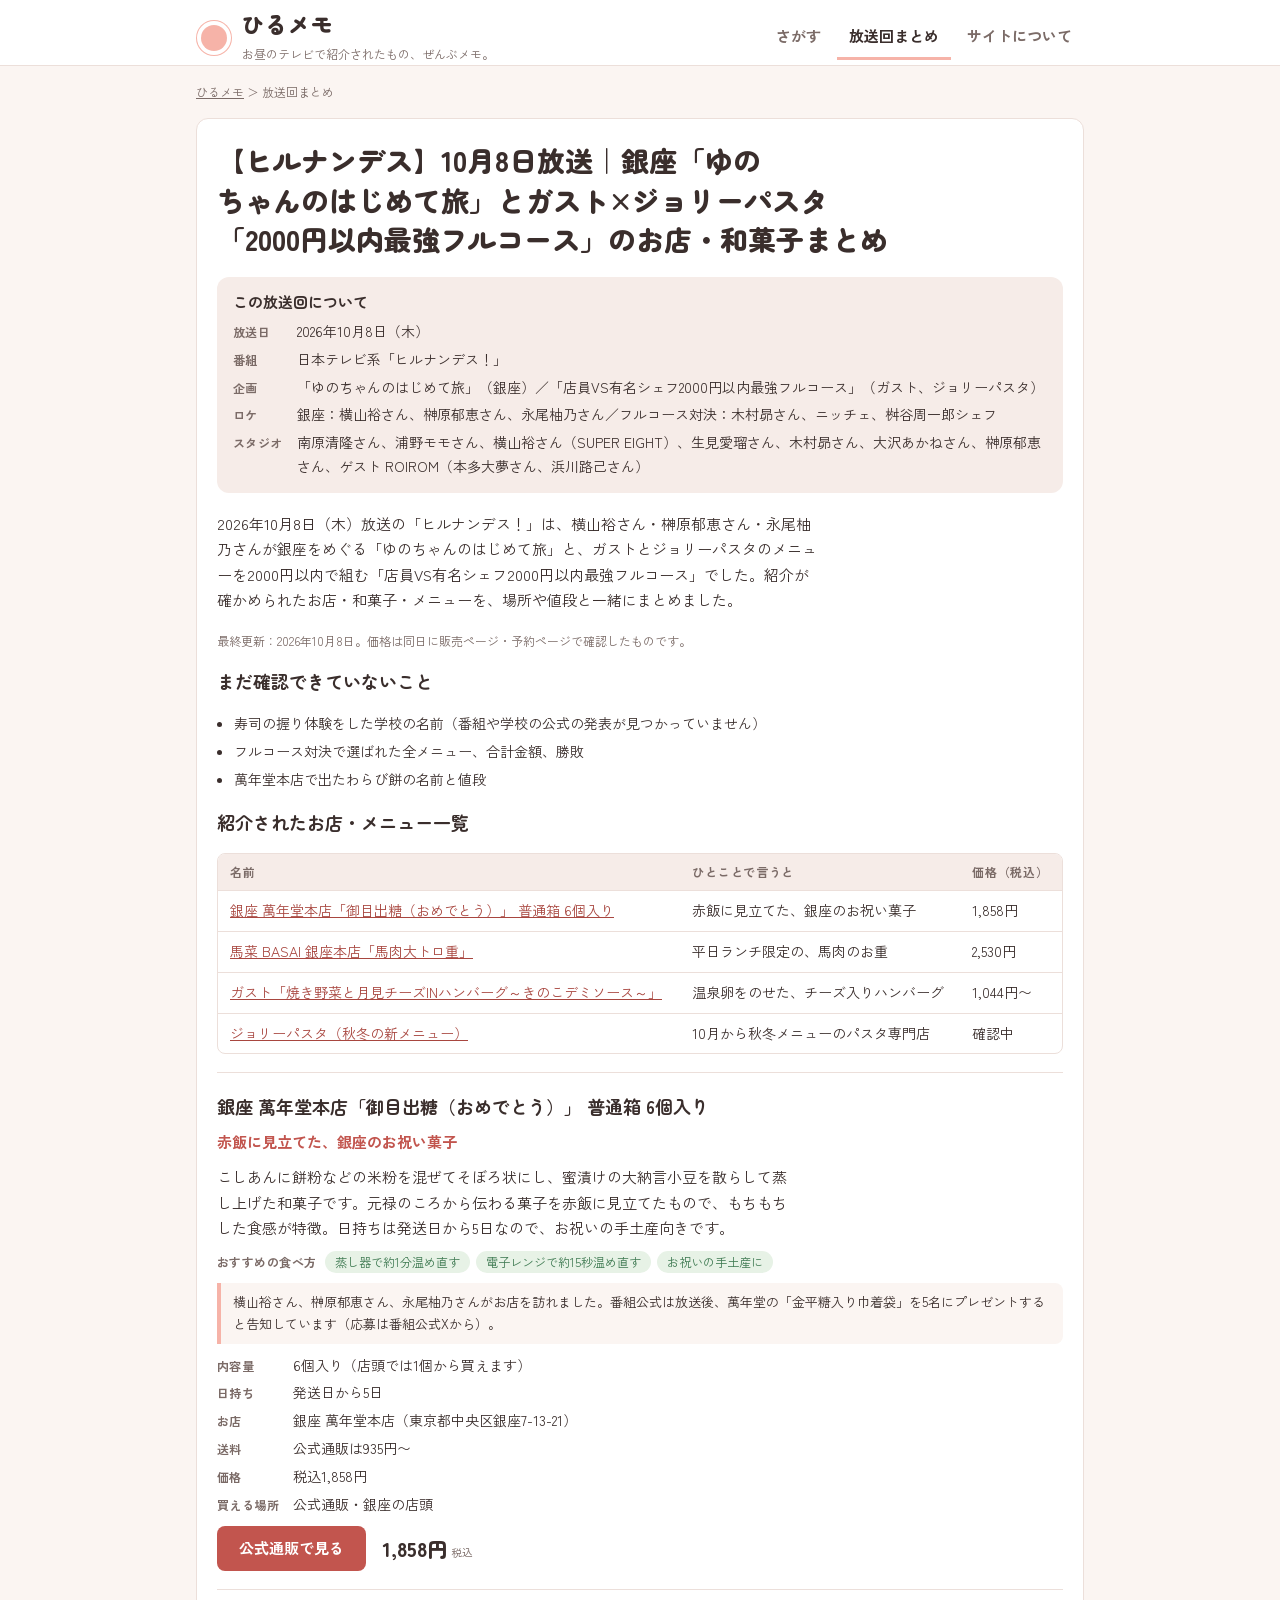
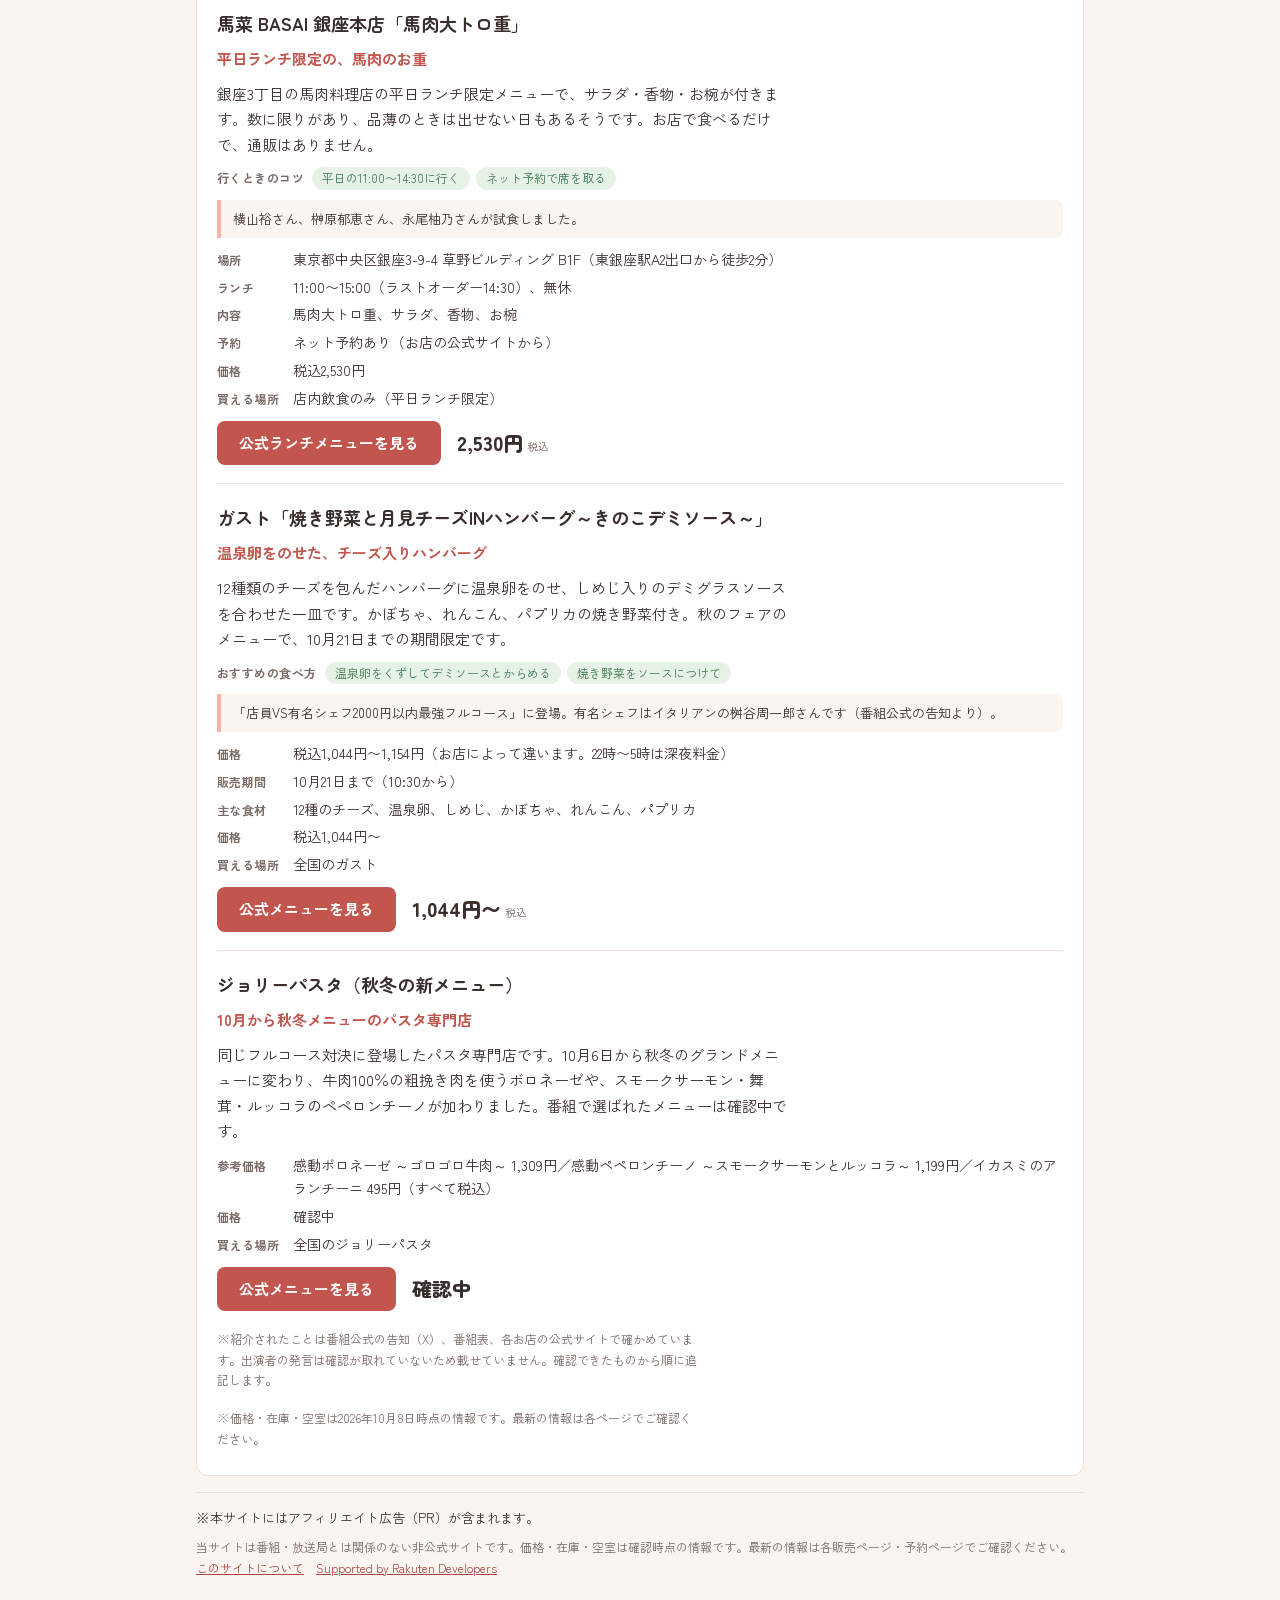
<file: site/20261008-ginza-gusto-jollypasta.html>
<!doctype html>
<html lang="ja">
<head>
<meta charset="utf-8">
<meta name="viewport" content="width=device-width,initial-scale=1">
<title>【ヒルナンデス】10月8日放送｜銀座「ゆのちゃんのはじめて旅」とガスト×ジョリーパスタ「2000円以内最強フルコース」のお店・和菓子まとめ｜ひるメモ</title>
<meta name="description" content="2026年10月8日（木）放送の「ヒルナンデス！」は、横山裕さん・榊原郁恵さん・永尾柚乃さんが銀座をめぐる「ゆのちゃんのはじめて旅」と、ガストとジョリーパスタのメニューを2000円以内で組む「店員VS有名シェフ2000円以内最強フルコース」…">
<link rel="canonical" href="https://hirumemo.com/20261008-ginza-gusto-jollypasta.html">
<meta property="og:type" content="article">
<meta property="og:site_name" content="ひるメモ">
<meta property="og:locale" content="ja_JP">
<meta property="og:title" content="【ヒルナンデス】10月8日放送｜銀座「ゆのちゃんのはじめて旅」とガスト×ジョリーパスタ「2000円以内最強フルコース」のお店・和菓子まとめ｜ひるメモ">
<meta property="og:description" content="2026年10月8日（木）放送の「ヒルナンデス！」は、横山裕さん・榊原郁恵さん・永尾柚乃さんが銀座をめぐる「ゆのちゃんのはじめて旅」と、ガストとジョリーパスタのメニューを2000円以内で組む「店員VS有名シェフ2000円以内最強フルコース」…">
<meta property="og:url" content="https://hirumemo.com/20261008-ginza-gusto-jollypasta.html">
<meta name="twitter:card" content="summary">
<meta name="twitter:title" content="【ヒルナンデス】10月8日放送｜銀座「ゆのちゃんのはじめて旅」とガスト×ジョリーパスタ「2000円以内最強フルコース」のお店・和菓子まとめ｜ひるメモ">
<meta name="twitter:description" content="2026年10月8日（木）放送の「ヒルナンデス！」は、横山裕さん・榊原郁恵さん・永尾柚乃さんが銀座をめぐる「ゆのちゃんのはじめて旅」と、ガストとジョリーパスタのメニューを2000円以内で組む「店員VS有名シェフ2000円以内最強フルコース」…">
<meta property="article:published_time" content="2026-10-08">
<meta property="article:modified_time" content="2026-10-16">
<meta name="msvalidate.01" content="BED3DDA80BBB9FC04817B4096368D5E1">
<meta name="theme-color" content="#f6a700">
<link rel="icon" href="data:image/svg+xml,%3Csvg xmlns='http://www.w3.org/2000/svg' viewBox='0 0 64 64'%3E%3Ccircle cx='32' cy='32' r='28' fill='%23f6a700'/%3E%3Ctext x='32' y='43' font-size='30' text-anchor='middle' fill='%23fff' font-family='sans-serif' font-weight='900'%3E%E3%81%B2%3C/text%3E%3C/svg%3E">
<link rel="alternate" type="application/rss+xml" title="ひるメモ 新着" href="https://hirumemo.com/feed.xml">
<script async src="https://www.googletagmanager.com/gtag/js?id=G-KXTP512PVZ"></script><script>window.dataLayer=window.dataLayer||[];function gtag(){dataLayer.push(arguments);}gtag("js",new Date());gtag("config","G-KXTP512PVZ");document.addEventListener("click",function(ev){var a=ev.target.closest&&ev.target.closest("a[href*=\"rakuten.co.jp\"]");if(a)gtag("event","affiliate_click",{link_url:a.href,link_text:(a.textContent||"").trim().slice(0,80)});});</script>
<link rel="preconnect" href="https://fonts.googleapis.com">
<link rel="preconnect" href="https://fonts.gstatic.com" crossorigin>
<link rel="stylesheet" href="https://fonts.googleapis.com/css2?family=Zen+Maru+Gothic:wght@700;900&family=Zen+Kaku+Gothic+New:wght@400;500;700&display=swap">
<style>html{color-scheme:light}body{margin:0}img{max-width:100%}
/* Single light look by choice: the page keeps its cream-and-coral palette in dark mode too. */
/* Layout: sticky masthead with two views (さがす = filterable catalogue rows, 放送回まとめ = one article per broadcast); single centered column, rows stack on phones. */
:root{
  --bg:#FBF5F2; --surface:#FFFFFF; --ink:#3A2E2C; --muted:#7B6B67; --line:#ECDFDA;
  --accent:#F6B3A8; --accent-ink:#5A1E18; --link:#A8463F; --strong:#C2554E; --strong-ink:#FFFFFF;
  --ok:#3F7A52; --ok-bg:#E7F2E6; --warn:#84590A; --warn-bg:#FFF1D6; --chip:#F6ECE8;
  --display:"Zen Maru Gothic","Hiragino Maru Gothic ProN","Hiragino Sans","Yu Gothic",sans-serif;
  --body:"Zen Kaku Gothic New","Hiragino Sans","Yu Gothic","Meiryo",sans-serif;
}
*{box-sizing:border-box}
body{background:var(--bg);color:var(--ink);font-family:var(--body);font-size:15px;line-height:1.7}
a{color:var(--link)}
button,select,input{font:inherit;color:inherit}
:focus-visible{outline:3px solid var(--link);outline-offset:2px}

.mast{position:sticky;top:env(safe-area-inset-top,0px);z-index:5;background:var(--surface);border-bottom:1px solid var(--line)}
.mast-in{max-width:920px;margin:0 auto;padding-inline:16px;padding-block:10px 0;display:flex;flex-wrap:wrap;align-items:center;gap:6px 20px}
.brand{display:flex;align-items:center;gap:10px;min-width:0}
.sun{width:26px;height:26px;margin:5px;border-radius:50%;background:var(--accent);flex:none;box-shadow:0 0 0 4px var(--surface),0 0 0 5px var(--accent)}
h1,h2,.name{word-break:auto-phrase}
.brand b{font-family:var(--display);font-weight:900;font-size:22px;letter-spacing:.04em;line-height:1.2}
.brand span{color:var(--muted);font-size:12px}
.tabs{display:flex;gap:4px;margin-left:auto}
.tab{background:none;border:0;border-bottom:3px solid transparent;padding:8px 12px 9px;cursor:pointer;font-weight:700;color:var(--muted)}
.tab[aria-selected="true"]{color:var(--ink);border-bottom-color:var(--accent)}

.wrap{max-width:920px;margin:0 auto;padding-inline:16px;padding-block:16px 48px;display:flex;flex-direction:column;gap:16px}
.demo{background:var(--warn-bg);color:var(--warn);border-radius:8px;padding:10px 14px;font-size:13px;line-height:1.6}
.demo b{font-weight:700}
.pr{color:var(--muted);font-size:12px}

h1{font-family:var(--display);font-weight:900;font-size:clamp(20px,4.6vw,28px);line-height:1.4;margin:0;text-wrap:balance}
h2{font-family:var(--display);font-weight:700;font-size:18px;line-height:1.4;margin:0;text-wrap:balance}
.lead{margin:0;color:var(--muted);max-width:40em}

.tools{display:flex;flex-direction:column;gap:12px}
.search{width:100%;padding:11px 14px;border:1px solid var(--line);border-radius:10px;background:var(--surface)}
.frow{display:flex;flex-wrap:wrap;align-items:center;gap:8px}
.flabel{font-size:12px;color:var(--muted);font-weight:700;letter-spacing:.06em;flex:none;width:5.5em}
.chip{border:1px solid var(--line);background:var(--surface);border-radius:999px;padding:5px 13px;cursor:pointer;font-size:13px;line-height:1.5}
.chip[aria-pressed="true"]{background:var(--strong);color:var(--strong-ink);border-color:var(--strong);font-weight:700}
.bar{display:flex;flex-wrap:wrap;align-items:center;justify-content:space-between;gap:8px 16px;border-top:1px solid var(--line);padding-top:12px}
.count{font-weight:700}
.count small{font-weight:400;color:var(--muted);font-size:12px;margin-left:6px}
.sort{padding:6px 10px;border:1px solid var(--line);border-radius:8px;background:var(--surface)}

.list{list-style:none;margin:0;padding:0;background:var(--surface);border:1px solid var(--line);border-radius:12px;overflow:hidden}
.item{display:grid;grid-template-columns:72px minmax(0,1fr) auto;gap:10px 16px;padding:14px 16px;border-top:1px solid var(--line);align-items:center}
.item:first-child{border-top:0}
.thumb{width:72px;aspect-ratio:1;border-radius:10px;background:var(--chip);color:var(--link);display:grid;place-items:center;flex:none;align-self:start}
.thumb svg{width:56%;height:56%}
.block-head{display:flex;gap:12px;align-items:center}
.block-head h3{min-width:0}
.item-main{min-width:0;display:flex;flex-direction:column;gap:4px}
.name{font-weight:700;font-size:16px;line-height:1.5;overflow-wrap:anywhere}
.meta{display:flex;flex-wrap:wrap;gap:2px 12px;color:var(--muted);font-size:13px}
.badges{display:flex;flex-wrap:wrap;gap:6px;margin-top:2px}
.badge{font-size:12px;line-height:1.5;padding:1px 9px;border-radius:999px;background:var(--chip);color:var(--ink)}
.badge.ok{background:var(--ok-bg);color:var(--ok)}
.badge.wait{background:var(--warn-bg);color:var(--warn)}
.item-side{display:flex;flex-direction:column;align-items:flex-end;gap:8px}
.price{font-family:var(--display);font-weight:900;font-size:20px;font-variant-numeric:tabular-nums;line-height:1.2;white-space:nowrap}
.price small{font-family:var(--body);font-weight:400;font-size:11px;color:var(--muted);margin-left:4px}
.price.none{font-family:var(--body);font-weight:500;font-size:13px;color:var(--muted)}
.acts{display:flex;flex-wrap:wrap;gap:8px;justify-content:flex-end}
.btn{display:inline-block;background:var(--accent);color:var(--accent-ink);font-weight:700;font-size:13px;text-decoration:none;border:0;border-radius:8px;padding:7px 14px;cursor:pointer;line-height:1.5}
.btn.ghost{background:none;color:var(--link);border:1px solid var(--line)}
.btn.off{background:var(--chip);color:var(--muted);cursor:default}
.empty{background:var(--surface);border:1px dashed var(--line);border-radius:12px;padding:28px 16px;text-align:center;color:var(--muted);display:flex;flex-direction:column;gap:12px;align-items:center}

.pick{display:flex;flex-wrap:wrap;align-items:center;gap:8px}
.pick label{font-size:12px;color:var(--muted);font-weight:700;letter-spacing:.06em}
.pick select{padding:8px 10px;border:1px solid var(--line);border-radius:8px;background:var(--surface);max-width:100%}
.article{background:var(--surface);border:1px solid var(--line);border-radius:12px;padding:22px 20px 26px;display:flex;flex-direction:column;gap:18px}
.article p{margin:0;max-width:40em}
.tbl{overflow-x:auto;border:1px solid var(--line);border-radius:8px}
table{border-collapse:collapse;width:100%;min-width:460px;font-size:14px}
th,td{text-align:left;padding:8px 12px;border-top:1px solid var(--line);vertical-align:top}
thead th{border-top:0;background:var(--chip);font-size:12px;letter-spacing:.06em;color:var(--muted)}
td.num{font-variant-numeric:tabular-nums;white-space:nowrap}
.block{border-top:1px solid var(--line);padding-top:16px;display:flex;flex-direction:column;gap:8px}
.block h3{font-size:16px;font-weight:700;margin:0;line-height:1.5;overflow-wrap:anywhere}
.block ul{margin:0;padding-left:1.2em}
.todo{color:var(--muted);font-style:normal;background:var(--chip);border-radius:4px;padding:0 6px}
.sample{border:1px dashed var(--line);border-radius:8px;padding:12px 14px;font-size:13px;color:var(--muted);display:flex;flex-direction:column;gap:4px}
.sample b{color:var(--ink)}
.note{font-size:12px;color:var(--muted)}
footer{color:var(--muted);font-size:12px;border-top:1px solid var(--line);padding-top:14px}

@media (max-width:600px){
  .tabs{margin-left:0;width:100%}
  .tab{flex:1}
  .item{grid-template-columns:64px minmax(0,1fr)}
  .thumb{width:64px}
  .item-side{grid-column:1/-1;flex-direction:row;align-items:center;justify-content:space-between;flex-wrap:wrap}
  .flabel{width:100%}
  .article{padding:18px 14px 22px}
}
@media (prefers-reduced-motion:no-preference){ .chip,.btn,.tab{transition:background-color .12s,color .12s,border-color .12s} }

[hidden]{display:none!important}
.crumbs{font-size:12px;color:var(--muted)}
.crumbs a{color:var(--muted)}
.mast a.brand{color:inherit;text-decoration:none}
.navlinks{display:flex;gap:4px;margin-left:auto;flex-wrap:wrap}
.navlinks a{padding:8px 12px 9px;font-weight:700;color:var(--muted);text-decoration:none;border-bottom:3px solid transparent}
.navlinks a[aria-current="page"]{color:var(--ink);border-bottom-color:var(--accent)}
.blist{list-style:none;margin:0;padding:0;display:flex;flex-direction:column;gap:8px}
.blist a{display:block;background:var(--surface);border:1px solid var(--line);border-radius:10px;padding:12px 16px;text-decoration:none;color:var(--ink);font-weight:700}
.blist small{display:block;font-weight:400;color:var(--muted);font-size:12px}
.prose{background:var(--surface);border:1px solid var(--line);border-radius:12px;padding:22px 20px;display:flex;flex-direction:column;gap:14px}
.prose p,.prose ul{margin:0;max-width:40em}

/* catalogue: photo-first cards */
.cards{list-style:none;margin:0;padding:0;display:grid;grid-template-columns:repeat(auto-fill,minmax(200px,1fr));gap:14px}
.card{background:var(--surface);border:1px solid var(--line);border-radius:14px;overflow:hidden;display:flex;flex-direction:column;min-width:0}
.ph{display:block;aspect-ratio:1;background:#fff;border-bottom:1px solid var(--line);position:relative}
.ph img{width:100%;height:100%;object-fit:contain;display:block}
.ph.none{background:var(--chip);color:var(--link);display:grid;place-items:center;text-decoration:none;text-align:center;font-size:12px;line-height:1.6}
.ph.none svg{width:38%;height:auto;display:block;margin:0 auto 6px}
.kind{position:absolute;left:8px;top:8px;background:var(--strong);color:var(--strong-ink);font-size:11px;font-weight:700;border-radius:999px;padding:1px 10px;line-height:1.7}
.card-b{padding:12px 12px 14px;display:flex;flex-direction:column;gap:6px;flex:1;min-width:0}
.ep{font-size:11px;color:var(--muted);line-height:1.5}
.card .name{font-size:14px;line-height:1.5}
.card .name a{color:inherit;text-decoration:none}
.catch{font-size:13px;line-height:1.6;color:var(--ink);margin:0}
.card .price{font-size:19px;margin-top:auto;padding-top:4px;white-space:normal}
.cond{font-size:11px;color:var(--muted);line-height:1.5}
.card .btn{text-align:center;padding:9px 10px}
.more{font-size:12px;text-align:center}

/* article */
.epbox{background:var(--chip);border-radius:12px;padding:14px 16px;display:flex;flex-direction:column;gap:8px}
.epbox h2{font-size:15px}
dl.kv{margin:0;display:grid;grid-template-columns:auto minmax(0,1fr);gap:4px 14px;font-size:14px}
dl.kv dt{color:var(--muted);font-weight:700;font-size:12px;letter-spacing:.04em;padding-top:2px;white-space:nowrap}
dl.kv dd{margin:0;min-width:0;overflow-wrap:anywhere}
.block{display:grid;grid-template-columns:300px minmax(0,1fr);gap:18px;align-items:start;padding-top:20px}
.block .ph{border:1px solid var(--line);border-radius:14px;overflow:hidden}
.block-b{display:flex;flex-direction:column;gap:10px;min-width:0}
.block h3{font-family:var(--display);font-size:18px;line-height:1.5}
.block .catch{font-weight:700;font-size:15px;color:var(--strong)}
.block p{max-width:38em}
.eat{display:flex;flex-wrap:wrap;gap:6px;align-items:center}
.eat b{font-size:12px;color:var(--muted);letter-spacing:.04em;margin-right:2px}
.eat span{background:var(--ok-bg);color:var(--ok);border-radius:999px;padding:1px 10px;font-size:12px;line-height:1.7}
.said{border-left:4px solid var(--accent);background:var(--bg);border-radius:0 8px 8px 0;padding:8px 12px;font-size:13px}
.buyrow{display:flex;flex-wrap:wrap;align-items:center;gap:10px 16px}
.btn.big{font-size:15px;padding:11px 22px;background:var(--strong);color:var(--strong-ink)}
.sub{font-weight:700;font-size:13px;color:var(--muted);letter-spacing:.04em;margin-top:4px}
.article table{min-width:0}
.block td:first-child{min-width:4.6em}
.block.nophoto{grid-template-columns:1fr}
.block{scroll-margin-top:84px}
.ph.cover img{object-fit:cover}
.kakaku{border:1px solid var(--line);border-radius:12px;padding:12px 14px;display:flex;flex-direction:column;gap:8px;background:var(--bg)}
.kakaku h4{margin:0;font-size:13px;font-weight:700;letter-spacing:.04em;color:var(--muted)}
.kakaku ul{list-style:none;margin:0;padding:0;display:flex;flex-direction:column;gap:6px}
.kakaku li{display:grid;grid-template-columns:minmax(0,1fr) auto;gap:2px 10px;align-items:center;background:var(--surface);border:1px solid var(--line);border-radius:10px;padding:8px 10px}
.kakaku li .p{grid-column:1;grid-row:1}
.kakaku li .shopnm{grid-column:1;grid-row:2}
.kakaku li a{grid-column:2;grid-row:1/3}
.kakaku .p{font-family:var(--display);font-weight:900;font-size:17px;white-space:nowrap}
.kakaku .p small{font-family:var(--body);font-weight:400;font-size:11px;color:var(--muted);margin-left:4px}
.kakaku .shopnm{font-size:12px;line-height:1.5;min-width:0;overflow-wrap:anywhere}
.kakaku .tag{display:inline-block;white-space:nowrap;font-size:11px;font-weight:700;border-radius:999px;padding:0 8px;line-height:1.7;background:var(--ok-bg);color:var(--ok);margin-right:4px}
.kakaku .tag.off{background:var(--warn-bg);color:var(--warn)}
.kakaku .tag.tv{background:var(--chip);color:var(--ink)}
.kakaku li.gone{opacity:.6}
.kakaku p{font-size:13px}
.mark{font-size:11px;font-weight:700;border-radius:6px;padding:2px 8px;line-height:1.6;align-self:flex-start}
.mark.gone{background:var(--warn-bg);color:var(--warn)}
.mark.alt{background:var(--ok-bg);color:var(--ok);text-decoration:none}
.kotsu{margin:0;padding-left:1.2em;font-size:14px;display:flex;flex-direction:column;gap:4px}
.credit{position:absolute;left:0;bottom:0;background:rgba(0,0,0,.6);color:#fff;font-size:10px;line-height:1.6;padding:1px 7px;border-radius:0 6px 0 0}
.phs{display:flex;flex-direction:column;gap:10px;min-width:0}
.block .ph.land{aspect-ratio:16/9}
.prnote{margin:0 0 8px;font-size:13px;color:var(--ink)}
/* まとめ買いリスト */
.add{border:1px solid var(--strong);background:var(--surface);color:var(--strong);font-weight:700;font-size:12px;border-radius:8px;padding:7px 8px;cursor:pointer;line-height:1.5}
.add[aria-pressed="true"]{background:var(--ok-bg);border-color:var(--ok);color:var(--ok)}
.bulk{background:var(--warn-bg);border-radius:12px;padding:14px 16px;display:flex;flex-direction:column;gap:8px}
.bulk h2{font-size:15px}
.bulk p{margin:0;font-size:14px}
.cartbar{position:fixed;left:0;right:0;bottom:0;z-index:8;background:var(--ink);color:#fff;padding:10px 16px calc(10px + env(safe-area-inset-bottom,0px));display:flex;align-items:center;justify-content:center;gap:10px 16px;flex-wrap:wrap}
.cartbar b{font-family:var(--display);font-size:16px}
.cartbar .btn{background:var(--accent);color:var(--accent-ink)}
body.hascart{padding-bottom:76px}
.cartpanel{position:fixed;inset:0;z-index:9;background:rgba(58,46,44,.45);display:flex;align-items:flex-end;justify-content:center}
.cartsheet{background:var(--surface);width:100%;max-width:560px;max-height:86vh;overflow:auto;border-radius:16px 16px 0 0;padding:18px 16px calc(18px + env(safe-area-inset-bottom,0px));display:flex;flex-direction:column;gap:12px}
.carthead{display:flex;align-items:center;justify-content:space-between;gap:12px}
.cartsheet p{margin:0;font-size:13px}
.cartlist{list-style:none;margin:0;padding:0;display:flex;flex-direction:column}
.cartlist li{display:grid;grid-template-columns:64px minmax(0,1fr) auto;gap:10px;align-items:center;padding:10px 0;border-top:1px solid var(--line)}
.cartlist img{width:64px;height:64px;object-fit:contain;border:1px solid var(--line);border-radius:8px;background:#fff}
.cartlist .nm{font-size:13px;font-weight:700;line-height:1.5}
.cartlist .pr2{font-size:13px;color:var(--muted)}
.cartlist .ops{display:flex;flex-direction:column;gap:6px;align-items:stretch;text-align:center}
.cartlist .seen{font-size:11px;color:var(--ok)}
.x{background:none;border:0;color:var(--muted);font-size:12px;text-decoration:underline;cursor:pointer;padding:2px}
.carttotal{display:flex;justify-content:space-between;align-items:baseline;border-top:2px solid var(--ink);padding-top:10px;font-weight:700}
@media (max-width:720px){.block{grid-template-columns:1fr}.block .ph{max-width:340px;width:100%;margin:0 auto}}
@media (max-width:600px){
  .navlinks{margin-left:0;width:100%}.navlinks a{flex:1;text-align:center;white-space:nowrap;font-size:14px;padding-inline:4px}
  .cards{grid-template-columns:repeat(2,minmax(0,1fr));gap:10px}
  .card-b{padding:10px 10px 12px}
  .card .price{font-size:17px}
}
</style>
</head>
<body>
<header class="mast"><div class="mast-in">
<a class="brand" href="./"><div class="sun" aria-hidden="true"></div><div><b>ひるメモ</b><br><span>お昼のテレビで紹介されたもの、ぜんぶメモ。</span></div></a>
<nav class="navlinks" aria-label="メニュー"><a href="./">さがす</a><a href="./#kai" aria-current="page">放送回まとめ</a><a href="about.html">サイトについて</a></nav>
</div></header>
<div class="wrap">
<main style="display:flex;flex-direction:column;gap:16px">
<div class="crumbs"><a href="./">ひるメモ</a> ＞ 放送回まとめ</div>
<article class="article">
<h1>【ヒルナンデス】10月8日放送｜銀座「ゆのちゃんのはじめて旅」とガスト×ジョリーパスタ「2000円以内最強フルコース」のお店・和菓子まとめ</h1>
<div class="epbox"><h2>この放送回について</h2><dl class="kv"><dt>放送日</dt><dd>2026年10月8日（木）</dd><dt>番組</dt><dd>日本テレビ系「ヒルナンデス！」</dd><dt>企画</dt><dd>「ゆのちゃんのはじめて旅」（銀座）／「店員VS有名シェフ2000円以内最強フルコース」（ガスト、ジョリーパスタ）</dd><dt>ロケ</dt><dd>銀座：横山裕さん、榊原郁恵さん、永尾柚乃さん／フルコース対決：木村昴さん、ニッチェ、桝谷周一郎シェフ</dd><dt>スタジオ</dt><dd>南原清隆さん、浦野モモさん、横山裕さん（SUPER EIGHT）、生見愛瑠さん、木村昴さん、大沢あかねさん、榊原郁恵さん、ゲスト ROIROM（本多大夢さん、浜川路己さん）</dd></dl></div>
<p>2026年10月8日（木）放送の「ヒルナンデス！」は、横山裕さん・榊原郁恵さん・永尾柚乃さんが銀座をめぐる「ゆのちゃんのはじめて旅」と、ガストとジョリーパスタのメニューを2000円以内で組む「店員VS有名シェフ2000円以内最強フルコース」でした。紹介が確かめられたお店・和菓子・メニューを、場所や値段と一緒にまとめました。</p>
<p class="note">最終更新：2026年10月8日。価格は同日に販売ページ・予約ページで確認したものです。</p>
<h2>まだ確認できていないこと</h2><ul class="kotsu"><li>寿司の握り体験をした学校の名前（番組や学校の公式の発表が見つかっていません）</li><li>フルコース対決で選ばれた全メニュー、合計金額、勝敗</li><li>萬年堂本店で出たわらび餅の名前と値段</li></ul>

<h2>紹介されたお店・メニュー一覧</h2><div class="tbl"><table><thead><tr><th>名前</th><th>ひとことで言うと</th><th>価格（税込）</th></tr></thead><tbody><tr><td><a href="#i1">銀座 萬年堂本店「御目出糖（おめでとう）」 普通箱 6個入り</a></td><td>赤飯に見立てた、銀座のお祝い菓子</td><td class="num">1,858円</td></tr><tr><td><a href="#i2">馬菜 BASAI 銀座本店「馬肉大トロ重」</a></td><td>平日ランチ限定の、馬肉のお重</td><td class="num">2,530円</td></tr><tr><td><a href="#i3">ガスト「焼き野菜と月見チーズINハンバーグ～きのこデミソース～」</a></td><td>温泉卵をのせた、チーズ入りハンバーグ</td><td class="num">1,044円〜</td></tr><tr><td><a href="#i4">ジョリーパスタ（秋冬の新メニュー）</a></td><td>10月から秋冬メニューのパスタ専門店</td><td class="num">確認中</td></tr></tbody></table></div>
<section class="block nophoto" id="i1">
<div class="block-b"><h3>銀座 萬年堂本店「御目出糖（おめでとう）」 普通箱 6個入り</h3>
<p class="catch">赤飯に見立てた、銀座のお祝い菓子</p>
<p>こしあんに餅粉などの米粉を混ぜてそぼろ状にし、蜜漬けの大納言小豆を散らして蒸し上げた和菓子です。元禄のころから伝わる菓子を赤飯に見立てたもので、もちもちした食感が特徴。日持ちは発送日から5日なので、お祝いの手土産向きです。</p>
<div class="eat"><b>おすすめの食べ方</b><span>蒸し器で約1分温め直す</span><span>電子レンジで約15秒温め直す</span><span>お祝いの手土産に</span></div><div class="said">横山裕さん、榊原郁恵さん、永尾柚乃さんがお店を訪れました。番組公式は放送後、萬年堂の「金平糖入り巾着袋」を5名にプレゼントすると告知しています（応募は番組公式Xから）。</div>
<dl class="kv"><dt>内容量</dt><dd>6個入り（店頭では1個から買えます）</dd><dt>日持ち</dt><dd>発送日から5日</dd><dt>お店</dt><dd>銀座 萬年堂本店（東京都中央区銀座7-13-21）</dd><dt>送料</dt><dd>公式通販は935円〜</dd><dt>価格</dt><dd>税込1,858円</dd><dt>買える場所</dt><dd>公式通販・銀座の店頭</dd></dl>


<div class="buyrow"><a class="btn big" href="https://ginmannendou.shop24.makeshop.jp/shopdetail/000000000001/ct7/page1/price/" target="_blank" rel="noopener">公式通販で見る</a><span class="price">1,858円<small>税込</small></span></div></div></section><section class="block nophoto" id="i2">
<div class="block-b"><h3>馬菜 BASAI 銀座本店「馬肉大トロ重」</h3>
<p class="catch">平日ランチ限定の、馬肉のお重</p>
<p>銀座3丁目の馬肉料理店の平日ランチ限定メニューで、サラダ・香物・お椀が付きます。数に限りがあり、品薄のときは出せない日もあるそうです。お店で食べるだけで、通販はありません。</p>
<div class="eat"><b>行くときのコツ</b><span>平日の11:00〜14:30に行く</span><span>ネット予約で席を取る</span></div><div class="said">横山裕さん、榊原郁恵さん、永尾柚乃さんが試食しました。</div>
<dl class="kv"><dt>場所</dt><dd>東京都中央区銀座3-9-4 草野ビルディング B1F（東銀座駅A2出口から徒歩2分）</dd><dt>ランチ</dt><dd>11:00〜15:00（ラストオーダー14:30）、無休</dd><dt>内容</dt><dd>馬肉大トロ重、サラダ、香物、お椀</dd><dt>予約</dt><dd>ネット予約あり（お店の公式サイトから）</dd><dt>価格</dt><dd>税込2,530円</dd><dt>買える場所</dt><dd>店内飲食のみ（平日ランチ限定）</dd></dl>


<div class="buyrow"><a class="btn big" href="https://basai-ginza.com/lunch/" target="_blank" rel="noopener">公式ランチメニューを見る</a><span class="price">2,530円<small>税込</small></span></div></div></section><section class="block nophoto" id="i3">
<div class="block-b"><h3>ガスト「焼き野菜と月見チーズINハンバーグ～きのこデミソース～」</h3>
<p class="catch">温泉卵をのせた、チーズ入りハンバーグ</p>
<p>12種類のチーズを包んだハンバーグに温泉卵をのせ、しめじ入りのデミグラスソースを合わせた一皿です。かぼちゃ、れんこん、パプリカの焼き野菜付き。秋のフェアのメニューで、10月21日までの期間限定です。</p>
<div class="eat"><b>おすすめの食べ方</b><span>温泉卵をくずしてデミソースとからめる</span><span>焼き野菜をソースにつけて</span></div><div class="said">「店員VS有名シェフ2000円以内最強フルコース」に登場。有名シェフはイタリアンの桝谷周一郎さんです（番組公式の告知より）。</div>
<dl class="kv"><dt>価格</dt><dd>税込1,044円〜1,154円（お店によって違います。22時〜5時は深夜料金）</dd><dt>販売期間</dt><dd>10月21日まで（10:30から）</dd><dt>主な食材</dt><dd>12種のチーズ、温泉卵、しめじ、かぼちゃ、れんこん、パプリカ</dd><dt>価格</dt><dd>税込1,044円〜</dd><dt>買える場所</dt><dd>全国のガスト</dd></dl>


<div class="buyrow"><a class="btn big" href="https://www.skylark.co.jp/gusto/menu/fair3/index.html" target="_blank" rel="noopener">公式メニューを見る</a><span class="price">1,044円〜<small>税込</small></span></div></div></section><section class="block nophoto" id="i4">
<div class="block-b"><h3>ジョリーパスタ（秋冬の新メニュー）</h3>
<p class="catch">10月から秋冬メニューのパスタ専門店</p>
<p>同じフルコース対決に登場したパスタ専門店です。10月6日から秋冬のグランドメニューに変わり、牛肉100％の粗挽き肉を使うボロネーゼや、スモークサーモン・舞茸・ルッコラのペペロンチーノが加わりました。番組で選ばれたメニューは確認中です。</p>

<dl class="kv"><dt>参考価格</dt><dd>感動ボロネーゼ ～ゴロゴロ牛肉～ 1,309円／感動ペペロンチーノ ～スモークサーモンとルッコラ～ 1,199円／イカスミのアランチーニ 495円（すべて税込）</dd><dt>価格</dt><dd>確認中</dd><dt>買える場所</dt><dd>全国のジョリーパスタ</dd></dl>


<div class="buyrow"><a class="btn big" href="https://www.jolly-pasta.co.jp/menu/" target="_blank" rel="noopener">公式メニューを見る</a><span class="price">確認中<small></small></span></div></div></section>
<p class="note">※紹介されたことは番組公式の告知（X）、番組表、各お店の公式サイトで確かめています。出演者の発言は確認が取れていないため載せていません。確認できたものから順に追記します。</p>
<p class="note">※価格・在庫・空室は2026年10月8日時点の情報です。最新の情報は各ページでご確認ください。</p>
</article></main><script type="application/ld+json">{"@context": "https://schema.org", "@graph": [{"@type": "Article", "headline": "【ヒルナンデス】10月8日放送｜銀座「ゆのちゃんのはじめて旅」とガスト×ジョリーパスタ「2000円以内最強フルコース」のお店・和菓子まとめ", "datePublished": "2026-10-08", "dateModified": "2026-10-16", "inLanguage": "ja", "mainEntityOfPage": "https://hirumemo.com/20261008-ginza-gusto-jollypasta.html", "author": {"@type": "Organization", "name": "ひるメモ", "url": "https://hirumemo.com/"}, "publisher": {"@type": "Organization", "name": "ひるメモ", "url": "https://hirumemo.com/"}}, {"@type": "BreadcrumbList", "itemListElement": [{"@type": "ListItem", "position": 1, "name": "ひるメモ", "item": "https://hirumemo.com/"}, {"@type": "ListItem", "position": 2, "name": "【ヒルナンデス】10月8日放送｜銀座「ゆのちゃんのはじめて旅」とガスト×ジョリーパスタ「2000円以内最強フルコース」の", "item": "https://hirumemo.com/20261008-ginza-gusto-jollypasta.html"}]}, {"@type": "ItemList", "name": "紹介されたお店・メニュー一覧", "itemListElement": [{"@type": "ListItem", "position": 1, "name": "銀座 萬年堂本店「御目出糖（おめでとう）」 普通箱 6個入り", "url": "https://hirumemo.com/20261008-ginza-gusto-jollypasta.html#i1"}, {"@type": "ListItem", "position": 2, "name": "馬菜 BASAI 銀座本店「馬肉大トロ重」", "url": "https://hirumemo.com/20261008-ginza-gusto-jollypasta.html#i2"}, {"@type": "ListItem", "position": 3, "name": "ガスト「焼き野菜と月見チーズINハンバーグ～きのこデミソース～」", "url": "https://hirumemo.com/20261008-ginza-gusto-jollypasta.html#i3"}, {"@type": "ListItem", "position": 4, "name": "ジョリーパスタ（秋冬の新メニュー）", "url": "https://hirumemo.com/20261008-ginza-gusto-jollypasta.html#i4"}]}]}</script>
<footer><p class="prnote">※本サイトにはアフィリエイト広告（PR）が含まれます。</p>当サイトは番組・放送局とは関係のない非公式サイトです。価格・在庫・空室は確認時点の情報です。最新の情報は各販売ページ・予約ページでご確認ください。<br><a href="about.html">このサイトについて</a>　<a href="https://developers.rakuten.com/" target="_blank" rel="noopener">Supported by Rakuten Developers</a></footer>
</div>
<script>
(function(){
  var SHOPS={"AKOMEYA TOKYO": {"label": "AKOMEYA TOKYO 楽天市場店", "url": "https://hb.afl.rakuten.co.jp/hgc/584a3b37.2a4108aa.584a3b38.a1b9d8be/?pc=https%3A%2F%2Fwww.rakuten.co.jp%2Fakomeyatokyo%2Fcontents%2Fmedia%2F20250919%2F&link_type=text&ut=eyJwYWdlIjoidXJsIiwidHlwZSI6InRleHQiLCJjb2wiOjF9", "ship": "送料の目安：宅配便 710円（北海道 1,420円・沖縄 2,130円）、メール便対応の商品は 250円。2026年10月8日確認。"}}, KEY='hirumemo-list', L=[], seen={};
  try{ L=JSON.parse(localStorage.getItem(KEY)||'[]')||[]; }catch(e){ L=[]; }
  function save(){ try{ localStorage.setItem(KEY,JSON.stringify(L)); }catch(e){} }
  function yen(n){ return Number(n).toLocaleString('ja-JP')+'円'; }
  function has(id){ return L.some(function(x){return x.id===id}); }
  function esc(s){ var d=document.createElement('div'); d.textContent=s; return d.innerHTML; }
  var bar=document.createElement('div'); bar.className='cartbar'; bar.hidden=true;
  var panel=document.createElement('div'); panel.className='cartpanel'; panel.hidden=true;
  document.body.appendChild(bar); document.body.appendChild(panel);
  function draw(){
    Array.prototype.forEach.call(document.querySelectorAll('.add'),function(b){
      var on=has(b.dataset.id); b.setAttribute('aria-pressed',String(on)); b.textContent=on?'✓ リストに入れました':'＋ まとめ買いリストへ';
    });
    var total=L.reduce(function(a,x){return a+Number(x.price)},0);
    bar.hidden=L.length===0; document.body.classList.toggle('hascart',L.length>0);
    bar.innerHTML='<span>まとめ買いリスト <b>'+L.length+'品</b>　合計 <b>'+yen(total)+'</b><small>（税込・送料別）</small></span><button class="btn" type="button" data-act="open">リストを見て買う</button>';
    if(L.length===0){ panel.hidden=true; return; }
    var shops={}; L.forEach(function(x){ (shops[x.shop]=shops[x.shop]||[]).push(x); });
    var h='<div class="cartsheet" role="dialog" aria-label="まとめ買いリスト"><div class="carthead"><h2>まとめ買いリスト</h2><button class="btn ghost" type="button" data-act="close">とじる</button></div>';
    Object.keys(shops).forEach(function(k){
      var s=SHOPS[k]||{label:k};
      h+='<p><b>'+esc(s.label)+'</b>の商品です。上から順に「楽天市場で見る」を押して買い物かごに入れていくと、1回の注文にまとめられます。</p>'+(s.ship?'<p class="note">'+esc(s.ship)+'</p>':'')+'<ul class="cartlist">';
      shops[k].forEach(function(x){
        h+='<li><img src="'+esc(x.img)+'" alt="" width="64" height="64" loading="lazy"><div><div class="nm">'+esc(x.name)+'</div><div class="pr2">'+yen(x.price)+'（税込）</div></div><div class="ops"><a class="btn" href="'+esc(x.url)+'" target="_blank" rel="nofollow sponsored noopener" data-seen="'+esc(x.id)+'">楽天市場で見る</a>'+(seen[x.id]?'<span class="seen">✓ 開きました</span>':'')+'<button class="x" type="button" data-rm="'+esc(x.id)+'">リストから外す</button></div></li>';
      });
      h+='</ul>'+(s.url?'<div><a class="btn ghost" href="'+esc(s.url)+'" target="_blank" rel="nofollow sponsored noopener">お店の紹介商品ページでまとめて選ぶ</a></div>':'');
    });
    h+='<div class="carttotal"><span>合計（'+L.length+'品）</span><span>'+yen(total)+'<small>（税込・送料別）</small></span></div><p class="note">価格は確認時点のものです。最新の価格と送料は楽天市場の注文画面でご確認ください。</p></div>';
    panel.innerHTML=h;
  }
  document.addEventListener('click',function(ev){
    var t=ev.target, b=t.closest('.add');
    if(b){ var id=b.dataset.id; if(has(id)) L=L.filter(function(x){return x.id!==id}); else L.push({id:id,shop:b.dataset.shop,name:b.dataset.name,price:Number(b.dataset.price),url:b.dataset.url,img:b.dataset.img}); save(); draw(); return; }
    if(t.closest('[data-act="open"]')){ panel.hidden=false; return; }
    if(t.closest('[data-act="close"]')||t===panel){ panel.hidden=true; return; }
    var r=t.closest('[data-rm]'); if(r){ L=L.filter(function(x){return x.id!==r.dataset.rm}); save(); draw(); return; }
    var s=t.closest('[data-seen]'); if(s){ seen[s.dataset.seen]=1; setTimeout(draw,300); }
  });
  document.addEventListener('keydown',function(ev){ if(ev.key==='Escape') panel.hidden=true; });
  draw();
})();
</script>
</body>
</html>
</file>
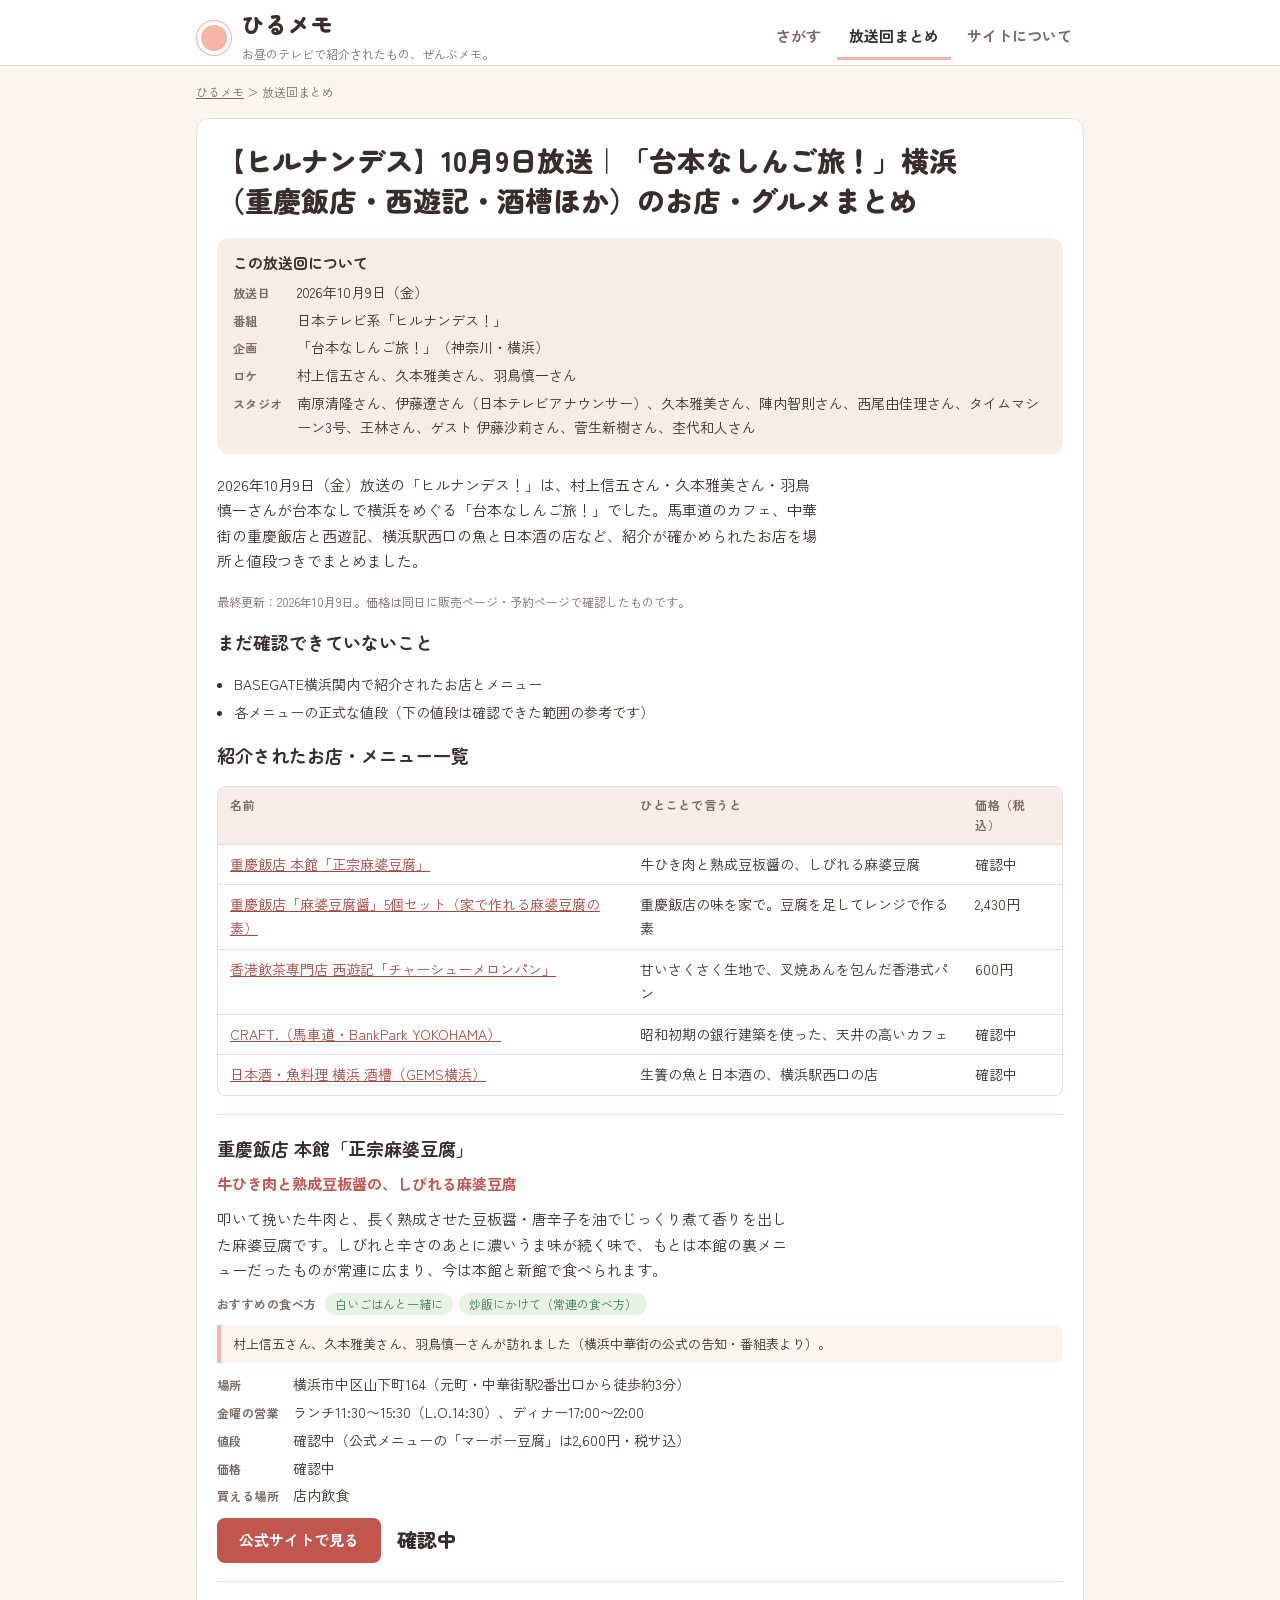
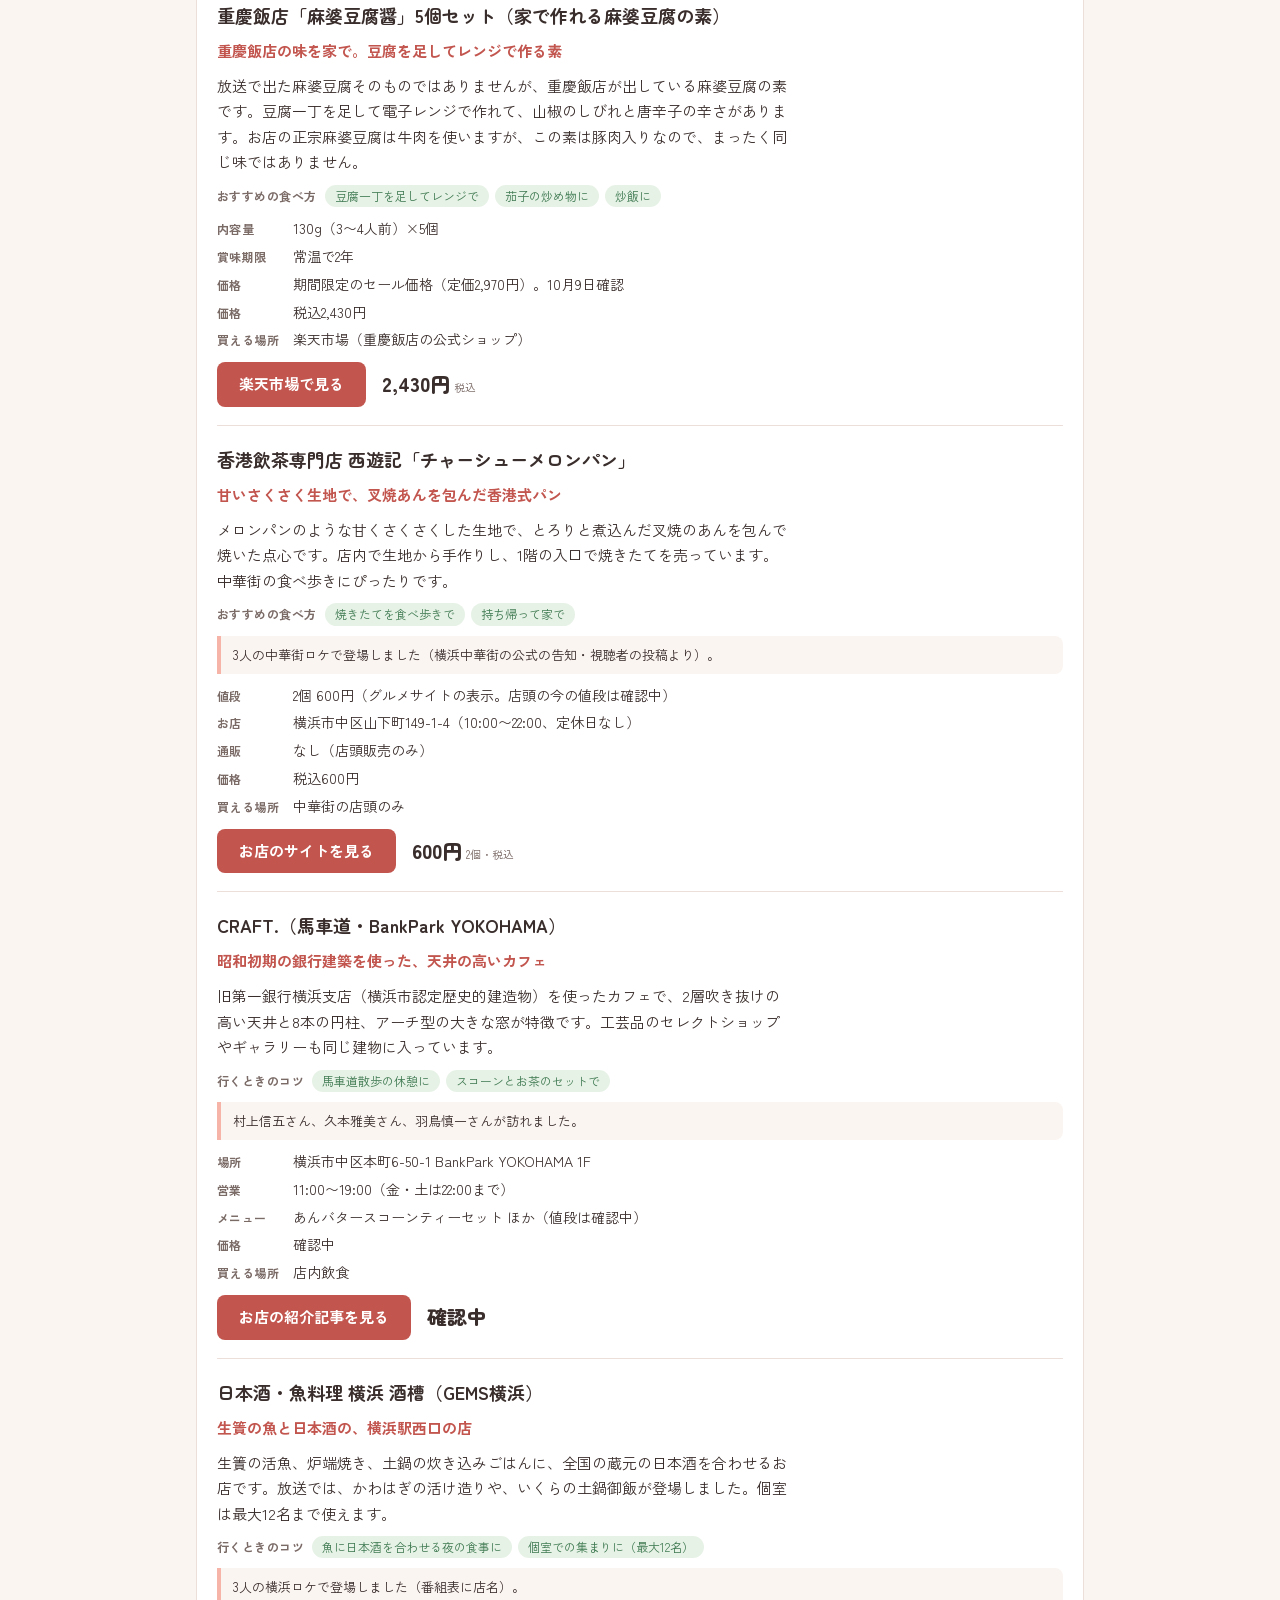
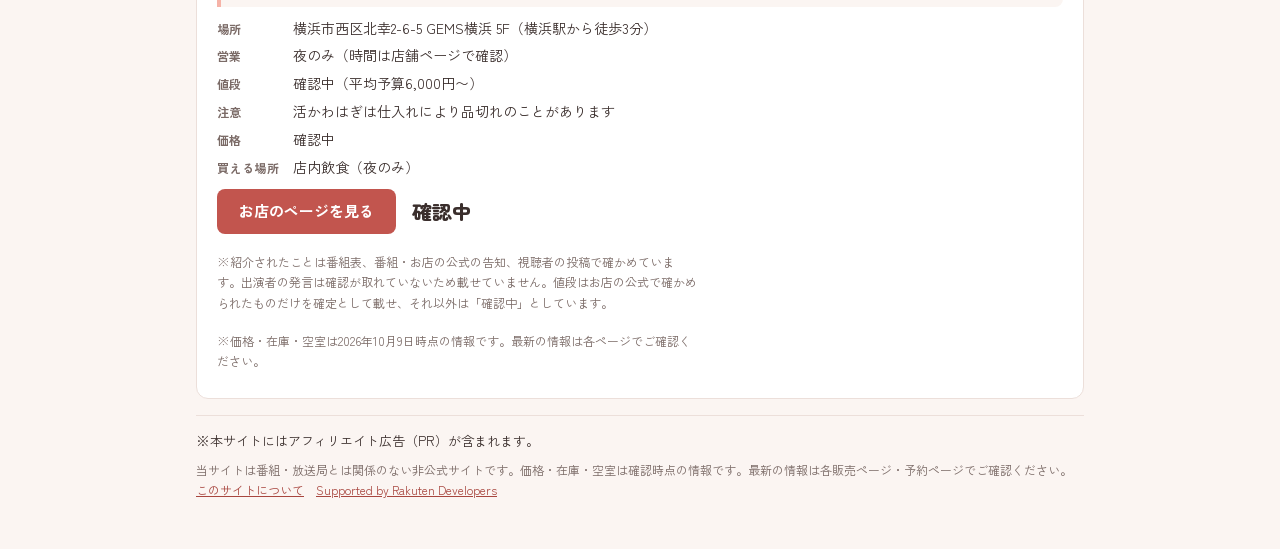
<file: site/20261009-yokohama-shingo.html>
<!doctype html>
<html lang="ja">
<head>
<meta charset="utf-8">
<meta name="viewport" content="width=device-width,initial-scale=1">
<title>【ヒルナンデス】10月9日放送｜「台本なしんご旅！」横浜（重慶飯店・西遊記・酒槽ほか）のお店・グルメまとめ｜ひるメモ</title>
<meta name="description" content="2026年10月9日（金）放送の「ヒルナンデス！」は、村上信五さん・久本雅美さん・羽鳥慎一さんが台本なしで横浜をめぐる「台本なしんご旅！」でした。">
<link rel="canonical" href="https://hirumemo.com/20261009-yokohama-shingo.html">
<meta property="og:type" content="article">
<meta property="og:site_name" content="ひるメモ">
<meta property="og:locale" content="ja_JP">
<meta property="og:title" content="【ヒルナンデス】10月9日放送｜「台本なしんご旅！」横浜（重慶飯店・西遊記・酒槽ほか）のお店・グルメまとめ｜ひるメモ">
<meta property="og:description" content="2026年10月9日（金）放送の「ヒルナンデス！」は、村上信五さん・久本雅美さん・羽鳥慎一さんが台本なしで横浜をめぐる「台本なしんご旅！」でした。">
<meta property="og:url" content="https://hirumemo.com/20261009-yokohama-shingo.html">
<meta name="twitter:card" content="summary">
<meta name="twitter:title" content="【ヒルナンデス】10月9日放送｜「台本なしんご旅！」横浜（重慶飯店・西遊記・酒槽ほか）のお店・グルメまとめ｜ひるメモ">
<meta name="twitter:description" content="2026年10月9日（金）放送の「ヒルナンデス！」は、村上信五さん・久本雅美さん・羽鳥慎一さんが台本なしで横浜をめぐる「台本なしんご旅！」でした。">
<meta property="article:published_time" content="2026-10-09">
<meta property="article:modified_time" content="2026-10-16">
<meta name="msvalidate.01" content="BED3DDA80BBB9FC04817B4096368D5E1">
<meta name="theme-color" content="#f6a700">
<link rel="icon" href="data:image/svg+xml,%3Csvg xmlns='http://www.w3.org/2000/svg' viewBox='0 0 64 64'%3E%3Ccircle cx='32' cy='32' r='28' fill='%23f6a700'/%3E%3Ctext x='32' y='43' font-size='30' text-anchor='middle' fill='%23fff' font-family='sans-serif' font-weight='900'%3E%E3%81%B2%3C/text%3E%3C/svg%3E">
<link rel="alternate" type="application/rss+xml" title="ひるメモ 新着" href="https://hirumemo.com/feed.xml">
<script async src="https://www.googletagmanager.com/gtag/js?id=G-KXTP512PVZ"></script><script>window.dataLayer=window.dataLayer||[];function gtag(){dataLayer.push(arguments);}gtag("js",new Date());gtag("config","G-KXTP512PVZ");document.addEventListener("click",function(ev){var a=ev.target.closest&&ev.target.closest("a[href*=\"rakuten.co.jp\"]");if(a)gtag("event","affiliate_click",{link_url:a.href,link_text:(a.textContent||"").trim().slice(0,80)});});</script>
<link rel="preconnect" href="https://fonts.googleapis.com">
<link rel="preconnect" href="https://fonts.gstatic.com" crossorigin>
<link rel="stylesheet" href="https://fonts.googleapis.com/css2?family=Zen+Maru+Gothic:wght@700;900&family=Zen+Kaku+Gothic+New:wght@400;500;700&display=swap">
<style>html{color-scheme:light}body{margin:0}img{max-width:100%}
/* Single light look by choice: the page keeps its cream-and-coral palette in dark mode too. */
/* Layout: sticky masthead with two views (さがす = filterable catalogue rows, 放送回まとめ = one article per broadcast); single centered column, rows stack on phones. */
:root{
  --bg:#FBF5F2; --surface:#FFFFFF; --ink:#3A2E2C; --muted:#7B6B67; --line:#ECDFDA;
  --accent:#F6B3A8; --accent-ink:#5A1E18; --link:#A8463F; --strong:#C2554E; --strong-ink:#FFFFFF;
  --ok:#3F7A52; --ok-bg:#E7F2E6; --warn:#84590A; --warn-bg:#FFF1D6; --chip:#F6ECE8;
  --display:"Zen Maru Gothic","Hiragino Maru Gothic ProN","Hiragino Sans","Yu Gothic",sans-serif;
  --body:"Zen Kaku Gothic New","Hiragino Sans","Yu Gothic","Meiryo",sans-serif;
}
*{box-sizing:border-box}
body{background:var(--bg);color:var(--ink);font-family:var(--body);font-size:15px;line-height:1.7}
a{color:var(--link)}
button,select,input{font:inherit;color:inherit}
:focus-visible{outline:3px solid var(--link);outline-offset:2px}

.mast{position:sticky;top:env(safe-area-inset-top,0px);z-index:5;background:var(--surface);border-bottom:1px solid var(--line)}
.mast-in{max-width:920px;margin:0 auto;padding-inline:16px;padding-block:10px 0;display:flex;flex-wrap:wrap;align-items:center;gap:6px 20px}
.brand{display:flex;align-items:center;gap:10px;min-width:0}
.sun{width:26px;height:26px;margin:5px;border-radius:50%;background:var(--accent);flex:none;box-shadow:0 0 0 4px var(--surface),0 0 0 5px var(--accent)}
h1,h2,.name{word-break:auto-phrase}
.brand b{font-family:var(--display);font-weight:900;font-size:22px;letter-spacing:.04em;line-height:1.2}
.brand span{color:var(--muted);font-size:12px}
.tabs{display:flex;gap:4px;margin-left:auto}
.tab{background:none;border:0;border-bottom:3px solid transparent;padding:8px 12px 9px;cursor:pointer;font-weight:700;color:var(--muted)}
.tab[aria-selected="true"]{color:var(--ink);border-bottom-color:var(--accent)}

.wrap{max-width:920px;margin:0 auto;padding-inline:16px;padding-block:16px 48px;display:flex;flex-direction:column;gap:16px}
.demo{background:var(--warn-bg);color:var(--warn);border-radius:8px;padding:10px 14px;font-size:13px;line-height:1.6}
.demo b{font-weight:700}
.pr{color:var(--muted);font-size:12px}

h1{font-family:var(--display);font-weight:900;font-size:clamp(20px,4.6vw,28px);line-height:1.4;margin:0;text-wrap:balance}
h2{font-family:var(--display);font-weight:700;font-size:18px;line-height:1.4;margin:0;text-wrap:balance}
.lead{margin:0;color:var(--muted);max-width:40em}

.tools{display:flex;flex-direction:column;gap:12px}
.search{width:100%;padding:11px 14px;border:1px solid var(--line);border-radius:10px;background:var(--surface)}
.frow{display:flex;flex-wrap:wrap;align-items:center;gap:8px}
.flabel{font-size:12px;color:var(--muted);font-weight:700;letter-spacing:.06em;flex:none;width:5.5em}
.chip{border:1px solid var(--line);background:var(--surface);border-radius:999px;padding:5px 13px;cursor:pointer;font-size:13px;line-height:1.5}
.chip[aria-pressed="true"]{background:var(--strong);color:var(--strong-ink);border-color:var(--strong);font-weight:700}
.bar{display:flex;flex-wrap:wrap;align-items:center;justify-content:space-between;gap:8px 16px;border-top:1px solid var(--line);padding-top:12px}
.count{font-weight:700}
.count small{font-weight:400;color:var(--muted);font-size:12px;margin-left:6px}
.sort{padding:6px 10px;border:1px solid var(--line);border-radius:8px;background:var(--surface)}

.list{list-style:none;margin:0;padding:0;background:var(--surface);border:1px solid var(--line);border-radius:12px;overflow:hidden}
.item{display:grid;grid-template-columns:72px minmax(0,1fr) auto;gap:10px 16px;padding:14px 16px;border-top:1px solid var(--line);align-items:center}
.item:first-child{border-top:0}
.thumb{width:72px;aspect-ratio:1;border-radius:10px;background:var(--chip);color:var(--link);display:grid;place-items:center;flex:none;align-self:start}
.thumb svg{width:56%;height:56%}
.block-head{display:flex;gap:12px;align-items:center}
.block-head h3{min-width:0}
.item-main{min-width:0;display:flex;flex-direction:column;gap:4px}
.name{font-weight:700;font-size:16px;line-height:1.5;overflow-wrap:anywhere}
.meta{display:flex;flex-wrap:wrap;gap:2px 12px;color:var(--muted);font-size:13px}
.badges{display:flex;flex-wrap:wrap;gap:6px;margin-top:2px}
.badge{font-size:12px;line-height:1.5;padding:1px 9px;border-radius:999px;background:var(--chip);color:var(--ink)}
.badge.ok{background:var(--ok-bg);color:var(--ok)}
.badge.wait{background:var(--warn-bg);color:var(--warn)}
.item-side{display:flex;flex-direction:column;align-items:flex-end;gap:8px}
.price{font-family:var(--display);font-weight:900;font-size:20px;font-variant-numeric:tabular-nums;line-height:1.2;white-space:nowrap}
.price small{font-family:var(--body);font-weight:400;font-size:11px;color:var(--muted);margin-left:4px}
.price.none{font-family:var(--body);font-weight:500;font-size:13px;color:var(--muted)}
.acts{display:flex;flex-wrap:wrap;gap:8px;justify-content:flex-end}
.btn{display:inline-block;background:var(--accent);color:var(--accent-ink);font-weight:700;font-size:13px;text-decoration:none;border:0;border-radius:8px;padding:7px 14px;cursor:pointer;line-height:1.5}
.btn.ghost{background:none;color:var(--link);border:1px solid var(--line)}
.btn.off{background:var(--chip);color:var(--muted);cursor:default}
.empty{background:var(--surface);border:1px dashed var(--line);border-radius:12px;padding:28px 16px;text-align:center;color:var(--muted);display:flex;flex-direction:column;gap:12px;align-items:center}

.pick{display:flex;flex-wrap:wrap;align-items:center;gap:8px}
.pick label{font-size:12px;color:var(--muted);font-weight:700;letter-spacing:.06em}
.pick select{padding:8px 10px;border:1px solid var(--line);border-radius:8px;background:var(--surface);max-width:100%}
.article{background:var(--surface);border:1px solid var(--line);border-radius:12px;padding:22px 20px 26px;display:flex;flex-direction:column;gap:18px}
.article p{margin:0;max-width:40em}
.tbl{overflow-x:auto;border:1px solid var(--line);border-radius:8px}
table{border-collapse:collapse;width:100%;min-width:460px;font-size:14px}
th,td{text-align:left;padding:8px 12px;border-top:1px solid var(--line);vertical-align:top}
thead th{border-top:0;background:var(--chip);font-size:12px;letter-spacing:.06em;color:var(--muted)}
td.num{font-variant-numeric:tabular-nums;white-space:nowrap}
.block{border-top:1px solid var(--line);padding-top:16px;display:flex;flex-direction:column;gap:8px}
.block h3{font-size:16px;font-weight:700;margin:0;line-height:1.5;overflow-wrap:anywhere}
.block ul{margin:0;padding-left:1.2em}
.todo{color:var(--muted);font-style:normal;background:var(--chip);border-radius:4px;padding:0 6px}
.sample{border:1px dashed var(--line);border-radius:8px;padding:12px 14px;font-size:13px;color:var(--muted);display:flex;flex-direction:column;gap:4px}
.sample b{color:var(--ink)}
.note{font-size:12px;color:var(--muted)}
footer{color:var(--muted);font-size:12px;border-top:1px solid var(--line);padding-top:14px}

@media (max-width:600px){
  .tabs{margin-left:0;width:100%}
  .tab{flex:1}
  .item{grid-template-columns:64px minmax(0,1fr)}
  .thumb{width:64px}
  .item-side{grid-column:1/-1;flex-direction:row;align-items:center;justify-content:space-between;flex-wrap:wrap}
  .flabel{width:100%}
  .article{padding:18px 14px 22px}
}
@media (prefers-reduced-motion:no-preference){ .chip,.btn,.tab{transition:background-color .12s,color .12s,border-color .12s} }

[hidden]{display:none!important}
.crumbs{font-size:12px;color:var(--muted)}
.crumbs a{color:var(--muted)}
.mast a.brand{color:inherit;text-decoration:none}
.navlinks{display:flex;gap:4px;margin-left:auto;flex-wrap:wrap}
.navlinks a{padding:8px 12px 9px;font-weight:700;color:var(--muted);text-decoration:none;border-bottom:3px solid transparent}
.navlinks a[aria-current="page"]{color:var(--ink);border-bottom-color:var(--accent)}
.blist{list-style:none;margin:0;padding:0;display:flex;flex-direction:column;gap:8px}
.blist a{display:block;background:var(--surface);border:1px solid var(--line);border-radius:10px;padding:12px 16px;text-decoration:none;color:var(--ink);font-weight:700}
.blist small{display:block;font-weight:400;color:var(--muted);font-size:12px}
.prose{background:var(--surface);border:1px solid var(--line);border-radius:12px;padding:22px 20px;display:flex;flex-direction:column;gap:14px}
.prose p,.prose ul{margin:0;max-width:40em}

/* catalogue: photo-first cards */
.cards{list-style:none;margin:0;padding:0;display:grid;grid-template-columns:repeat(auto-fill,minmax(200px,1fr));gap:14px}
.card{background:var(--surface);border:1px solid var(--line);border-radius:14px;overflow:hidden;display:flex;flex-direction:column;min-width:0}
.ph{display:block;aspect-ratio:1;background:#fff;border-bottom:1px solid var(--line);position:relative}
.ph img{width:100%;height:100%;object-fit:contain;display:block}
.ph.none{background:var(--chip);color:var(--link);display:grid;place-items:center;text-decoration:none;text-align:center;font-size:12px;line-height:1.6}
.ph.none svg{width:38%;height:auto;display:block;margin:0 auto 6px}
.kind{position:absolute;left:8px;top:8px;background:var(--strong);color:var(--strong-ink);font-size:11px;font-weight:700;border-radius:999px;padding:1px 10px;line-height:1.7}
.card-b{padding:12px 12px 14px;display:flex;flex-direction:column;gap:6px;flex:1;min-width:0}
.ep{font-size:11px;color:var(--muted);line-height:1.5}
.card .name{font-size:14px;line-height:1.5}
.card .name a{color:inherit;text-decoration:none}
.catch{font-size:13px;line-height:1.6;color:var(--ink);margin:0}
.card .price{font-size:19px;margin-top:auto;padding-top:4px;white-space:normal}
.cond{font-size:11px;color:var(--muted);line-height:1.5}
.card .btn{text-align:center;padding:9px 10px}
.more{font-size:12px;text-align:center}

/* article */
.epbox{background:var(--chip);border-radius:12px;padding:14px 16px;display:flex;flex-direction:column;gap:8px}
.epbox h2{font-size:15px}
dl.kv{margin:0;display:grid;grid-template-columns:auto minmax(0,1fr);gap:4px 14px;font-size:14px}
dl.kv dt{color:var(--muted);font-weight:700;font-size:12px;letter-spacing:.04em;padding-top:2px;white-space:nowrap}
dl.kv dd{margin:0;min-width:0;overflow-wrap:anywhere}
.block{display:grid;grid-template-columns:300px minmax(0,1fr);gap:18px;align-items:start;padding-top:20px}
.block .ph{border:1px solid var(--line);border-radius:14px;overflow:hidden}
.block-b{display:flex;flex-direction:column;gap:10px;min-width:0}
.block h3{font-family:var(--display);font-size:18px;line-height:1.5}
.block .catch{font-weight:700;font-size:15px;color:var(--strong)}
.block p{max-width:38em}
.eat{display:flex;flex-wrap:wrap;gap:6px;align-items:center}
.eat b{font-size:12px;color:var(--muted);letter-spacing:.04em;margin-right:2px}
.eat span{background:var(--ok-bg);color:var(--ok);border-radius:999px;padding:1px 10px;font-size:12px;line-height:1.7}
.said{border-left:4px solid var(--accent);background:var(--bg);border-radius:0 8px 8px 0;padding:8px 12px;font-size:13px}
.buyrow{display:flex;flex-wrap:wrap;align-items:center;gap:10px 16px}
.btn.big{font-size:15px;padding:11px 22px;background:var(--strong);color:var(--strong-ink)}
.sub{font-weight:700;font-size:13px;color:var(--muted);letter-spacing:.04em;margin-top:4px}
.article table{min-width:0}
.block td:first-child{min-width:4.6em}
.block.nophoto{grid-template-columns:1fr}
.block{scroll-margin-top:84px}
.ph.cover img{object-fit:cover}
.kakaku{border:1px solid var(--line);border-radius:12px;padding:12px 14px;display:flex;flex-direction:column;gap:8px;background:var(--bg)}
.kakaku h4{margin:0;font-size:13px;font-weight:700;letter-spacing:.04em;color:var(--muted)}
.kakaku ul{list-style:none;margin:0;padding:0;display:flex;flex-direction:column;gap:6px}
.kakaku li{display:grid;grid-template-columns:minmax(0,1fr) auto;gap:2px 10px;align-items:center;background:var(--surface);border:1px solid var(--line);border-radius:10px;padding:8px 10px}
.kakaku li .p{grid-column:1;grid-row:1}
.kakaku li .shopnm{grid-column:1;grid-row:2}
.kakaku li a{grid-column:2;grid-row:1/3}
.kakaku .p{font-family:var(--display);font-weight:900;font-size:17px;white-space:nowrap}
.kakaku .p small{font-family:var(--body);font-weight:400;font-size:11px;color:var(--muted);margin-left:4px}
.kakaku .shopnm{font-size:12px;line-height:1.5;min-width:0;overflow-wrap:anywhere}
.kakaku .tag{display:inline-block;white-space:nowrap;font-size:11px;font-weight:700;border-radius:999px;padding:0 8px;line-height:1.7;background:var(--ok-bg);color:var(--ok);margin-right:4px}
.kakaku .tag.off{background:var(--warn-bg);color:var(--warn)}
.kakaku .tag.tv{background:var(--chip);color:var(--ink)}
.kakaku li.gone{opacity:.6}
.kakaku p{font-size:13px}
.mark{font-size:11px;font-weight:700;border-radius:6px;padding:2px 8px;line-height:1.6;align-self:flex-start}
.mark.gone{background:var(--warn-bg);color:var(--warn)}
.mark.alt{background:var(--ok-bg);color:var(--ok);text-decoration:none}
.kotsu{margin:0;padding-left:1.2em;font-size:14px;display:flex;flex-direction:column;gap:4px}
.credit{position:absolute;left:0;bottom:0;background:rgba(0,0,0,.6);color:#fff;font-size:10px;line-height:1.6;padding:1px 7px;border-radius:0 6px 0 0}
.phs{display:flex;flex-direction:column;gap:10px;min-width:0}
.block .ph.land{aspect-ratio:16/9}
.prnote{margin:0 0 8px;font-size:13px;color:var(--ink)}
/* まとめ買いリスト */
.add{border:1px solid var(--strong);background:var(--surface);color:var(--strong);font-weight:700;font-size:12px;border-radius:8px;padding:7px 8px;cursor:pointer;line-height:1.5}
.add[aria-pressed="true"]{background:var(--ok-bg);border-color:var(--ok);color:var(--ok)}
.bulk{background:var(--warn-bg);border-radius:12px;padding:14px 16px;display:flex;flex-direction:column;gap:8px}
.bulk h2{font-size:15px}
.bulk p{margin:0;font-size:14px}
.cartbar{position:fixed;left:0;right:0;bottom:0;z-index:8;background:var(--ink);color:#fff;padding:10px 16px calc(10px + env(safe-area-inset-bottom,0px));display:flex;align-items:center;justify-content:center;gap:10px 16px;flex-wrap:wrap}
.cartbar b{font-family:var(--display);font-size:16px}
.cartbar .btn{background:var(--accent);color:var(--accent-ink)}
body.hascart{padding-bottom:76px}
.cartpanel{position:fixed;inset:0;z-index:9;background:rgba(58,46,44,.45);display:flex;align-items:flex-end;justify-content:center}
.cartsheet{background:var(--surface);width:100%;max-width:560px;max-height:86vh;overflow:auto;border-radius:16px 16px 0 0;padding:18px 16px calc(18px + env(safe-area-inset-bottom,0px));display:flex;flex-direction:column;gap:12px}
.carthead{display:flex;align-items:center;justify-content:space-between;gap:12px}
.cartsheet p{margin:0;font-size:13px}
.cartlist{list-style:none;margin:0;padding:0;display:flex;flex-direction:column}
.cartlist li{display:grid;grid-template-columns:64px minmax(0,1fr) auto;gap:10px;align-items:center;padding:10px 0;border-top:1px solid var(--line)}
.cartlist img{width:64px;height:64px;object-fit:contain;border:1px solid var(--line);border-radius:8px;background:#fff}
.cartlist .nm{font-size:13px;font-weight:700;line-height:1.5}
.cartlist .pr2{font-size:13px;color:var(--muted)}
.cartlist .ops{display:flex;flex-direction:column;gap:6px;align-items:stretch;text-align:center}
.cartlist .seen{font-size:11px;color:var(--ok)}
.x{background:none;border:0;color:var(--muted);font-size:12px;text-decoration:underline;cursor:pointer;padding:2px}
.carttotal{display:flex;justify-content:space-between;align-items:baseline;border-top:2px solid var(--ink);padding-top:10px;font-weight:700}
@media (max-width:720px){.block{grid-template-columns:1fr}.block .ph{max-width:340px;width:100%;margin:0 auto}}
@media (max-width:600px){
  .navlinks{margin-left:0;width:100%}.navlinks a{flex:1;text-align:center;white-space:nowrap;font-size:14px;padding-inline:4px}
  .cards{grid-template-columns:repeat(2,minmax(0,1fr));gap:10px}
  .card-b{padding:10px 10px 12px}
  .card .price{font-size:17px}
}
</style>
</head>
<body>
<header class="mast"><div class="mast-in">
<a class="brand" href="./"><div class="sun" aria-hidden="true"></div><div><b>ひるメモ</b><br><span>お昼のテレビで紹介されたもの、ぜんぶメモ。</span></div></a>
<nav class="navlinks" aria-label="メニュー"><a href="./">さがす</a><a href="./#kai" aria-current="page">放送回まとめ</a><a href="about.html">サイトについて</a></nav>
</div></header>
<div class="wrap">
<main style="display:flex;flex-direction:column;gap:16px">
<div class="crumbs"><a href="./">ひるメモ</a> ＞ 放送回まとめ</div>
<article class="article">
<h1>【ヒルナンデス】10月9日放送｜「台本なしんご旅！」横浜（重慶飯店・西遊記・酒槽ほか）のお店・グルメまとめ</h1>
<div class="epbox"><h2>この放送回について</h2><dl class="kv"><dt>放送日</dt><dd>2026年10月9日（金）</dd><dt>番組</dt><dd>日本テレビ系「ヒルナンデス！」</dd><dt>企画</dt><dd>「台本なしんご旅！」（神奈川・横浜）</dd><dt>ロケ</dt><dd>村上信五さん、久本雅美さん、羽鳥慎一さん</dd><dt>スタジオ</dt><dd>南原清隆さん、伊藤遼さん（日本テレビアナウンサー）、久本雅美さん、陣内智則さん、西尾由佳理さん、タイムマシーン3号、王林さん、ゲスト 伊藤沙莉さん、菅生新樹さん、杢代和人さん</dd></dl></div>
<p>2026年10月9日（金）放送の「ヒルナンデス！」は、村上信五さん・久本雅美さん・羽鳥慎一さんが台本なしで横浜をめぐる「台本なしんご旅！」でした。馬車道のカフェ、中華街の重慶飯店と西遊記、横浜駅西口の魚と日本酒の店など、紹介が確かめられたお店を場所と値段つきでまとめました。</p>
<p class="note">最終更新：2026年10月9日。価格は同日に販売ページ・予約ページで確認したものです。</p>
<h2>まだ確認できていないこと</h2><ul class="kotsu"><li>BASEGATE横浜関内で紹介されたお店とメニュー</li><li>各メニューの正式な値段（下の値段は確認できた範囲の参考です）</li></ul>

<h2>紹介されたお店・メニュー一覧</h2><div class="tbl"><table><thead><tr><th>名前</th><th>ひとことで言うと</th><th>価格（税込）</th></tr></thead><tbody><tr><td><a href="#i1">重慶飯店 本館「正宗麻婆豆腐」</a></td><td>牛ひき肉と熟成豆板醤の、しびれる麻婆豆腐</td><td class="num">確認中</td></tr><tr><td><a href="#i2">重慶飯店「麻婆豆腐醤」5個セット（家で作れる麻婆豆腐の素）</a></td><td>重慶飯店の味を家で。豆腐を足してレンジで作る素</td><td class="num">2,430円</td></tr><tr><td><a href="#i3">香港飲茶専門店 西遊記「チャーシューメロンパン」</a></td><td>甘いさくさく生地で、叉焼あんを包んだ香港式パン</td><td class="num">600円</td></tr><tr><td><a href="#i4">CRAFT.（馬車道・BankPark YOKOHAMA）</a></td><td>昭和初期の銀行建築を使った、天井の高いカフェ</td><td class="num">確認中</td></tr><tr><td><a href="#i5">日本酒・魚料理 横浜 酒槽（GEMS横浜）</a></td><td>生簀の魚と日本酒の、横浜駅西口の店</td><td class="num">確認中</td></tr></tbody></table></div>
<section class="block nophoto" id="i1">
<div class="block-b"><h3>重慶飯店 本館「正宗麻婆豆腐」</h3>
<p class="catch">牛ひき肉と熟成豆板醤の、しびれる麻婆豆腐</p>
<p>叩いて挽いた牛肉と、長く熟成させた豆板醤・唐辛子を油でじっくり煮て香りを出した麻婆豆腐です。しびれと辛さのあとに濃いうま味が続く味で、もとは本館の裏メニューだったものが常連に広まり、今は本館と新館で食べられます。</p>
<div class="eat"><b>おすすめの食べ方</b><span>白いごはんと一緒に</span><span>炒飯にかけて（常連の食べ方）</span></div><div class="said">村上信五さん、久本雅美さん、羽鳥慎一さんが訪れました（横浜中華街の公式の告知・番組表より）。</div>
<dl class="kv"><dt>場所</dt><dd>横浜市中区山下町164（元町・中華街駅2番出口から徒歩約3分）</dd><dt>金曜の営業</dt><dd>ランチ11:30〜15:30（L.O.14:30）、ディナー17:00〜22:00</dd><dt>値段</dt><dd>確認中（公式メニューの「マーボー豆腐」は2,600円・税サ込）</dd><dt>価格</dt><dd>確認中</dd><dt>買える場所</dt><dd>店内飲食</dd></dl>


<div class="buyrow"><a class="btn big" href="https://www.jukeihanten.com/menu/5103/" target="_blank" rel="noopener">公式サイトで見る</a><span class="price">確認中<small></small></span></div></div></section><section class="block nophoto" id="i2">
<div class="block-b"><h3>重慶飯店「麻婆豆腐醤」5個セット（家で作れる麻婆豆腐の素）</h3>
<p class="catch">重慶飯店の味を家で。豆腐を足してレンジで作る素</p>
<p>放送で出た麻婆豆腐そのものではありませんが、重慶飯店が出している麻婆豆腐の素です。豆腐一丁を足して電子レンジで作れて、山椒のしびれと唐辛子の辛さがあります。お店の正宗麻婆豆腐は牛肉を使いますが、この素は豚肉入りなので、まったく同じ味ではありません。</p>
<div class="eat"><b>おすすめの食べ方</b><span>豆腐一丁を足してレンジで</span><span>茄子の炒め物に</span><span>炒飯に</span></div>
<dl class="kv"><dt>内容量</dt><dd>130g（3〜4人前）×5個</dd><dt>賞味期限</dt><dd>常温で2年</dd><dt>価格</dt><dd>期間限定のセール価格（定価2,970円）。10月9日確認</dd><dt>価格</dt><dd>税込2,430円</dd><dt>買える場所</dt><dd>楽天市場（重慶飯店の公式ショップ）</dd></dl>


<div class="buyrow"><a class="btn big" href="https://hb.afl.rakuten.co.jp/ichiba/584a3b37.2a4108aa.584a3b38.a1b9d8be/?pc=https%3A%2F%2Fitem.rakuten.co.jp%2Fjukeihanten%2F3211019%2F" target="_blank" rel="nofollow sponsored noopener">楽天市場で見る</a><span class="price">2,430円<small>税込</small></span></div></div></section><section class="block nophoto" id="i3">
<div class="block-b"><h3>香港飲茶専門店 西遊記「チャーシューメロンパン」</h3>
<p class="catch">甘いさくさく生地で、叉焼あんを包んだ香港式パン</p>
<p>メロンパンのような甘くさくさくした生地で、とろりと煮込んだ叉焼のあんを包んで焼いた点心です。店内で生地から手作りし、1階の入口で焼きたてを売っています。中華街の食べ歩きにぴったりです。</p>
<div class="eat"><b>おすすめの食べ方</b><span>焼きたてを食べ歩きで</span><span>持ち帰って家で</span></div><div class="said">3人の中華街ロケで登場しました（横浜中華街の公式の告知・視聴者の投稿より）。</div>
<dl class="kv"><dt>値段</dt><dd>2個 600円（グルメサイトの表示。店頭の今の値段は確認中）</dd><dt>お店</dt><dd>横浜市中区山下町149-1-4（10:00〜22:00、定休日なし）</dd><dt>通販</dt><dd>なし（店頭販売のみ）</dd><dt>価格</dt><dd>税込600円</dd><dt>買える場所</dt><dd>中華街の店頭のみ</dd></dl>


<div class="buyrow"><a class="btn big" href="https://saiyuki.co.jp/" target="_blank" rel="noopener">お店のサイトを見る</a><span class="price">600円<small>2個・税込</small></span></div></div></section><section class="block nophoto" id="i4">
<div class="block-b"><h3>CRAFT.（馬車道・BankPark YOKOHAMA）</h3>
<p class="catch">昭和初期の銀行建築を使った、天井の高いカフェ</p>
<p>旧第一銀行横浜支店（横浜市認定歴史的建造物）を使ったカフェで、2層吹き抜けの高い天井と8本の円柱、アーチ型の大きな窓が特徴です。工芸品のセレクトショップやギャラリーも同じ建物に入っています。</p>
<div class="eat"><b>行くときのコツ</b><span>馬車道散歩の休憩に</span><span>スコーンとお茶のセットで</span></div><div class="said">村上信五さん、久本雅美さん、羽鳥慎一さんが訪れました。</div>
<dl class="kv"><dt>場所</dt><dd>横浜市中区本町6-50-1 BankPark YOKOHAMA 1F</dd><dt>営業</dt><dd>11:00〜19:00（金・土は22:00まで）</dd><dt>メニュー</dt><dd>あんバタースコーンティーセット ほか（値段は確認中）</dd><dt>価格</dt><dd>確認中</dd><dt>買える場所</dt><dd>店内飲食</dd></dl>


<div class="buyrow"><a class="btn big" href="https://co-trip.jp/article/713553" target="_blank" rel="noopener">お店の紹介記事を見る</a><span class="price">確認中<small></small></span></div></div></section><section class="block nophoto" id="i5">
<div class="block-b"><h3>日本酒・魚料理 横浜 酒槽（GEMS横浜）</h3>
<p class="catch">生簀の魚と日本酒の、横浜駅西口の店</p>
<p>生簀の活魚、炉端焼き、土鍋の炊き込みごはんに、全国の蔵元の日本酒を合わせるお店です。放送では、かわはぎの活け造りや、いくらの土鍋御飯が登場しました。個室は最大12名まで使えます。</p>
<div class="eat"><b>行くときのコツ</b><span>魚に日本酒を合わせる夜の食事に</span><span>個室での集まりに（最大12名）</span></div><div class="said">3人の横浜ロケで登場しました（番組表に店名）。</div>
<dl class="kv"><dt>場所</dt><dd>横浜市西区北幸2-6-5 GEMS横浜 5F（横浜駅から徒歩3分）</dd><dt>営業</dt><dd>夜のみ（時間は店舗ページで確認）</dd><dt>値段</dt><dd>確認中（平均予算6,000円〜）</dd><dt>注意</dt><dd>活かわはぎは仕入れにより品切れのことがあります</dd><dt>価格</dt><dd>確認中</dd><dt>買える場所</dt><dd>店内飲食（夜のみ）</dd></dl>


<div class="buyrow"><a class="btn big" href="https://www.gems-portal.com/yokohama/shop/sakafune.html" target="_blank" rel="noopener">お店のページを見る</a><span class="price">確認中<small></small></span></div></div></section>
<p class="note">※紹介されたことは番組表、番組・お店の公式の告知、視聴者の投稿で確かめています。出演者の発言は確認が取れていないため載せていません。値段はお店の公式で確かめられたものだけを確定として載せ、それ以外は「確認中」としています。</p>
<p class="note">※価格・在庫・空室は2026年10月9日時点の情報です。最新の情報は各ページでご確認ください。</p>
</article></main><script type="application/ld+json">{"@context": "https://schema.org", "@graph": [{"@type": "Article", "headline": "【ヒルナンデス】10月9日放送｜「台本なしんご旅！」横浜（重慶飯店・西遊記・酒槽ほか）のお店・グルメまとめ", "datePublished": "2026-10-09", "dateModified": "2026-10-16", "inLanguage": "ja", "mainEntityOfPage": "https://hirumemo.com/20261009-yokohama-shingo.html", "author": {"@type": "Organization", "name": "ひるメモ", "url": "https://hirumemo.com/"}, "publisher": {"@type": "Organization", "name": "ひるメモ", "url": "https://hirumemo.com/"}}, {"@type": "BreadcrumbList", "itemListElement": [{"@type": "ListItem", "position": 1, "name": "ひるメモ", "item": "https://hirumemo.com/"}, {"@type": "ListItem", "position": 2, "name": "【ヒルナンデス】10月9日放送｜「台本なしんご旅！」横浜（重慶飯店・西遊記・酒槽ほか）のお店・グルメまとめ", "item": "https://hirumemo.com/20261009-yokohama-shingo.html"}]}, {"@type": "ItemList", "name": "紹介されたお店・メニュー一覧", "itemListElement": [{"@type": "ListItem", "position": 1, "name": "重慶飯店 本館「正宗麻婆豆腐」", "url": "https://hirumemo.com/20261009-yokohama-shingo.html#i1"}, {"@type": "ListItem", "position": 2, "name": "重慶飯店「麻婆豆腐醤」5個セット（家で作れる麻婆豆腐の素）", "url": "https://hirumemo.com/20261009-yokohama-shingo.html#i2"}, {"@type": "ListItem", "position": 3, "name": "香港飲茶専門店 西遊記「チャーシューメロンパン」", "url": "https://hirumemo.com/20261009-yokohama-shingo.html#i3"}, {"@type": "ListItem", "position": 4, "name": "CRAFT.（馬車道・BankPark YOKOHAMA）", "url": "https://hirumemo.com/20261009-yokohama-shingo.html#i4"}, {"@type": "ListItem", "position": 5, "name": "日本酒・魚料理 横浜 酒槽（GEMS横浜）", "url": "https://hirumemo.com/20261009-yokohama-shingo.html#i5"}]}]}</script>
<footer><p class="prnote">※本サイトにはアフィリエイト広告（PR）が含まれます。</p>当サイトは番組・放送局とは関係のない非公式サイトです。価格・在庫・空室は確認時点の情報です。最新の情報は各販売ページ・予約ページでご確認ください。<br><a href="about.html">このサイトについて</a>　<a href="https://developers.rakuten.com/" target="_blank" rel="noopener">Supported by Rakuten Developers</a></footer>
</div>
<script>
(function(){
  var SHOPS={"AKOMEYA TOKYO": {"label": "AKOMEYA TOKYO 楽天市場店", "url": "https://hb.afl.rakuten.co.jp/hgc/584a3b37.2a4108aa.584a3b38.a1b9d8be/?pc=https%3A%2F%2Fwww.rakuten.co.jp%2Fakomeyatokyo%2Fcontents%2Fmedia%2F20250919%2F&link_type=text&ut=eyJwYWdlIjoidXJsIiwidHlwZSI6InRleHQiLCJjb2wiOjF9", "ship": "送料の目安：宅配便 710円（北海道 1,420円・沖縄 2,130円）、メール便対応の商品は 250円。2026年10月8日確認。"}}, KEY='hirumemo-list', L=[], seen={};
  try{ L=JSON.parse(localStorage.getItem(KEY)||'[]')||[]; }catch(e){ L=[]; }
  function save(){ try{ localStorage.setItem(KEY,JSON.stringify(L)); }catch(e){} }
  function yen(n){ return Number(n).toLocaleString('ja-JP')+'円'; }
  function has(id){ return L.some(function(x){return x.id===id}); }
  function esc(s){ var d=document.createElement('div'); d.textContent=s; return d.innerHTML; }
  var bar=document.createElement('div'); bar.className='cartbar'; bar.hidden=true;
  var panel=document.createElement('div'); panel.className='cartpanel'; panel.hidden=true;
  document.body.appendChild(bar); document.body.appendChild(panel);
  function draw(){
    Array.prototype.forEach.call(document.querySelectorAll('.add'),function(b){
      var on=has(b.dataset.id); b.setAttribute('aria-pressed',String(on)); b.textContent=on?'✓ リストに入れました':'＋ まとめ買いリストへ';
    });
    var total=L.reduce(function(a,x){return a+Number(x.price)},0);
    bar.hidden=L.length===0; document.body.classList.toggle('hascart',L.length>0);
    bar.innerHTML='<span>まとめ買いリスト <b>'+L.length+'品</b>　合計 <b>'+yen(total)+'</b><small>（税込・送料別）</small></span><button class="btn" type="button" data-act="open">リストを見て買う</button>';
    if(L.length===0){ panel.hidden=true; return; }
    var shops={}; L.forEach(function(x){ (shops[x.shop]=shops[x.shop]||[]).push(x); });
    var h='<div class="cartsheet" role="dialog" aria-label="まとめ買いリスト"><div class="carthead"><h2>まとめ買いリスト</h2><button class="btn ghost" type="button" data-act="close">とじる</button></div>';
    Object.keys(shops).forEach(function(k){
      var s=SHOPS[k]||{label:k};
      h+='<p><b>'+esc(s.label)+'</b>の商品です。上から順に「楽天市場で見る」を押して買い物かごに入れていくと、1回の注文にまとめられます。</p>'+(s.ship?'<p class="note">'+esc(s.ship)+'</p>':'')+'<ul class="cartlist">';
      shops[k].forEach(function(x){
        h+='<li><img src="'+esc(x.img)+'" alt="" width="64" height="64" loading="lazy"><div><div class="nm">'+esc(x.name)+'</div><div class="pr2">'+yen(x.price)+'（税込）</div></div><div class="ops"><a class="btn" href="'+esc(x.url)+'" target="_blank" rel="nofollow sponsored noopener" data-seen="'+esc(x.id)+'">楽天市場で見る</a>'+(seen[x.id]?'<span class="seen">✓ 開きました</span>':'')+'<button class="x" type="button" data-rm="'+esc(x.id)+'">リストから外す</button></div></li>';
      });
      h+='</ul>'+(s.url?'<div><a class="btn ghost" href="'+esc(s.url)+'" target="_blank" rel="nofollow sponsored noopener">お店の紹介商品ページでまとめて選ぶ</a></div>':'');
    });
    h+='<div class="carttotal"><span>合計（'+L.length+'品）</span><span>'+yen(total)+'<small>（税込・送料別）</small></span></div><p class="note">価格は確認時点のものです。最新の価格と送料は楽天市場の注文画面でご確認ください。</p></div>';
    panel.innerHTML=h;
  }
  document.addEventListener('click',function(ev){
    var t=ev.target, b=t.closest('.add');
    if(b){ var id=b.dataset.id; if(has(id)) L=L.filter(function(x){return x.id!==id}); else L.push({id:id,shop:b.dataset.shop,name:b.dataset.name,price:Number(b.dataset.price),url:b.dataset.url,img:b.dataset.img}); save(); draw(); return; }
    if(t.closest('[data-act="open"]')){ panel.hidden=false; return; }
    if(t.closest('[data-act="close"]')||t===panel){ panel.hidden=true; return; }
    var r=t.closest('[data-rm]'); if(r){ L=L.filter(function(x){return x.id!==r.dataset.rm}); save(); draw(); return; }
    var s=t.closest('[data-seen]'); if(s){ seen[s.dataset.seen]=1; setTimeout(draw,300); }
  });
  document.addEventListener('keydown',function(ev){ if(ev.key==='Escape') panel.hidden=true; });
  draw();
})();
</script>
</body>
</html>
</file>
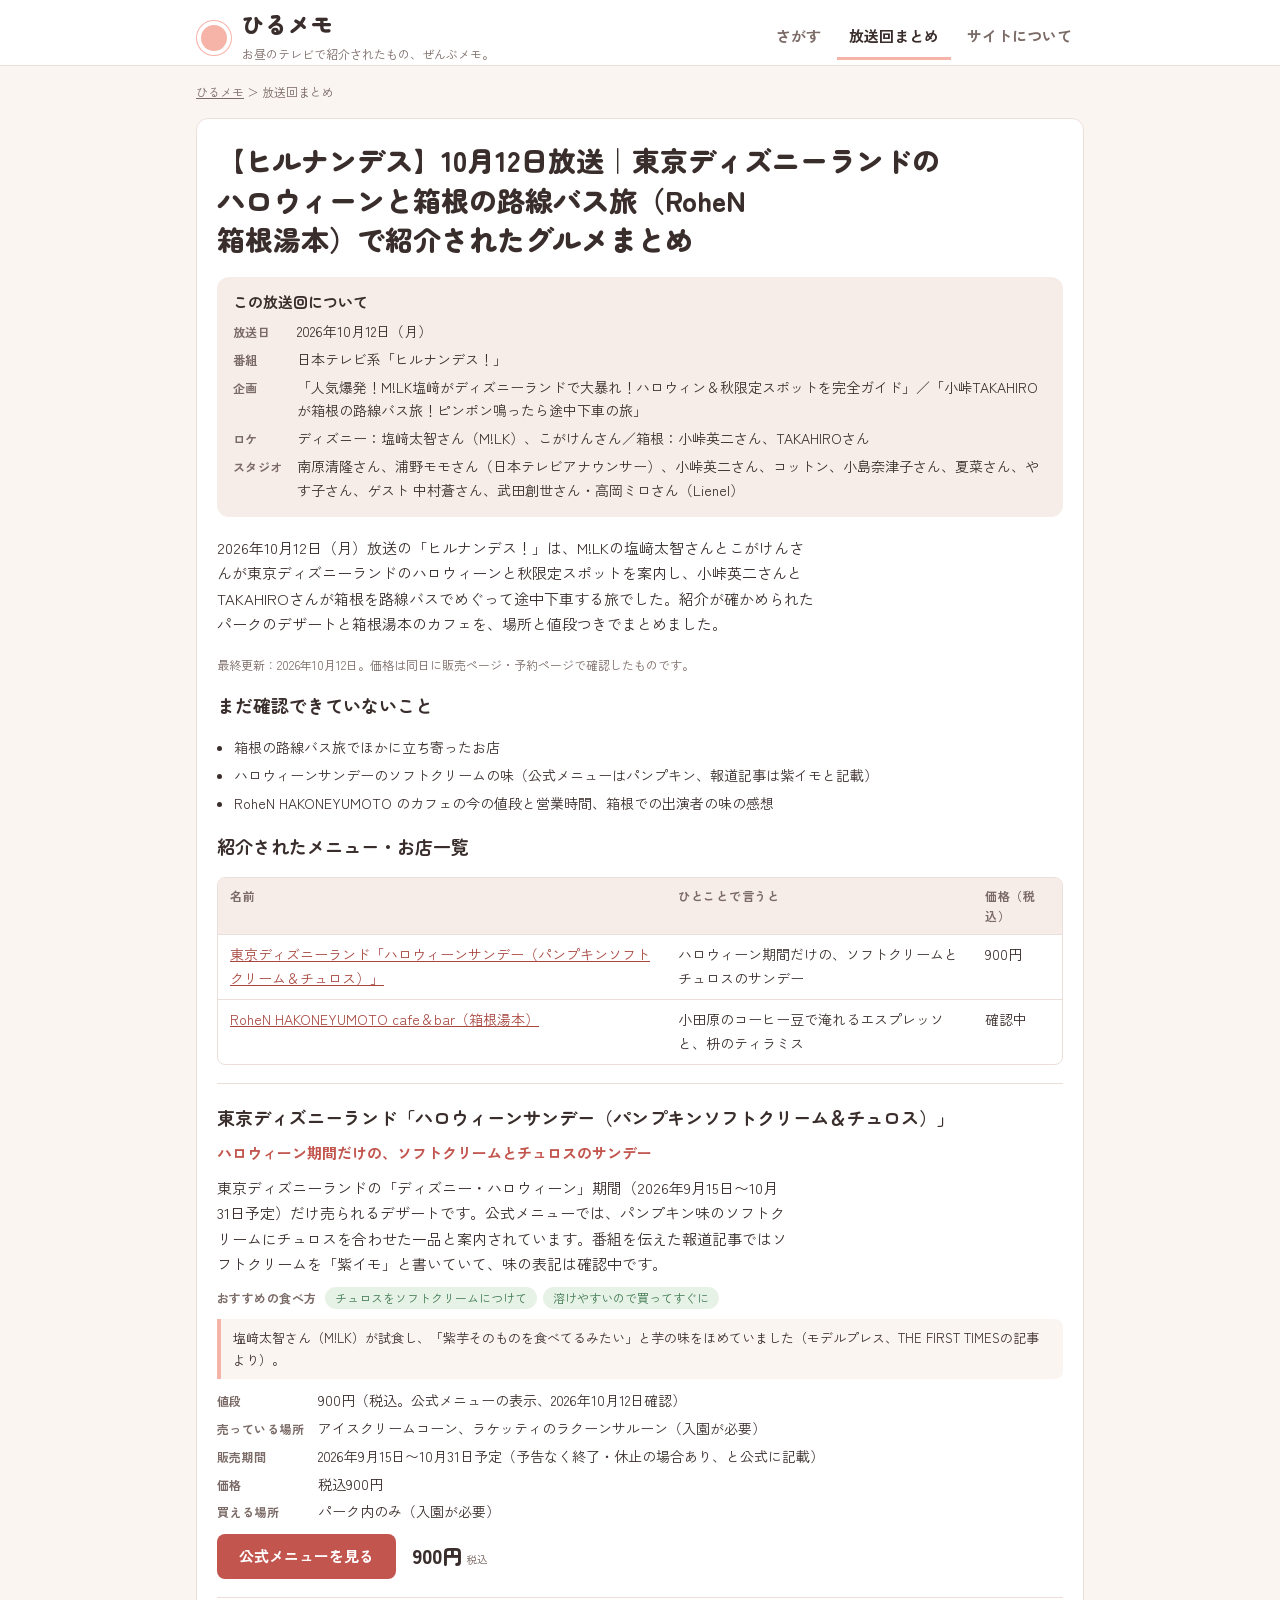
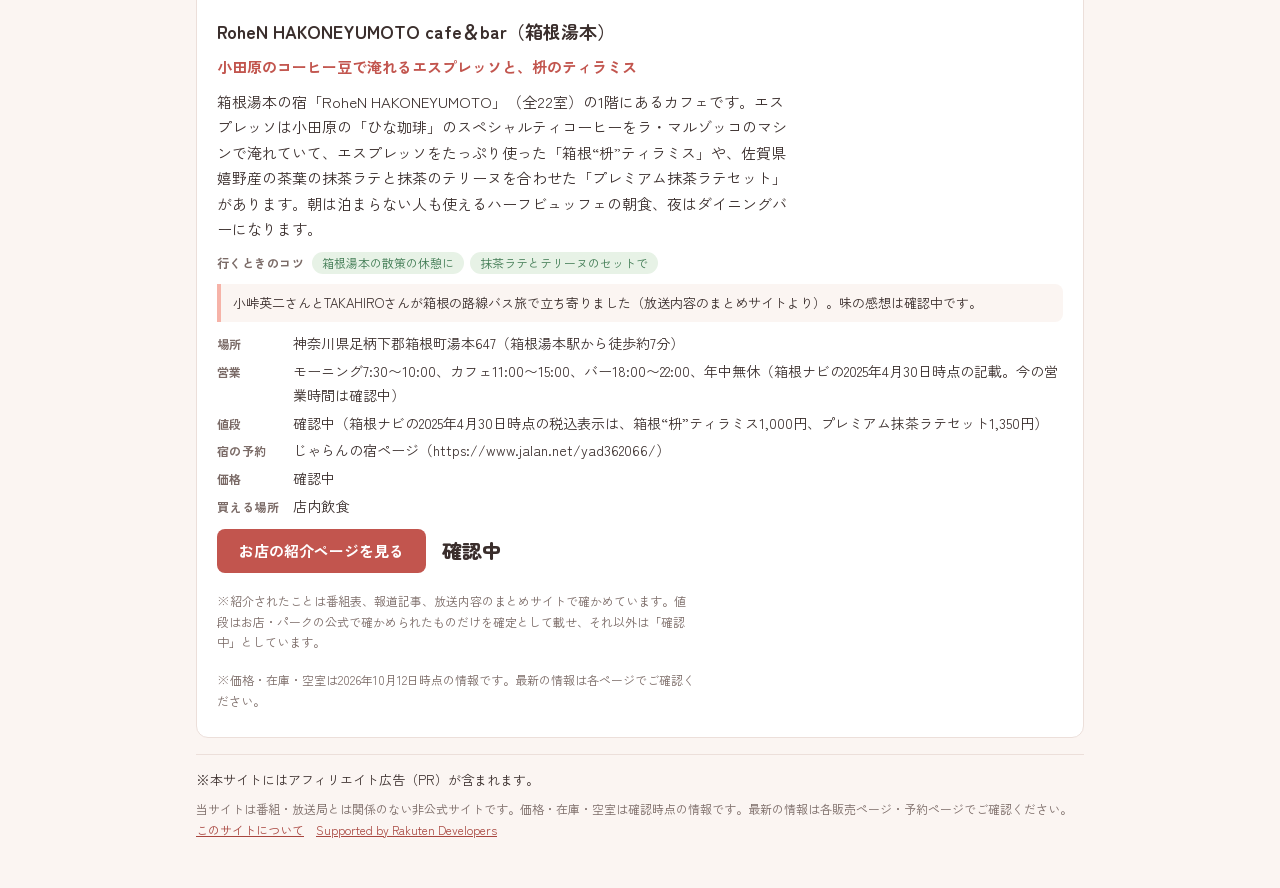
<file: site/20261012-disney-hakone.html>
<!doctype html>
<html lang="ja">
<head>
<meta charset="utf-8">
<meta name="viewport" content="width=device-width,initial-scale=1">
<title>【ヒルナンデス】10月12日放送｜東京ディズニーランドのハロウィーンと箱根の路線バス旅（RoheN 箱根湯本）で紹介されたグルメまとめ｜ひるメモ</title>
<meta name="description" content="2026年10月12日（月）放送の「ヒルナンデス！」は、M!LKの塩﨑太智さんとこがけんさんが東京ディズニーランドのハロウィーンと秋限定スポットを案内し、小峠英二さんとTAKAHIROさんが箱根を路線バスでめぐって途中下車する旅でした。">
<link rel="canonical" href="https://hirumemo.com/20261012-disney-hakone.html">
<meta property="og:type" content="article">
<meta property="og:site_name" content="ひるメモ">
<meta property="og:locale" content="ja_JP">
<meta property="og:title" content="【ヒルナンデス】10月12日放送｜東京ディズニーランドのハロウィーンと箱根の路線バス旅（RoheN 箱根湯本）で紹介されたグルメまとめ｜ひるメモ">
<meta property="og:description" content="2026年10月12日（月）放送の「ヒルナンデス！」は、M!LKの塩﨑太智さんとこがけんさんが東京ディズニーランドのハロウィーンと秋限定スポットを案内し、小峠英二さんとTAKAHIROさんが箱根を路線バスでめぐって途中下車する旅でした。">
<meta property="og:url" content="https://hirumemo.com/20261012-disney-hakone.html">
<meta name="twitter:card" content="summary">
<meta name="twitter:title" content="【ヒルナンデス】10月12日放送｜東京ディズニーランドのハロウィーンと箱根の路線バス旅（RoheN 箱根湯本）で紹介されたグルメまとめ｜ひるメモ">
<meta name="twitter:description" content="2026年10月12日（月）放送の「ヒルナンデス！」は、M!LKの塩﨑太智さんとこがけんさんが東京ディズニーランドのハロウィーンと秋限定スポットを案内し、小峠英二さんとTAKAHIROさんが箱根を路線バスでめぐって途中下車する旅でした。">
<meta property="article:published_time" content="2026-10-12">
<meta property="article:modified_time" content="2026-10-16">
<meta name="msvalidate.01" content="BED3DDA80BBB9FC04817B4096368D5E1">
<meta name="theme-color" content="#f6a700">
<link rel="icon" href="data:image/svg+xml,%3Csvg xmlns='http://www.w3.org/2000/svg' viewBox='0 0 64 64'%3E%3Ccircle cx='32' cy='32' r='28' fill='%23f6a700'/%3E%3Ctext x='32' y='43' font-size='30' text-anchor='middle' fill='%23fff' font-family='sans-serif' font-weight='900'%3E%E3%81%B2%3C/text%3E%3C/svg%3E">
<link rel="alternate" type="application/rss+xml" title="ひるメモ 新着" href="https://hirumemo.com/feed.xml">
<script async src="https://www.googletagmanager.com/gtag/js?id=G-KXTP512PVZ"></script><script>window.dataLayer=window.dataLayer||[];function gtag(){dataLayer.push(arguments);}gtag("js",new Date());gtag("config","G-KXTP512PVZ");document.addEventListener("click",function(ev){var a=ev.target.closest&&ev.target.closest("a[href*=\"rakuten.co.jp\"]");if(a)gtag("event","affiliate_click",{link_url:a.href,link_text:(a.textContent||"").trim().slice(0,80)});});</script>
<link rel="preconnect" href="https://fonts.googleapis.com">
<link rel="preconnect" href="https://fonts.gstatic.com" crossorigin>
<link rel="stylesheet" href="https://fonts.googleapis.com/css2?family=Zen+Maru+Gothic:wght@700;900&family=Zen+Kaku+Gothic+New:wght@400;500;700&display=swap">
<style>html{color-scheme:light}body{margin:0}img{max-width:100%}
/* Single light look by choice: the page keeps its cream-and-coral palette in dark mode too. */
/* Layout: sticky masthead with two views (さがす = filterable catalogue rows, 放送回まとめ = one article per broadcast); single centered column, rows stack on phones. */
:root{
  --bg:#FBF5F2; --surface:#FFFFFF; --ink:#3A2E2C; --muted:#7B6B67; --line:#ECDFDA;
  --accent:#F6B3A8; --accent-ink:#5A1E18; --link:#A8463F; --strong:#C2554E; --strong-ink:#FFFFFF;
  --ok:#3F7A52; --ok-bg:#E7F2E6; --warn:#84590A; --warn-bg:#FFF1D6; --chip:#F6ECE8;
  --display:"Zen Maru Gothic","Hiragino Maru Gothic ProN","Hiragino Sans","Yu Gothic",sans-serif;
  --body:"Zen Kaku Gothic New","Hiragino Sans","Yu Gothic","Meiryo",sans-serif;
}
*{box-sizing:border-box}
body{background:var(--bg);color:var(--ink);font-family:var(--body);font-size:15px;line-height:1.7}
a{color:var(--link)}
button,select,input{font:inherit;color:inherit}
:focus-visible{outline:3px solid var(--link);outline-offset:2px}

.mast{position:sticky;top:env(safe-area-inset-top,0px);z-index:5;background:var(--surface);border-bottom:1px solid var(--line)}
.mast-in{max-width:920px;margin:0 auto;padding-inline:16px;padding-block:10px 0;display:flex;flex-wrap:wrap;align-items:center;gap:6px 20px}
.brand{display:flex;align-items:center;gap:10px;min-width:0}
.sun{width:26px;height:26px;margin:5px;border-radius:50%;background:var(--accent);flex:none;box-shadow:0 0 0 4px var(--surface),0 0 0 5px var(--accent)}
h1,h2,.name{word-break:auto-phrase}
.brand b{font-family:var(--display);font-weight:900;font-size:22px;letter-spacing:.04em;line-height:1.2}
.brand span{color:var(--muted);font-size:12px}
.tabs{display:flex;gap:4px;margin-left:auto}
.tab{background:none;border:0;border-bottom:3px solid transparent;padding:8px 12px 9px;cursor:pointer;font-weight:700;color:var(--muted)}
.tab[aria-selected="true"]{color:var(--ink);border-bottom-color:var(--accent)}

.wrap{max-width:920px;margin:0 auto;padding-inline:16px;padding-block:16px 48px;display:flex;flex-direction:column;gap:16px}
.demo{background:var(--warn-bg);color:var(--warn);border-radius:8px;padding:10px 14px;font-size:13px;line-height:1.6}
.demo b{font-weight:700}
.pr{color:var(--muted);font-size:12px}

h1{font-family:var(--display);font-weight:900;font-size:clamp(20px,4.6vw,28px);line-height:1.4;margin:0;text-wrap:balance}
h2{font-family:var(--display);font-weight:700;font-size:18px;line-height:1.4;margin:0;text-wrap:balance}
.lead{margin:0;color:var(--muted);max-width:40em}

.tools{display:flex;flex-direction:column;gap:12px}
.search{width:100%;padding:11px 14px;border:1px solid var(--line);border-radius:10px;background:var(--surface)}
.frow{display:flex;flex-wrap:wrap;align-items:center;gap:8px}
.flabel{font-size:12px;color:var(--muted);font-weight:700;letter-spacing:.06em;flex:none;width:5.5em}
.chip{border:1px solid var(--line);background:var(--surface);border-radius:999px;padding:5px 13px;cursor:pointer;font-size:13px;line-height:1.5}
.chip[aria-pressed="true"]{background:var(--strong);color:var(--strong-ink);border-color:var(--strong);font-weight:700}
.bar{display:flex;flex-wrap:wrap;align-items:center;justify-content:space-between;gap:8px 16px;border-top:1px solid var(--line);padding-top:12px}
.count{font-weight:700}
.count small{font-weight:400;color:var(--muted);font-size:12px;margin-left:6px}
.sort{padding:6px 10px;border:1px solid var(--line);border-radius:8px;background:var(--surface)}

.list{list-style:none;margin:0;padding:0;background:var(--surface);border:1px solid var(--line);border-radius:12px;overflow:hidden}
.item{display:grid;grid-template-columns:72px minmax(0,1fr) auto;gap:10px 16px;padding:14px 16px;border-top:1px solid var(--line);align-items:center}
.item:first-child{border-top:0}
.thumb{width:72px;aspect-ratio:1;border-radius:10px;background:var(--chip);color:var(--link);display:grid;place-items:center;flex:none;align-self:start}
.thumb svg{width:56%;height:56%}
.block-head{display:flex;gap:12px;align-items:center}
.block-head h3{min-width:0}
.item-main{min-width:0;display:flex;flex-direction:column;gap:4px}
.name{font-weight:700;font-size:16px;line-height:1.5;overflow-wrap:anywhere}
.meta{display:flex;flex-wrap:wrap;gap:2px 12px;color:var(--muted);font-size:13px}
.badges{display:flex;flex-wrap:wrap;gap:6px;margin-top:2px}
.badge{font-size:12px;line-height:1.5;padding:1px 9px;border-radius:999px;background:var(--chip);color:var(--ink)}
.badge.ok{background:var(--ok-bg);color:var(--ok)}
.badge.wait{background:var(--warn-bg);color:var(--warn)}
.item-side{display:flex;flex-direction:column;align-items:flex-end;gap:8px}
.price{font-family:var(--display);font-weight:900;font-size:20px;font-variant-numeric:tabular-nums;line-height:1.2;white-space:nowrap}
.price small{font-family:var(--body);font-weight:400;font-size:11px;color:var(--muted);margin-left:4px}
.price.none{font-family:var(--body);font-weight:500;font-size:13px;color:var(--muted)}
.acts{display:flex;flex-wrap:wrap;gap:8px;justify-content:flex-end}
.btn{display:inline-block;background:var(--accent);color:var(--accent-ink);font-weight:700;font-size:13px;text-decoration:none;border:0;border-radius:8px;padding:7px 14px;cursor:pointer;line-height:1.5}
.btn.ghost{background:none;color:var(--link);border:1px solid var(--line)}
.btn.off{background:var(--chip);color:var(--muted);cursor:default}
.empty{background:var(--surface);border:1px dashed var(--line);border-radius:12px;padding:28px 16px;text-align:center;color:var(--muted);display:flex;flex-direction:column;gap:12px;align-items:center}

.pick{display:flex;flex-wrap:wrap;align-items:center;gap:8px}
.pick label{font-size:12px;color:var(--muted);font-weight:700;letter-spacing:.06em}
.pick select{padding:8px 10px;border:1px solid var(--line);border-radius:8px;background:var(--surface);max-width:100%}
.article{background:var(--surface);border:1px solid var(--line);border-radius:12px;padding:22px 20px 26px;display:flex;flex-direction:column;gap:18px}
.article p{margin:0;max-width:40em}
.tbl{overflow-x:auto;border:1px solid var(--line);border-radius:8px}
table{border-collapse:collapse;width:100%;min-width:460px;font-size:14px}
th,td{text-align:left;padding:8px 12px;border-top:1px solid var(--line);vertical-align:top}
thead th{border-top:0;background:var(--chip);font-size:12px;letter-spacing:.06em;color:var(--muted)}
td.num{font-variant-numeric:tabular-nums;white-space:nowrap}
.block{border-top:1px solid var(--line);padding-top:16px;display:flex;flex-direction:column;gap:8px}
.block h3{font-size:16px;font-weight:700;margin:0;line-height:1.5;overflow-wrap:anywhere}
.block ul{margin:0;padding-left:1.2em}
.todo{color:var(--muted);font-style:normal;background:var(--chip);border-radius:4px;padding:0 6px}
.sample{border:1px dashed var(--line);border-radius:8px;padding:12px 14px;font-size:13px;color:var(--muted);display:flex;flex-direction:column;gap:4px}
.sample b{color:var(--ink)}
.note{font-size:12px;color:var(--muted)}
footer{color:var(--muted);font-size:12px;border-top:1px solid var(--line);padding-top:14px}

@media (max-width:600px){
  .tabs{margin-left:0;width:100%}
  .tab{flex:1}
  .item{grid-template-columns:64px minmax(0,1fr)}
  .thumb{width:64px}
  .item-side{grid-column:1/-1;flex-direction:row;align-items:center;justify-content:space-between;flex-wrap:wrap}
  .flabel{width:100%}
  .article{padding:18px 14px 22px}
}
@media (prefers-reduced-motion:no-preference){ .chip,.btn,.tab{transition:background-color .12s,color .12s,border-color .12s} }

[hidden]{display:none!important}
.crumbs{font-size:12px;color:var(--muted)}
.crumbs a{color:var(--muted)}
.mast a.brand{color:inherit;text-decoration:none}
.navlinks{display:flex;gap:4px;margin-left:auto;flex-wrap:wrap}
.navlinks a{padding:8px 12px 9px;font-weight:700;color:var(--muted);text-decoration:none;border-bottom:3px solid transparent}
.navlinks a[aria-current="page"]{color:var(--ink);border-bottom-color:var(--accent)}
.blist{list-style:none;margin:0;padding:0;display:flex;flex-direction:column;gap:8px}
.blist a{display:block;background:var(--surface);border:1px solid var(--line);border-radius:10px;padding:12px 16px;text-decoration:none;color:var(--ink);font-weight:700}
.blist small{display:block;font-weight:400;color:var(--muted);font-size:12px}
.prose{background:var(--surface);border:1px solid var(--line);border-radius:12px;padding:22px 20px;display:flex;flex-direction:column;gap:14px}
.prose p,.prose ul{margin:0;max-width:40em}

/* catalogue: photo-first cards */
.cards{list-style:none;margin:0;padding:0;display:grid;grid-template-columns:repeat(auto-fill,minmax(200px,1fr));gap:14px}
.card{background:var(--surface);border:1px solid var(--line);border-radius:14px;overflow:hidden;display:flex;flex-direction:column;min-width:0}
.ph{display:block;aspect-ratio:1;background:#fff;border-bottom:1px solid var(--line);position:relative}
.ph img{width:100%;height:100%;object-fit:contain;display:block}
.ph.none{background:var(--chip);color:var(--link);display:grid;place-items:center;text-decoration:none;text-align:center;font-size:12px;line-height:1.6}
.ph.none svg{width:38%;height:auto;display:block;margin:0 auto 6px}
.kind{position:absolute;left:8px;top:8px;background:var(--strong);color:var(--strong-ink);font-size:11px;font-weight:700;border-radius:999px;padding:1px 10px;line-height:1.7}
.card-b{padding:12px 12px 14px;display:flex;flex-direction:column;gap:6px;flex:1;min-width:0}
.ep{font-size:11px;color:var(--muted);line-height:1.5}
.card .name{font-size:14px;line-height:1.5}
.card .name a{color:inherit;text-decoration:none}
.catch{font-size:13px;line-height:1.6;color:var(--ink);margin:0}
.card .price{font-size:19px;margin-top:auto;padding-top:4px;white-space:normal}
.cond{font-size:11px;color:var(--muted);line-height:1.5}
.card .btn{text-align:center;padding:9px 10px}
.more{font-size:12px;text-align:center}

/* article */
.epbox{background:var(--chip);border-radius:12px;padding:14px 16px;display:flex;flex-direction:column;gap:8px}
.epbox h2{font-size:15px}
dl.kv{margin:0;display:grid;grid-template-columns:auto minmax(0,1fr);gap:4px 14px;font-size:14px}
dl.kv dt{color:var(--muted);font-weight:700;font-size:12px;letter-spacing:.04em;padding-top:2px;white-space:nowrap}
dl.kv dd{margin:0;min-width:0;overflow-wrap:anywhere}
.block{display:grid;grid-template-columns:300px minmax(0,1fr);gap:18px;align-items:start;padding-top:20px}
.block .ph{border:1px solid var(--line);border-radius:14px;overflow:hidden}
.block-b{display:flex;flex-direction:column;gap:10px;min-width:0}
.block h3{font-family:var(--display);font-size:18px;line-height:1.5}
.block .catch{font-weight:700;font-size:15px;color:var(--strong)}
.block p{max-width:38em}
.eat{display:flex;flex-wrap:wrap;gap:6px;align-items:center}
.eat b{font-size:12px;color:var(--muted);letter-spacing:.04em;margin-right:2px}
.eat span{background:var(--ok-bg);color:var(--ok);border-radius:999px;padding:1px 10px;font-size:12px;line-height:1.7}
.said{border-left:4px solid var(--accent);background:var(--bg);border-radius:0 8px 8px 0;padding:8px 12px;font-size:13px}
.buyrow{display:flex;flex-wrap:wrap;align-items:center;gap:10px 16px}
.btn.big{font-size:15px;padding:11px 22px;background:var(--strong);color:var(--strong-ink)}
.sub{font-weight:700;font-size:13px;color:var(--muted);letter-spacing:.04em;margin-top:4px}
.article table{min-width:0}
.block td:first-child{min-width:4.6em}
.block.nophoto{grid-template-columns:1fr}
.block{scroll-margin-top:84px}
.ph.cover img{object-fit:cover}
.kakaku{border:1px solid var(--line);border-radius:12px;padding:12px 14px;display:flex;flex-direction:column;gap:8px;background:var(--bg)}
.kakaku h4{margin:0;font-size:13px;font-weight:700;letter-spacing:.04em;color:var(--muted)}
.kakaku ul{list-style:none;margin:0;padding:0;display:flex;flex-direction:column;gap:6px}
.kakaku li{display:grid;grid-template-columns:minmax(0,1fr) auto;gap:2px 10px;align-items:center;background:var(--surface);border:1px solid var(--line);border-radius:10px;padding:8px 10px}
.kakaku li .p{grid-column:1;grid-row:1}
.kakaku li .shopnm{grid-column:1;grid-row:2}
.kakaku li a{grid-column:2;grid-row:1/3}
.kakaku .p{font-family:var(--display);font-weight:900;font-size:17px;white-space:nowrap}
.kakaku .p small{font-family:var(--body);font-weight:400;font-size:11px;color:var(--muted);margin-left:4px}
.kakaku .shopnm{font-size:12px;line-height:1.5;min-width:0;overflow-wrap:anywhere}
.kakaku .tag{display:inline-block;white-space:nowrap;font-size:11px;font-weight:700;border-radius:999px;padding:0 8px;line-height:1.7;background:var(--ok-bg);color:var(--ok);margin-right:4px}
.kakaku .tag.off{background:var(--warn-bg);color:var(--warn)}
.kakaku .tag.tv{background:var(--chip);color:var(--ink)}
.kakaku li.gone{opacity:.6}
.kakaku p{font-size:13px}
.mark{font-size:11px;font-weight:700;border-radius:6px;padding:2px 8px;line-height:1.6;align-self:flex-start}
.mark.gone{background:var(--warn-bg);color:var(--warn)}
.mark.alt{background:var(--ok-bg);color:var(--ok);text-decoration:none}
.kotsu{margin:0;padding-left:1.2em;font-size:14px;display:flex;flex-direction:column;gap:4px}
.credit{position:absolute;left:0;bottom:0;background:rgba(0,0,0,.6);color:#fff;font-size:10px;line-height:1.6;padding:1px 7px;border-radius:0 6px 0 0}
.phs{display:flex;flex-direction:column;gap:10px;min-width:0}
.block .ph.land{aspect-ratio:16/9}
.prnote{margin:0 0 8px;font-size:13px;color:var(--ink)}
/* まとめ買いリスト */
.add{border:1px solid var(--strong);background:var(--surface);color:var(--strong);font-weight:700;font-size:12px;border-radius:8px;padding:7px 8px;cursor:pointer;line-height:1.5}
.add[aria-pressed="true"]{background:var(--ok-bg);border-color:var(--ok);color:var(--ok)}
.bulk{background:var(--warn-bg);border-radius:12px;padding:14px 16px;display:flex;flex-direction:column;gap:8px}
.bulk h2{font-size:15px}
.bulk p{margin:0;font-size:14px}
.cartbar{position:fixed;left:0;right:0;bottom:0;z-index:8;background:var(--ink);color:#fff;padding:10px 16px calc(10px + env(safe-area-inset-bottom,0px));display:flex;align-items:center;justify-content:center;gap:10px 16px;flex-wrap:wrap}
.cartbar b{font-family:var(--display);font-size:16px}
.cartbar .btn{background:var(--accent);color:var(--accent-ink)}
body.hascart{padding-bottom:76px}
.cartpanel{position:fixed;inset:0;z-index:9;background:rgba(58,46,44,.45);display:flex;align-items:flex-end;justify-content:center}
.cartsheet{background:var(--surface);width:100%;max-width:560px;max-height:86vh;overflow:auto;border-radius:16px 16px 0 0;padding:18px 16px calc(18px + env(safe-area-inset-bottom,0px));display:flex;flex-direction:column;gap:12px}
.carthead{display:flex;align-items:center;justify-content:space-between;gap:12px}
.cartsheet p{margin:0;font-size:13px}
.cartlist{list-style:none;margin:0;padding:0;display:flex;flex-direction:column}
.cartlist li{display:grid;grid-template-columns:64px minmax(0,1fr) auto;gap:10px;align-items:center;padding:10px 0;border-top:1px solid var(--line)}
.cartlist img{width:64px;height:64px;object-fit:contain;border:1px solid var(--line);border-radius:8px;background:#fff}
.cartlist .nm{font-size:13px;font-weight:700;line-height:1.5}
.cartlist .pr2{font-size:13px;color:var(--muted)}
.cartlist .ops{display:flex;flex-direction:column;gap:6px;align-items:stretch;text-align:center}
.cartlist .seen{font-size:11px;color:var(--ok)}
.x{background:none;border:0;color:var(--muted);font-size:12px;text-decoration:underline;cursor:pointer;padding:2px}
.carttotal{display:flex;justify-content:space-between;align-items:baseline;border-top:2px solid var(--ink);padding-top:10px;font-weight:700}
@media (max-width:720px){.block{grid-template-columns:1fr}.block .ph{max-width:340px;width:100%;margin:0 auto}}
@media (max-width:600px){
  .navlinks{margin-left:0;width:100%}.navlinks a{flex:1;text-align:center;white-space:nowrap;font-size:14px;padding-inline:4px}
  .cards{grid-template-columns:repeat(2,minmax(0,1fr));gap:10px}
  .card-b{padding:10px 10px 12px}
  .card .price{font-size:17px}
}
</style>
</head>
<body>
<header class="mast"><div class="mast-in">
<a class="brand" href="./"><div class="sun" aria-hidden="true"></div><div><b>ひるメモ</b><br><span>お昼のテレビで紹介されたもの、ぜんぶメモ。</span></div></a>
<nav class="navlinks" aria-label="メニュー"><a href="./">さがす</a><a href="./#kai" aria-current="page">放送回まとめ</a><a href="about.html">サイトについて</a></nav>
</div></header>
<div class="wrap">
<main style="display:flex;flex-direction:column;gap:16px">
<div class="crumbs"><a href="./">ひるメモ</a> ＞ 放送回まとめ</div>
<article class="article">
<h1>【ヒルナンデス】10月12日放送｜東京ディズニーランドのハロウィーンと箱根の路線バス旅（RoheN 箱根湯本）で紹介されたグルメまとめ</h1>
<div class="epbox"><h2>この放送回について</h2><dl class="kv"><dt>放送日</dt><dd>2026年10月12日（月）</dd><dt>番組</dt><dd>日本テレビ系「ヒルナンデス！」</dd><dt>企画</dt><dd>「人気爆発！M!LK塩﨑がディズニーランドで大暴れ！ハロウィン＆秋限定スポットを完全ガイド」／「小峠TAKAHIROが箱根の路線バス旅！ピンポン鳴ったら途中下車の旅」</dd><dt>ロケ</dt><dd>ディズニー：塩﨑太智さん（M!LK）、こがけんさん／箱根：小峠英二さん、TAKAHIROさん</dd><dt>スタジオ</dt><dd>南原清隆さん、浦野モモさん（日本テレビアナウンサー）、小峠英二さん、コットン、小島奈津子さん、夏菜さん、やす子さん、ゲスト 中村蒼さん、武田創世さん・高岡ミロさん（Lienel）</dd></dl></div>
<p>2026年10月12日（月）放送の「ヒルナンデス！」は、M!LKの塩﨑太智さんとこがけんさんが東京ディズニーランドのハロウィーンと秋限定スポットを案内し、小峠英二さんとTAKAHIROさんが箱根を路線バスでめぐって途中下車する旅でした。紹介が確かめられたパークのデザートと箱根湯本のカフェを、場所と値段つきでまとめました。</p>
<p class="note">最終更新：2026年10月12日。価格は同日に販売ページ・予約ページで確認したものです。</p>
<h2>まだ確認できていないこと</h2><ul class="kotsu"><li>箱根の路線バス旅でほかに立ち寄ったお店</li><li>ハロウィーンサンデーのソフトクリームの味（公式メニューはパンプキン、報道記事は紫イモと記載）</li><li>RoheN HAKONEYUMOTO のカフェの今の値段と営業時間、箱根での出演者の味の感想</li></ul>

<h2>紹介されたメニュー・お店一覧</h2><div class="tbl"><table><thead><tr><th>名前</th><th>ひとことで言うと</th><th>価格（税込）</th></tr></thead><tbody><tr><td><a href="#i1">東京ディズニーランド「ハロウィーンサンデー（パンプキンソフトクリーム＆チュロス）」</a></td><td>ハロウィーン期間だけの、ソフトクリームとチュロスのサンデー</td><td class="num">900円</td></tr><tr><td><a href="#i2">RoheN HAKONEYUMOTO cafe＆bar（箱根湯本）</a></td><td>小田原のコーヒー豆で淹れるエスプレッソと、枡のティラミス</td><td class="num">確認中</td></tr></tbody></table></div>
<section class="block nophoto" id="i1">
<div class="block-b"><h3>東京ディズニーランド「ハロウィーンサンデー（パンプキンソフトクリーム＆チュロス）」</h3>
<p class="catch">ハロウィーン期間だけの、ソフトクリームとチュロスのサンデー</p>
<p>東京ディズニーランドの「ディズニー・ハロウィーン」期間（2026年9月15日〜10月31日予定）だけ売られるデザートです。公式メニューでは、パンプキン味のソフトクリームにチュロスを合わせた一品と案内されています。番組を伝えた報道記事ではソフトクリームを「紫イモ」と書いていて、味の表記は確認中です。</p>
<div class="eat"><b>おすすめの食べ方</b><span>チュロスをソフトクリームにつけて</span><span>溶けやすいので買ってすぐに</span></div><div class="said">塩﨑太智さん（M!LK）が試食し、「紫芋そのものを食べてるみたい」と芋の味をほめていました（モデルプレス、THE FIRST TIMESの記事より）。</div>
<dl class="kv"><dt>値段</dt><dd>900円（税込。公式メニューの表示、2026年10月12日確認）</dd><dt>売っている場所</dt><dd>アイスクリームコーン、ラケッティのラクーンサルーン（入園が必要）</dd><dt>販売期間</dt><dd>2026年9月15日〜10月31日予定（予告なく終了・休止の場合あり、と公式に記載）</dd><dt>価格</dt><dd>税込900円</dd><dt>買える場所</dt><dd>パーク内のみ（入園が必要）</dd></dl>


<div class="buyrow"><a class="btn big" href="https://www.tokyodisneyresort.jp/tdl/food/detail/17811619281/" target="_blank" rel="noopener">公式メニューを見る</a><span class="price">900円<small>税込</small></span></div></div></section><section class="block nophoto" id="i2">
<div class="block-b"><h3>RoheN HAKONEYUMOTO cafe＆bar（箱根湯本）</h3>
<p class="catch">小田原のコーヒー豆で淹れるエスプレッソと、枡のティラミス</p>
<p>箱根湯本の宿「RoheN HAKONEYUMOTO」（全22室）の1階にあるカフェです。エスプレッソは小田原の「ひな珈琲」のスペシャルティコーヒーをラ・マルゾッコのマシンで淹れていて、エスプレッソをたっぷり使った「箱根“枡”ティラミス」や、佐賀県嬉野産の茶葉の抹茶ラテと抹茶のテリーヌを合わせた「プレミアム抹茶ラテセット」があります。朝は泊まらない人も使えるハーフビュッフェの朝食、夜はダイニングバーになります。</p>
<div class="eat"><b>行くときのコツ</b><span>箱根湯本の散策の休憩に</span><span>抹茶ラテとテリーヌのセットで</span></div><div class="said">小峠英二さんとTAKAHIROさんが箱根の路線バス旅で立ち寄りました（放送内容のまとめサイトより）。味の感想は確認中です。</div>
<dl class="kv"><dt>場所</dt><dd>神奈川県足柄下郡箱根町湯本647（箱根湯本駅から徒歩約7分）</dd><dt>営業</dt><dd>モーニング7:30〜10:00、カフェ11:00〜15:00、バー18:00〜22:00、年中無休（箱根ナビの2025年4月30日時点の記載。今の営業時間は確認中）</dd><dt>値段</dt><dd>確認中（箱根ナビの2025年4月30日時点の税込表示は、箱根“枡”ティラミス1,000円、プレミアム抹茶ラテセット1,350円）</dd><dt>宿の予約</dt><dd>じゃらんの宿ページ（https://www.jalan.net/yad362066/）</dd><dt>価格</dt><dd>確認中</dd><dt>買える場所</dt><dd>店内飲食</dd></dl>


<div class="buyrow"><a class="btn big" href="https://www.hakonenavi.jp/feature/6877" target="_blank" rel="noopener">お店の紹介ページを見る</a><span class="price">確認中<small></small></span></div></div></section>
<p class="note">※紹介されたことは番組表、報道記事、放送内容のまとめサイトで確かめています。値段はお店・パークの公式で確かめられたものだけを確定として載せ、それ以外は「確認中」としています。</p>
<p class="note">※価格・在庫・空室は2026年10月12日時点の情報です。最新の情報は各ページでご確認ください。</p>
</article></main><script type="application/ld+json">{"@context": "https://schema.org", "@graph": [{"@type": "Article", "headline": "【ヒルナンデス】10月12日放送｜東京ディズニーランドのハロウィーンと箱根の路線バス旅（RoheN 箱根湯本）で紹介されたグルメまとめ", "datePublished": "2026-10-12", "dateModified": "2026-10-16", "inLanguage": "ja", "mainEntityOfPage": "https://hirumemo.com/20261012-disney-hakone.html", "author": {"@type": "Organization", "name": "ひるメモ", "url": "https://hirumemo.com/"}, "publisher": {"@type": "Organization", "name": "ひるメモ", "url": "https://hirumemo.com/"}}, {"@type": "BreadcrumbList", "itemListElement": [{"@type": "ListItem", "position": 1, "name": "ひるメモ", "item": "https://hirumemo.com/"}, {"@type": "ListItem", "position": 2, "name": "【ヒルナンデス】10月12日放送｜東京ディズニーランドのハロウィーンと箱根の路線バス旅（RoheN 箱根湯本）で紹介され", "item": "https://hirumemo.com/20261012-disney-hakone.html"}]}, {"@type": "ItemList", "name": "紹介されたメニュー・お店一覧", "itemListElement": [{"@type": "ListItem", "position": 1, "name": "東京ディズニーランド「ハロウィーンサンデー（パンプキンソフトクリーム＆チュロス）」", "url": "https://hirumemo.com/20261012-disney-hakone.html#i1"}, {"@type": "ListItem", "position": 2, "name": "RoheN HAKONEYUMOTO cafe＆bar（箱根湯本）", "url": "https://hirumemo.com/20261012-disney-hakone.html#i2"}]}]}</script>
<footer><p class="prnote">※本サイトにはアフィリエイト広告（PR）が含まれます。</p>当サイトは番組・放送局とは関係のない非公式サイトです。価格・在庫・空室は確認時点の情報です。最新の情報は各販売ページ・予約ページでご確認ください。<br><a href="about.html">このサイトについて</a>　<a href="https://developers.rakuten.com/" target="_blank" rel="noopener">Supported by Rakuten Developers</a></footer>
</div>
<script>
(function(){
  var SHOPS={"AKOMEYA TOKYO": {"label": "AKOMEYA TOKYO 楽天市場店", "url": "https://hb.afl.rakuten.co.jp/hgc/584a3b37.2a4108aa.584a3b38.a1b9d8be/?pc=https%3A%2F%2Fwww.rakuten.co.jp%2Fakomeyatokyo%2Fcontents%2Fmedia%2F20250919%2F&link_type=text&ut=eyJwYWdlIjoidXJsIiwidHlwZSI6InRleHQiLCJjb2wiOjF9", "ship": "送料の目安：宅配便 710円（北海道 1,420円・沖縄 2,130円）、メール便対応の商品は 250円。2026年10月8日確認。"}}, KEY='hirumemo-list', L=[], seen={};
  try{ L=JSON.parse(localStorage.getItem(KEY)||'[]')||[]; }catch(e){ L=[]; }
  function save(){ try{ localStorage.setItem(KEY,JSON.stringify(L)); }catch(e){} }
  function yen(n){ return Number(n).toLocaleString('ja-JP')+'円'; }
  function has(id){ return L.some(function(x){return x.id===id}); }
  function esc(s){ var d=document.createElement('div'); d.textContent=s; return d.innerHTML; }
  var bar=document.createElement('div'); bar.className='cartbar'; bar.hidden=true;
  var panel=document.createElement('div'); panel.className='cartpanel'; panel.hidden=true;
  document.body.appendChild(bar); document.body.appendChild(panel);
  function draw(){
    Array.prototype.forEach.call(document.querySelectorAll('.add'),function(b){
      var on=has(b.dataset.id); b.setAttribute('aria-pressed',String(on)); b.textContent=on?'✓ リストに入れました':'＋ まとめ買いリストへ';
    });
    var total=L.reduce(function(a,x){return a+Number(x.price)},0);
    bar.hidden=L.length===0; document.body.classList.toggle('hascart',L.length>0);
    bar.innerHTML='<span>まとめ買いリスト <b>'+L.length+'品</b>　合計 <b>'+yen(total)+'</b><small>（税込・送料別）</small></span><button class="btn" type="button" data-act="open">リストを見て買う</button>';
    if(L.length===0){ panel.hidden=true; return; }
    var shops={}; L.forEach(function(x){ (shops[x.shop]=shops[x.shop]||[]).push(x); });
    var h='<div class="cartsheet" role="dialog" aria-label="まとめ買いリスト"><div class="carthead"><h2>まとめ買いリスト</h2><button class="btn ghost" type="button" data-act="close">とじる</button></div>';
    Object.keys(shops).forEach(function(k){
      var s=SHOPS[k]||{label:k};
      h+='<p><b>'+esc(s.label)+'</b>の商品です。上から順に「楽天市場で見る」を押して買い物かごに入れていくと、1回の注文にまとめられます。</p>'+(s.ship?'<p class="note">'+esc(s.ship)+'</p>':'')+'<ul class="cartlist">';
      shops[k].forEach(function(x){
        h+='<li><img src="'+esc(x.img)+'" alt="" width="64" height="64" loading="lazy"><div><div class="nm">'+esc(x.name)+'</div><div class="pr2">'+yen(x.price)+'（税込）</div></div><div class="ops"><a class="btn" href="'+esc(x.url)+'" target="_blank" rel="nofollow sponsored noopener" data-seen="'+esc(x.id)+'">楽天市場で見る</a>'+(seen[x.id]?'<span class="seen">✓ 開きました</span>':'')+'<button class="x" type="button" data-rm="'+esc(x.id)+'">リストから外す</button></div></li>';
      });
      h+='</ul>'+(s.url?'<div><a class="btn ghost" href="'+esc(s.url)+'" target="_blank" rel="nofollow sponsored noopener">お店の紹介商品ページでまとめて選ぶ</a></div>':'');
    });
    h+='<div class="carttotal"><span>合計（'+L.length+'品）</span><span>'+yen(total)+'<small>（税込・送料別）</small></span></div><p class="note">価格は確認時点のものです。最新の価格と送料は楽天市場の注文画面でご確認ください。</p></div>';
    panel.innerHTML=h;
  }
  document.addEventListener('click',function(ev){
    var t=ev.target, b=t.closest('.add');
    if(b){ var id=b.dataset.id; if(has(id)) L=L.filter(function(x){return x.id!==id}); else L.push({id:id,shop:b.dataset.shop,name:b.dataset.name,price:Number(b.dataset.price),url:b.dataset.url,img:b.dataset.img}); save(); draw(); return; }
    if(t.closest('[data-act="open"]')){ panel.hidden=false; return; }
    if(t.closest('[data-act="close"]')||t===panel){ panel.hidden=true; return; }
    var r=t.closest('[data-rm]'); if(r){ L=L.filter(function(x){return x.id!==r.dataset.rm}); save(); draw(); return; }
    var s=t.closest('[data-seen]'); if(s){ seen[s.dataset.seen]=1; setTimeout(draw,300); }
  });
  document.addEventListener('keydown',function(ev){ if(ev.key==='Escape') panel.hidden=true; });
  draw();
})();
</script>
</body>
</html>
</file>
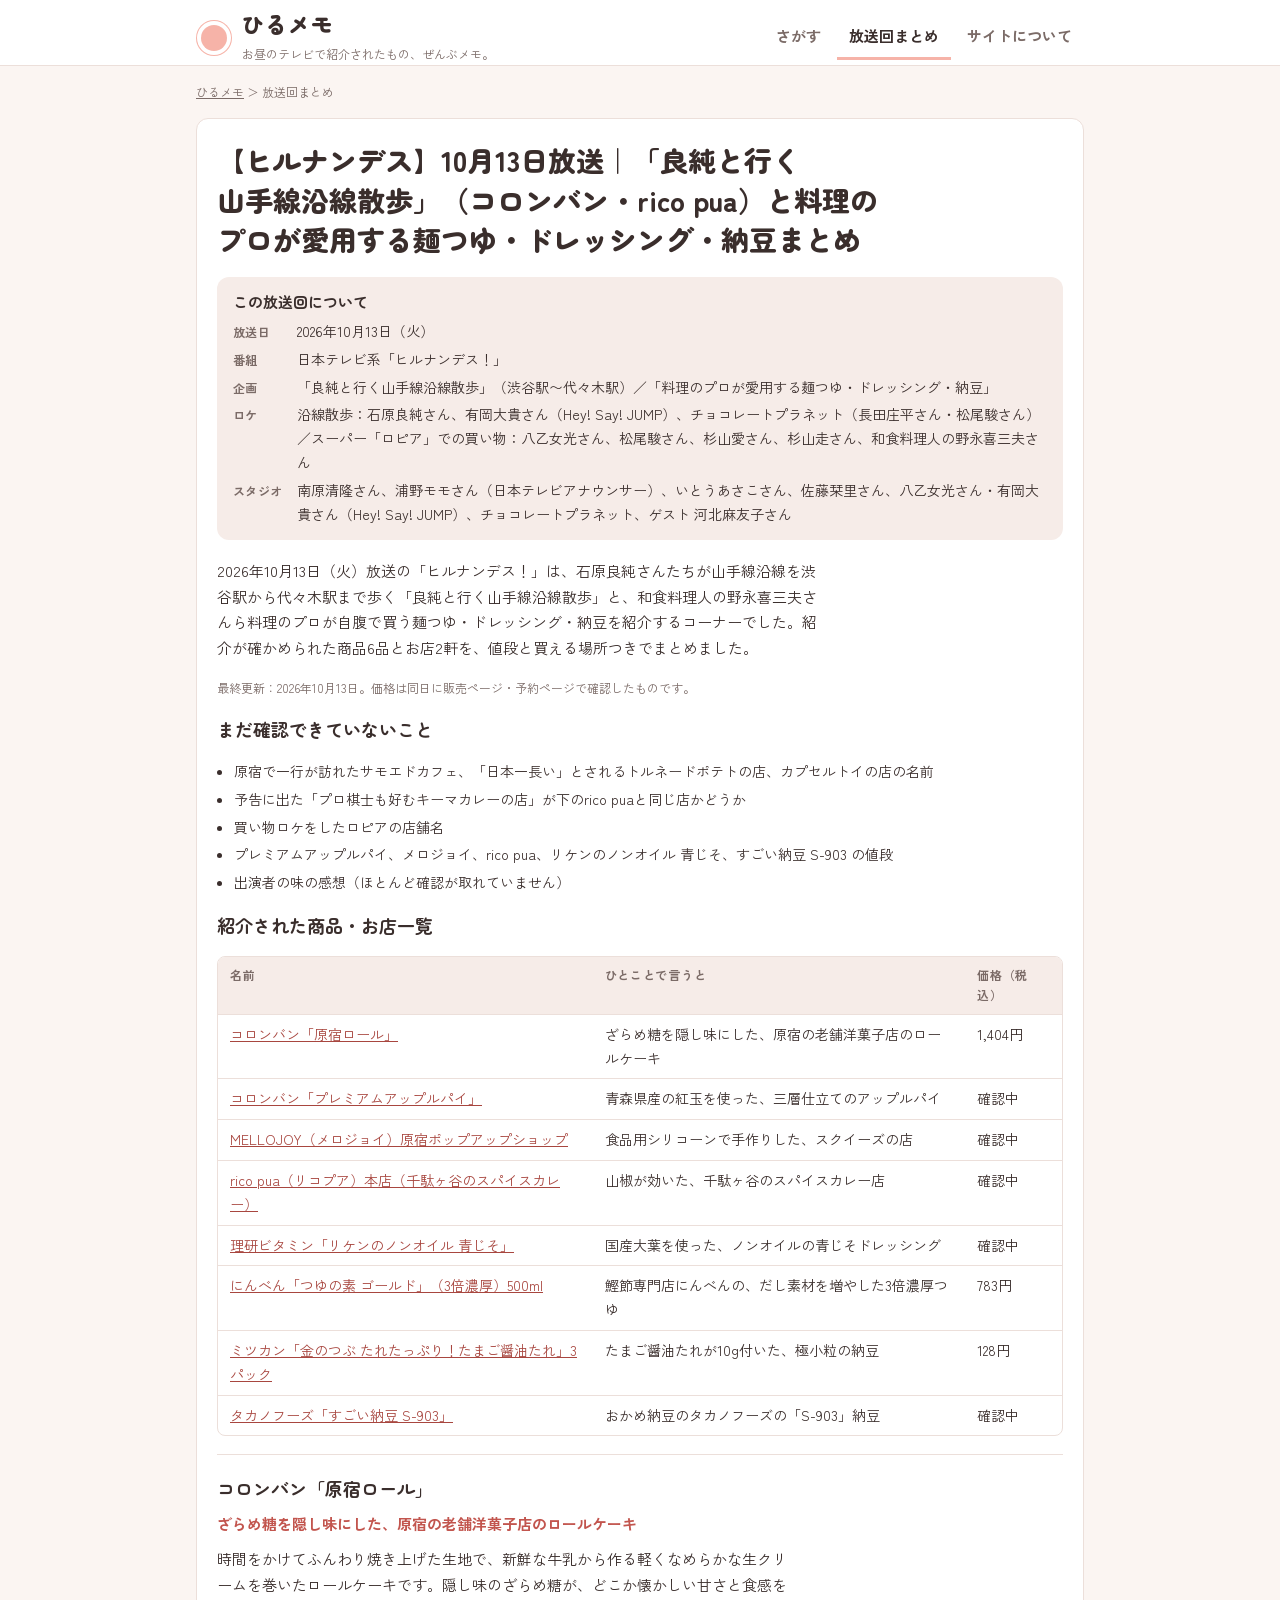
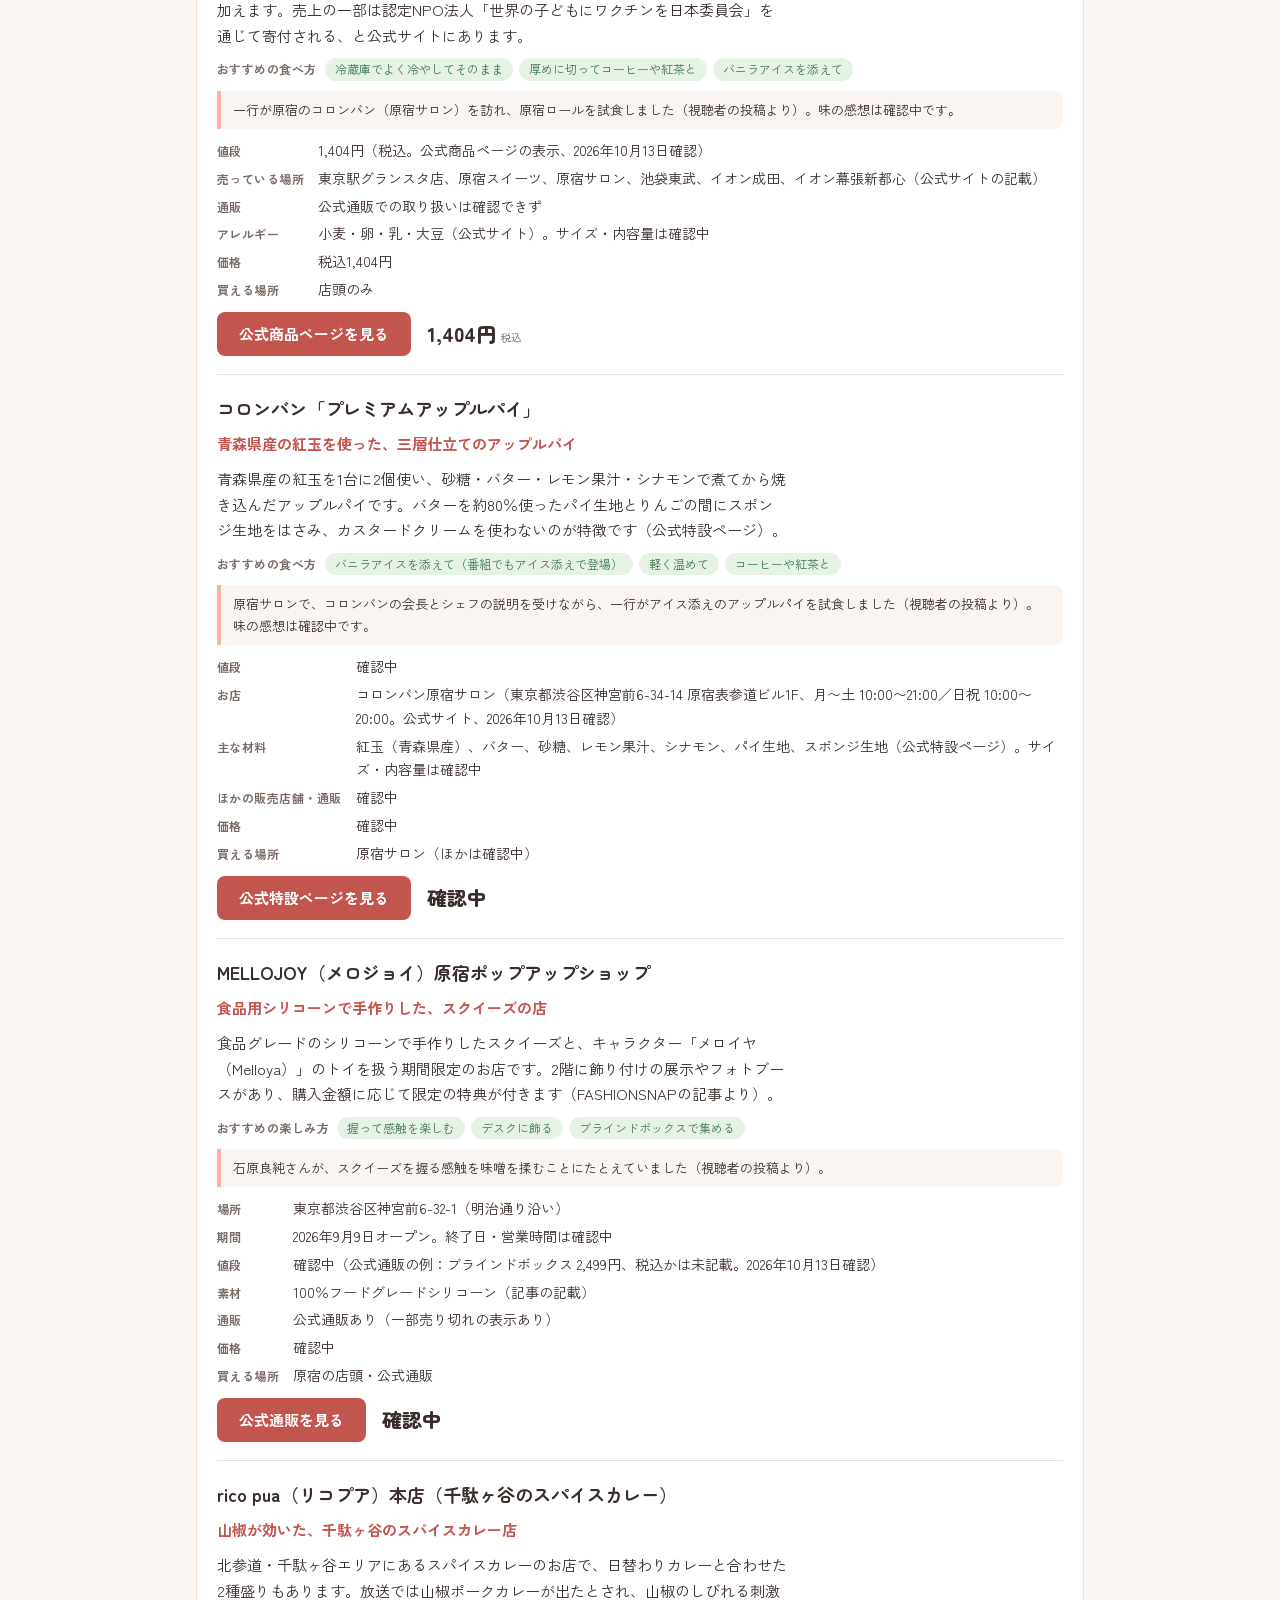
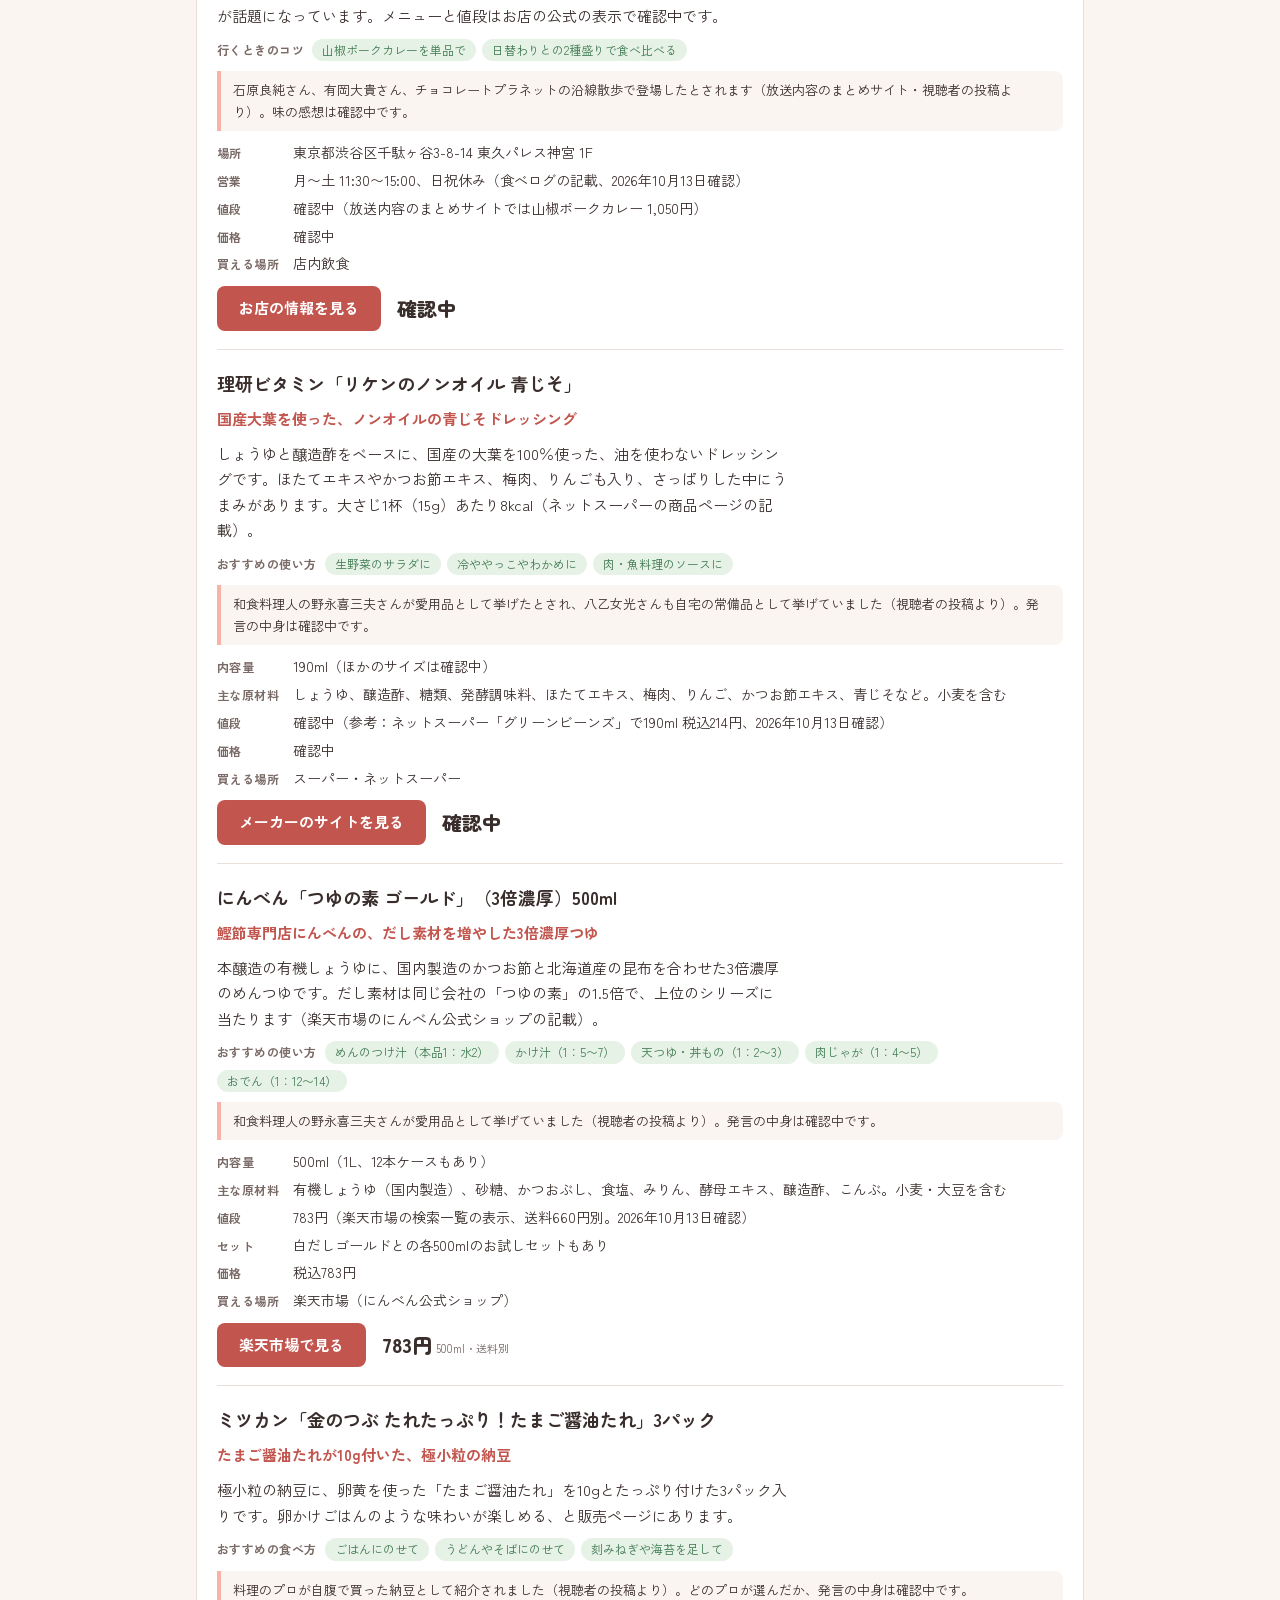
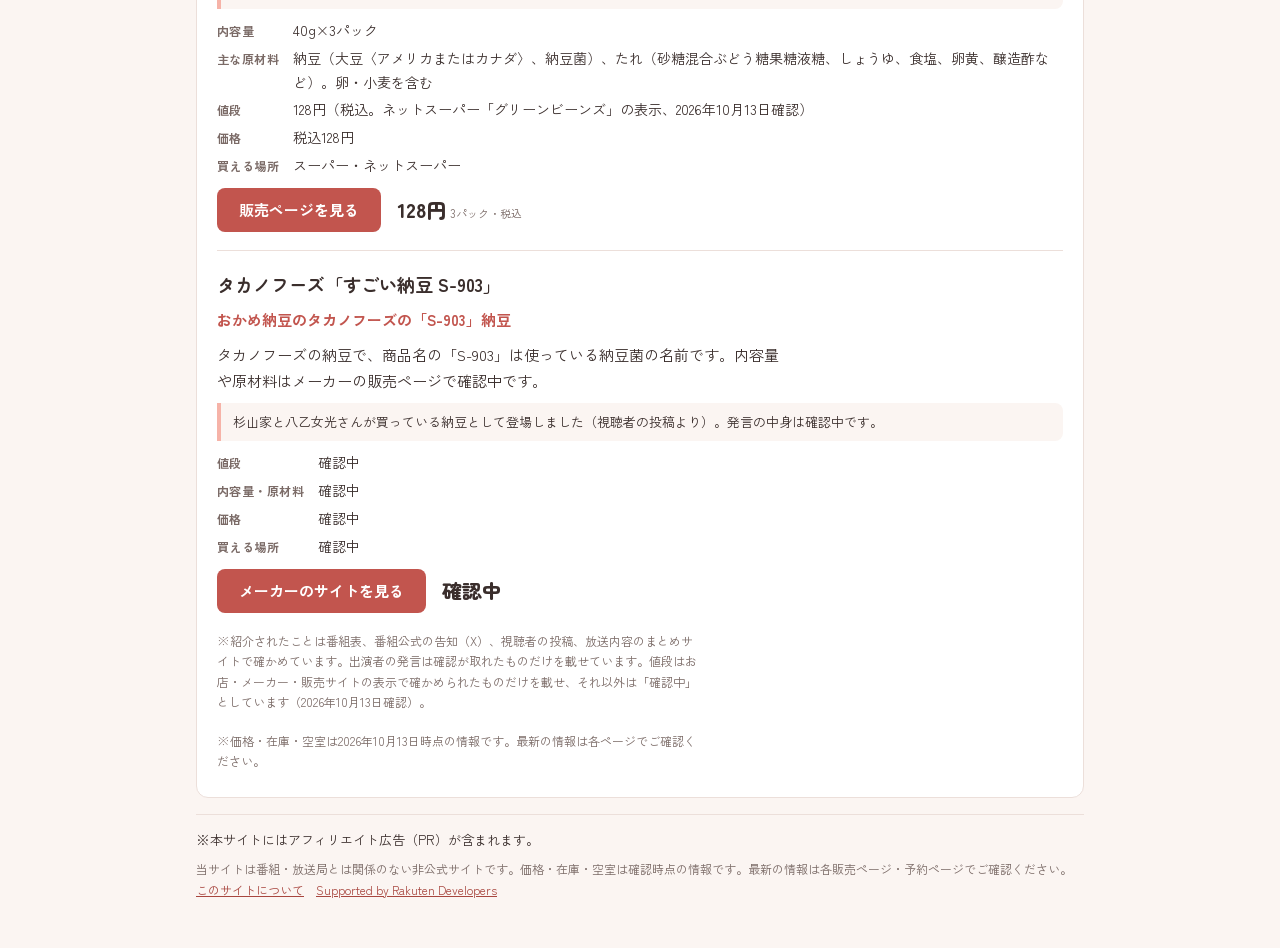
<file: site/20261013-yamanote-harajuku.html>
<!doctype html>
<html lang="ja">
<head>
<meta charset="utf-8">
<meta name="viewport" content="width=device-width,initial-scale=1">
<title>【ヒルナンデス】10月13日放送｜「良純と行く山手線沿線散歩」（コロンバン・rico pua）と料理のプロが愛用する麺つゆ・ドレッシング・納豆まとめ｜ひるメモ</title>
<meta name="description" content="2026年10月13日（火）放送の「ヒルナンデス！」は、石原良純さんたちが山手線沿線を渋谷駅から代々木駅まで歩く「良純と行く山手線沿線散歩」と、和食料理人の野永喜三夫さんら料理のプロが自腹で買う麺つゆ・ドレッシング・納豆を紹介するコーナーで…">
<link rel="canonical" href="https://hirumemo.com/20261013-yamanote-harajuku.html">
<meta property="og:type" content="article">
<meta property="og:site_name" content="ひるメモ">
<meta property="og:locale" content="ja_JP">
<meta property="og:title" content="【ヒルナンデス】10月13日放送｜「良純と行く山手線沿線散歩」（コロンバン・rico pua）と料理のプロが愛用する麺つゆ・ドレッシング・納豆まとめ｜ひるメモ">
<meta property="og:description" content="2026年10月13日（火）放送の「ヒルナンデス！」は、石原良純さんたちが山手線沿線を渋谷駅から代々木駅まで歩く「良純と行く山手線沿線散歩」と、和食料理人の野永喜三夫さんら料理のプロが自腹で買う麺つゆ・ドレッシング・納豆を紹介するコーナーで…">
<meta property="og:url" content="https://hirumemo.com/20261013-yamanote-harajuku.html">
<meta name="twitter:card" content="summary">
<meta name="twitter:title" content="【ヒルナンデス】10月13日放送｜「良純と行く山手線沿線散歩」（コロンバン・rico pua）と料理のプロが愛用する麺つゆ・ドレッシング・納豆まとめ｜ひるメモ">
<meta name="twitter:description" content="2026年10月13日（火）放送の「ヒルナンデス！」は、石原良純さんたちが山手線沿線を渋谷駅から代々木駅まで歩く「良純と行く山手線沿線散歩」と、和食料理人の野永喜三夫さんら料理のプロが自腹で買う麺つゆ・ドレッシング・納豆を紹介するコーナーで…">
<meta property="article:published_time" content="2026-10-13">
<meta property="article:modified_time" content="2026-10-16">
<meta name="msvalidate.01" content="BED3DDA80BBB9FC04817B4096368D5E1">
<meta name="theme-color" content="#f6a700">
<link rel="icon" href="data:image/svg+xml,%3Csvg xmlns='http://www.w3.org/2000/svg' viewBox='0 0 64 64'%3E%3Ccircle cx='32' cy='32' r='28' fill='%23f6a700'/%3E%3Ctext x='32' y='43' font-size='30' text-anchor='middle' fill='%23fff' font-family='sans-serif' font-weight='900'%3E%E3%81%B2%3C/text%3E%3C/svg%3E">
<link rel="alternate" type="application/rss+xml" title="ひるメモ 新着" href="https://hirumemo.com/feed.xml">
<script async src="https://www.googletagmanager.com/gtag/js?id=G-KXTP512PVZ"></script><script>window.dataLayer=window.dataLayer||[];function gtag(){dataLayer.push(arguments);}gtag("js",new Date());gtag("config","G-KXTP512PVZ");document.addEventListener("click",function(ev){var a=ev.target.closest&&ev.target.closest("a[href*=\"rakuten.co.jp\"]");if(a)gtag("event","affiliate_click",{link_url:a.href,link_text:(a.textContent||"").trim().slice(0,80)});});</script>
<link rel="preconnect" href="https://fonts.googleapis.com">
<link rel="preconnect" href="https://fonts.gstatic.com" crossorigin>
<link rel="stylesheet" href="https://fonts.googleapis.com/css2?family=Zen+Maru+Gothic:wght@700;900&family=Zen+Kaku+Gothic+New:wght@400;500;700&display=swap">
<style>html{color-scheme:light}body{margin:0}img{max-width:100%}
/* Single light look by choice: the page keeps its cream-and-coral palette in dark mode too. */
/* Layout: sticky masthead with two views (さがす = filterable catalogue rows, 放送回まとめ = one article per broadcast); single centered column, rows stack on phones. */
:root{
  --bg:#FBF5F2; --surface:#FFFFFF; --ink:#3A2E2C; --muted:#7B6B67; --line:#ECDFDA;
  --accent:#F6B3A8; --accent-ink:#5A1E18; --link:#A8463F; --strong:#C2554E; --strong-ink:#FFFFFF;
  --ok:#3F7A52; --ok-bg:#E7F2E6; --warn:#84590A; --warn-bg:#FFF1D6; --chip:#F6ECE8;
  --display:"Zen Maru Gothic","Hiragino Maru Gothic ProN","Hiragino Sans","Yu Gothic",sans-serif;
  --body:"Zen Kaku Gothic New","Hiragino Sans","Yu Gothic","Meiryo",sans-serif;
}
*{box-sizing:border-box}
body{background:var(--bg);color:var(--ink);font-family:var(--body);font-size:15px;line-height:1.7}
a{color:var(--link)}
button,select,input{font:inherit;color:inherit}
:focus-visible{outline:3px solid var(--link);outline-offset:2px}

.mast{position:sticky;top:env(safe-area-inset-top,0px);z-index:5;background:var(--surface);border-bottom:1px solid var(--line)}
.mast-in{max-width:920px;margin:0 auto;padding-inline:16px;padding-block:10px 0;display:flex;flex-wrap:wrap;align-items:center;gap:6px 20px}
.brand{display:flex;align-items:center;gap:10px;min-width:0}
.sun{width:26px;height:26px;margin:5px;border-radius:50%;background:var(--accent);flex:none;box-shadow:0 0 0 4px var(--surface),0 0 0 5px var(--accent)}
h1,h2,.name{word-break:auto-phrase}
.brand b{font-family:var(--display);font-weight:900;font-size:22px;letter-spacing:.04em;line-height:1.2}
.brand span{color:var(--muted);font-size:12px}
.tabs{display:flex;gap:4px;margin-left:auto}
.tab{background:none;border:0;border-bottom:3px solid transparent;padding:8px 12px 9px;cursor:pointer;font-weight:700;color:var(--muted)}
.tab[aria-selected="true"]{color:var(--ink);border-bottom-color:var(--accent)}

.wrap{max-width:920px;margin:0 auto;padding-inline:16px;padding-block:16px 48px;display:flex;flex-direction:column;gap:16px}
.demo{background:var(--warn-bg);color:var(--warn);border-radius:8px;padding:10px 14px;font-size:13px;line-height:1.6}
.demo b{font-weight:700}
.pr{color:var(--muted);font-size:12px}

h1{font-family:var(--display);font-weight:900;font-size:clamp(20px,4.6vw,28px);line-height:1.4;margin:0;text-wrap:balance}
h2{font-family:var(--display);font-weight:700;font-size:18px;line-height:1.4;margin:0;text-wrap:balance}
.lead{margin:0;color:var(--muted);max-width:40em}

.tools{display:flex;flex-direction:column;gap:12px}
.search{width:100%;padding:11px 14px;border:1px solid var(--line);border-radius:10px;background:var(--surface)}
.frow{display:flex;flex-wrap:wrap;align-items:center;gap:8px}
.flabel{font-size:12px;color:var(--muted);font-weight:700;letter-spacing:.06em;flex:none;width:5.5em}
.chip{border:1px solid var(--line);background:var(--surface);border-radius:999px;padding:5px 13px;cursor:pointer;font-size:13px;line-height:1.5}
.chip[aria-pressed="true"]{background:var(--strong);color:var(--strong-ink);border-color:var(--strong);font-weight:700}
.bar{display:flex;flex-wrap:wrap;align-items:center;justify-content:space-between;gap:8px 16px;border-top:1px solid var(--line);padding-top:12px}
.count{font-weight:700}
.count small{font-weight:400;color:var(--muted);font-size:12px;margin-left:6px}
.sort{padding:6px 10px;border:1px solid var(--line);border-radius:8px;background:var(--surface)}

.list{list-style:none;margin:0;padding:0;background:var(--surface);border:1px solid var(--line);border-radius:12px;overflow:hidden}
.item{display:grid;grid-template-columns:72px minmax(0,1fr) auto;gap:10px 16px;padding:14px 16px;border-top:1px solid var(--line);align-items:center}
.item:first-child{border-top:0}
.thumb{width:72px;aspect-ratio:1;border-radius:10px;background:var(--chip);color:var(--link);display:grid;place-items:center;flex:none;align-self:start}
.thumb svg{width:56%;height:56%}
.block-head{display:flex;gap:12px;align-items:center}
.block-head h3{min-width:0}
.item-main{min-width:0;display:flex;flex-direction:column;gap:4px}
.name{font-weight:700;font-size:16px;line-height:1.5;overflow-wrap:anywhere}
.meta{display:flex;flex-wrap:wrap;gap:2px 12px;color:var(--muted);font-size:13px}
.badges{display:flex;flex-wrap:wrap;gap:6px;margin-top:2px}
.badge{font-size:12px;line-height:1.5;padding:1px 9px;border-radius:999px;background:var(--chip);color:var(--ink)}
.badge.ok{background:var(--ok-bg);color:var(--ok)}
.badge.wait{background:var(--warn-bg);color:var(--warn)}
.item-side{display:flex;flex-direction:column;align-items:flex-end;gap:8px}
.price{font-family:var(--display);font-weight:900;font-size:20px;font-variant-numeric:tabular-nums;line-height:1.2;white-space:nowrap}
.price small{font-family:var(--body);font-weight:400;font-size:11px;color:var(--muted);margin-left:4px}
.price.none{font-family:var(--body);font-weight:500;font-size:13px;color:var(--muted)}
.acts{display:flex;flex-wrap:wrap;gap:8px;justify-content:flex-end}
.btn{display:inline-block;background:var(--accent);color:var(--accent-ink);font-weight:700;font-size:13px;text-decoration:none;border:0;border-radius:8px;padding:7px 14px;cursor:pointer;line-height:1.5}
.btn.ghost{background:none;color:var(--link);border:1px solid var(--line)}
.btn.off{background:var(--chip);color:var(--muted);cursor:default}
.empty{background:var(--surface);border:1px dashed var(--line);border-radius:12px;padding:28px 16px;text-align:center;color:var(--muted);display:flex;flex-direction:column;gap:12px;align-items:center}

.pick{display:flex;flex-wrap:wrap;align-items:center;gap:8px}
.pick label{font-size:12px;color:var(--muted);font-weight:700;letter-spacing:.06em}
.pick select{padding:8px 10px;border:1px solid var(--line);border-radius:8px;background:var(--surface);max-width:100%}
.article{background:var(--surface);border:1px solid var(--line);border-radius:12px;padding:22px 20px 26px;display:flex;flex-direction:column;gap:18px}
.article p{margin:0;max-width:40em}
.tbl{overflow-x:auto;border:1px solid var(--line);border-radius:8px}
table{border-collapse:collapse;width:100%;min-width:460px;font-size:14px}
th,td{text-align:left;padding:8px 12px;border-top:1px solid var(--line);vertical-align:top}
thead th{border-top:0;background:var(--chip);font-size:12px;letter-spacing:.06em;color:var(--muted)}
td.num{font-variant-numeric:tabular-nums;white-space:nowrap}
.block{border-top:1px solid var(--line);padding-top:16px;display:flex;flex-direction:column;gap:8px}
.block h3{font-size:16px;font-weight:700;margin:0;line-height:1.5;overflow-wrap:anywhere}
.block ul{margin:0;padding-left:1.2em}
.todo{color:var(--muted);font-style:normal;background:var(--chip);border-radius:4px;padding:0 6px}
.sample{border:1px dashed var(--line);border-radius:8px;padding:12px 14px;font-size:13px;color:var(--muted);display:flex;flex-direction:column;gap:4px}
.sample b{color:var(--ink)}
.note{font-size:12px;color:var(--muted)}
footer{color:var(--muted);font-size:12px;border-top:1px solid var(--line);padding-top:14px}

@media (max-width:600px){
  .tabs{margin-left:0;width:100%}
  .tab{flex:1}
  .item{grid-template-columns:64px minmax(0,1fr)}
  .thumb{width:64px}
  .item-side{grid-column:1/-1;flex-direction:row;align-items:center;justify-content:space-between;flex-wrap:wrap}
  .flabel{width:100%}
  .article{padding:18px 14px 22px}
}
@media (prefers-reduced-motion:no-preference){ .chip,.btn,.tab{transition:background-color .12s,color .12s,border-color .12s} }

[hidden]{display:none!important}
.crumbs{font-size:12px;color:var(--muted)}
.crumbs a{color:var(--muted)}
.mast a.brand{color:inherit;text-decoration:none}
.navlinks{display:flex;gap:4px;margin-left:auto;flex-wrap:wrap}
.navlinks a{padding:8px 12px 9px;font-weight:700;color:var(--muted);text-decoration:none;border-bottom:3px solid transparent}
.navlinks a[aria-current="page"]{color:var(--ink);border-bottom-color:var(--accent)}
.blist{list-style:none;margin:0;padding:0;display:flex;flex-direction:column;gap:8px}
.blist a{display:block;background:var(--surface);border:1px solid var(--line);border-radius:10px;padding:12px 16px;text-decoration:none;color:var(--ink);font-weight:700}
.blist small{display:block;font-weight:400;color:var(--muted);font-size:12px}
.prose{background:var(--surface);border:1px solid var(--line);border-radius:12px;padding:22px 20px;display:flex;flex-direction:column;gap:14px}
.prose p,.prose ul{margin:0;max-width:40em}

/* catalogue: photo-first cards */
.cards{list-style:none;margin:0;padding:0;display:grid;grid-template-columns:repeat(auto-fill,minmax(200px,1fr));gap:14px}
.card{background:var(--surface);border:1px solid var(--line);border-radius:14px;overflow:hidden;display:flex;flex-direction:column;min-width:0}
.ph{display:block;aspect-ratio:1;background:#fff;border-bottom:1px solid var(--line);position:relative}
.ph img{width:100%;height:100%;object-fit:contain;display:block}
.ph.none{background:var(--chip);color:var(--link);display:grid;place-items:center;text-decoration:none;text-align:center;font-size:12px;line-height:1.6}
.ph.none svg{width:38%;height:auto;display:block;margin:0 auto 6px}
.kind{position:absolute;left:8px;top:8px;background:var(--strong);color:var(--strong-ink);font-size:11px;font-weight:700;border-radius:999px;padding:1px 10px;line-height:1.7}
.card-b{padding:12px 12px 14px;display:flex;flex-direction:column;gap:6px;flex:1;min-width:0}
.ep{font-size:11px;color:var(--muted);line-height:1.5}
.card .name{font-size:14px;line-height:1.5}
.card .name a{color:inherit;text-decoration:none}
.catch{font-size:13px;line-height:1.6;color:var(--ink);margin:0}
.card .price{font-size:19px;margin-top:auto;padding-top:4px;white-space:normal}
.cond{font-size:11px;color:var(--muted);line-height:1.5}
.card .btn{text-align:center;padding:9px 10px}
.more{font-size:12px;text-align:center}

/* article */
.epbox{background:var(--chip);border-radius:12px;padding:14px 16px;display:flex;flex-direction:column;gap:8px}
.epbox h2{font-size:15px}
dl.kv{margin:0;display:grid;grid-template-columns:auto minmax(0,1fr);gap:4px 14px;font-size:14px}
dl.kv dt{color:var(--muted);font-weight:700;font-size:12px;letter-spacing:.04em;padding-top:2px;white-space:nowrap}
dl.kv dd{margin:0;min-width:0;overflow-wrap:anywhere}
.block{display:grid;grid-template-columns:300px minmax(0,1fr);gap:18px;align-items:start;padding-top:20px}
.block .ph{border:1px solid var(--line);border-radius:14px;overflow:hidden}
.block-b{display:flex;flex-direction:column;gap:10px;min-width:0}
.block h3{font-family:var(--display);font-size:18px;line-height:1.5}
.block .catch{font-weight:700;font-size:15px;color:var(--strong)}
.block p{max-width:38em}
.eat{display:flex;flex-wrap:wrap;gap:6px;align-items:center}
.eat b{font-size:12px;color:var(--muted);letter-spacing:.04em;margin-right:2px}
.eat span{background:var(--ok-bg);color:var(--ok);border-radius:999px;padding:1px 10px;font-size:12px;line-height:1.7}
.said{border-left:4px solid var(--accent);background:var(--bg);border-radius:0 8px 8px 0;padding:8px 12px;font-size:13px}
.buyrow{display:flex;flex-wrap:wrap;align-items:center;gap:10px 16px}
.btn.big{font-size:15px;padding:11px 22px;background:var(--strong);color:var(--strong-ink)}
.sub{font-weight:700;font-size:13px;color:var(--muted);letter-spacing:.04em;margin-top:4px}
.article table{min-width:0}
.block td:first-child{min-width:4.6em}
.block.nophoto{grid-template-columns:1fr}
.block{scroll-margin-top:84px}
.ph.cover img{object-fit:cover}
.kakaku{border:1px solid var(--line);border-radius:12px;padding:12px 14px;display:flex;flex-direction:column;gap:8px;background:var(--bg)}
.kakaku h4{margin:0;font-size:13px;font-weight:700;letter-spacing:.04em;color:var(--muted)}
.kakaku ul{list-style:none;margin:0;padding:0;display:flex;flex-direction:column;gap:6px}
.kakaku li{display:grid;grid-template-columns:minmax(0,1fr) auto;gap:2px 10px;align-items:center;background:var(--surface);border:1px solid var(--line);border-radius:10px;padding:8px 10px}
.kakaku li .p{grid-column:1;grid-row:1}
.kakaku li .shopnm{grid-column:1;grid-row:2}
.kakaku li a{grid-column:2;grid-row:1/3}
.kakaku .p{font-family:var(--display);font-weight:900;font-size:17px;white-space:nowrap}
.kakaku .p small{font-family:var(--body);font-weight:400;font-size:11px;color:var(--muted);margin-left:4px}
.kakaku .shopnm{font-size:12px;line-height:1.5;min-width:0;overflow-wrap:anywhere}
.kakaku .tag{display:inline-block;white-space:nowrap;font-size:11px;font-weight:700;border-radius:999px;padding:0 8px;line-height:1.7;background:var(--ok-bg);color:var(--ok);margin-right:4px}
.kakaku .tag.off{background:var(--warn-bg);color:var(--warn)}
.kakaku .tag.tv{background:var(--chip);color:var(--ink)}
.kakaku li.gone{opacity:.6}
.kakaku p{font-size:13px}
.mark{font-size:11px;font-weight:700;border-radius:6px;padding:2px 8px;line-height:1.6;align-self:flex-start}
.mark.gone{background:var(--warn-bg);color:var(--warn)}
.mark.alt{background:var(--ok-bg);color:var(--ok);text-decoration:none}
.kotsu{margin:0;padding-left:1.2em;font-size:14px;display:flex;flex-direction:column;gap:4px}
.credit{position:absolute;left:0;bottom:0;background:rgba(0,0,0,.6);color:#fff;font-size:10px;line-height:1.6;padding:1px 7px;border-radius:0 6px 0 0}
.phs{display:flex;flex-direction:column;gap:10px;min-width:0}
.block .ph.land{aspect-ratio:16/9}
.prnote{margin:0 0 8px;font-size:13px;color:var(--ink)}
/* まとめ買いリスト */
.add{border:1px solid var(--strong);background:var(--surface);color:var(--strong);font-weight:700;font-size:12px;border-radius:8px;padding:7px 8px;cursor:pointer;line-height:1.5}
.add[aria-pressed="true"]{background:var(--ok-bg);border-color:var(--ok);color:var(--ok)}
.bulk{background:var(--warn-bg);border-radius:12px;padding:14px 16px;display:flex;flex-direction:column;gap:8px}
.bulk h2{font-size:15px}
.bulk p{margin:0;font-size:14px}
.cartbar{position:fixed;left:0;right:0;bottom:0;z-index:8;background:var(--ink);color:#fff;padding:10px 16px calc(10px + env(safe-area-inset-bottom,0px));display:flex;align-items:center;justify-content:center;gap:10px 16px;flex-wrap:wrap}
.cartbar b{font-family:var(--display);font-size:16px}
.cartbar .btn{background:var(--accent);color:var(--accent-ink)}
body.hascart{padding-bottom:76px}
.cartpanel{position:fixed;inset:0;z-index:9;background:rgba(58,46,44,.45);display:flex;align-items:flex-end;justify-content:center}
.cartsheet{background:var(--surface);width:100%;max-width:560px;max-height:86vh;overflow:auto;border-radius:16px 16px 0 0;padding:18px 16px calc(18px + env(safe-area-inset-bottom,0px));display:flex;flex-direction:column;gap:12px}
.carthead{display:flex;align-items:center;justify-content:space-between;gap:12px}
.cartsheet p{margin:0;font-size:13px}
.cartlist{list-style:none;margin:0;padding:0;display:flex;flex-direction:column}
.cartlist li{display:grid;grid-template-columns:64px minmax(0,1fr) auto;gap:10px;align-items:center;padding:10px 0;border-top:1px solid var(--line)}
.cartlist img{width:64px;height:64px;object-fit:contain;border:1px solid var(--line);border-radius:8px;background:#fff}
.cartlist .nm{font-size:13px;font-weight:700;line-height:1.5}
.cartlist .pr2{font-size:13px;color:var(--muted)}
.cartlist .ops{display:flex;flex-direction:column;gap:6px;align-items:stretch;text-align:center}
.cartlist .seen{font-size:11px;color:var(--ok)}
.x{background:none;border:0;color:var(--muted);font-size:12px;text-decoration:underline;cursor:pointer;padding:2px}
.carttotal{display:flex;justify-content:space-between;align-items:baseline;border-top:2px solid var(--ink);padding-top:10px;font-weight:700}
@media (max-width:720px){.block{grid-template-columns:1fr}.block .ph{max-width:340px;width:100%;margin:0 auto}}
@media (max-width:600px){
  .navlinks{margin-left:0;width:100%}.navlinks a{flex:1;text-align:center;white-space:nowrap;font-size:14px;padding-inline:4px}
  .cards{grid-template-columns:repeat(2,minmax(0,1fr));gap:10px}
  .card-b{padding:10px 10px 12px}
  .card .price{font-size:17px}
}
</style>
</head>
<body>
<header class="mast"><div class="mast-in">
<a class="brand" href="./"><div class="sun" aria-hidden="true"></div><div><b>ひるメモ</b><br><span>お昼のテレビで紹介されたもの、ぜんぶメモ。</span></div></a>
<nav class="navlinks" aria-label="メニュー"><a href="./">さがす</a><a href="./#kai" aria-current="page">放送回まとめ</a><a href="about.html">サイトについて</a></nav>
</div></header>
<div class="wrap">
<main style="display:flex;flex-direction:column;gap:16px">
<div class="crumbs"><a href="./">ひるメモ</a> ＞ 放送回まとめ</div>
<article class="article">
<h1>【ヒルナンデス】10月13日放送｜「良純と行く山手線沿線散歩」（コロンバン・rico pua）と料理のプロが愛用する麺つゆ・ドレッシング・納豆まとめ</h1>
<div class="epbox"><h2>この放送回について</h2><dl class="kv"><dt>放送日</dt><dd>2026年10月13日（火）</dd><dt>番組</dt><dd>日本テレビ系「ヒルナンデス！」</dd><dt>企画</dt><dd>「良純と行く山手線沿線散歩」（渋谷駅〜代々木駅）／「料理のプロが愛用する麺つゆ・ドレッシング・納豆」</dd><dt>ロケ</dt><dd>沿線散歩：石原良純さん、有岡大貴さん（Hey! Say! JUMP）、チョコレートプラネット（長田庄平さん・松尾駿さん）／スーパー「ロピア」での買い物：八乙女光さん、松尾駿さん、杉山愛さん、杉山走さん、和食料理人の野永喜三夫さん</dd><dt>スタジオ</dt><dd>南原清隆さん、浦野モモさん（日本テレビアナウンサー）、いとうあさこさん、佐藤栞里さん、八乙女光さん・有岡大貴さん（Hey! Say! JUMP）、チョコレートプラネット、ゲスト 河北麻友子さん</dd></dl></div>
<p>2026年10月13日（火）放送の「ヒルナンデス！」は、石原良純さんたちが山手線沿線を渋谷駅から代々木駅まで歩く「良純と行く山手線沿線散歩」と、和食料理人の野永喜三夫さんら料理のプロが自腹で買う麺つゆ・ドレッシング・納豆を紹介するコーナーでした。紹介が確かめられた商品6品とお店2軒を、値段と買える場所つきでまとめました。</p>
<p class="note">最終更新：2026年10月13日。価格は同日に販売ページ・予約ページで確認したものです。</p>
<h2>まだ確認できていないこと</h2><ul class="kotsu"><li>原宿で一行が訪れたサモエドカフェ、「日本一長い」とされるトルネードポテトの店、カプセルトイの店の名前</li><li>予告に出た「プロ棋士も好むキーマカレーの店」が下のrico puaと同じ店かどうか</li><li>買い物ロケをしたロピアの店舗名</li><li>プレミアムアップルパイ、メロジョイ、rico pua、リケンのノンオイル 青じそ、すごい納豆 S-903 の値段</li><li>出演者の味の感想（ほとんど確認が取れていません）</li></ul>

<h2>紹介された商品・お店一覧</h2><div class="tbl"><table><thead><tr><th>名前</th><th>ひとことで言うと</th><th>価格（税込）</th></tr></thead><tbody><tr><td><a href="#i1">コロンバン「原宿ロール」</a></td><td>ざらめ糖を隠し味にした、原宿の老舗洋菓子店のロールケーキ</td><td class="num">1,404円</td></tr><tr><td><a href="#i2">コロンバン「プレミアムアップルパイ」</a></td><td>青森県産の紅玉を使った、三層仕立てのアップルパイ</td><td class="num">確認中</td></tr><tr><td><a href="#i3">MELLOJOY（メロジョイ）原宿ポップアップショップ</a></td><td>食品用シリコーンで手作りした、スクイーズの店</td><td class="num">確認中</td></tr><tr><td><a href="#i4">rico pua（リコプア）本店（千駄ヶ谷のスパイスカレー）</a></td><td>山椒が効いた、千駄ヶ谷のスパイスカレー店</td><td class="num">確認中</td></tr><tr><td><a href="#i5">理研ビタミン「リケンのノンオイル 青じそ」</a></td><td>国産大葉を使った、ノンオイルの青じそドレッシング</td><td class="num">確認中</td></tr><tr><td><a href="#i6">にんべん「つゆの素 ゴールド」（3倍濃厚）500ml</a></td><td>鰹節専門店にんべんの、だし素材を増やした3倍濃厚つゆ</td><td class="num">783円</td></tr><tr><td><a href="#i7">ミツカン「金のつぶ たれたっぷり！たまご醤油たれ」3パック</a></td><td>たまご醤油たれが10g付いた、極小粒の納豆</td><td class="num">128円</td></tr><tr><td><a href="#i8">タカノフーズ「すごい納豆 S-903」</a></td><td>おかめ納豆のタカノフーズの「S-903」納豆</td><td class="num">確認中</td></tr></tbody></table></div>
<section class="block nophoto" id="i1">
<div class="block-b"><h3>コロンバン「原宿ロール」</h3>
<p class="catch">ざらめ糖を隠し味にした、原宿の老舗洋菓子店のロールケーキ</p>
<p>時間をかけてふんわり焼き上げた生地で、新鮮な牛乳から作る軽くなめらかな生クリームを巻いたロールケーキです。隠し味のざらめ糖が、どこか懐かしい甘さと食感を加えます。売上の一部は認定NPO法人「世界の子どもにワクチンを日本委員会」を通じて寄付される、と公式サイトにあります。</p>
<div class="eat"><b>おすすめの食べ方</b><span>冷蔵庫でよく冷やしてそのまま</span><span>厚めに切ってコーヒーや紅茶と</span><span>バニラアイスを添えて</span></div><div class="said">一行が原宿のコロンバン（原宿サロン）を訪れ、原宿ロールを試食しました（視聴者の投稿より）。味の感想は確認中です。</div>
<dl class="kv"><dt>値段</dt><dd>1,404円（税込。公式商品ページの表示、2026年10月13日確認）</dd><dt>売っている場所</dt><dd>東京駅グランスタ店、原宿スイーツ、原宿サロン、池袋東武、イオン成田、イオン幕張新都心（公式サイトの記載）</dd><dt>通販</dt><dd>公式通販での取り扱いは確認できず</dd><dt>アレルギー</dt><dd>小麦・卵・乳・大豆（公式サイト）。サイズ・内容量は確認中</dd><dt>価格</dt><dd>税込1,404円</dd><dt>買える場所</dt><dd>店頭のみ</dd></dl>


<div class="buyrow"><a class="btn big" href="https://www.colombin.co.jp/product/cake/post-40.php" target="_blank" rel="noopener">公式商品ページを見る</a><span class="price">1,404円<small>税込</small></span></div></div></section><section class="block nophoto" id="i2">
<div class="block-b"><h3>コロンバン「プレミアムアップルパイ」</h3>
<p class="catch">青森県産の紅玉を使った、三層仕立てのアップルパイ</p>
<p>青森県産の紅玉を1台に2個使い、砂糖・バター・レモン果汁・シナモンで煮てから焼き込んだアップルパイです。バターを約80％使ったパイ生地とりんごの間にスポンジ生地をはさみ、カスタードクリームを使わないのが特徴です（公式特設ページ）。</p>
<div class="eat"><b>おすすめの食べ方</b><span>バニラアイスを添えて（番組でもアイス添えで登場）</span><span>軽く温めて</span><span>コーヒーや紅茶と</span></div><div class="said">原宿サロンで、コロンバンの会長とシェフの説明を受けながら、一行がアイス添えのアップルパイを試食しました（視聴者の投稿より）。味の感想は確認中です。</div>
<dl class="kv"><dt>値段</dt><dd>確認中</dd><dt>お店</dt><dd>コロンバン原宿サロン（東京都渋谷区神宮前6-34-14 原宿表参道ビル1F、月〜土 10:00〜21:00／日祝 10:00〜20:00。公式サイト、2026年10月13日確認）</dd><dt>主な材料</dt><dd>紅玉（青森県産）、バター、砂糖、レモン果汁、シナモン、パイ生地、スポンジ生地（公式特設ページ）。サイズ・内容量は確認中</dd><dt>ほかの販売店舗・通販</dt><dd>確認中</dd><dt>価格</dt><dd>確認中</dd><dt>買える場所</dt><dd>原宿サロン（ほかは確認中）</dd></dl>


<div class="buyrow"><a class="btn big" href="https://www.colombin.co.jp/premium-applepie/" target="_blank" rel="noopener">公式特設ページを見る</a><span class="price">確認中<small></small></span></div></div></section><section class="block nophoto" id="i3">
<div class="block-b"><h3>MELLOJOY（メロジョイ）原宿ポップアップショップ</h3>
<p class="catch">食品用シリコーンで手作りした、スクイーズの店</p>
<p>食品グレードのシリコーンで手作りしたスクイーズと、キャラクター「メロイヤ（Melloya）」のトイを扱う期間限定のお店です。2階に飾り付けの展示やフォトブースがあり、購入金額に応じて限定の特典が付きます（FASHIONSNAPの記事より）。</p>
<div class="eat"><b>おすすめの楽しみ方</b><span>握って感触を楽しむ</span><span>デスクに飾る</span><span>ブラインドボックスで集める</span></div><div class="said">石原良純さんが、スクイーズを握る感触を味噌を揉むことにたとえていました（視聴者の投稿より）。</div>
<dl class="kv"><dt>場所</dt><dd>東京都渋谷区神宮前6-32-1（明治通り沿い）</dd><dt>期間</dt><dd>2026年9月9日オープン。終了日・営業時間は確認中</dd><dt>値段</dt><dd>確認中（公式通販の例：ブラインドボックス 2,499円、税込かは未記載。2026年10月13日確認）</dd><dt>素材</dt><dd>100％フードグレードシリコーン（記事の記載）</dd><dt>通販</dt><dd>公式通販あり（一部売り切れの表示あり）</dd><dt>価格</dt><dd>確認中</dd><dt>買える場所</dt><dd>原宿の店頭・公式通販</dd></dl>


<div class="buyrow"><a class="btn big" href="https://mellojoyjapan.com/" target="_blank" rel="noopener">公式通販を見る</a><span class="price">確認中<small></small></span></div></div></section><section class="block nophoto" id="i4">
<div class="block-b"><h3>rico pua（リコプア）本店（千駄ヶ谷のスパイスカレー）</h3>
<p class="catch">山椒が効いた、千駄ヶ谷のスパイスカレー店</p>
<p>北参道・千駄ヶ谷エリアにあるスパイスカレーのお店で、日替わりカレーと合わせた2種盛りもあります。放送では山椒ポークカレーが出たとされ、山椒のしびれる刺激が話題になっています。メニューと値段はお店の公式の表示で確認中です。</p>
<div class="eat"><b>行くときのコツ</b><span>山椒ポークカレーを単品で</span><span>日替わりとの2種盛りで食べ比べる</span></div><div class="said">石原良純さん、有岡大貴さん、チョコレートプラネットの沿線散歩で登場したとされます（放送内容のまとめサイト・視聴者の投稿より）。味の感想は確認中です。</div>
<dl class="kv"><dt>場所</dt><dd>東京都渋谷区千駄ヶ谷3-8-14 東久パレス神宮 1F</dd><dt>営業</dt><dd>月〜土 11:30〜15:00、日祝休み（食べログの記載、2026年10月13日確認）</dd><dt>値段</dt><dd>確認中（放送内容のまとめサイトでは山椒ポークカレー 1,050円）</dd><dt>価格</dt><dd>確認中</dd><dt>買える場所</dt><dd>店内飲食</dd></dl>


<div class="buyrow"><a class="btn big" href="https://tabelog.com/tokyo/A1309/A130901/13154624/" target="_blank" rel="noopener">お店の情報を見る</a><span class="price">確認中<small></small></span></div></div></section><section class="block nophoto" id="i5">
<div class="block-b"><h3>理研ビタミン「リケンのノンオイル 青じそ」</h3>
<p class="catch">国産大葉を使った、ノンオイルの青じそドレッシング</p>
<p>しょうゆと醸造酢をベースに、国産の大葉を100％使った、油を使わないドレッシングです。ほたてエキスやかつお節エキス、梅肉、りんごも入り、さっぱりした中にうまみがあります。大さじ1杯（15g）あたり8kcal（ネットスーパーの商品ページの記載）。</p>
<div class="eat"><b>おすすめの使い方</b><span>生野菜のサラダに</span><span>冷ややっこやわかめに</span><span>肉・魚料理のソースに</span></div><div class="said">和食料理人の野永喜三夫さんが愛用品として挙げたとされ、八乙女光さんも自宅の常備品として挙げていました（視聴者の投稿より）。発言の中身は確認中です。</div>
<dl class="kv"><dt>内容量</dt><dd>190ml（ほかのサイズは確認中）</dd><dt>主な原材料</dt><dd>しょうゆ、醸造酢、糖類、発酵調味料、ほたてエキス、梅肉、りんご、かつお節エキス、青じそなど。小麦を含む</dd><dt>値段</dt><dd>確認中（参考：ネットスーパー「グリーンビーンズ」で190ml 税込214円、2026年10月13日確認）</dd><dt>価格</dt><dd>確認中</dd><dt>買える場所</dt><dd>スーパー・ネットスーパー</dd></dl>


<div class="buyrow"><a class="btn big" href="https://www.rikenvitamin.jp/products/" target="_blank" rel="noopener">メーカーのサイトを見る</a><span class="price">確認中<small></small></span></div></div></section><section class="block nophoto" id="i6">
<div class="block-b"><h3>にんべん「つゆの素 ゴールド」（3倍濃厚）500ml</h3>
<p class="catch">鰹節専門店にんべんの、だし素材を増やした3倍濃厚つゆ</p>
<p>本醸造の有機しょうゆに、国内製造のかつお節と北海道産の昆布を合わせた3倍濃厚のめんつゆです。だし素材は同じ会社の「つゆの素」の1.5倍で、上位のシリーズに当たります（楽天市場のにんべん公式ショップの記載）。</p>
<div class="eat"><b>おすすめの使い方</b><span>めんのつけ汁（本品1：水2）</span><span>かけ汁（1：5〜7）</span><span>天つゆ・丼もの（1：2〜3）</span><span>肉じゃが（1：4〜5）</span><span>おでん（1：12〜14）</span></div><div class="said">和食料理人の野永喜三夫さんが愛用品として挙げていました（視聴者の投稿より）。発言の中身は確認中です。</div>
<dl class="kv"><dt>内容量</dt><dd>500ml（1L、12本ケースもあり）</dd><dt>主な原材料</dt><dd>有機しょうゆ（国内製造）、砂糖、かつおぶし、食塩、みりん、酵母エキス、醸造酢、こんぶ。小麦・大豆を含む</dd><dt>値段</dt><dd>783円（楽天市場の検索一覧の表示、送料660円別。2026年10月13日確認）</dd><dt>セット</dt><dd>白だしゴールドとの各500mlのお試しセットもあり</dd><dt>価格</dt><dd>税込783円</dd><dt>買える場所</dt><dd>楽天市場（にんべん公式ショップ）</dd></dl>


<div class="buyrow"><a class="btn big" href="https://hb.afl.rakuten.co.jp/ichiba/584a3b37.2a4108aa.584a3b38.a1b9d8be/?pc=https%3A%2F%2Fitem.rakuten.co.jp%2Fninben%2Fot475n%2F" target="_blank" rel="nofollow sponsored noopener">楽天市場で見る</a><span class="price">783円<small>500ml・送料別</small></span></div></div></section><section class="block nophoto" id="i7">
<div class="block-b"><h3>ミツカン「金のつぶ たれたっぷり！たまご醤油たれ」3パック</h3>
<p class="catch">たまご醤油たれが10g付いた、極小粒の納豆</p>
<p>極小粒の納豆に、卵黄を使った「たまご醤油たれ」を10gとたっぷり付けた3パック入りです。卵かけごはんのような味わいが楽しめる、と販売ページにあります。</p>
<div class="eat"><b>おすすめの食べ方</b><span>ごはんにのせて</span><span>うどんやそばにのせて</span><span>刻みねぎや海苔を足して</span></div><div class="said">料理のプロが自腹で買った納豆として紹介されました（視聴者の投稿より）。どのプロが選んだか、発言の中身は確認中です。</div>
<dl class="kv"><dt>内容量</dt><dd>40g×3パック</dd><dt>主な原材料</dt><dd>納豆（大豆〈アメリカまたはカナダ〉、納豆菌）、たれ（砂糖混合ぶどう糖果糖液糖、しょうゆ、食塩、卵黄、醸造酢など）。卵・小麦を含む</dd><dt>値段</dt><dd>128円（税込。ネットスーパー「グリーンビーンズ」の表示、2026年10月13日確認）</dd><dt>価格</dt><dd>税込128円</dd><dt>買える場所</dt><dd>スーパー・ネットスーパー</dd></dl>


<div class="buyrow"><a class="btn big" href="https://greenbeans.com/products/14902106012068/details" target="_blank" rel="noopener">販売ページを見る</a><span class="price">128円<small>3パック・税込</small></span></div></div></section><section class="block nophoto" id="i8">
<div class="block-b"><h3>タカノフーズ「すごい納豆 S-903」</h3>
<p class="catch">おかめ納豆のタカノフーズの「S-903」納豆</p>
<p>タカノフーズの納豆で、商品名の「S-903」は使っている納豆菌の名前です。内容量や原材料はメーカーの販売ページで確認中です。</p>
<div class="said">杉山家と八乙女光さんが買っている納豆として登場しました（視聴者の投稿より）。発言の中身は確認中です。</div>
<dl class="kv"><dt>値段</dt><dd>確認中</dd><dt>内容量・原材料</dt><dd>確認中</dd><dt>価格</dt><dd>確認中</dd><dt>買える場所</dt><dd>確認中</dd></dl>


<div class="buyrow"><a class="btn big" href="https://www.takanofoods.co.jp/products/natto.html" target="_blank" rel="noopener">メーカーのサイトを見る</a><span class="price">確認中<small></small></span></div></div></section>
<p class="note">※紹介されたことは番組表、番組公式の告知（X）、視聴者の投稿、放送内容のまとめサイトで確かめています。出演者の発言は確認が取れたものだけを載せています。値段はお店・メーカー・販売サイトの表示で確かめられたものだけを載せ、それ以外は「確認中」としています（2026年10月13日確認）。</p>
<p class="note">※価格・在庫・空室は2026年10月13日時点の情報です。最新の情報は各ページでご確認ください。</p>
</article></main><script type="application/ld+json">{"@context": "https://schema.org", "@graph": [{"@type": "Article", "headline": "【ヒルナンデス】10月13日放送｜「良純と行く山手線沿線散歩」（コロンバン・rico pua）と料理のプロが愛用する麺つゆ・ドレッシング・納豆まとめ", "datePublished": "2026-10-13", "dateModified": "2026-10-16", "inLanguage": "ja", "mainEntityOfPage": "https://hirumemo.com/20261013-yamanote-harajuku.html", "author": {"@type": "Organization", "name": "ひるメモ", "url": "https://hirumemo.com/"}, "publisher": {"@type": "Organization", "name": "ひるメモ", "url": "https://hirumemo.com/"}}, {"@type": "BreadcrumbList", "itemListElement": [{"@type": "ListItem", "position": 1, "name": "ひるメモ", "item": "https://hirumemo.com/"}, {"@type": "ListItem", "position": 2, "name": "【ヒルナンデス】10月13日放送｜「良純と行く山手線沿線散歩」（コロンバン・rico pua）と料理のプロが愛用する麺つ", "item": "https://hirumemo.com/20261013-yamanote-harajuku.html"}]}, {"@type": "ItemList", "name": "紹介された商品・お店一覧", "itemListElement": [{"@type": "ListItem", "position": 1, "name": "コロンバン「原宿ロール」", "url": "https://hirumemo.com/20261013-yamanote-harajuku.html#i1"}, {"@type": "ListItem", "position": 2, "name": "コロンバン「プレミアムアップルパイ」", "url": "https://hirumemo.com/20261013-yamanote-harajuku.html#i2"}, {"@type": "ListItem", "position": 3, "name": "MELLOJOY（メロジョイ）原宿ポップアップショップ", "url": "https://hirumemo.com/20261013-yamanote-harajuku.html#i3"}, {"@type": "ListItem", "position": 4, "name": "rico pua（リコプア）本店（千駄ヶ谷のスパイスカレー）", "url": "https://hirumemo.com/20261013-yamanote-harajuku.html#i4"}, {"@type": "ListItem", "position": 5, "name": "理研ビタミン「リケンのノンオイル 青じそ」", "url": "https://hirumemo.com/20261013-yamanote-harajuku.html#i5"}, {"@type": "ListItem", "position": 6, "name": "にんべん「つゆの素 ゴールド」（3倍濃厚）500ml", "url": "https://hirumemo.com/20261013-yamanote-harajuku.html#i6"}, {"@type": "ListItem", "position": 7, "name": "ミツカン「金のつぶ たれたっぷり！たまご醤油たれ」3パック", "url": "https://hirumemo.com/20261013-yamanote-harajuku.html#i7"}, {"@type": "ListItem", "position": 8, "name": "タカノフーズ「すごい納豆 S-903」", "url": "https://hirumemo.com/20261013-yamanote-harajuku.html#i8"}]}]}</script>
<footer><p class="prnote">※本サイトにはアフィリエイト広告（PR）が含まれます。</p>当サイトは番組・放送局とは関係のない非公式サイトです。価格・在庫・空室は確認時点の情報です。最新の情報は各販売ページ・予約ページでご確認ください。<br><a href="about.html">このサイトについて</a>　<a href="https://developers.rakuten.com/" target="_blank" rel="noopener">Supported by Rakuten Developers</a></footer>
</div>
<script>
(function(){
  var SHOPS={"AKOMEYA TOKYO": {"label": "AKOMEYA TOKYO 楽天市場店", "url": "https://hb.afl.rakuten.co.jp/hgc/584a3b37.2a4108aa.584a3b38.a1b9d8be/?pc=https%3A%2F%2Fwww.rakuten.co.jp%2Fakomeyatokyo%2Fcontents%2Fmedia%2F20250919%2F&link_type=text&ut=eyJwYWdlIjoidXJsIiwidHlwZSI6InRleHQiLCJjb2wiOjF9", "ship": "送料の目安：宅配便 710円（北海道 1,420円・沖縄 2,130円）、メール便対応の商品は 250円。2026年10月8日確認。"}}, KEY='hirumemo-list', L=[], seen={};
  try{ L=JSON.parse(localStorage.getItem(KEY)||'[]')||[]; }catch(e){ L=[]; }
  function save(){ try{ localStorage.setItem(KEY,JSON.stringify(L)); }catch(e){} }
  function yen(n){ return Number(n).toLocaleString('ja-JP')+'円'; }
  function has(id){ return L.some(function(x){return x.id===id}); }
  function esc(s){ var d=document.createElement('div'); d.textContent=s; return d.innerHTML; }
  var bar=document.createElement('div'); bar.className='cartbar'; bar.hidden=true;
  var panel=document.createElement('div'); panel.className='cartpanel'; panel.hidden=true;
  document.body.appendChild(bar); document.body.appendChild(panel);
  function draw(){
    Array.prototype.forEach.call(document.querySelectorAll('.add'),function(b){
      var on=has(b.dataset.id); b.setAttribute('aria-pressed',String(on)); b.textContent=on?'✓ リストに入れました':'＋ まとめ買いリストへ';
    });
    var total=L.reduce(function(a,x){return a+Number(x.price)},0);
    bar.hidden=L.length===0; document.body.classList.toggle('hascart',L.length>0);
    bar.innerHTML='<span>まとめ買いリスト <b>'+L.length+'品</b>　合計 <b>'+yen(total)+'</b><small>（税込・送料別）</small></span><button class="btn" type="button" data-act="open">リストを見て買う</button>';
    if(L.length===0){ panel.hidden=true; return; }
    var shops={}; L.forEach(function(x){ (shops[x.shop]=shops[x.shop]||[]).push(x); });
    var h='<div class="cartsheet" role="dialog" aria-label="まとめ買いリスト"><div class="carthead"><h2>まとめ買いリスト</h2><button class="btn ghost" type="button" data-act="close">とじる</button></div>';
    Object.keys(shops).forEach(function(k){
      var s=SHOPS[k]||{label:k};
      h+='<p><b>'+esc(s.label)+'</b>の商品です。上から順に「楽天市場で見る」を押して買い物かごに入れていくと、1回の注文にまとめられます。</p>'+(s.ship?'<p class="note">'+esc(s.ship)+'</p>':'')+'<ul class="cartlist">';
      shops[k].forEach(function(x){
        h+='<li><img src="'+esc(x.img)+'" alt="" width="64" height="64" loading="lazy"><div><div class="nm">'+esc(x.name)+'</div><div class="pr2">'+yen(x.price)+'（税込）</div></div><div class="ops"><a class="btn" href="'+esc(x.url)+'" target="_blank" rel="nofollow sponsored noopener" data-seen="'+esc(x.id)+'">楽天市場で見る</a>'+(seen[x.id]?'<span class="seen">✓ 開きました</span>':'')+'<button class="x" type="button" data-rm="'+esc(x.id)+'">リストから外す</button></div></li>';
      });
      h+='</ul>'+(s.url?'<div><a class="btn ghost" href="'+esc(s.url)+'" target="_blank" rel="nofollow sponsored noopener">お店の紹介商品ページでまとめて選ぶ</a></div>':'');
    });
    h+='<div class="carttotal"><span>合計（'+L.length+'品）</span><span>'+yen(total)+'<small>（税込・送料別）</small></span></div><p class="note">価格は確認時点のものです。最新の価格と送料は楽天市場の注文画面でご確認ください。</p></div>';
    panel.innerHTML=h;
  }
  document.addEventListener('click',function(ev){
    var t=ev.target, b=t.closest('.add');
    if(b){ var id=b.dataset.id; if(has(id)) L=L.filter(function(x){return x.id!==id}); else L.push({id:id,shop:b.dataset.shop,name:b.dataset.name,price:Number(b.dataset.price),url:b.dataset.url,img:b.dataset.img}); save(); draw(); return; }
    if(t.closest('[data-act="open"]')){ panel.hidden=false; return; }
    if(t.closest('[data-act="close"]')||t===panel){ panel.hidden=true; return; }
    var r=t.closest('[data-rm]'); if(r){ L=L.filter(function(x){return x.id!==r.dataset.rm}); save(); draw(); return; }
    var s=t.closest('[data-seen]'); if(s){ seen[s.dataset.seen]=1; setTimeout(draw,300); }
  });
  document.addEventListener('keydown',function(ev){ if(ev.key==='Escape') panel.hidden=true; });
  draw();
})();
</script>
</body>
</html>
</file>
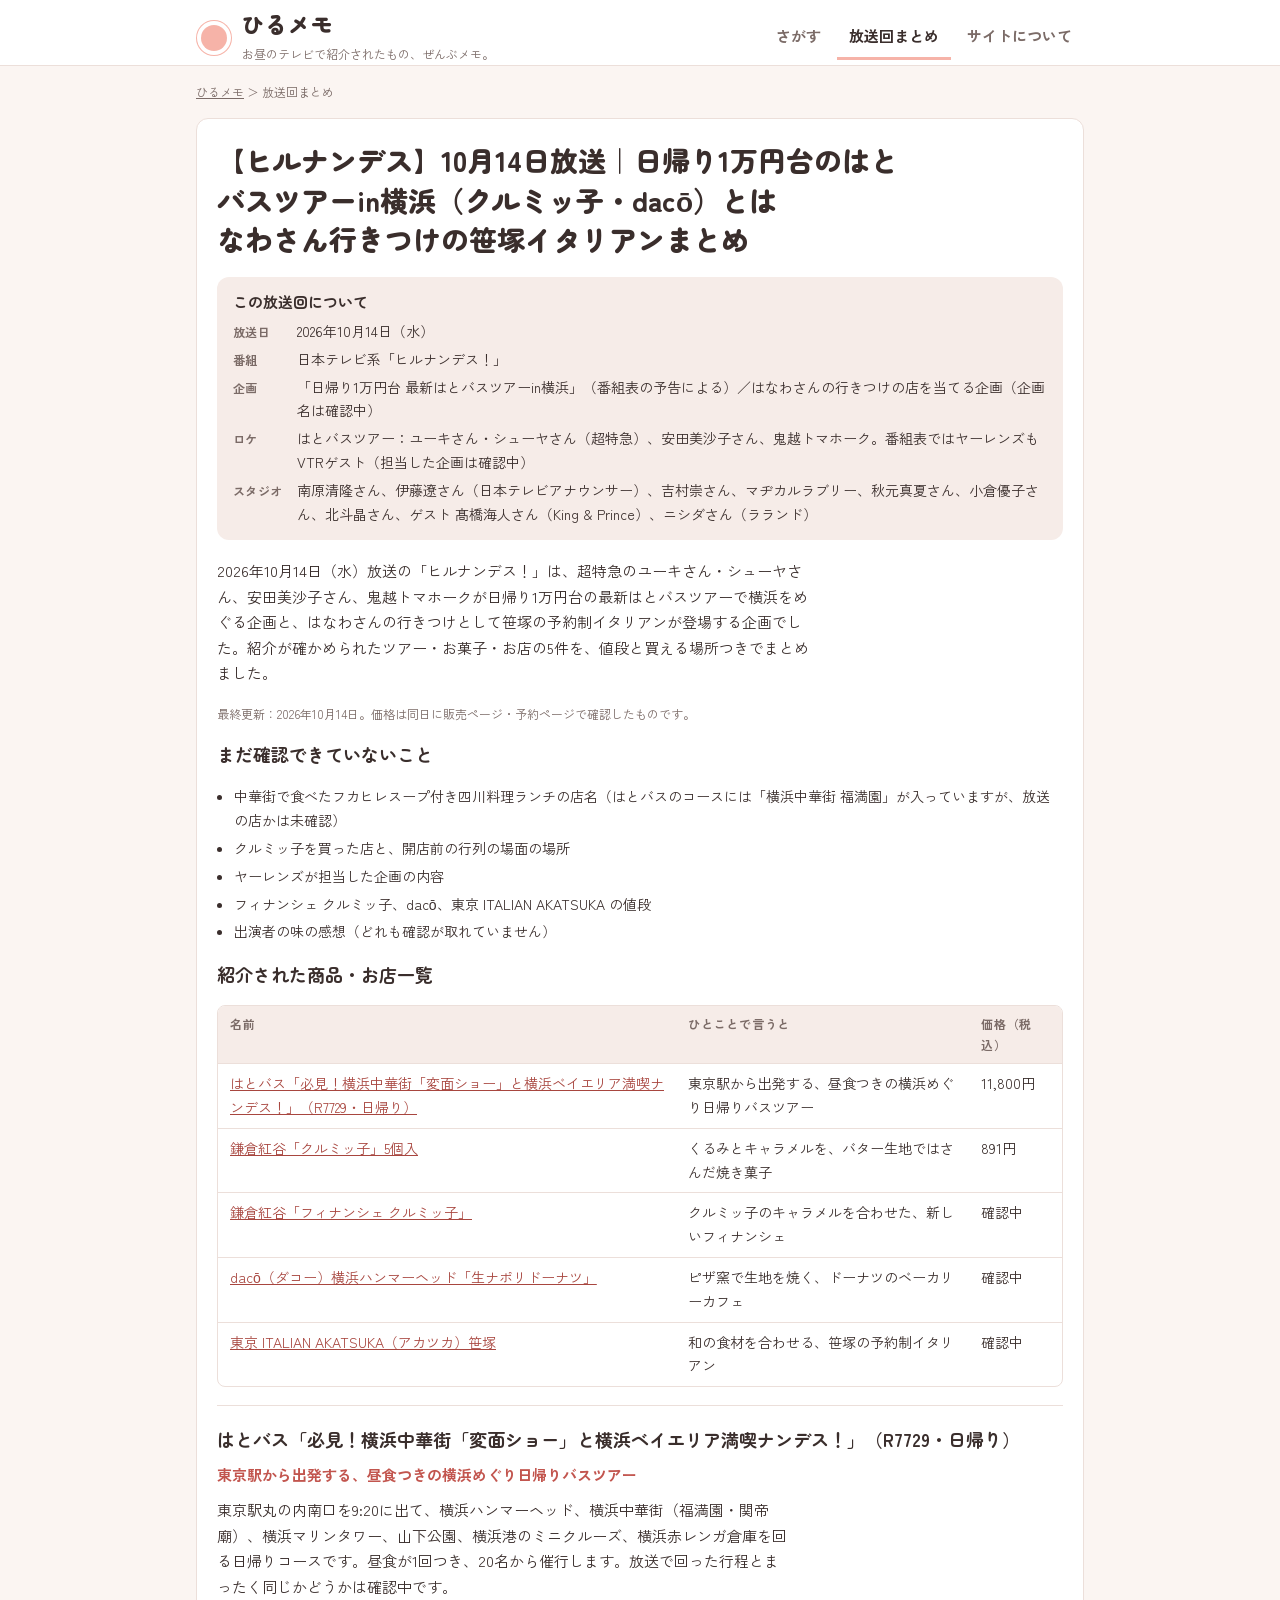
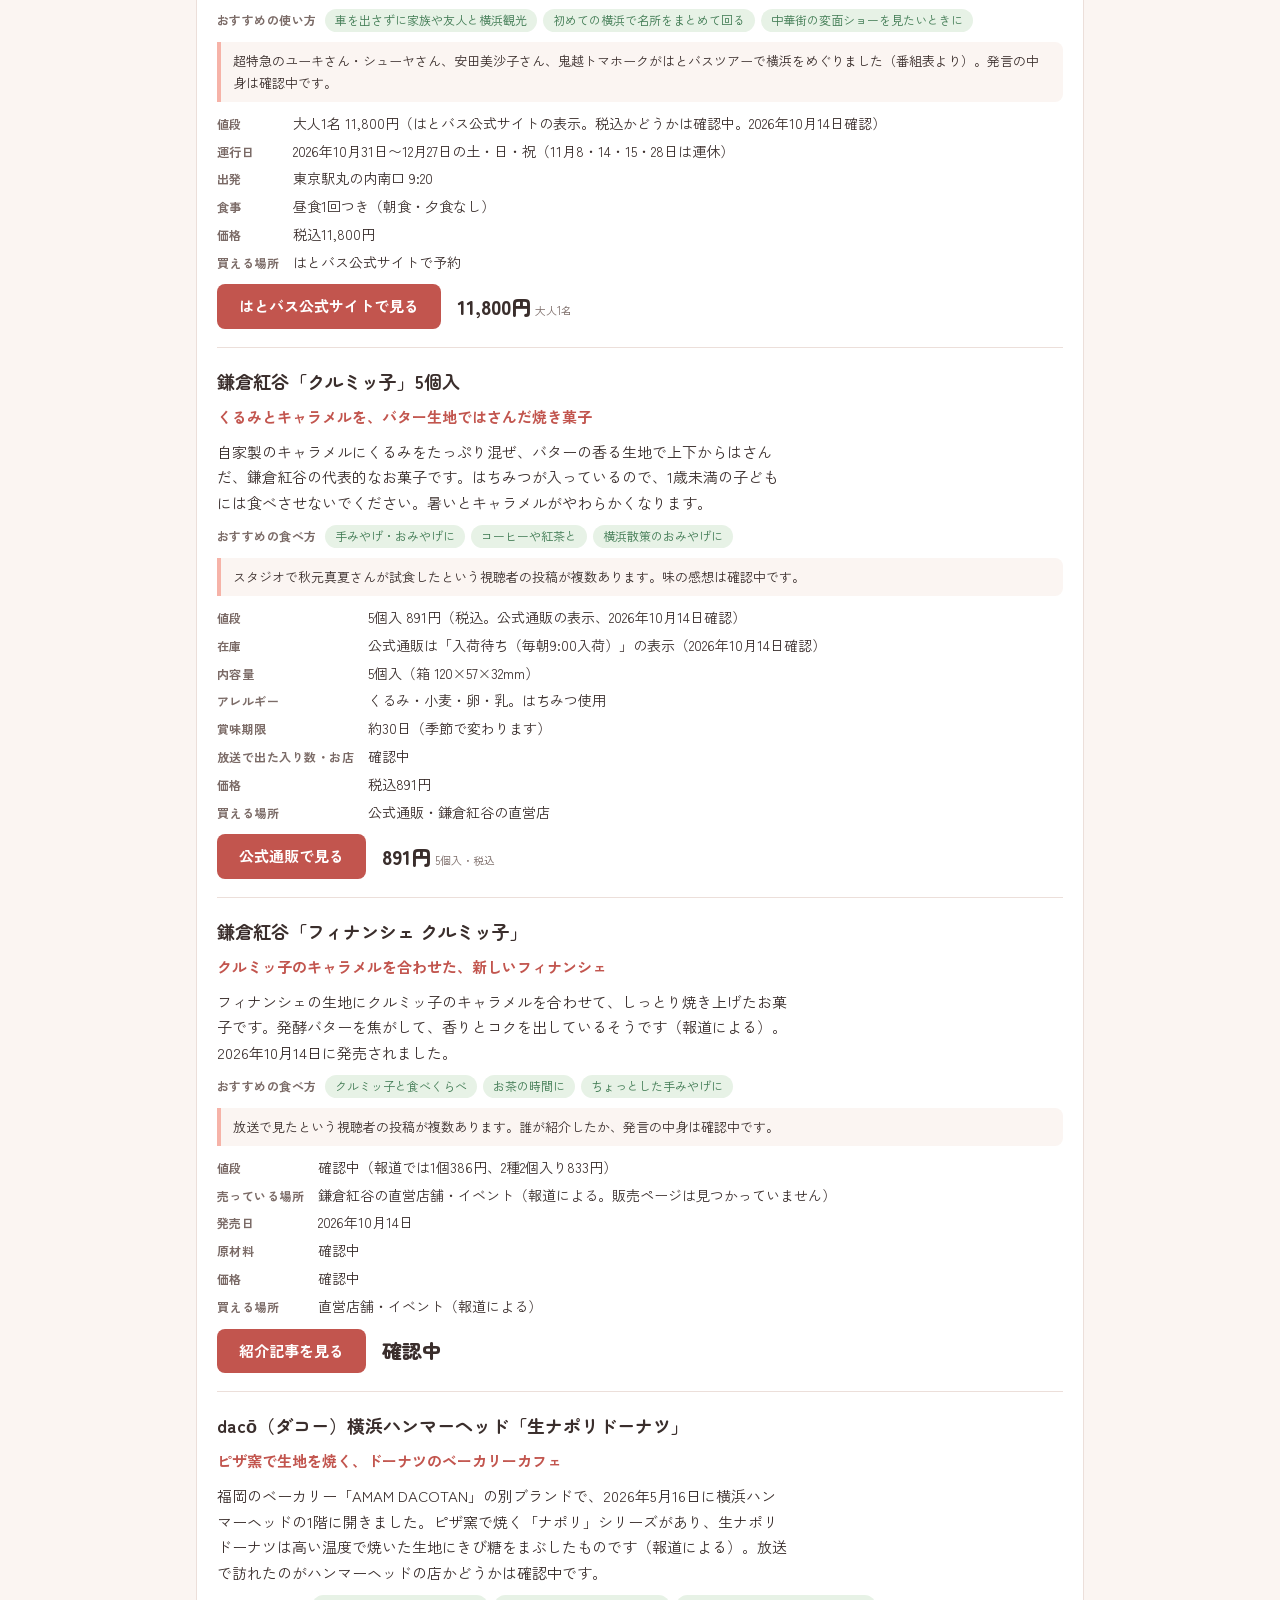
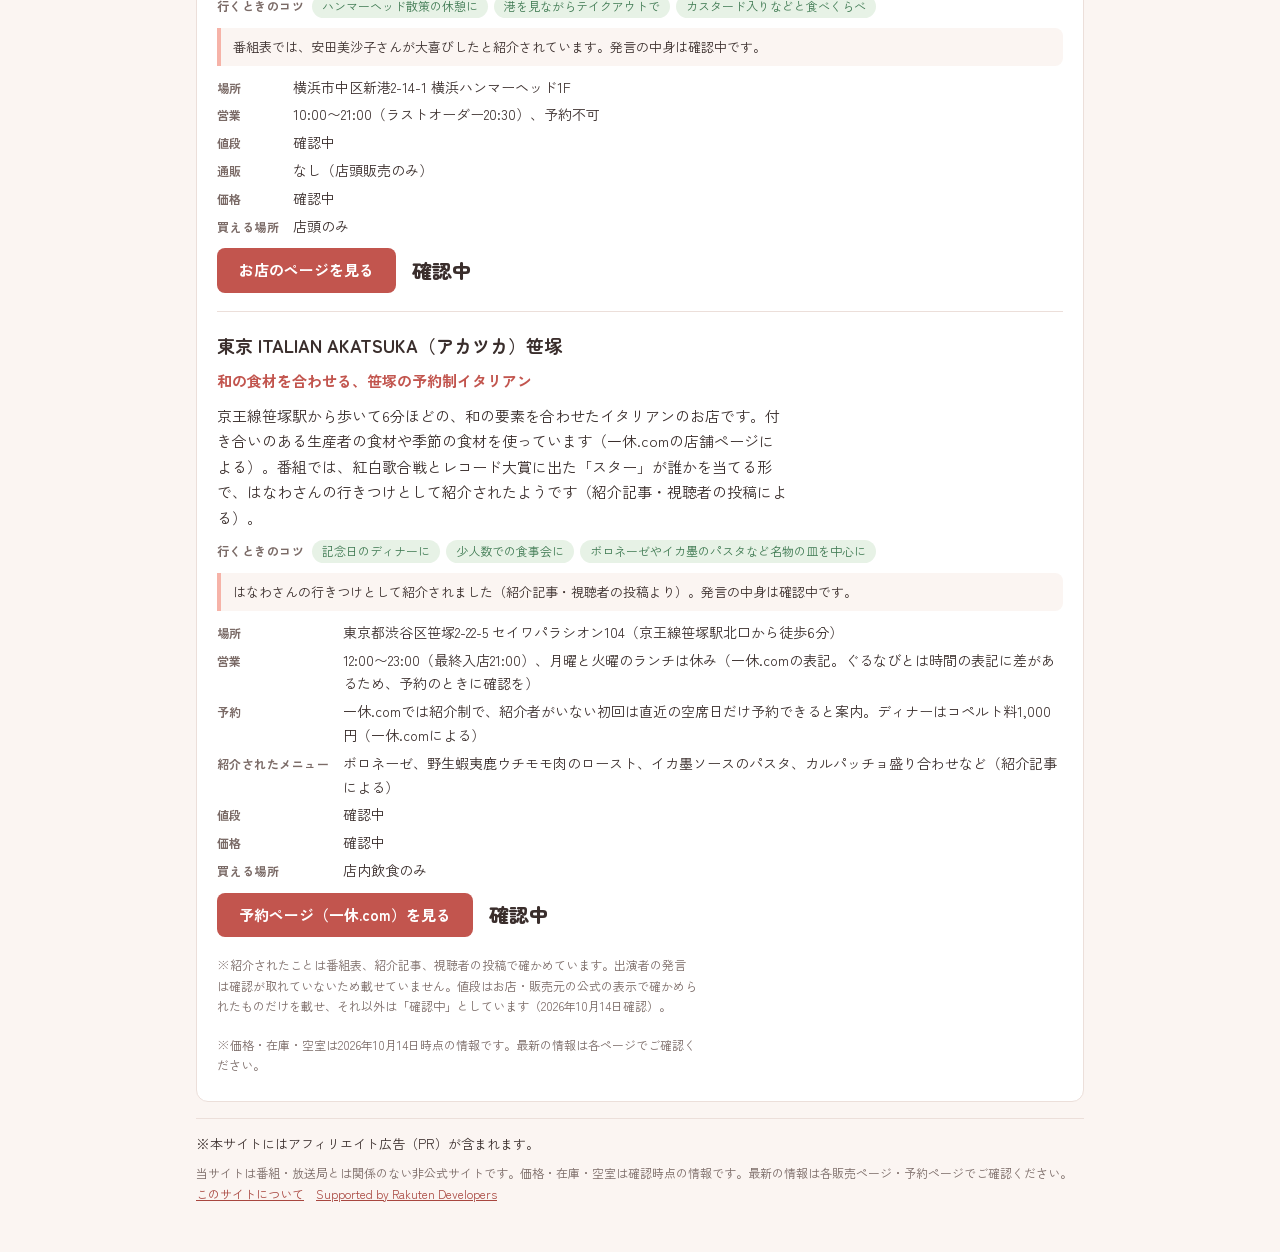
<file: site/20261014-yokohama-hatobus.html>
<!doctype html>
<html lang="ja">
<head>
<meta charset="utf-8">
<meta name="viewport" content="width=device-width,initial-scale=1">
<title>【ヒルナンデス】10月14日放送｜日帰り1万円台のはとバスツアーin横浜（クルミッ子・dacō）とはなわさん行きつけの笹塚イタリアンまとめ｜ひるメモ</title>
<meta name="description" content="2026年10月14日（水）放送の「ヒルナンデス！」は、超特急のユーキさん・シューヤさん、安田美沙子さん、鬼越トマホークが日帰り1万円台の最新はとバスツアーで横浜をめぐる企画と、はなわさんの行きつけとして笹塚の予約制イタリアンが登場する企画…">
<link rel="canonical" href="https://hirumemo.com/20261014-yokohama-hatobus.html">
<meta property="og:type" content="article">
<meta property="og:site_name" content="ひるメモ">
<meta property="og:locale" content="ja_JP">
<meta property="og:title" content="【ヒルナンデス】10月14日放送｜日帰り1万円台のはとバスツアーin横浜（クルミッ子・dacō）とはなわさん行きつけの笹塚イタリアンまとめ｜ひるメモ">
<meta property="og:description" content="2026年10月14日（水）放送の「ヒルナンデス！」は、超特急のユーキさん・シューヤさん、安田美沙子さん、鬼越トマホークが日帰り1万円台の最新はとバスツアーで横浜をめぐる企画と、はなわさんの行きつけとして笹塚の予約制イタリアンが登場する企画…">
<meta property="og:url" content="https://hirumemo.com/20261014-yokohama-hatobus.html">
<meta name="twitter:card" content="summary">
<meta name="twitter:title" content="【ヒルナンデス】10月14日放送｜日帰り1万円台のはとバスツアーin横浜（クルミッ子・dacō）とはなわさん行きつけの笹塚イタリアンまとめ｜ひるメモ">
<meta name="twitter:description" content="2026年10月14日（水）放送の「ヒルナンデス！」は、超特急のユーキさん・シューヤさん、安田美沙子さん、鬼越トマホークが日帰り1万円台の最新はとバスツアーで横浜をめぐる企画と、はなわさんの行きつけとして笹塚の予約制イタリアンが登場する企画…">
<meta property="article:published_time" content="2026-10-14">
<meta property="article:modified_time" content="2026-10-16">
<meta name="msvalidate.01" content="BED3DDA80BBB9FC04817B4096368D5E1">
<meta name="theme-color" content="#f6a700">
<link rel="icon" href="data:image/svg+xml,%3Csvg xmlns='http://www.w3.org/2000/svg' viewBox='0 0 64 64'%3E%3Ccircle cx='32' cy='32' r='28' fill='%23f6a700'/%3E%3Ctext x='32' y='43' font-size='30' text-anchor='middle' fill='%23fff' font-family='sans-serif' font-weight='900'%3E%E3%81%B2%3C/text%3E%3C/svg%3E">
<link rel="alternate" type="application/rss+xml" title="ひるメモ 新着" href="https://hirumemo.com/feed.xml">
<script async src="https://www.googletagmanager.com/gtag/js?id=G-KXTP512PVZ"></script><script>window.dataLayer=window.dataLayer||[];function gtag(){dataLayer.push(arguments);}gtag("js",new Date());gtag("config","G-KXTP512PVZ");document.addEventListener("click",function(ev){var a=ev.target.closest&&ev.target.closest("a[href*=\"rakuten.co.jp\"]");if(a)gtag("event","affiliate_click",{link_url:a.href,link_text:(a.textContent||"").trim().slice(0,80)});});</script>
<link rel="preconnect" href="https://fonts.googleapis.com">
<link rel="preconnect" href="https://fonts.gstatic.com" crossorigin>
<link rel="stylesheet" href="https://fonts.googleapis.com/css2?family=Zen+Maru+Gothic:wght@700;900&family=Zen+Kaku+Gothic+New:wght@400;500;700&display=swap">
<style>html{color-scheme:light}body{margin:0}img{max-width:100%}
/* Single light look by choice: the page keeps its cream-and-coral palette in dark mode too. */
/* Layout: sticky masthead with two views (さがす = filterable catalogue rows, 放送回まとめ = one article per broadcast); single centered column, rows stack on phones. */
:root{
  --bg:#FBF5F2; --surface:#FFFFFF; --ink:#3A2E2C; --muted:#7B6B67; --line:#ECDFDA;
  --accent:#F6B3A8; --accent-ink:#5A1E18; --link:#A8463F; --strong:#C2554E; --strong-ink:#FFFFFF;
  --ok:#3F7A52; --ok-bg:#E7F2E6; --warn:#84590A; --warn-bg:#FFF1D6; --chip:#F6ECE8;
  --display:"Zen Maru Gothic","Hiragino Maru Gothic ProN","Hiragino Sans","Yu Gothic",sans-serif;
  --body:"Zen Kaku Gothic New","Hiragino Sans","Yu Gothic","Meiryo",sans-serif;
}
*{box-sizing:border-box}
body{background:var(--bg);color:var(--ink);font-family:var(--body);font-size:15px;line-height:1.7}
a{color:var(--link)}
button,select,input{font:inherit;color:inherit}
:focus-visible{outline:3px solid var(--link);outline-offset:2px}

.mast{position:sticky;top:env(safe-area-inset-top,0px);z-index:5;background:var(--surface);border-bottom:1px solid var(--line)}
.mast-in{max-width:920px;margin:0 auto;padding-inline:16px;padding-block:10px 0;display:flex;flex-wrap:wrap;align-items:center;gap:6px 20px}
.brand{display:flex;align-items:center;gap:10px;min-width:0}
.sun{width:26px;height:26px;margin:5px;border-radius:50%;background:var(--accent);flex:none;box-shadow:0 0 0 4px var(--surface),0 0 0 5px var(--accent)}
h1,h2,.name{word-break:auto-phrase}
.brand b{font-family:var(--display);font-weight:900;font-size:22px;letter-spacing:.04em;line-height:1.2}
.brand span{color:var(--muted);font-size:12px}
.tabs{display:flex;gap:4px;margin-left:auto}
.tab{background:none;border:0;border-bottom:3px solid transparent;padding:8px 12px 9px;cursor:pointer;font-weight:700;color:var(--muted)}
.tab[aria-selected="true"]{color:var(--ink);border-bottom-color:var(--accent)}

.wrap{max-width:920px;margin:0 auto;padding-inline:16px;padding-block:16px 48px;display:flex;flex-direction:column;gap:16px}
.demo{background:var(--warn-bg);color:var(--warn);border-radius:8px;padding:10px 14px;font-size:13px;line-height:1.6}
.demo b{font-weight:700}
.pr{color:var(--muted);font-size:12px}

h1{font-family:var(--display);font-weight:900;font-size:clamp(20px,4.6vw,28px);line-height:1.4;margin:0;text-wrap:balance}
h2{font-family:var(--display);font-weight:700;font-size:18px;line-height:1.4;margin:0;text-wrap:balance}
.lead{margin:0;color:var(--muted);max-width:40em}

.tools{display:flex;flex-direction:column;gap:12px}
.search{width:100%;padding:11px 14px;border:1px solid var(--line);border-radius:10px;background:var(--surface)}
.frow{display:flex;flex-wrap:wrap;align-items:center;gap:8px}
.flabel{font-size:12px;color:var(--muted);font-weight:700;letter-spacing:.06em;flex:none;width:5.5em}
.chip{border:1px solid var(--line);background:var(--surface);border-radius:999px;padding:5px 13px;cursor:pointer;font-size:13px;line-height:1.5}
.chip[aria-pressed="true"]{background:var(--strong);color:var(--strong-ink);border-color:var(--strong);font-weight:700}
.bar{display:flex;flex-wrap:wrap;align-items:center;justify-content:space-between;gap:8px 16px;border-top:1px solid var(--line);padding-top:12px}
.count{font-weight:700}
.count small{font-weight:400;color:var(--muted);font-size:12px;margin-left:6px}
.sort{padding:6px 10px;border:1px solid var(--line);border-radius:8px;background:var(--surface)}

.list{list-style:none;margin:0;padding:0;background:var(--surface);border:1px solid var(--line);border-radius:12px;overflow:hidden}
.item{display:grid;grid-template-columns:72px minmax(0,1fr) auto;gap:10px 16px;padding:14px 16px;border-top:1px solid var(--line);align-items:center}
.item:first-child{border-top:0}
.thumb{width:72px;aspect-ratio:1;border-radius:10px;background:var(--chip);color:var(--link);display:grid;place-items:center;flex:none;align-self:start}
.thumb svg{width:56%;height:56%}
.block-head{display:flex;gap:12px;align-items:center}
.block-head h3{min-width:0}
.item-main{min-width:0;display:flex;flex-direction:column;gap:4px}
.name{font-weight:700;font-size:16px;line-height:1.5;overflow-wrap:anywhere}
.meta{display:flex;flex-wrap:wrap;gap:2px 12px;color:var(--muted);font-size:13px}
.badges{display:flex;flex-wrap:wrap;gap:6px;margin-top:2px}
.badge{font-size:12px;line-height:1.5;padding:1px 9px;border-radius:999px;background:var(--chip);color:var(--ink)}
.badge.ok{background:var(--ok-bg);color:var(--ok)}
.badge.wait{background:var(--warn-bg);color:var(--warn)}
.item-side{display:flex;flex-direction:column;align-items:flex-end;gap:8px}
.price{font-family:var(--display);font-weight:900;font-size:20px;font-variant-numeric:tabular-nums;line-height:1.2;white-space:nowrap}
.price small{font-family:var(--body);font-weight:400;font-size:11px;color:var(--muted);margin-left:4px}
.price.none{font-family:var(--body);font-weight:500;font-size:13px;color:var(--muted)}
.acts{display:flex;flex-wrap:wrap;gap:8px;justify-content:flex-end}
.btn{display:inline-block;background:var(--accent);color:var(--accent-ink);font-weight:700;font-size:13px;text-decoration:none;border:0;border-radius:8px;padding:7px 14px;cursor:pointer;line-height:1.5}
.btn.ghost{background:none;color:var(--link);border:1px solid var(--line)}
.btn.off{background:var(--chip);color:var(--muted);cursor:default}
.empty{background:var(--surface);border:1px dashed var(--line);border-radius:12px;padding:28px 16px;text-align:center;color:var(--muted);display:flex;flex-direction:column;gap:12px;align-items:center}

.pick{display:flex;flex-wrap:wrap;align-items:center;gap:8px}
.pick label{font-size:12px;color:var(--muted);font-weight:700;letter-spacing:.06em}
.pick select{padding:8px 10px;border:1px solid var(--line);border-radius:8px;background:var(--surface);max-width:100%}
.article{background:var(--surface);border:1px solid var(--line);border-radius:12px;padding:22px 20px 26px;display:flex;flex-direction:column;gap:18px}
.article p{margin:0;max-width:40em}
.tbl{overflow-x:auto;border:1px solid var(--line);border-radius:8px}
table{border-collapse:collapse;width:100%;min-width:460px;font-size:14px}
th,td{text-align:left;padding:8px 12px;border-top:1px solid var(--line);vertical-align:top}
thead th{border-top:0;background:var(--chip);font-size:12px;letter-spacing:.06em;color:var(--muted)}
td.num{font-variant-numeric:tabular-nums;white-space:nowrap}
.block{border-top:1px solid var(--line);padding-top:16px;display:flex;flex-direction:column;gap:8px}
.block h3{font-size:16px;font-weight:700;margin:0;line-height:1.5;overflow-wrap:anywhere}
.block ul{margin:0;padding-left:1.2em}
.todo{color:var(--muted);font-style:normal;background:var(--chip);border-radius:4px;padding:0 6px}
.sample{border:1px dashed var(--line);border-radius:8px;padding:12px 14px;font-size:13px;color:var(--muted);display:flex;flex-direction:column;gap:4px}
.sample b{color:var(--ink)}
.note{font-size:12px;color:var(--muted)}
footer{color:var(--muted);font-size:12px;border-top:1px solid var(--line);padding-top:14px}

@media (max-width:600px){
  .tabs{margin-left:0;width:100%}
  .tab{flex:1}
  .item{grid-template-columns:64px minmax(0,1fr)}
  .thumb{width:64px}
  .item-side{grid-column:1/-1;flex-direction:row;align-items:center;justify-content:space-between;flex-wrap:wrap}
  .flabel{width:100%}
  .article{padding:18px 14px 22px}
}
@media (prefers-reduced-motion:no-preference){ .chip,.btn,.tab{transition:background-color .12s,color .12s,border-color .12s} }

[hidden]{display:none!important}
.crumbs{font-size:12px;color:var(--muted)}
.crumbs a{color:var(--muted)}
.mast a.brand{color:inherit;text-decoration:none}
.navlinks{display:flex;gap:4px;margin-left:auto;flex-wrap:wrap}
.navlinks a{padding:8px 12px 9px;font-weight:700;color:var(--muted);text-decoration:none;border-bottom:3px solid transparent}
.navlinks a[aria-current="page"]{color:var(--ink);border-bottom-color:var(--accent)}
.blist{list-style:none;margin:0;padding:0;display:flex;flex-direction:column;gap:8px}
.blist a{display:block;background:var(--surface);border:1px solid var(--line);border-radius:10px;padding:12px 16px;text-decoration:none;color:var(--ink);font-weight:700}
.blist small{display:block;font-weight:400;color:var(--muted);font-size:12px}
.prose{background:var(--surface);border:1px solid var(--line);border-radius:12px;padding:22px 20px;display:flex;flex-direction:column;gap:14px}
.prose p,.prose ul{margin:0;max-width:40em}

/* catalogue: photo-first cards */
.cards{list-style:none;margin:0;padding:0;display:grid;grid-template-columns:repeat(auto-fill,minmax(200px,1fr));gap:14px}
.card{background:var(--surface);border:1px solid var(--line);border-radius:14px;overflow:hidden;display:flex;flex-direction:column;min-width:0}
.ph{display:block;aspect-ratio:1;background:#fff;border-bottom:1px solid var(--line);position:relative}
.ph img{width:100%;height:100%;object-fit:contain;display:block}
.ph.none{background:var(--chip);color:var(--link);display:grid;place-items:center;text-decoration:none;text-align:center;font-size:12px;line-height:1.6}
.ph.none svg{width:38%;height:auto;display:block;margin:0 auto 6px}
.kind{position:absolute;left:8px;top:8px;background:var(--strong);color:var(--strong-ink);font-size:11px;font-weight:700;border-radius:999px;padding:1px 10px;line-height:1.7}
.card-b{padding:12px 12px 14px;display:flex;flex-direction:column;gap:6px;flex:1;min-width:0}
.ep{font-size:11px;color:var(--muted);line-height:1.5}
.card .name{font-size:14px;line-height:1.5}
.card .name a{color:inherit;text-decoration:none}
.catch{font-size:13px;line-height:1.6;color:var(--ink);margin:0}
.card .price{font-size:19px;margin-top:auto;padding-top:4px;white-space:normal}
.cond{font-size:11px;color:var(--muted);line-height:1.5}
.card .btn{text-align:center;padding:9px 10px}
.more{font-size:12px;text-align:center}

/* article */
.epbox{background:var(--chip);border-radius:12px;padding:14px 16px;display:flex;flex-direction:column;gap:8px}
.epbox h2{font-size:15px}
dl.kv{margin:0;display:grid;grid-template-columns:auto minmax(0,1fr);gap:4px 14px;font-size:14px}
dl.kv dt{color:var(--muted);font-weight:700;font-size:12px;letter-spacing:.04em;padding-top:2px;white-space:nowrap}
dl.kv dd{margin:0;min-width:0;overflow-wrap:anywhere}
.block{display:grid;grid-template-columns:300px minmax(0,1fr);gap:18px;align-items:start;padding-top:20px}
.block .ph{border:1px solid var(--line);border-radius:14px;overflow:hidden}
.block-b{display:flex;flex-direction:column;gap:10px;min-width:0}
.block h3{font-family:var(--display);font-size:18px;line-height:1.5}
.block .catch{font-weight:700;font-size:15px;color:var(--strong)}
.block p{max-width:38em}
.eat{display:flex;flex-wrap:wrap;gap:6px;align-items:center}
.eat b{font-size:12px;color:var(--muted);letter-spacing:.04em;margin-right:2px}
.eat span{background:var(--ok-bg);color:var(--ok);border-radius:999px;padding:1px 10px;font-size:12px;line-height:1.7}
.said{border-left:4px solid var(--accent);background:var(--bg);border-radius:0 8px 8px 0;padding:8px 12px;font-size:13px}
.buyrow{display:flex;flex-wrap:wrap;align-items:center;gap:10px 16px}
.btn.big{font-size:15px;padding:11px 22px;background:var(--strong);color:var(--strong-ink)}
.sub{font-weight:700;font-size:13px;color:var(--muted);letter-spacing:.04em;margin-top:4px}
.article table{min-width:0}
.block td:first-child{min-width:4.6em}
.block.nophoto{grid-template-columns:1fr}
.block{scroll-margin-top:84px}
.ph.cover img{object-fit:cover}
.kakaku{border:1px solid var(--line);border-radius:12px;padding:12px 14px;display:flex;flex-direction:column;gap:8px;background:var(--bg)}
.kakaku h4{margin:0;font-size:13px;font-weight:700;letter-spacing:.04em;color:var(--muted)}
.kakaku ul{list-style:none;margin:0;padding:0;display:flex;flex-direction:column;gap:6px}
.kakaku li{display:grid;grid-template-columns:minmax(0,1fr) auto;gap:2px 10px;align-items:center;background:var(--surface);border:1px solid var(--line);border-radius:10px;padding:8px 10px}
.kakaku li .p{grid-column:1;grid-row:1}
.kakaku li .shopnm{grid-column:1;grid-row:2}
.kakaku li a{grid-column:2;grid-row:1/3}
.kakaku .p{font-family:var(--display);font-weight:900;font-size:17px;white-space:nowrap}
.kakaku .p small{font-family:var(--body);font-weight:400;font-size:11px;color:var(--muted);margin-left:4px}
.kakaku .shopnm{font-size:12px;line-height:1.5;min-width:0;overflow-wrap:anywhere}
.kakaku .tag{display:inline-block;white-space:nowrap;font-size:11px;font-weight:700;border-radius:999px;padding:0 8px;line-height:1.7;background:var(--ok-bg);color:var(--ok);margin-right:4px}
.kakaku .tag.off{background:var(--warn-bg);color:var(--warn)}
.kakaku .tag.tv{background:var(--chip);color:var(--ink)}
.kakaku li.gone{opacity:.6}
.kakaku p{font-size:13px}
.mark{font-size:11px;font-weight:700;border-radius:6px;padding:2px 8px;line-height:1.6;align-self:flex-start}
.mark.gone{background:var(--warn-bg);color:var(--warn)}
.mark.alt{background:var(--ok-bg);color:var(--ok);text-decoration:none}
.kotsu{margin:0;padding-left:1.2em;font-size:14px;display:flex;flex-direction:column;gap:4px}
.credit{position:absolute;left:0;bottom:0;background:rgba(0,0,0,.6);color:#fff;font-size:10px;line-height:1.6;padding:1px 7px;border-radius:0 6px 0 0}
.phs{display:flex;flex-direction:column;gap:10px;min-width:0}
.block .ph.land{aspect-ratio:16/9}
.prnote{margin:0 0 8px;font-size:13px;color:var(--ink)}
/* まとめ買いリスト */
.add{border:1px solid var(--strong);background:var(--surface);color:var(--strong);font-weight:700;font-size:12px;border-radius:8px;padding:7px 8px;cursor:pointer;line-height:1.5}
.add[aria-pressed="true"]{background:var(--ok-bg);border-color:var(--ok);color:var(--ok)}
.bulk{background:var(--warn-bg);border-radius:12px;padding:14px 16px;display:flex;flex-direction:column;gap:8px}
.bulk h2{font-size:15px}
.bulk p{margin:0;font-size:14px}
.cartbar{position:fixed;left:0;right:0;bottom:0;z-index:8;background:var(--ink);color:#fff;padding:10px 16px calc(10px + env(safe-area-inset-bottom,0px));display:flex;align-items:center;justify-content:center;gap:10px 16px;flex-wrap:wrap}
.cartbar b{font-family:var(--display);font-size:16px}
.cartbar .btn{background:var(--accent);color:var(--accent-ink)}
body.hascart{padding-bottom:76px}
.cartpanel{position:fixed;inset:0;z-index:9;background:rgba(58,46,44,.45);display:flex;align-items:flex-end;justify-content:center}
.cartsheet{background:var(--surface);width:100%;max-width:560px;max-height:86vh;overflow:auto;border-radius:16px 16px 0 0;padding:18px 16px calc(18px + env(safe-area-inset-bottom,0px));display:flex;flex-direction:column;gap:12px}
.carthead{display:flex;align-items:center;justify-content:space-between;gap:12px}
.cartsheet p{margin:0;font-size:13px}
.cartlist{list-style:none;margin:0;padding:0;display:flex;flex-direction:column}
.cartlist li{display:grid;grid-template-columns:64px minmax(0,1fr) auto;gap:10px;align-items:center;padding:10px 0;border-top:1px solid var(--line)}
.cartlist img{width:64px;height:64px;object-fit:contain;border:1px solid var(--line);border-radius:8px;background:#fff}
.cartlist .nm{font-size:13px;font-weight:700;line-height:1.5}
.cartlist .pr2{font-size:13px;color:var(--muted)}
.cartlist .ops{display:flex;flex-direction:column;gap:6px;align-items:stretch;text-align:center}
.cartlist .seen{font-size:11px;color:var(--ok)}
.x{background:none;border:0;color:var(--muted);font-size:12px;text-decoration:underline;cursor:pointer;padding:2px}
.carttotal{display:flex;justify-content:space-between;align-items:baseline;border-top:2px solid var(--ink);padding-top:10px;font-weight:700}
@media (max-width:720px){.block{grid-template-columns:1fr}.block .ph{max-width:340px;width:100%;margin:0 auto}}
@media (max-width:600px){
  .navlinks{margin-left:0;width:100%}.navlinks a{flex:1;text-align:center;white-space:nowrap;font-size:14px;padding-inline:4px}
  .cards{grid-template-columns:repeat(2,minmax(0,1fr));gap:10px}
  .card-b{padding:10px 10px 12px}
  .card .price{font-size:17px}
}
</style>
</head>
<body>
<header class="mast"><div class="mast-in">
<a class="brand" href="./"><div class="sun" aria-hidden="true"></div><div><b>ひるメモ</b><br><span>お昼のテレビで紹介されたもの、ぜんぶメモ。</span></div></a>
<nav class="navlinks" aria-label="メニュー"><a href="./">さがす</a><a href="./#kai" aria-current="page">放送回まとめ</a><a href="about.html">サイトについて</a></nav>
</div></header>
<div class="wrap">
<main style="display:flex;flex-direction:column;gap:16px">
<div class="crumbs"><a href="./">ひるメモ</a> ＞ 放送回まとめ</div>
<article class="article">
<h1>【ヒルナンデス】10月14日放送｜日帰り1万円台のはとバスツアーin横浜（クルミッ子・dacō）とはなわさん行きつけの笹塚イタリアンまとめ</h1>
<div class="epbox"><h2>この放送回について</h2><dl class="kv"><dt>放送日</dt><dd>2026年10月14日（水）</dd><dt>番組</dt><dd>日本テレビ系「ヒルナンデス！」</dd><dt>企画</dt><dd>「日帰り1万円台 最新はとバスツアーin横浜」（番組表の予告による）／はなわさんの行きつけの店を当てる企画（企画名は確認中）</dd><dt>ロケ</dt><dd>はとバスツアー：ユーキさん・シューヤさん（超特急）、安田美沙子さん、鬼越トマホーク。番組表ではヤーレンズもVTRゲスト（担当した企画は確認中）</dd><dt>スタジオ</dt><dd>南原清隆さん、伊藤遼さん（日本テレビアナウンサー）、吉村崇さん、マヂカルラブリー、秋元真夏さん、小倉優子さん、北斗晶さん、ゲスト 髙橋海人さん（King &amp; Prince）、ニシダさん（ラランド）</dd></dl></div>
<p>2026年10月14日（水）放送の「ヒルナンデス！」は、超特急のユーキさん・シューヤさん、安田美沙子さん、鬼越トマホークが日帰り1万円台の最新はとバスツアーで横浜をめぐる企画と、はなわさんの行きつけとして笹塚の予約制イタリアンが登場する企画でした。紹介が確かめられたツアー・お菓子・お店の5件を、値段と買える場所つきでまとめました。</p>
<p class="note">最終更新：2026年10月14日。価格は同日に販売ページ・予約ページで確認したものです。</p>
<h2>まだ確認できていないこと</h2><ul class="kotsu"><li>中華街で食べたフカヒレスープ付き四川料理ランチの店名（はとバスのコースには「横浜中華街 福満園」が入っていますが、放送の店かは未確認）</li><li>クルミッ子を買った店と、開店前の行列の場面の場所</li><li>ヤーレンズが担当した企画の内容</li><li>フィナンシェ クルミッ子、dacō、東京 ITALIAN AKATSUKA の値段</li><li>出演者の味の感想（どれも確認が取れていません）</li></ul>

<h2>紹介された商品・お店一覧</h2><div class="tbl"><table><thead><tr><th>名前</th><th>ひとことで言うと</th><th>価格（税込）</th></tr></thead><tbody><tr><td><a href="#i1">はとバス「必見！横浜中華街「変面ショー」と横浜ベイエリア満喫ナンデス！」（R7729・日帰り）</a></td><td>東京駅から出発する、昼食つきの横浜めぐり日帰りバスツアー</td><td class="num">11,800円</td></tr><tr><td><a href="#i2">鎌倉紅谷「クルミッ子」5個入</a></td><td>くるみとキャラメルを、バター生地ではさんだ焼き菓子</td><td class="num">891円</td></tr><tr><td><a href="#i3">鎌倉紅谷「フィナンシェ クルミッ子」</a></td><td>クルミッ子のキャラメルを合わせた、新しいフィナンシェ</td><td class="num">確認中</td></tr><tr><td><a href="#i4">dacō（ダコー）横浜ハンマーヘッド「生ナポリドーナツ」</a></td><td>ピザ窯で生地を焼く、ドーナツのベーカリーカフェ</td><td class="num">確認中</td></tr><tr><td><a href="#i5">東京 ITALIAN AKATSUKA（アカツカ）笹塚</a></td><td>和の食材を合わせる、笹塚の予約制イタリアン</td><td class="num">確認中</td></tr></tbody></table></div>
<section class="block nophoto" id="i1">
<div class="block-b"><h3>はとバス「必見！横浜中華街「変面ショー」と横浜ベイエリア満喫ナンデス！」（R7729・日帰り）</h3>
<p class="catch">東京駅から出発する、昼食つきの横浜めぐり日帰りバスツアー</p>
<p>東京駅丸の内南口を9:20に出て、横浜ハンマーヘッド、横浜中華街（福満園・関帝廟）、横浜マリンタワー、山下公園、横浜港のミニクルーズ、横浜赤レンガ倉庫を回る日帰りコースです。昼食が1回つき、20名から催行します。放送で回った行程とまったく同じかどうかは確認中です。</p>
<div class="eat"><b>おすすめの使い方</b><span>車を出さずに家族や友人と横浜観光</span><span>初めての横浜で名所をまとめて回る</span><span>中華街の変面ショーを見たいときに</span></div><div class="said">超特急のユーキさん・シューヤさん、安田美沙子さん、鬼越トマホークがはとバスツアーで横浜をめぐりました（番組表より）。発言の中身は確認中です。</div>
<dl class="kv"><dt>値段</dt><dd>大人1名 11,800円（はとバス公式サイトの表示。税込かどうかは確認中。2026年10月14日確認）</dd><dt>運行日</dt><dd>2026年10月31日〜12月27日の土・日・祝（11月8・14・15・28日は運休）</dd><dt>出発</dt><dd>東京駅丸の内南口 9:20</dd><dt>食事</dt><dd>昼食1回つき（朝食・夕食なし）</dd><dt>価格</dt><dd>税込11,800円</dd><dt>買える場所</dt><dd>はとバス公式サイトで予約</dd></dl>


<div class="buyrow"><a class="btn big" href="https://www.hatobus.co.jp/course?searchWords=R7729" target="_blank" rel="noopener">はとバス公式サイトで見る</a><span class="price">11,800円<small>大人1名</small></span></div></div></section><section class="block nophoto" id="i2">
<div class="block-b"><h3>鎌倉紅谷「クルミッ子」5個入</h3>
<p class="catch">くるみとキャラメルを、バター生地ではさんだ焼き菓子</p>
<p>自家製のキャラメルにくるみをたっぷり混ぜ、バターの香る生地で上下からはさんだ、鎌倉紅谷の代表的なお菓子です。はちみつが入っているので、1歳未満の子どもには食べさせないでください。暑いとキャラメルがやわらかくなります。</p>
<div class="eat"><b>おすすめの食べ方</b><span>手みやげ・おみやげに</span><span>コーヒーや紅茶と</span><span>横浜散策のおみやげに</span></div><div class="said">スタジオで秋元真夏さんが試食したという視聴者の投稿が複数あります。味の感想は確認中です。</div>
<dl class="kv"><dt>値段</dt><dd>5個入 891円（税込。公式通販の表示、2026年10月14日確認）</dd><dt>在庫</dt><dd>公式通販は「入荷待ち（毎朝9:00入荷）」の表示（2026年10月14日確認）</dd><dt>内容量</dt><dd>5個入（箱 120×57×32mm）</dd><dt>アレルギー</dt><dd>くるみ・小麦・卵・乳。はちみつ使用</dd><dt>賞味期限</dt><dd>約30日（季節で変わります）</dd><dt>放送で出た入り数・お店</dt><dd>確認中</dd><dt>価格</dt><dd>税込891円</dd><dt>買える場所</dt><dd>公式通販・鎌倉紅谷の直営店</dd></dl>


<div class="buyrow"><a class="btn big" href="https://www.kamakurabeniya.com/products/kurumicco5" target="_blank" rel="noopener">公式通販で見る</a><span class="price">891円<small>5個入・税込</small></span></div></div></section><section class="block nophoto" id="i3">
<div class="block-b"><h3>鎌倉紅谷「フィナンシェ クルミッ子」</h3>
<p class="catch">クルミッ子のキャラメルを合わせた、新しいフィナンシェ</p>
<p>フィナンシェの生地にクルミッ子のキャラメルを合わせて、しっとり焼き上げたお菓子です。発酵バターを焦がして、香りとコクを出しているそうです（報道による）。2026年10月14日に発売されました。</p>
<div class="eat"><b>おすすめの食べ方</b><span>クルミッ子と食べくらべ</span><span>お茶の時間に</span><span>ちょっとした手みやげに</span></div><div class="said">放送で見たという視聴者の投稿が複数あります。誰が紹介したか、発言の中身は確認中です。</div>
<dl class="kv"><dt>値段</dt><dd>確認中（報道では1個386円、2種2個入り833円）</dd><dt>売っている場所</dt><dd>鎌倉紅谷の直営店舗・イベント（報道による。販売ページは見つかっていません）</dd><dt>発売日</dt><dd>2026年10月14日</dd><dt>原材料</dt><dd>確認中</dd><dt>価格</dt><dd>確認中</dd><dt>買える場所</dt><dd>直営店舗・イベント（報道による）</dd></dl>


<div class="buyrow"><a class="btn big" href="https://news.allabout.co.jp/articles/o/130078/" target="_blank" rel="noopener">紹介記事を見る</a><span class="price">確認中<small></small></span></div></div></section><section class="block nophoto" id="i4">
<div class="block-b"><h3>dacō（ダコー）横浜ハンマーヘッド「生ナポリドーナツ」</h3>
<p class="catch">ピザ窯で生地を焼く、ドーナツのベーカリーカフェ</p>
<p>福岡のベーカリー「AMAM DACOTAN」の別ブランドで、2026年5月16日に横浜ハンマーヘッドの1階に開きました。ピザ窯で焼く「ナポリ」シリーズがあり、生ナポリドーナツは高い温度で焼いた生地にきび糖をまぶしたものです（報道による）。放送で訪れたのがハンマーヘッドの店かどうかは確認中です。</p>
<div class="eat"><b>行くときのコツ</b><span>ハンマーヘッド散策の休憩に</span><span>港を見ながらテイクアウトで</span><span>カスタード入りなどと食べくらべ</span></div><div class="said">番組表では、安田美沙子さんが大喜びしたと紹介されています。発言の中身は確認中です。</div>
<dl class="kv"><dt>場所</dt><dd>横浜市中区新港2-14-1 横浜ハンマーヘッド1F</dd><dt>営業</dt><dd>10:00〜21:00（ラストオーダー20:30）、予約不可</dd><dt>値段</dt><dd>確認中</dd><dt>通販</dt><dd>なし（店頭販売のみ）</dd><dt>価格</dt><dd>確認中</dd><dt>買える場所</dt><dd>店頭のみ</dd></dl>


<div class="buyrow"><a class="btn big" href="https://www.hammerhead.co.jp/shoprestaurant/detail/?cd=000061" target="_blank" rel="noopener">お店のページを見る</a><span class="price">確認中<small></small></span></div></div></section><section class="block nophoto" id="i5">
<div class="block-b"><h3>東京 ITALIAN AKATSUKA（アカツカ）笹塚</h3>
<p class="catch">和の食材を合わせる、笹塚の予約制イタリアン</p>
<p>京王線笹塚駅から歩いて6分ほどの、和の要素を合わせたイタリアンのお店です。付き合いのある生産者の食材や季節の食材を使っています（一休.comの店舗ページによる）。番組では、紅白歌合戦とレコード大賞に出た「スター」が誰かを当てる形で、はなわさんの行きつけとして紹介されたようです（紹介記事・視聴者の投稿による）。</p>
<div class="eat"><b>行くときのコツ</b><span>記念日のディナーに</span><span>少人数での食事会に</span><span>ボロネーゼやイカ墨のパスタなど名物の皿を中心に</span></div><div class="said">はなわさんの行きつけとして紹介されました（紹介記事・視聴者の投稿より）。発言の中身は確認中です。</div>
<dl class="kv"><dt>場所</dt><dd>東京都渋谷区笹塚2-22-5 セイワパラシオン104（京王線笹塚駅北口から徒歩6分）</dd><dt>営業</dt><dd>12:00〜23:00（最終入店21:00）、月曜と火曜のランチは休み（一休.comの表記。ぐるなびとは時間の表記に差があるため、予約のときに確認を）</dd><dt>予約</dt><dd>一休.comでは紹介制で、紹介者がいない初回は直近の空席日だけ予約できると案内。ディナーはコペルト料1,000円（一休.comによる）</dd><dt>紹介されたメニュー</dt><dd>ボロネーゼ、野生蝦夷鹿ウチモモ肉のロースト、イカ墨ソースのパスタ、カルパッチョ盛り合わせなど（紹介記事による）</dd><dt>値段</dt><dd>確認中</dd><dt>価格</dt><dd>確認中</dd><dt>買える場所</dt><dd>店内飲食のみ</dd></dl>


<div class="buyrow"><a class="btn big" href="https://restaurant.ikyu.com/121237" target="_blank" rel="noopener">予約ページ（一休.com）を見る</a><span class="price">確認中<small></small></span></div></div></section>
<p class="note">※紹介されたことは番組表、紹介記事、視聴者の投稿で確かめています。出演者の発言は確認が取れていないため載せていません。値段はお店・販売元の公式の表示で確かめられたものだけを載せ、それ以外は「確認中」としています（2026年10月14日確認）。</p>
<p class="note">※価格・在庫・空室は2026年10月14日時点の情報です。最新の情報は各ページでご確認ください。</p>
</article></main><script type="application/ld+json">{"@context": "https://schema.org", "@graph": [{"@type": "Article", "headline": "【ヒルナンデス】10月14日放送｜日帰り1万円台のはとバスツアーin横浜（クルミッ子・dacō）とはなわさん行きつけの笹塚イタリアンまとめ", "datePublished": "2026-10-14", "dateModified": "2026-10-16", "inLanguage": "ja", "mainEntityOfPage": "https://hirumemo.com/20261014-yokohama-hatobus.html", "author": {"@type": "Organization", "name": "ひるメモ", "url": "https://hirumemo.com/"}, "publisher": {"@type": "Organization", "name": "ひるメモ", "url": "https://hirumemo.com/"}}, {"@type": "BreadcrumbList", "itemListElement": [{"@type": "ListItem", "position": 1, "name": "ひるメモ", "item": "https://hirumemo.com/"}, {"@type": "ListItem", "position": 2, "name": "【ヒルナンデス】10月14日放送｜日帰り1万円台のはとバスツアーin横浜（クルミッ子・dacō）とはなわさん行きつけの笹", "item": "https://hirumemo.com/20261014-yokohama-hatobus.html"}]}, {"@type": "ItemList", "name": "紹介された商品・お店一覧", "itemListElement": [{"@type": "ListItem", "position": 1, "name": "はとバス「必見！横浜中華街「変面ショー」と横浜ベイエリア満喫ナンデス！」（R7729・日帰り）", "url": "https://hirumemo.com/20261014-yokohama-hatobus.html#i1"}, {"@type": "ListItem", "position": 2, "name": "鎌倉紅谷「クルミッ子」5個入", "url": "https://hirumemo.com/20261014-yokohama-hatobus.html#i2"}, {"@type": "ListItem", "position": 3, "name": "鎌倉紅谷「フィナンシェ クルミッ子」", "url": "https://hirumemo.com/20261014-yokohama-hatobus.html#i3"}, {"@type": "ListItem", "position": 4, "name": "dacō（ダコー）横浜ハンマーヘッド「生ナポリドーナツ」", "url": "https://hirumemo.com/20261014-yokohama-hatobus.html#i4"}, {"@type": "ListItem", "position": 5, "name": "東京 ITALIAN AKATSUKA（アカツカ）笹塚", "url": "https://hirumemo.com/20261014-yokohama-hatobus.html#i5"}]}]}</script>
<footer><p class="prnote">※本サイトにはアフィリエイト広告（PR）が含まれます。</p>当サイトは番組・放送局とは関係のない非公式サイトです。価格・在庫・空室は確認時点の情報です。最新の情報は各販売ページ・予約ページでご確認ください。<br><a href="about.html">このサイトについて</a>　<a href="https://developers.rakuten.com/" target="_blank" rel="noopener">Supported by Rakuten Developers</a></footer>
</div>
<script>
(function(){
  var SHOPS={"AKOMEYA TOKYO": {"label": "AKOMEYA TOKYO 楽天市場店", "url": "https://hb.afl.rakuten.co.jp/hgc/584a3b37.2a4108aa.584a3b38.a1b9d8be/?pc=https%3A%2F%2Fwww.rakuten.co.jp%2Fakomeyatokyo%2Fcontents%2Fmedia%2F20250919%2F&link_type=text&ut=eyJwYWdlIjoidXJsIiwidHlwZSI6InRleHQiLCJjb2wiOjF9", "ship": "送料の目安：宅配便 710円（北海道 1,420円・沖縄 2,130円）、メール便対応の商品は 250円。2026年10月8日確認。"}}, KEY='hirumemo-list', L=[], seen={};
  try{ L=JSON.parse(localStorage.getItem(KEY)||'[]')||[]; }catch(e){ L=[]; }
  function save(){ try{ localStorage.setItem(KEY,JSON.stringify(L)); }catch(e){} }
  function yen(n){ return Number(n).toLocaleString('ja-JP')+'円'; }
  function has(id){ return L.some(function(x){return x.id===id}); }
  function esc(s){ var d=document.createElement('div'); d.textContent=s; return d.innerHTML; }
  var bar=document.createElement('div'); bar.className='cartbar'; bar.hidden=true;
  var panel=document.createElement('div'); panel.className='cartpanel'; panel.hidden=true;
  document.body.appendChild(bar); document.body.appendChild(panel);
  function draw(){
    Array.prototype.forEach.call(document.querySelectorAll('.add'),function(b){
      var on=has(b.dataset.id); b.setAttribute('aria-pressed',String(on)); b.textContent=on?'✓ リストに入れました':'＋ まとめ買いリストへ';
    });
    var total=L.reduce(function(a,x){return a+Number(x.price)},0);
    bar.hidden=L.length===0; document.body.classList.toggle('hascart',L.length>0);
    bar.innerHTML='<span>まとめ買いリスト <b>'+L.length+'品</b>　合計 <b>'+yen(total)+'</b><small>（税込・送料別）</small></span><button class="btn" type="button" data-act="open">リストを見て買う</button>';
    if(L.length===0){ panel.hidden=true; return; }
    var shops={}; L.forEach(function(x){ (shops[x.shop]=shops[x.shop]||[]).push(x); });
    var h='<div class="cartsheet" role="dialog" aria-label="まとめ買いリスト"><div class="carthead"><h2>まとめ買いリスト</h2><button class="btn ghost" type="button" data-act="close">とじる</button></div>';
    Object.keys(shops).forEach(function(k){
      var s=SHOPS[k]||{label:k};
      h+='<p><b>'+esc(s.label)+'</b>の商品です。上から順に「楽天市場で見る」を押して買い物かごに入れていくと、1回の注文にまとめられます。</p>'+(s.ship?'<p class="note">'+esc(s.ship)+'</p>':'')+'<ul class="cartlist">';
      shops[k].forEach(function(x){
        h+='<li><img src="'+esc(x.img)+'" alt="" width="64" height="64" loading="lazy"><div><div class="nm">'+esc(x.name)+'</div><div class="pr2">'+yen(x.price)+'（税込）</div></div><div class="ops"><a class="btn" href="'+esc(x.url)+'" target="_blank" rel="nofollow sponsored noopener" data-seen="'+esc(x.id)+'">楽天市場で見る</a>'+(seen[x.id]?'<span class="seen">✓ 開きました</span>':'')+'<button class="x" type="button" data-rm="'+esc(x.id)+'">リストから外す</button></div></li>';
      });
      h+='</ul>'+(s.url?'<div><a class="btn ghost" href="'+esc(s.url)+'" target="_blank" rel="nofollow sponsored noopener">お店の紹介商品ページでまとめて選ぶ</a></div>':'');
    });
    h+='<div class="carttotal"><span>合計（'+L.length+'品）</span><span>'+yen(total)+'<small>（税込・送料別）</small></span></div><p class="note">価格は確認時点のものです。最新の価格と送料は楽天市場の注文画面でご確認ください。</p></div>';
    panel.innerHTML=h;
  }
  document.addEventListener('click',function(ev){
    var t=ev.target, b=t.closest('.add');
    if(b){ var id=b.dataset.id; if(has(id)) L=L.filter(function(x){return x.id!==id}); else L.push({id:id,shop:b.dataset.shop,name:b.dataset.name,price:Number(b.dataset.price),url:b.dataset.url,img:b.dataset.img}); save(); draw(); return; }
    if(t.closest('[data-act="open"]')){ panel.hidden=false; return; }
    if(t.closest('[data-act="close"]')||t===panel){ panel.hidden=true; return; }
    var r=t.closest('[data-rm]'); if(r){ L=L.filter(function(x){return x.id!==r.dataset.rm}); save(); draw(); return; }
    var s=t.closest('[data-seen]'); if(s){ seen[s.dataset.seen]=1; setTimeout(draw,300); }
  });
  document.addEventListener('keydown',function(ev){ if(ev.key==='Escape') panel.hidden=true; });
  draw();
})();
</script>
</body>
</html>
</file>
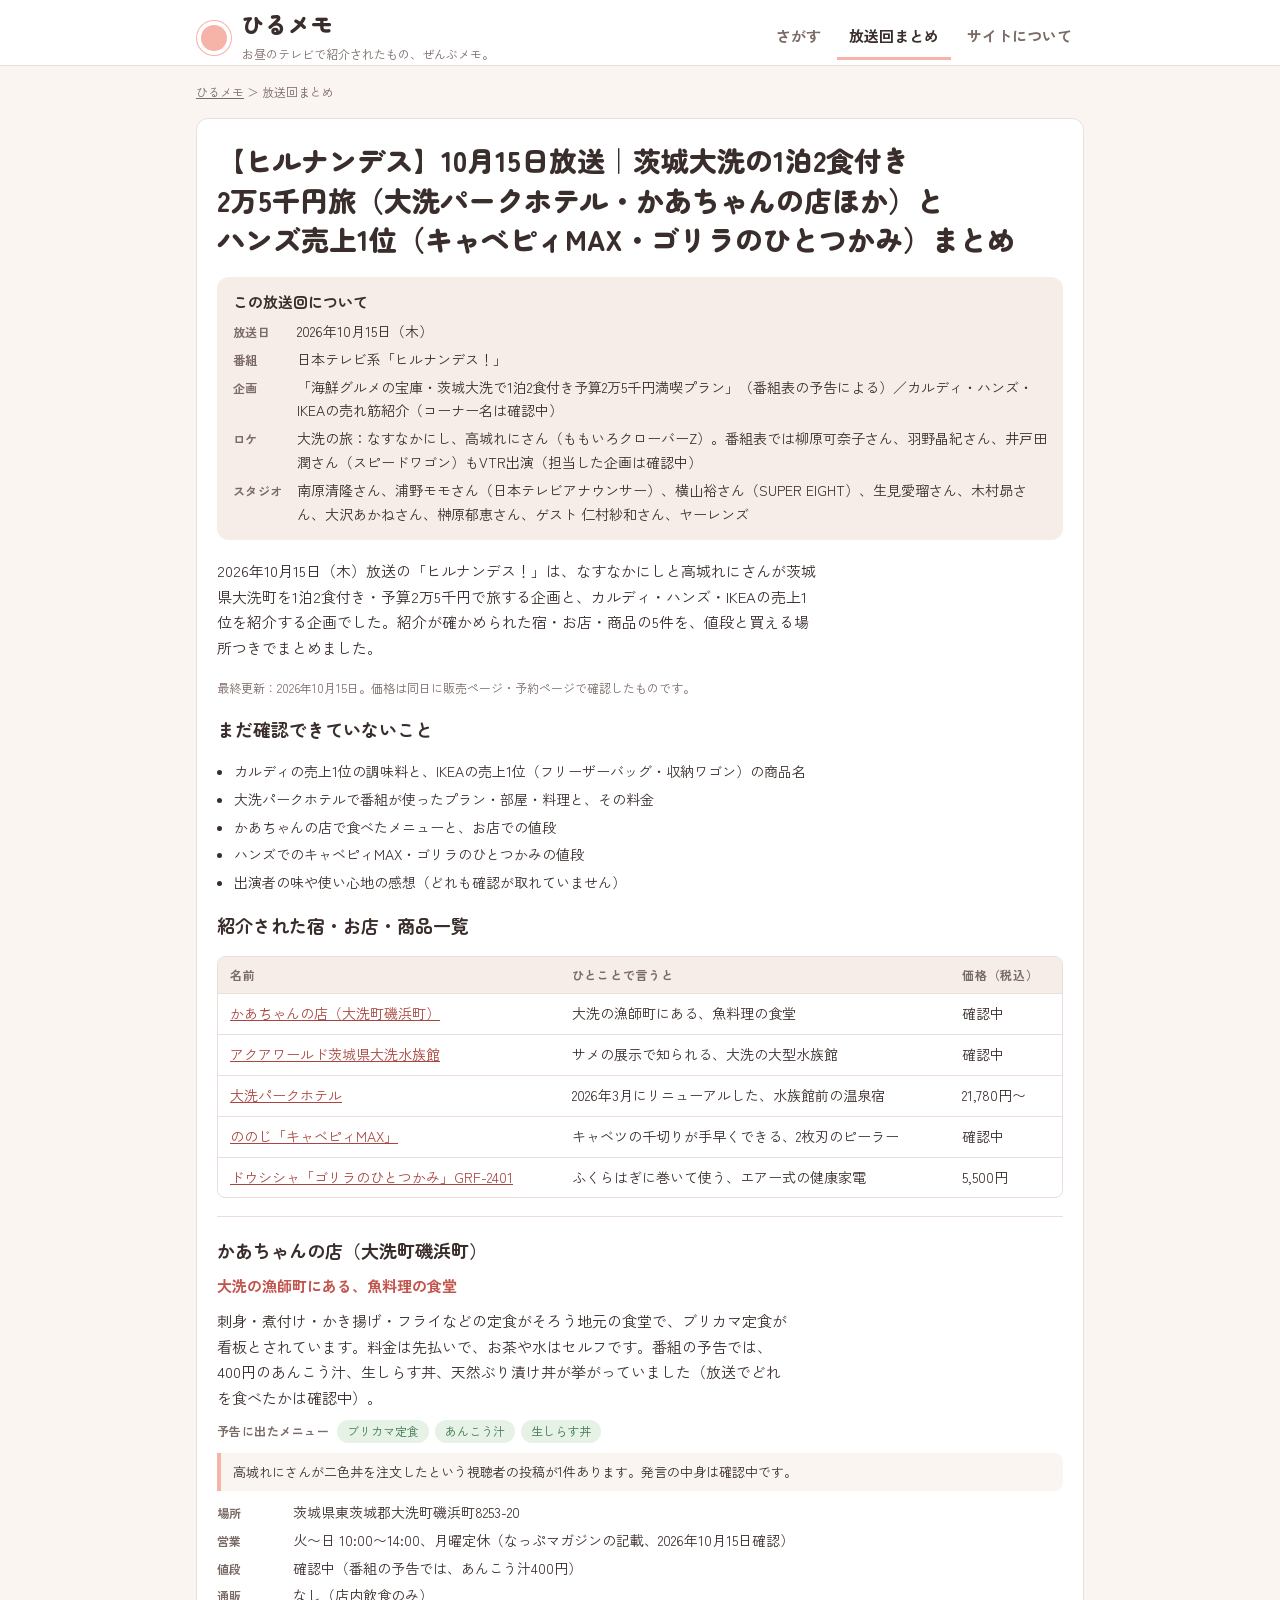
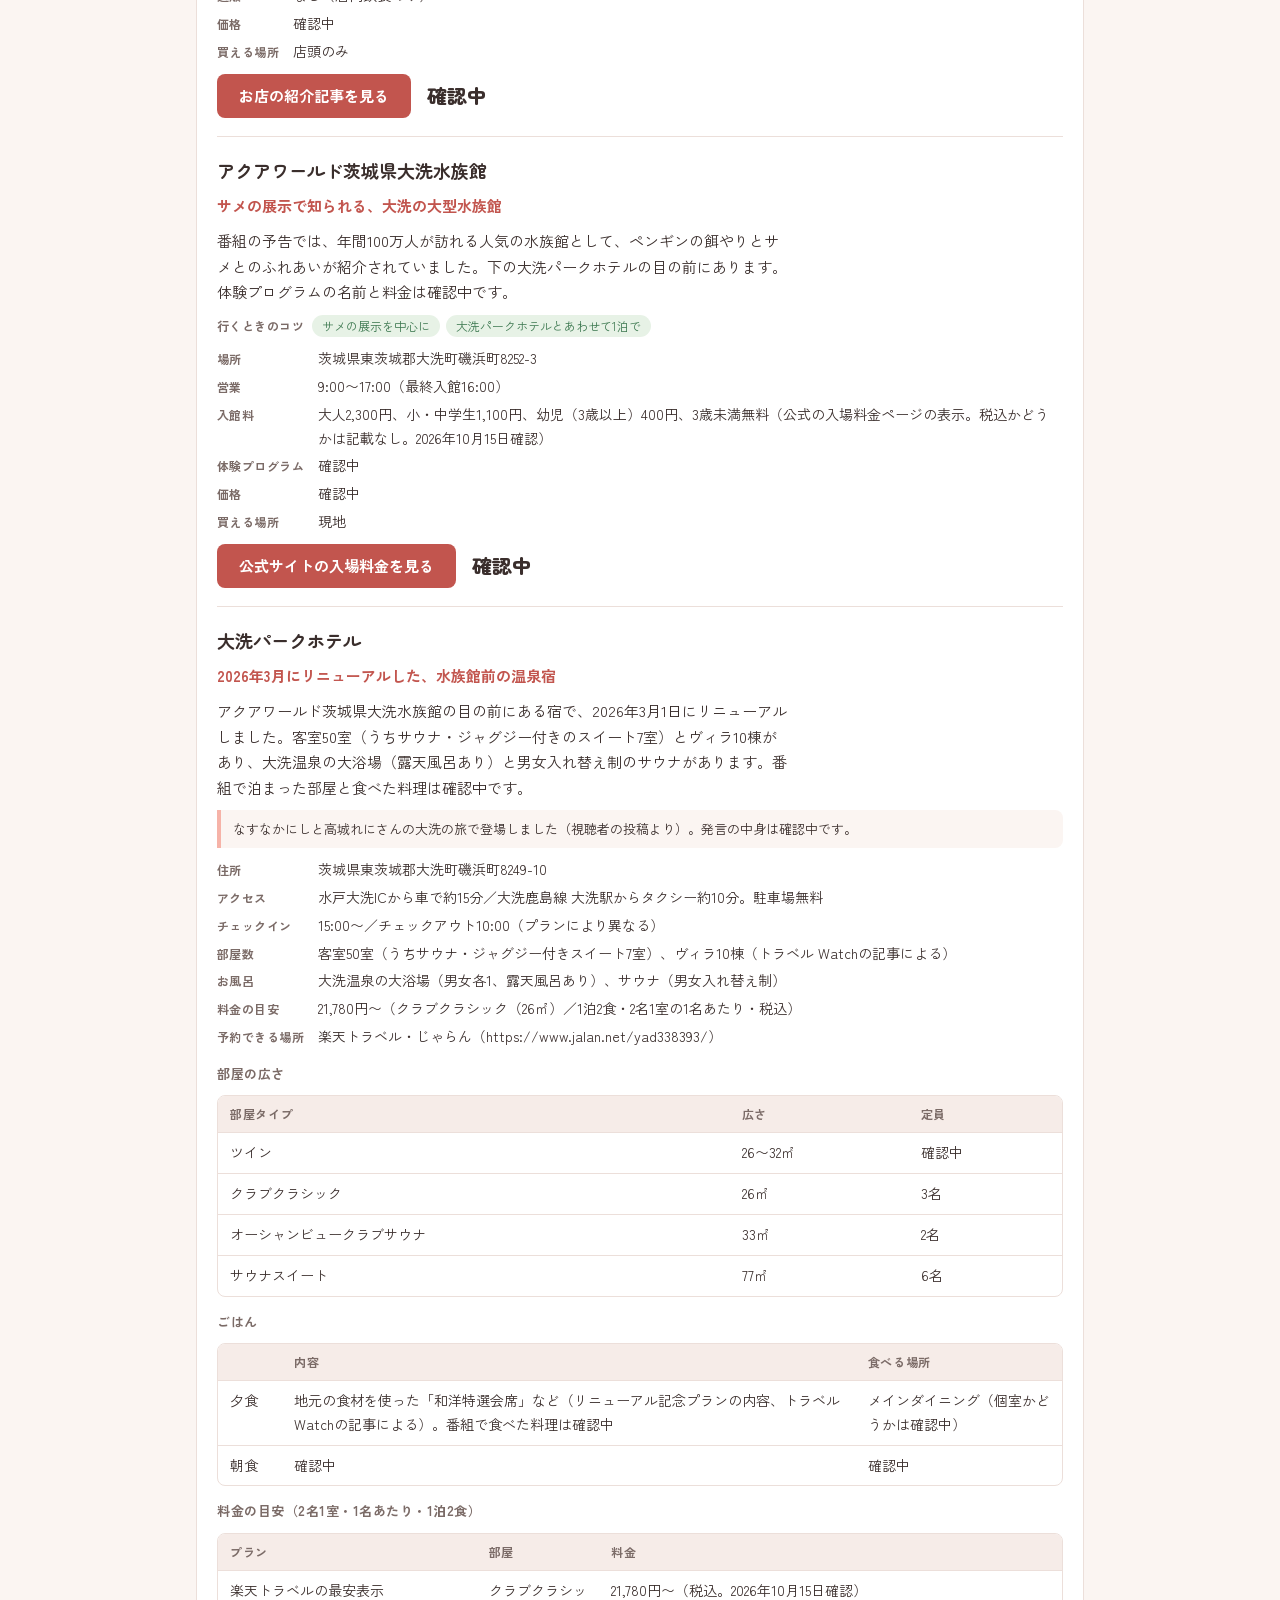
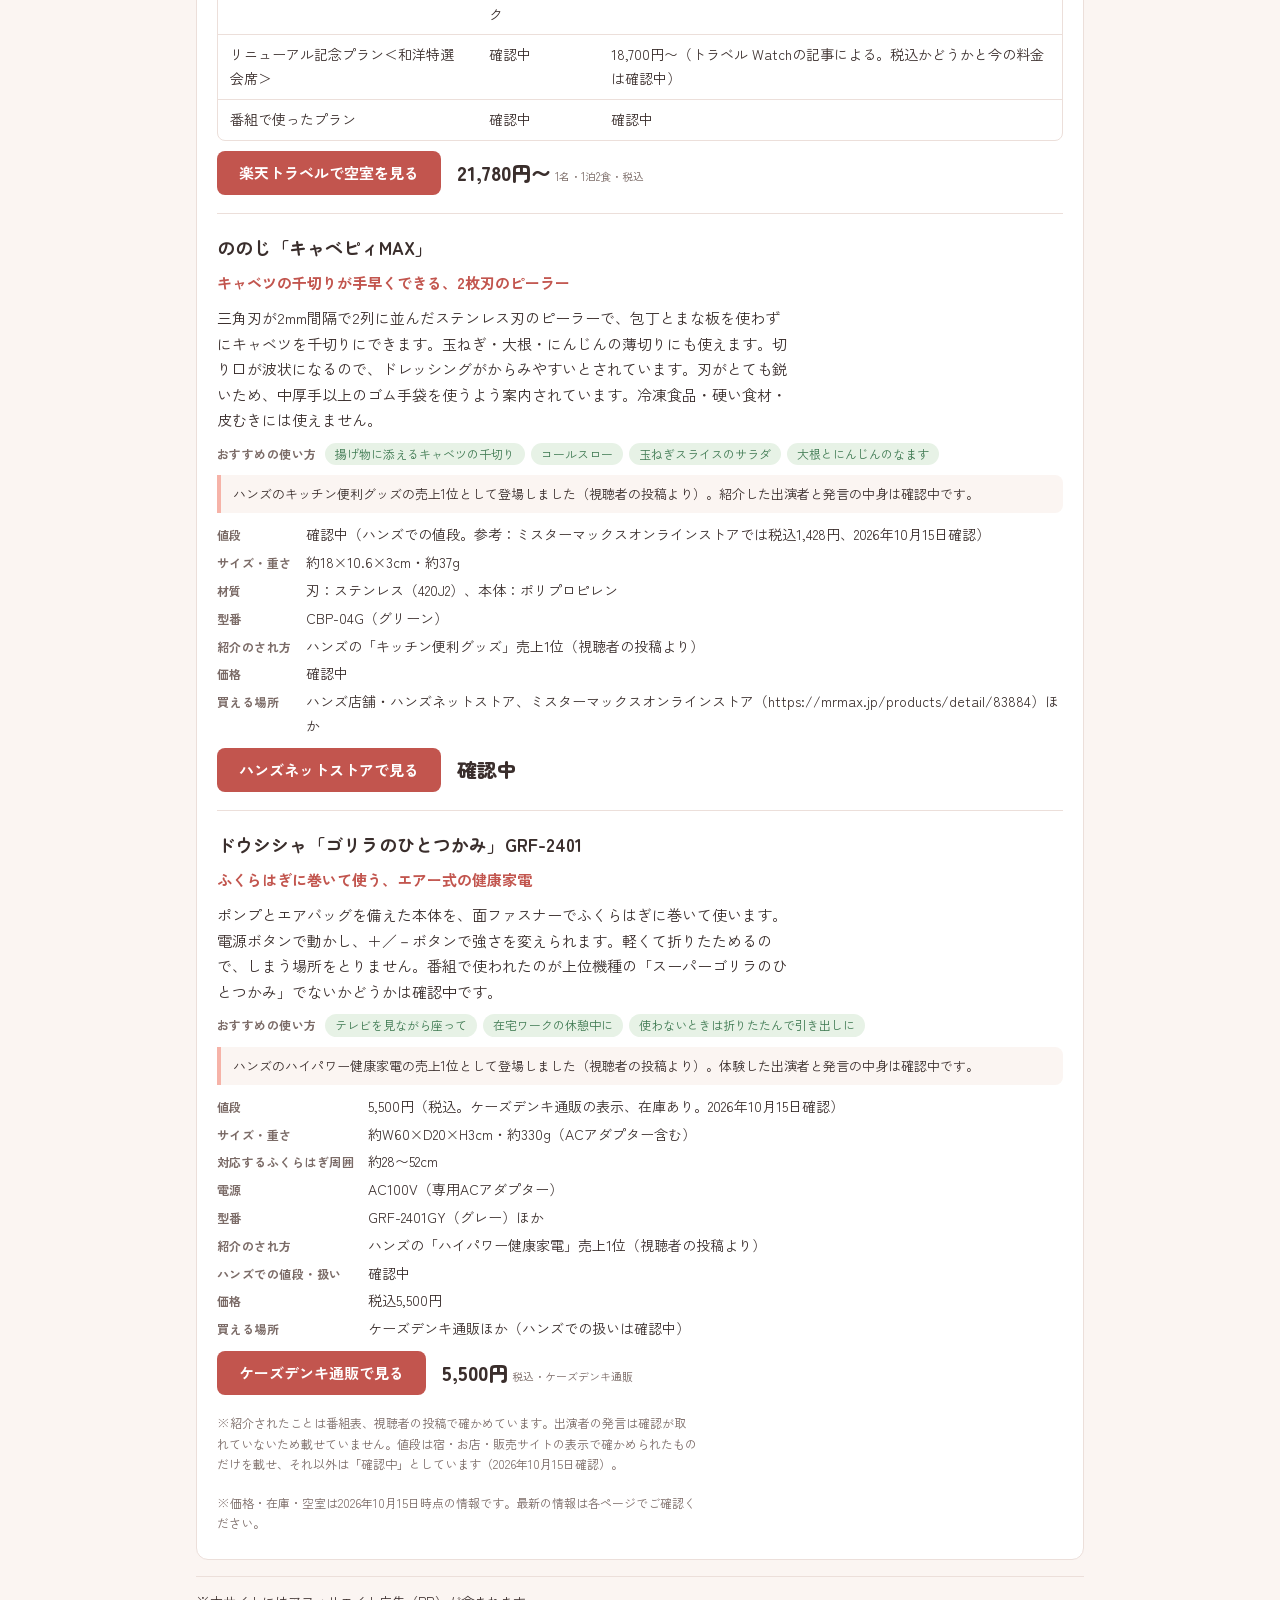
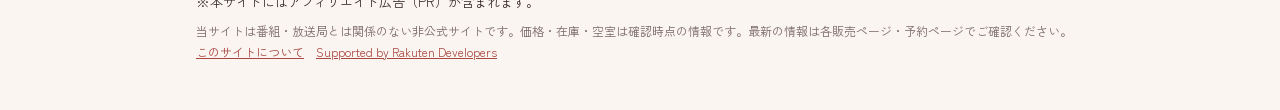
<file: site/20261015-oarai-hands.html>
<!doctype html>
<html lang="ja">
<head>
<meta charset="utf-8">
<meta name="viewport" content="width=device-width,initial-scale=1">
<title>【ヒルナンデス】10月15日放送｜茨城大洗の1泊2食付き2万5千円旅（大洗パークホテル・かあちゃんの店ほか）とハンズ売上1位（キャベピィMAX・ゴリラのひとつかみ）まとめ｜ひるメモ</title>
<meta name="description" content="2026年10月15日（木）放送の「ヒルナンデス！」は、なすなかにしと高城れにさんが茨城県大洗町を1泊2食付き・予算2万5千円で旅する企画と、カルディ・ハンズ・IKEAの売上1位を紹介する企画でした。">
<link rel="canonical" href="https://hirumemo.com/20261015-oarai-hands.html">
<meta property="og:type" content="article">
<meta property="og:site_name" content="ひるメモ">
<meta property="og:locale" content="ja_JP">
<meta property="og:title" content="【ヒルナンデス】10月15日放送｜茨城大洗の1泊2食付き2万5千円旅（大洗パークホテル・かあちゃんの店ほか）とハンズ売上1位（キャベピィMAX・ゴリラのひとつかみ）まとめ｜ひるメモ">
<meta property="og:description" content="2026年10月15日（木）放送の「ヒルナンデス！」は、なすなかにしと高城れにさんが茨城県大洗町を1泊2食付き・予算2万5千円で旅する企画と、カルディ・ハンズ・IKEAの売上1位を紹介する企画でした。">
<meta property="og:url" content="https://hirumemo.com/20261015-oarai-hands.html">
<meta name="twitter:card" content="summary">
<meta name="twitter:title" content="【ヒルナンデス】10月15日放送｜茨城大洗の1泊2食付き2万5千円旅（大洗パークホテル・かあちゃんの店ほか）とハンズ売上1位（キャベピィMAX・ゴリラのひとつかみ）まとめ｜ひるメモ">
<meta name="twitter:description" content="2026年10月15日（木）放送の「ヒルナンデス！」は、なすなかにしと高城れにさんが茨城県大洗町を1泊2食付き・予算2万5千円で旅する企画と、カルディ・ハンズ・IKEAの売上1位を紹介する企画でした。">
<meta property="article:published_time" content="2026-10-15">
<meta property="article:modified_time" content="2026-10-16">
<meta name="msvalidate.01" content="BED3DDA80BBB9FC04817B4096368D5E1">
<meta name="theme-color" content="#f6a700">
<link rel="icon" href="data:image/svg+xml,%3Csvg xmlns='http://www.w3.org/2000/svg' viewBox='0 0 64 64'%3E%3Ccircle cx='32' cy='32' r='28' fill='%23f6a700'/%3E%3Ctext x='32' y='43' font-size='30' text-anchor='middle' fill='%23fff' font-family='sans-serif' font-weight='900'%3E%E3%81%B2%3C/text%3E%3C/svg%3E">
<link rel="alternate" type="application/rss+xml" title="ひるメモ 新着" href="https://hirumemo.com/feed.xml">
<script async src="https://www.googletagmanager.com/gtag/js?id=G-KXTP512PVZ"></script><script>window.dataLayer=window.dataLayer||[];function gtag(){dataLayer.push(arguments);}gtag("js",new Date());gtag("config","G-KXTP512PVZ");document.addEventListener("click",function(ev){var a=ev.target.closest&&ev.target.closest("a[href*=\"rakuten.co.jp\"]");if(a)gtag("event","affiliate_click",{link_url:a.href,link_text:(a.textContent||"").trim().slice(0,80)});});</script>
<link rel="preconnect" href="https://fonts.googleapis.com">
<link rel="preconnect" href="https://fonts.gstatic.com" crossorigin>
<link rel="stylesheet" href="https://fonts.googleapis.com/css2?family=Zen+Maru+Gothic:wght@700;900&family=Zen+Kaku+Gothic+New:wght@400;500;700&display=swap">
<style>html{color-scheme:light}body{margin:0}img{max-width:100%}
/* Single light look by choice: the page keeps its cream-and-coral palette in dark mode too. */
/* Layout: sticky masthead with two views (さがす = filterable catalogue rows, 放送回まとめ = one article per broadcast); single centered column, rows stack on phones. */
:root{
  --bg:#FBF5F2; --surface:#FFFFFF; --ink:#3A2E2C; --muted:#7B6B67; --line:#ECDFDA;
  --accent:#F6B3A8; --accent-ink:#5A1E18; --link:#A8463F; --strong:#C2554E; --strong-ink:#FFFFFF;
  --ok:#3F7A52; --ok-bg:#E7F2E6; --warn:#84590A; --warn-bg:#FFF1D6; --chip:#F6ECE8;
  --display:"Zen Maru Gothic","Hiragino Maru Gothic ProN","Hiragino Sans","Yu Gothic",sans-serif;
  --body:"Zen Kaku Gothic New","Hiragino Sans","Yu Gothic","Meiryo",sans-serif;
}
*{box-sizing:border-box}
body{background:var(--bg);color:var(--ink);font-family:var(--body);font-size:15px;line-height:1.7}
a{color:var(--link)}
button,select,input{font:inherit;color:inherit}
:focus-visible{outline:3px solid var(--link);outline-offset:2px}

.mast{position:sticky;top:env(safe-area-inset-top,0px);z-index:5;background:var(--surface);border-bottom:1px solid var(--line)}
.mast-in{max-width:920px;margin:0 auto;padding-inline:16px;padding-block:10px 0;display:flex;flex-wrap:wrap;align-items:center;gap:6px 20px}
.brand{display:flex;align-items:center;gap:10px;min-width:0}
.sun{width:26px;height:26px;margin:5px;border-radius:50%;background:var(--accent);flex:none;box-shadow:0 0 0 4px var(--surface),0 0 0 5px var(--accent)}
h1,h2,.name{word-break:auto-phrase}
.brand b{font-family:var(--display);font-weight:900;font-size:22px;letter-spacing:.04em;line-height:1.2}
.brand span{color:var(--muted);font-size:12px}
.tabs{display:flex;gap:4px;margin-left:auto}
.tab{background:none;border:0;border-bottom:3px solid transparent;padding:8px 12px 9px;cursor:pointer;font-weight:700;color:var(--muted)}
.tab[aria-selected="true"]{color:var(--ink);border-bottom-color:var(--accent)}

.wrap{max-width:920px;margin:0 auto;padding-inline:16px;padding-block:16px 48px;display:flex;flex-direction:column;gap:16px}
.demo{background:var(--warn-bg);color:var(--warn);border-radius:8px;padding:10px 14px;font-size:13px;line-height:1.6}
.demo b{font-weight:700}
.pr{color:var(--muted);font-size:12px}

h1{font-family:var(--display);font-weight:900;font-size:clamp(20px,4.6vw,28px);line-height:1.4;margin:0;text-wrap:balance}
h2{font-family:var(--display);font-weight:700;font-size:18px;line-height:1.4;margin:0;text-wrap:balance}
.lead{margin:0;color:var(--muted);max-width:40em}

.tools{display:flex;flex-direction:column;gap:12px}
.search{width:100%;padding:11px 14px;border:1px solid var(--line);border-radius:10px;background:var(--surface)}
.frow{display:flex;flex-wrap:wrap;align-items:center;gap:8px}
.flabel{font-size:12px;color:var(--muted);font-weight:700;letter-spacing:.06em;flex:none;width:5.5em}
.chip{border:1px solid var(--line);background:var(--surface);border-radius:999px;padding:5px 13px;cursor:pointer;font-size:13px;line-height:1.5}
.chip[aria-pressed="true"]{background:var(--strong);color:var(--strong-ink);border-color:var(--strong);font-weight:700}
.bar{display:flex;flex-wrap:wrap;align-items:center;justify-content:space-between;gap:8px 16px;border-top:1px solid var(--line);padding-top:12px}
.count{font-weight:700}
.count small{font-weight:400;color:var(--muted);font-size:12px;margin-left:6px}
.sort{padding:6px 10px;border:1px solid var(--line);border-radius:8px;background:var(--surface)}

.list{list-style:none;margin:0;padding:0;background:var(--surface);border:1px solid var(--line);border-radius:12px;overflow:hidden}
.item{display:grid;grid-template-columns:72px minmax(0,1fr) auto;gap:10px 16px;padding:14px 16px;border-top:1px solid var(--line);align-items:center}
.item:first-child{border-top:0}
.thumb{width:72px;aspect-ratio:1;border-radius:10px;background:var(--chip);color:var(--link);display:grid;place-items:center;flex:none;align-self:start}
.thumb svg{width:56%;height:56%}
.block-head{display:flex;gap:12px;align-items:center}
.block-head h3{min-width:0}
.item-main{min-width:0;display:flex;flex-direction:column;gap:4px}
.name{font-weight:700;font-size:16px;line-height:1.5;overflow-wrap:anywhere}
.meta{display:flex;flex-wrap:wrap;gap:2px 12px;color:var(--muted);font-size:13px}
.badges{display:flex;flex-wrap:wrap;gap:6px;margin-top:2px}
.badge{font-size:12px;line-height:1.5;padding:1px 9px;border-radius:999px;background:var(--chip);color:var(--ink)}
.badge.ok{background:var(--ok-bg);color:var(--ok)}
.badge.wait{background:var(--warn-bg);color:var(--warn)}
.item-side{display:flex;flex-direction:column;align-items:flex-end;gap:8px}
.price{font-family:var(--display);font-weight:900;font-size:20px;font-variant-numeric:tabular-nums;line-height:1.2;white-space:nowrap}
.price small{font-family:var(--body);font-weight:400;font-size:11px;color:var(--muted);margin-left:4px}
.price.none{font-family:var(--body);font-weight:500;font-size:13px;color:var(--muted)}
.acts{display:flex;flex-wrap:wrap;gap:8px;justify-content:flex-end}
.btn{display:inline-block;background:var(--accent);color:var(--accent-ink);font-weight:700;font-size:13px;text-decoration:none;border:0;border-radius:8px;padding:7px 14px;cursor:pointer;line-height:1.5}
.btn.ghost{background:none;color:var(--link);border:1px solid var(--line)}
.btn.off{background:var(--chip);color:var(--muted);cursor:default}
.empty{background:var(--surface);border:1px dashed var(--line);border-radius:12px;padding:28px 16px;text-align:center;color:var(--muted);display:flex;flex-direction:column;gap:12px;align-items:center}

.pick{display:flex;flex-wrap:wrap;align-items:center;gap:8px}
.pick label{font-size:12px;color:var(--muted);font-weight:700;letter-spacing:.06em}
.pick select{padding:8px 10px;border:1px solid var(--line);border-radius:8px;background:var(--surface);max-width:100%}
.article{background:var(--surface);border:1px solid var(--line);border-radius:12px;padding:22px 20px 26px;display:flex;flex-direction:column;gap:18px}
.article p{margin:0;max-width:40em}
.tbl{overflow-x:auto;border:1px solid var(--line);border-radius:8px}
table{border-collapse:collapse;width:100%;min-width:460px;font-size:14px}
th,td{text-align:left;padding:8px 12px;border-top:1px solid var(--line);vertical-align:top}
thead th{border-top:0;background:var(--chip);font-size:12px;letter-spacing:.06em;color:var(--muted)}
td.num{font-variant-numeric:tabular-nums;white-space:nowrap}
.block{border-top:1px solid var(--line);padding-top:16px;display:flex;flex-direction:column;gap:8px}
.block h3{font-size:16px;font-weight:700;margin:0;line-height:1.5;overflow-wrap:anywhere}
.block ul{margin:0;padding-left:1.2em}
.todo{color:var(--muted);font-style:normal;background:var(--chip);border-radius:4px;padding:0 6px}
.sample{border:1px dashed var(--line);border-radius:8px;padding:12px 14px;font-size:13px;color:var(--muted);display:flex;flex-direction:column;gap:4px}
.sample b{color:var(--ink)}
.note{font-size:12px;color:var(--muted)}
footer{color:var(--muted);font-size:12px;border-top:1px solid var(--line);padding-top:14px}

@media (max-width:600px){
  .tabs{margin-left:0;width:100%}
  .tab{flex:1}
  .item{grid-template-columns:64px minmax(0,1fr)}
  .thumb{width:64px}
  .item-side{grid-column:1/-1;flex-direction:row;align-items:center;justify-content:space-between;flex-wrap:wrap}
  .flabel{width:100%}
  .article{padding:18px 14px 22px}
}
@media (prefers-reduced-motion:no-preference){ .chip,.btn,.tab{transition:background-color .12s,color .12s,border-color .12s} }

[hidden]{display:none!important}
.crumbs{font-size:12px;color:var(--muted)}
.crumbs a{color:var(--muted)}
.mast a.brand{color:inherit;text-decoration:none}
.navlinks{display:flex;gap:4px;margin-left:auto;flex-wrap:wrap}
.navlinks a{padding:8px 12px 9px;font-weight:700;color:var(--muted);text-decoration:none;border-bottom:3px solid transparent}
.navlinks a[aria-current="page"]{color:var(--ink);border-bottom-color:var(--accent)}
.blist{list-style:none;margin:0;padding:0;display:flex;flex-direction:column;gap:8px}
.blist a{display:block;background:var(--surface);border:1px solid var(--line);border-radius:10px;padding:12px 16px;text-decoration:none;color:var(--ink);font-weight:700}
.blist small{display:block;font-weight:400;color:var(--muted);font-size:12px}
.prose{background:var(--surface);border:1px solid var(--line);border-radius:12px;padding:22px 20px;display:flex;flex-direction:column;gap:14px}
.prose p,.prose ul{margin:0;max-width:40em}

/* catalogue: photo-first cards */
.cards{list-style:none;margin:0;padding:0;display:grid;grid-template-columns:repeat(auto-fill,minmax(200px,1fr));gap:14px}
.card{background:var(--surface);border:1px solid var(--line);border-radius:14px;overflow:hidden;display:flex;flex-direction:column;min-width:0}
.ph{display:block;aspect-ratio:1;background:#fff;border-bottom:1px solid var(--line);position:relative}
.ph img{width:100%;height:100%;object-fit:contain;display:block}
.ph.none{background:var(--chip);color:var(--link);display:grid;place-items:center;text-decoration:none;text-align:center;font-size:12px;line-height:1.6}
.ph.none svg{width:38%;height:auto;display:block;margin:0 auto 6px}
.kind{position:absolute;left:8px;top:8px;background:var(--strong);color:var(--strong-ink);font-size:11px;font-weight:700;border-radius:999px;padding:1px 10px;line-height:1.7}
.card-b{padding:12px 12px 14px;display:flex;flex-direction:column;gap:6px;flex:1;min-width:0}
.ep{font-size:11px;color:var(--muted);line-height:1.5}
.card .name{font-size:14px;line-height:1.5}
.card .name a{color:inherit;text-decoration:none}
.catch{font-size:13px;line-height:1.6;color:var(--ink);margin:0}
.card .price{font-size:19px;margin-top:auto;padding-top:4px;white-space:normal}
.cond{font-size:11px;color:var(--muted);line-height:1.5}
.card .btn{text-align:center;padding:9px 10px}
.more{font-size:12px;text-align:center}

/* article */
.epbox{background:var(--chip);border-radius:12px;padding:14px 16px;display:flex;flex-direction:column;gap:8px}
.epbox h2{font-size:15px}
dl.kv{margin:0;display:grid;grid-template-columns:auto minmax(0,1fr);gap:4px 14px;font-size:14px}
dl.kv dt{color:var(--muted);font-weight:700;font-size:12px;letter-spacing:.04em;padding-top:2px;white-space:nowrap}
dl.kv dd{margin:0;min-width:0;overflow-wrap:anywhere}
.block{display:grid;grid-template-columns:300px minmax(0,1fr);gap:18px;align-items:start;padding-top:20px}
.block .ph{border:1px solid var(--line);border-radius:14px;overflow:hidden}
.block-b{display:flex;flex-direction:column;gap:10px;min-width:0}
.block h3{font-family:var(--display);font-size:18px;line-height:1.5}
.block .catch{font-weight:700;font-size:15px;color:var(--strong)}
.block p{max-width:38em}
.eat{display:flex;flex-wrap:wrap;gap:6px;align-items:center}
.eat b{font-size:12px;color:var(--muted);letter-spacing:.04em;margin-right:2px}
.eat span{background:var(--ok-bg);color:var(--ok);border-radius:999px;padding:1px 10px;font-size:12px;line-height:1.7}
.said{border-left:4px solid var(--accent);background:var(--bg);border-radius:0 8px 8px 0;padding:8px 12px;font-size:13px}
.buyrow{display:flex;flex-wrap:wrap;align-items:center;gap:10px 16px}
.btn.big{font-size:15px;padding:11px 22px;background:var(--strong);color:var(--strong-ink)}
.sub{font-weight:700;font-size:13px;color:var(--muted);letter-spacing:.04em;margin-top:4px}
.article table{min-width:0}
.block td:first-child{min-width:4.6em}
.block.nophoto{grid-template-columns:1fr}
.block{scroll-margin-top:84px}
.ph.cover img{object-fit:cover}
.kakaku{border:1px solid var(--line);border-radius:12px;padding:12px 14px;display:flex;flex-direction:column;gap:8px;background:var(--bg)}
.kakaku h4{margin:0;font-size:13px;font-weight:700;letter-spacing:.04em;color:var(--muted)}
.kakaku ul{list-style:none;margin:0;padding:0;display:flex;flex-direction:column;gap:6px}
.kakaku li{display:grid;grid-template-columns:minmax(0,1fr) auto;gap:2px 10px;align-items:center;background:var(--surface);border:1px solid var(--line);border-radius:10px;padding:8px 10px}
.kakaku li .p{grid-column:1;grid-row:1}
.kakaku li .shopnm{grid-column:1;grid-row:2}
.kakaku li a{grid-column:2;grid-row:1/3}
.kakaku .p{font-family:var(--display);font-weight:900;font-size:17px;white-space:nowrap}
.kakaku .p small{font-family:var(--body);font-weight:400;font-size:11px;color:var(--muted);margin-left:4px}
.kakaku .shopnm{font-size:12px;line-height:1.5;min-width:0;overflow-wrap:anywhere}
.kakaku .tag{display:inline-block;white-space:nowrap;font-size:11px;font-weight:700;border-radius:999px;padding:0 8px;line-height:1.7;background:var(--ok-bg);color:var(--ok);margin-right:4px}
.kakaku .tag.off{background:var(--warn-bg);color:var(--warn)}
.kakaku .tag.tv{background:var(--chip);color:var(--ink)}
.kakaku li.gone{opacity:.6}
.kakaku p{font-size:13px}
.mark{font-size:11px;font-weight:700;border-radius:6px;padding:2px 8px;line-height:1.6;align-self:flex-start}
.mark.gone{background:var(--warn-bg);color:var(--warn)}
.mark.alt{background:var(--ok-bg);color:var(--ok);text-decoration:none}
.kotsu{margin:0;padding-left:1.2em;font-size:14px;display:flex;flex-direction:column;gap:4px}
.credit{position:absolute;left:0;bottom:0;background:rgba(0,0,0,.6);color:#fff;font-size:10px;line-height:1.6;padding:1px 7px;border-radius:0 6px 0 0}
.phs{display:flex;flex-direction:column;gap:10px;min-width:0}
.block .ph.land{aspect-ratio:16/9}
.prnote{margin:0 0 8px;font-size:13px;color:var(--ink)}
/* まとめ買いリスト */
.add{border:1px solid var(--strong);background:var(--surface);color:var(--strong);font-weight:700;font-size:12px;border-radius:8px;padding:7px 8px;cursor:pointer;line-height:1.5}
.add[aria-pressed="true"]{background:var(--ok-bg);border-color:var(--ok);color:var(--ok)}
.bulk{background:var(--warn-bg);border-radius:12px;padding:14px 16px;display:flex;flex-direction:column;gap:8px}
.bulk h2{font-size:15px}
.bulk p{margin:0;font-size:14px}
.cartbar{position:fixed;left:0;right:0;bottom:0;z-index:8;background:var(--ink);color:#fff;padding:10px 16px calc(10px + env(safe-area-inset-bottom,0px));display:flex;align-items:center;justify-content:center;gap:10px 16px;flex-wrap:wrap}
.cartbar b{font-family:var(--display);font-size:16px}
.cartbar .btn{background:var(--accent);color:var(--accent-ink)}
body.hascart{padding-bottom:76px}
.cartpanel{position:fixed;inset:0;z-index:9;background:rgba(58,46,44,.45);display:flex;align-items:flex-end;justify-content:center}
.cartsheet{background:var(--surface);width:100%;max-width:560px;max-height:86vh;overflow:auto;border-radius:16px 16px 0 0;padding:18px 16px calc(18px + env(safe-area-inset-bottom,0px));display:flex;flex-direction:column;gap:12px}
.carthead{display:flex;align-items:center;justify-content:space-between;gap:12px}
.cartsheet p{margin:0;font-size:13px}
.cartlist{list-style:none;margin:0;padding:0;display:flex;flex-direction:column}
.cartlist li{display:grid;grid-template-columns:64px minmax(0,1fr) auto;gap:10px;align-items:center;padding:10px 0;border-top:1px solid var(--line)}
.cartlist img{width:64px;height:64px;object-fit:contain;border:1px solid var(--line);border-radius:8px;background:#fff}
.cartlist .nm{font-size:13px;font-weight:700;line-height:1.5}
.cartlist .pr2{font-size:13px;color:var(--muted)}
.cartlist .ops{display:flex;flex-direction:column;gap:6px;align-items:stretch;text-align:center}
.cartlist .seen{font-size:11px;color:var(--ok)}
.x{background:none;border:0;color:var(--muted);font-size:12px;text-decoration:underline;cursor:pointer;padding:2px}
.carttotal{display:flex;justify-content:space-between;align-items:baseline;border-top:2px solid var(--ink);padding-top:10px;font-weight:700}
@media (max-width:720px){.block{grid-template-columns:1fr}.block .ph{max-width:340px;width:100%;margin:0 auto}}
@media (max-width:600px){
  .navlinks{margin-left:0;width:100%}.navlinks a{flex:1;text-align:center;white-space:nowrap;font-size:14px;padding-inline:4px}
  .cards{grid-template-columns:repeat(2,minmax(0,1fr));gap:10px}
  .card-b{padding:10px 10px 12px}
  .card .price{font-size:17px}
}
</style>
</head>
<body>
<header class="mast"><div class="mast-in">
<a class="brand" href="./"><div class="sun" aria-hidden="true"></div><div><b>ひるメモ</b><br><span>お昼のテレビで紹介されたもの、ぜんぶメモ。</span></div></a>
<nav class="navlinks" aria-label="メニュー"><a href="./">さがす</a><a href="./#kai" aria-current="page">放送回まとめ</a><a href="about.html">サイトについて</a></nav>
</div></header>
<div class="wrap">
<main style="display:flex;flex-direction:column;gap:16px">
<div class="crumbs"><a href="./">ひるメモ</a> ＞ 放送回まとめ</div>
<article class="article">
<h1>【ヒルナンデス】10月15日放送｜茨城大洗の1泊2食付き2万5千円旅（大洗パークホテル・かあちゃんの店ほか）とハンズ売上1位（キャベピィMAX・ゴリラのひとつかみ）まとめ</h1>
<div class="epbox"><h2>この放送回について</h2><dl class="kv"><dt>放送日</dt><dd>2026年10月15日（木）</dd><dt>番組</dt><dd>日本テレビ系「ヒルナンデス！」</dd><dt>企画</dt><dd>「海鮮グルメの宝庫・茨城大洗で1泊2食付き予算2万5千円満喫プラン」（番組表の予告による）／カルディ・ハンズ・IKEAの売れ筋紹介（コーナー名は確認中）</dd><dt>ロケ</dt><dd>大洗の旅：なすなかにし、高城れにさん（ももいろクローバーZ）。番組表では柳原可奈子さん、羽野晶紀さん、井戸田潤さん（スピードワゴン）もVTR出演（担当した企画は確認中）</dd><dt>スタジオ</dt><dd>南原清隆さん、浦野モモさん（日本テレビアナウンサー）、横山裕さん（SUPER EIGHT）、生見愛瑠さん、木村昴さん、大沢あかねさん、榊原郁恵さん、ゲスト 仁村紗和さん、ヤーレンズ</dd></dl></div>
<p>2026年10月15日（木）放送の「ヒルナンデス！」は、なすなかにしと高城れにさんが茨城県大洗町を1泊2食付き・予算2万5千円で旅する企画と、カルディ・ハンズ・IKEAの売上1位を紹介する企画でした。紹介が確かめられた宿・お店・商品の5件を、値段と買える場所つきでまとめました。</p>
<p class="note">最終更新：2026年10月15日。価格は同日に販売ページ・予約ページで確認したものです。</p>
<h2>まだ確認できていないこと</h2><ul class="kotsu"><li>カルディの売上1位の調味料と、IKEAの売上1位（フリーザーバッグ・収納ワゴン）の商品名</li><li>大洗パークホテルで番組が使ったプラン・部屋・料理と、その料金</li><li>かあちゃんの店で食べたメニューと、お店での値段</li><li>ハンズでのキャベピィMAX・ゴリラのひとつかみの値段</li><li>出演者の味や使い心地の感想（どれも確認が取れていません）</li></ul>

<h2>紹介された宿・お店・商品一覧</h2><div class="tbl"><table><thead><tr><th>名前</th><th>ひとことで言うと</th><th>価格（税込）</th></tr></thead><tbody><tr><td><a href="#i1">かあちゃんの店（大洗町磯浜町）</a></td><td>大洗の漁師町にある、魚料理の食堂</td><td class="num">確認中</td></tr><tr><td><a href="#i2">アクアワールド茨城県大洗水族館</a></td><td>サメの展示で知られる、大洗の大型水族館</td><td class="num">確認中</td></tr><tr><td><a href="#i3">大洗パークホテル</a></td><td>2026年3月にリニューアルした、水族館前の温泉宿</td><td class="num">21,780円〜</td></tr><tr><td><a href="#i4">ののじ「キャベピィMAX」</a></td><td>キャベツの千切りが手早くできる、2枚刃のピーラー</td><td class="num">確認中</td></tr><tr><td><a href="#i5">ドウシシャ「ゴリラのひとつかみ」GRF-2401</a></td><td>ふくらはぎに巻いて使う、エアー式の健康家電</td><td class="num">5,500円</td></tr></tbody></table></div>
<section class="block nophoto" id="i1">
<div class="block-b"><h3>かあちゃんの店（大洗町磯浜町）</h3>
<p class="catch">大洗の漁師町にある、魚料理の食堂</p>
<p>刺身・煮付け・かき揚げ・フライなどの定食がそろう地元の食堂で、ブリカマ定食が看板とされています。料金は先払いで、お茶や水はセルフです。番組の予告では、400円のあんこう汁、生しらす丼、天然ぶり漬け丼が挙がっていました（放送でどれを食べたかは確認中）。</p>
<div class="eat"><b>予告に出たメニュー</b><span>ブリカマ定食</span><span>あんこう汁</span><span>生しらす丼</span></div><div class="said">高城れにさんが二色丼を注文したという視聴者の投稿が1件あります。発言の中身は確認中です。</div>
<dl class="kv"><dt>場所</dt><dd>茨城県東茨城郡大洗町磯浜町8253-20</dd><dt>営業</dt><dd>火〜日 10:00〜14:00、月曜定休（なっぷマガジンの記載、2026年10月15日確認）</dd><dt>値段</dt><dd>確認中（番組の予告では、あんこう汁400円）</dd><dt>通販</dt><dd>なし（店内飲食のみ）</dd><dt>価格</dt><dd>確認中</dd><dt>買える場所</dt><dd>店頭のみ</dd></dl>


<div class="buyrow"><a class="btn big" href="https://www.nap-camp.com/mag/48399" target="_blank" rel="noopener">お店の紹介記事を見る</a><span class="price">確認中<small></small></span></div></div></section><section class="block nophoto" id="i2">
<div class="block-b"><h3>アクアワールド茨城県大洗水族館</h3>
<p class="catch">サメの展示で知られる、大洗の大型水族館</p>
<p>番組の予告では、年間100万人が訪れる人気の水族館として、ペンギンの餌やりとサメとのふれあいが紹介されていました。下の大洗パークホテルの目の前にあります。体験プログラムの名前と料金は確認中です。</p>
<div class="eat"><b>行くときのコツ</b><span>サメの展示を中心に</span><span>大洗パークホテルとあわせて1泊で</span></div>
<dl class="kv"><dt>場所</dt><dd>茨城県東茨城郡大洗町磯浜町8252-3</dd><dt>営業</dt><dd>9:00〜17:00（最終入館16:00）</dd><dt>入館料</dt><dd>大人2,300円、小・中学生1,100円、幼児（3歳以上）400円、3歳未満無料（公式の入場料金ページの表示。税込かどうかは記載なし。2026年10月15日確認）</dd><dt>体験プログラム</dt><dd>確認中</dd><dt>価格</dt><dd>確認中</dd><dt>買える場所</dt><dd>現地</dd></dl>


<div class="buyrow"><a class="btn big" href="https://www.aquaworld-oarai.com/guide/admission/" target="_blank" rel="noopener">公式サイトの入場料金を見る</a><span class="price">確認中<small></small></span></div></div></section><section class="block nophoto" id="i3">
<div class="block-b"><h3>大洗パークホテル</h3>
<p class="catch">2026年3月にリニューアルした、水族館前の温泉宿</p>
<p>アクアワールド茨城県大洗水族館の目の前にある宿で、2026年3月1日にリニューアルしました。客室50室（うちサウナ・ジャグジー付きのスイート7室）とヴィラ10棟があり、大洗温泉の大浴場（露天風呂あり）と男女入れ替え制のサウナがあります。番組で泊まった部屋と食べた料理は確認中です。</p>
<div class="said">なすなかにしと高城れにさんの大洗の旅で登場しました（視聴者の投稿より）。発言の中身は確認中です。</div>
<dl class="kv"><dt>住所</dt><dd>茨城県東茨城郡大洗町磯浜町8249-10</dd><dt>アクセス</dt><dd>水戸大洗ICから車で約15分／大洗鹿島線 大洗駅からタクシー約10分。駐車場無料</dd><dt>チェックイン</dt><dd>15:00〜／チェックアウト10:00（プランにより異なる）</dd><dt>部屋数</dt><dd>客室50室（うちサウナ・ジャグジー付きスイート7室）、ヴィラ10棟（トラベル Watchの記事による）</dd><dt>お風呂</dt><dd>大洗温泉の大浴場（男女各1、露天風呂あり）、サウナ（男女入れ替え制）</dd><dt>料金の目安</dt><dd>21,780円〜（クラブクラシック（26㎡）／1泊2食・2名1室の1名あたり・税込）</dd><dt>予約できる場所</dt><dd>楽天トラベル・じゃらん（https://www.jalan.net/yad338393/）</dd></dl>
<div class="sub">部屋の広さ</div><div class="tbl"><table><thead><tr><th>部屋タイプ</th><th>広さ</th><th>定員</th></tr></thead><tbody><tr><td>ツイン</td><td>26〜32㎡</td><td>確認中</td></tr><tr><td>クラブクラシック</td><td>26㎡</td><td>3名</td></tr><tr><td>オーシャンビュークラブサウナ</td><td>33㎡</td><td>2名</td></tr><tr><td>サウナスイート</td><td>77㎡</td><td>6名</td></tr></tbody></table></div><div class="sub">ごはん</div><div class="tbl"><table><thead><tr><th></th><th>内容</th><th>食べる場所</th></tr></thead><tbody><tr><td>夕食</td><td>地元の食材を使った「和洋特選会席」など（リニューアル記念プランの内容、トラベル Watchの記事による）。番組で食べた料理は確認中</td><td>メインダイニング（個室かどうかは確認中）</td></tr><tr><td>朝食</td><td>確認中</td><td>確認中</td></tr></tbody></table></div><div class="sub">料金の目安（2名1室・1名あたり・1泊2食）</div><div class="tbl"><table><thead><tr><th>プラン</th><th>部屋</th><th>料金</th></tr></thead><tbody><tr><td>楽天トラベルの最安表示</td><td>クラブクラシック</td><td>21,780円〜（税込。2026年10月15日確認）</td></tr><tr><td>リニューアル記念プラン＜和洋特選会席＞</td><td>確認中</td><td>18,700円〜（トラベル Watchの記事による。税込かどうかと今の料金は確認中）</td></tr><tr><td>番組で使ったプラン</td><td>確認中</td><td>確認中</td></tr></tbody></table></div>

<div class="buyrow"><a class="btn big" href="https://hotel.travel.rakuten.co.jp/hotelinfo/plan/6274" target="_blank" rel="noopener">楽天トラベルで空室を見る</a><span class="price">21,780円〜<small>1名・1泊2食・税込</small></span></div></div></section><section class="block nophoto" id="i4">
<div class="block-b"><h3>ののじ「キャベピィMAX」</h3>
<p class="catch">キャベツの千切りが手早くできる、2枚刃のピーラー</p>
<p>三角刃が2mm間隔で2列に並んだステンレス刃のピーラーで、包丁とまな板を使わずにキャベツを千切りにできます。玉ねぎ・大根・にんじんの薄切りにも使えます。切り口が波状になるので、ドレッシングがからみやすいとされています。刃がとても鋭いため、中厚手以上のゴム手袋を使うよう案内されています。冷凍食品・硬い食材・皮むきには使えません。</p>
<div class="eat"><b>おすすめの使い方</b><span>揚げ物に添えるキャベツの千切り</span><span>コールスロー</span><span>玉ねぎスライスのサラダ</span><span>大根とにんじんのなます</span></div><div class="said">ハンズのキッチン便利グッズの売上1位として登場しました（視聴者の投稿より）。紹介した出演者と発言の中身は確認中です。</div>
<dl class="kv"><dt>値段</dt><dd>確認中（ハンズでの値段。参考：ミスターマックスオンラインストアでは税込1,428円、2026年10月15日確認）</dd><dt>サイズ・重さ</dt><dd>約18×10.6×3cm・約37g</dd><dt>材質</dt><dd>刃：ステンレス（420J2）、本体：ポリプロピレン</dd><dt>型番</dt><dd>CBP-04G（グリーン）</dd><dt>紹介のされ方</dt><dd>ハンズの「キッチン便利グッズ」売上1位（視聴者の投稿より）</dd><dt>価格</dt><dd>確認中</dd><dt>買える場所</dt><dd>ハンズ店舗・ハンズネットストア、ミスターマックスオンラインストア（https://mrmax.jp/products/detail/83884）ほか</dd></dl>


<div class="buyrow"><a class="btn big" href="https://hands.net/goods/4988760012036/" target="_blank" rel="noopener">ハンズネットストアで見る</a><span class="price">確認中<small></small></span></div></div></section><section class="block nophoto" id="i5">
<div class="block-b"><h3>ドウシシャ「ゴリラのひとつかみ」GRF-2401</h3>
<p class="catch">ふくらはぎに巻いて使う、エアー式の健康家電</p>
<p>ポンプとエアバッグを備えた本体を、面ファスナーでふくらはぎに巻いて使います。電源ボタンで動かし、＋／－ボタンで強さを変えられます。軽くて折りたためるので、しまう場所をとりません。番組で使われたのが上位機種の「スーパーゴリラのひとつかみ」でないかどうかは確認中です。</p>
<div class="eat"><b>おすすめの使い方</b><span>テレビを見ながら座って</span><span>在宅ワークの休憩中に</span><span>使わないときは折りたたんで引き出しに</span></div><div class="said">ハンズのハイパワー健康家電の売上1位として登場しました（視聴者の投稿より）。体験した出演者と発言の中身は確認中です。</div>
<dl class="kv"><dt>値段</dt><dd>5,500円（税込。ケーズデンキ通販の表示、在庫あり。2026年10月15日確認）</dd><dt>サイズ・重さ</dt><dd>約W60×D20×H3cm・約330g（ACアダプター含む）</dd><dt>対応するふくらはぎ周囲</dt><dd>約28〜52cm</dd><dt>電源</dt><dd>AC100V（専用ACアダプター）</dd><dt>型番</dt><dd>GRF-2401GY（グレー）ほか</dd><dt>紹介のされ方</dt><dd>ハンズの「ハイパワー健康家電」売上1位（視聴者の投稿より）</dd><dt>ハンズでの値段・扱い</dt><dd>確認中</dd><dt>価格</dt><dd>税込5,500円</dd><dt>買える場所</dt><dd>ケーズデンキ通販ほか（ハンズでの扱いは確認中）</dd></dl>


<div class="buyrow"><a class="btn big" href="https://www.ksdenki.com/shop/g/g4550557799958/" target="_blank" rel="noopener">ケーズデンキ通販で見る</a><span class="price">5,500円<small>税込・ケーズデンキ通販</small></span></div></div></section>
<p class="note">※紹介されたことは番組表、視聴者の投稿で確かめています。出演者の発言は確認が取れていないため載せていません。値段は宿・お店・販売サイトの表示で確かめられたものだけを載せ、それ以外は「確認中」としています（2026年10月15日確認）。</p>
<p class="note">※価格・在庫・空室は2026年10月15日時点の情報です。最新の情報は各ページでご確認ください。</p>
</article></main><script type="application/ld+json">{"@context": "https://schema.org", "@graph": [{"@type": "Article", "headline": "【ヒルナンデス】10月15日放送｜茨城大洗の1泊2食付き2万5千円旅（大洗パークホテル・かあちゃんの店ほか）とハンズ売上1位（キャベピィMAX・ゴリラのひとつかみ）まとめ", "datePublished": "2026-10-15", "dateModified": "2026-10-16", "inLanguage": "ja", "mainEntityOfPage": "https://hirumemo.com/20261015-oarai-hands.html", "author": {"@type": "Organization", "name": "ひるメモ", "url": "https://hirumemo.com/"}, "publisher": {"@type": "Organization", "name": "ひるメモ", "url": "https://hirumemo.com/"}}, {"@type": "BreadcrumbList", "itemListElement": [{"@type": "ListItem", "position": 1, "name": "ひるメモ", "item": "https://hirumemo.com/"}, {"@type": "ListItem", "position": 2, "name": "【ヒルナンデス】10月15日放送｜茨城大洗の1泊2食付き2万5千円旅（大洗パークホテル・かあちゃんの店ほか）とハンズ売上", "item": "https://hirumemo.com/20261015-oarai-hands.html"}]}, {"@type": "ItemList", "name": "紹介された宿・お店・商品一覧", "itemListElement": [{"@type": "ListItem", "position": 1, "name": "かあちゃんの店（大洗町磯浜町）", "url": "https://hirumemo.com/20261015-oarai-hands.html#i1"}, {"@type": "ListItem", "position": 2, "name": "アクアワールド茨城県大洗水族館", "url": "https://hirumemo.com/20261015-oarai-hands.html#i2"}, {"@type": "ListItem", "position": 3, "name": "大洗パークホテル", "url": "https://hirumemo.com/20261015-oarai-hands.html#i3"}, {"@type": "ListItem", "position": 4, "name": "ののじ「キャベピィMAX」", "url": "https://hirumemo.com/20261015-oarai-hands.html#i4"}, {"@type": "ListItem", "position": 5, "name": "ドウシシャ「ゴリラのひとつかみ」GRF-2401", "url": "https://hirumemo.com/20261015-oarai-hands.html#i5"}]}]}</script>
<footer><p class="prnote">※本サイトにはアフィリエイト広告（PR）が含まれます。</p>当サイトは番組・放送局とは関係のない非公式サイトです。価格・在庫・空室は確認時点の情報です。最新の情報は各販売ページ・予約ページでご確認ください。<br><a href="about.html">このサイトについて</a>　<a href="https://developers.rakuten.com/" target="_blank" rel="noopener">Supported by Rakuten Developers</a></footer>
</div>
<script>
(function(){
  var SHOPS={"AKOMEYA TOKYO": {"label": "AKOMEYA TOKYO 楽天市場店", "url": "https://hb.afl.rakuten.co.jp/hgc/584a3b37.2a4108aa.584a3b38.a1b9d8be/?pc=https%3A%2F%2Fwww.rakuten.co.jp%2Fakomeyatokyo%2Fcontents%2Fmedia%2F20250919%2F&link_type=text&ut=eyJwYWdlIjoidXJsIiwidHlwZSI6InRleHQiLCJjb2wiOjF9", "ship": "送料の目安：宅配便 710円（北海道 1,420円・沖縄 2,130円）、メール便対応の商品は 250円。2026年10月8日確認。"}}, KEY='hirumemo-list', L=[], seen={};
  try{ L=JSON.parse(localStorage.getItem(KEY)||'[]')||[]; }catch(e){ L=[]; }
  function save(){ try{ localStorage.setItem(KEY,JSON.stringify(L)); }catch(e){} }
  function yen(n){ return Number(n).toLocaleString('ja-JP')+'円'; }
  function has(id){ return L.some(function(x){return x.id===id}); }
  function esc(s){ var d=document.createElement('div'); d.textContent=s; return d.innerHTML; }
  var bar=document.createElement('div'); bar.className='cartbar'; bar.hidden=true;
  var panel=document.createElement('div'); panel.className='cartpanel'; panel.hidden=true;
  document.body.appendChild(bar); document.body.appendChild(panel);
  function draw(){
    Array.prototype.forEach.call(document.querySelectorAll('.add'),function(b){
      var on=has(b.dataset.id); b.setAttribute('aria-pressed',String(on)); b.textContent=on?'✓ リストに入れました':'＋ まとめ買いリストへ';
    });
    var total=L.reduce(function(a,x){return a+Number(x.price)},0);
    bar.hidden=L.length===0; document.body.classList.toggle('hascart',L.length>0);
    bar.innerHTML='<span>まとめ買いリスト <b>'+L.length+'品</b>　合計 <b>'+yen(total)+'</b><small>（税込・送料別）</small></span><button class="btn" type="button" data-act="open">リストを見て買う</button>';
    if(L.length===0){ panel.hidden=true; return; }
    var shops={}; L.forEach(function(x){ (shops[x.shop]=shops[x.shop]||[]).push(x); });
    var h='<div class="cartsheet" role="dialog" aria-label="まとめ買いリスト"><div class="carthead"><h2>まとめ買いリスト</h2><button class="btn ghost" type="button" data-act="close">とじる</button></div>';
    Object.keys(shops).forEach(function(k){
      var s=SHOPS[k]||{label:k};
      h+='<p><b>'+esc(s.label)+'</b>の商品です。上から順に「楽天市場で見る」を押して買い物かごに入れていくと、1回の注文にまとめられます。</p>'+(s.ship?'<p class="note">'+esc(s.ship)+'</p>':'')+'<ul class="cartlist">';
      shops[k].forEach(function(x){
        h+='<li><img src="'+esc(x.img)+'" alt="" width="64" height="64" loading="lazy"><div><div class="nm">'+esc(x.name)+'</div><div class="pr2">'+yen(x.price)+'（税込）</div></div><div class="ops"><a class="btn" href="'+esc(x.url)+'" target="_blank" rel="nofollow sponsored noopener" data-seen="'+esc(x.id)+'">楽天市場で見る</a>'+(seen[x.id]?'<span class="seen">✓ 開きました</span>':'')+'<button class="x" type="button" data-rm="'+esc(x.id)+'">リストから外す</button></div></li>';
      });
      h+='</ul>'+(s.url?'<div><a class="btn ghost" href="'+esc(s.url)+'" target="_blank" rel="nofollow sponsored noopener">お店の紹介商品ページでまとめて選ぶ</a></div>':'');
    });
    h+='<div class="carttotal"><span>合計（'+L.length+'品）</span><span>'+yen(total)+'<small>（税込・送料別）</small></span></div><p class="note">価格は確認時点のものです。最新の価格と送料は楽天市場の注文画面でご確認ください。</p></div>';
    panel.innerHTML=h;
  }
  document.addEventListener('click',function(ev){
    var t=ev.target, b=t.closest('.add');
    if(b){ var id=b.dataset.id; if(has(id)) L=L.filter(function(x){return x.id!==id}); else L.push({id:id,shop:b.dataset.shop,name:b.dataset.name,price:Number(b.dataset.price),url:b.dataset.url,img:b.dataset.img}); save(); draw(); return; }
    if(t.closest('[data-act="open"]')){ panel.hidden=false; return; }
    if(t.closest('[data-act="close"]')||t===panel){ panel.hidden=true; return; }
    var r=t.closest('[data-rm]'); if(r){ L=L.filter(function(x){return x.id!==r.dataset.rm}); save(); draw(); return; }
    var s=t.closest('[data-seen]'); if(s){ seen[s.dataset.seen]=1; setTimeout(draw,300); }
  });
  document.addEventListener('keydown',function(ev){ if(ev.key==='Escape') panel.hidden=true; });
  draw();
})();
</script>
</body>
</html>
</file>
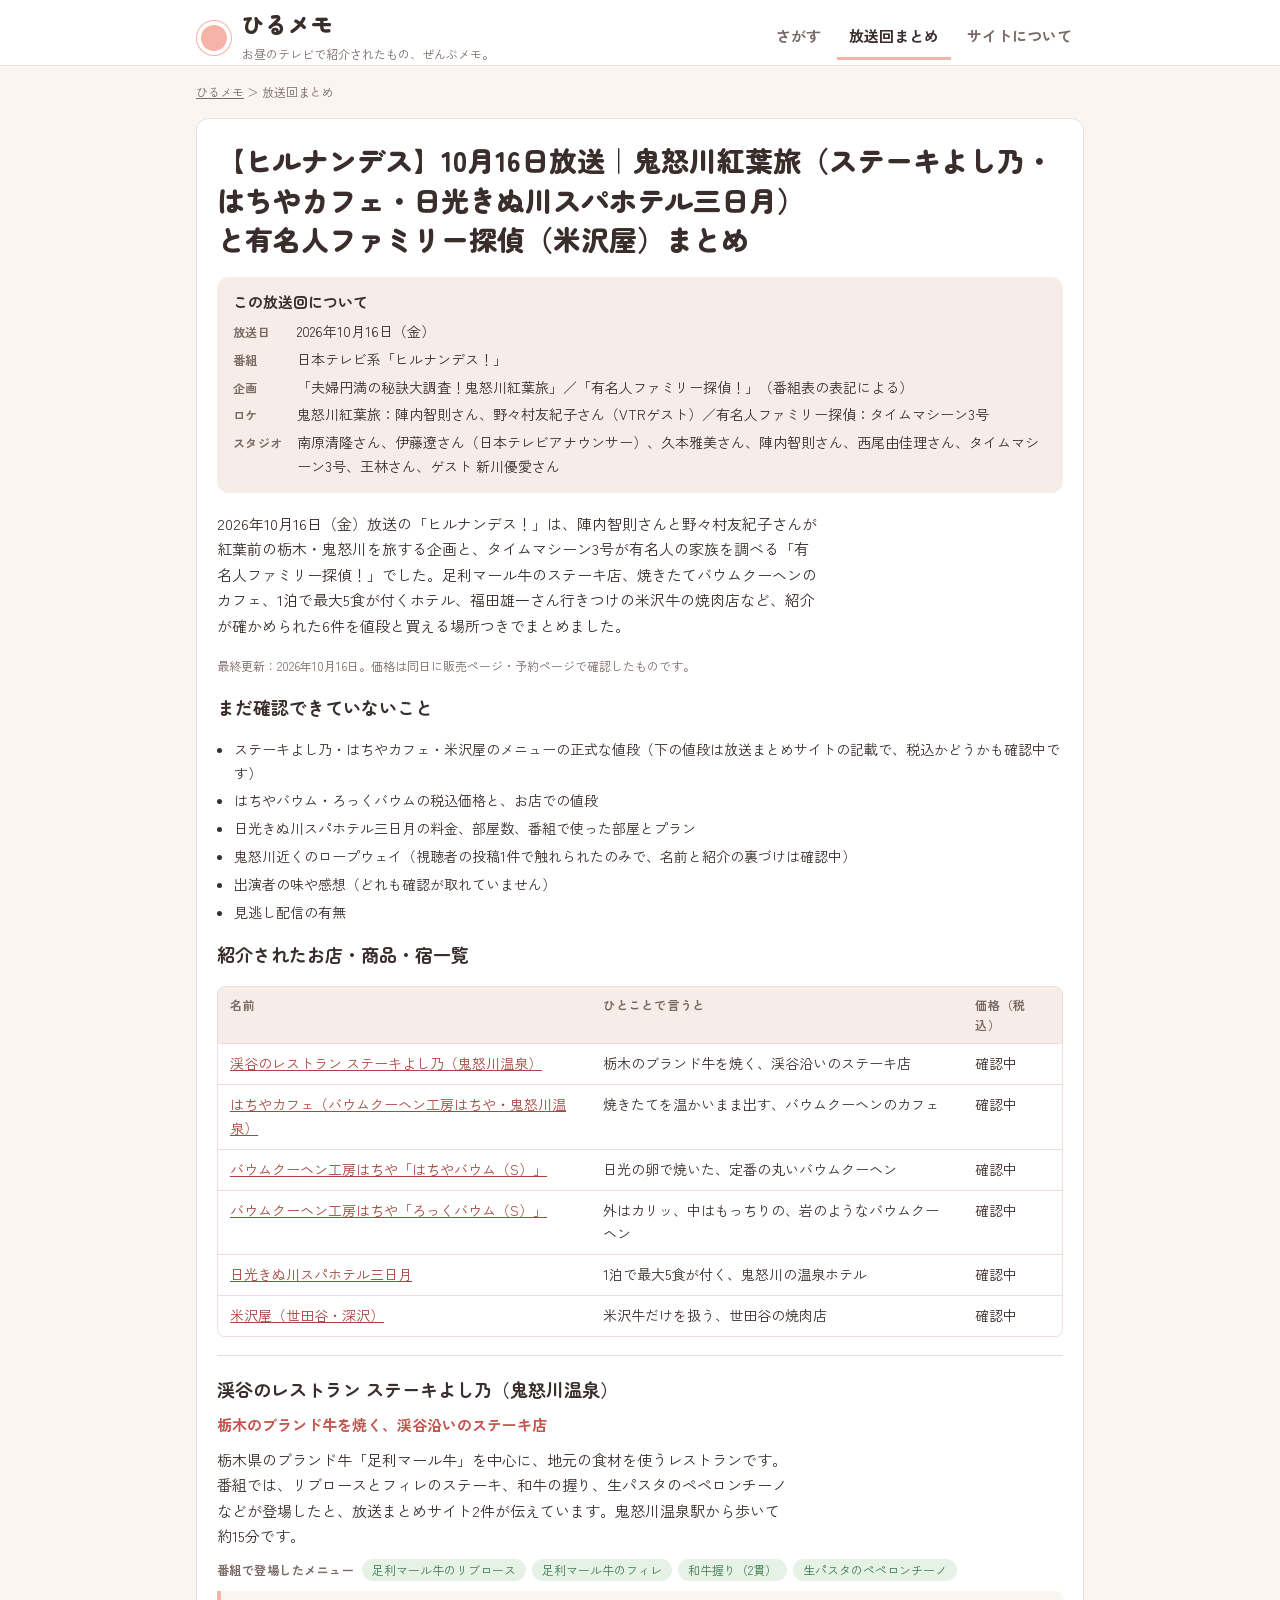
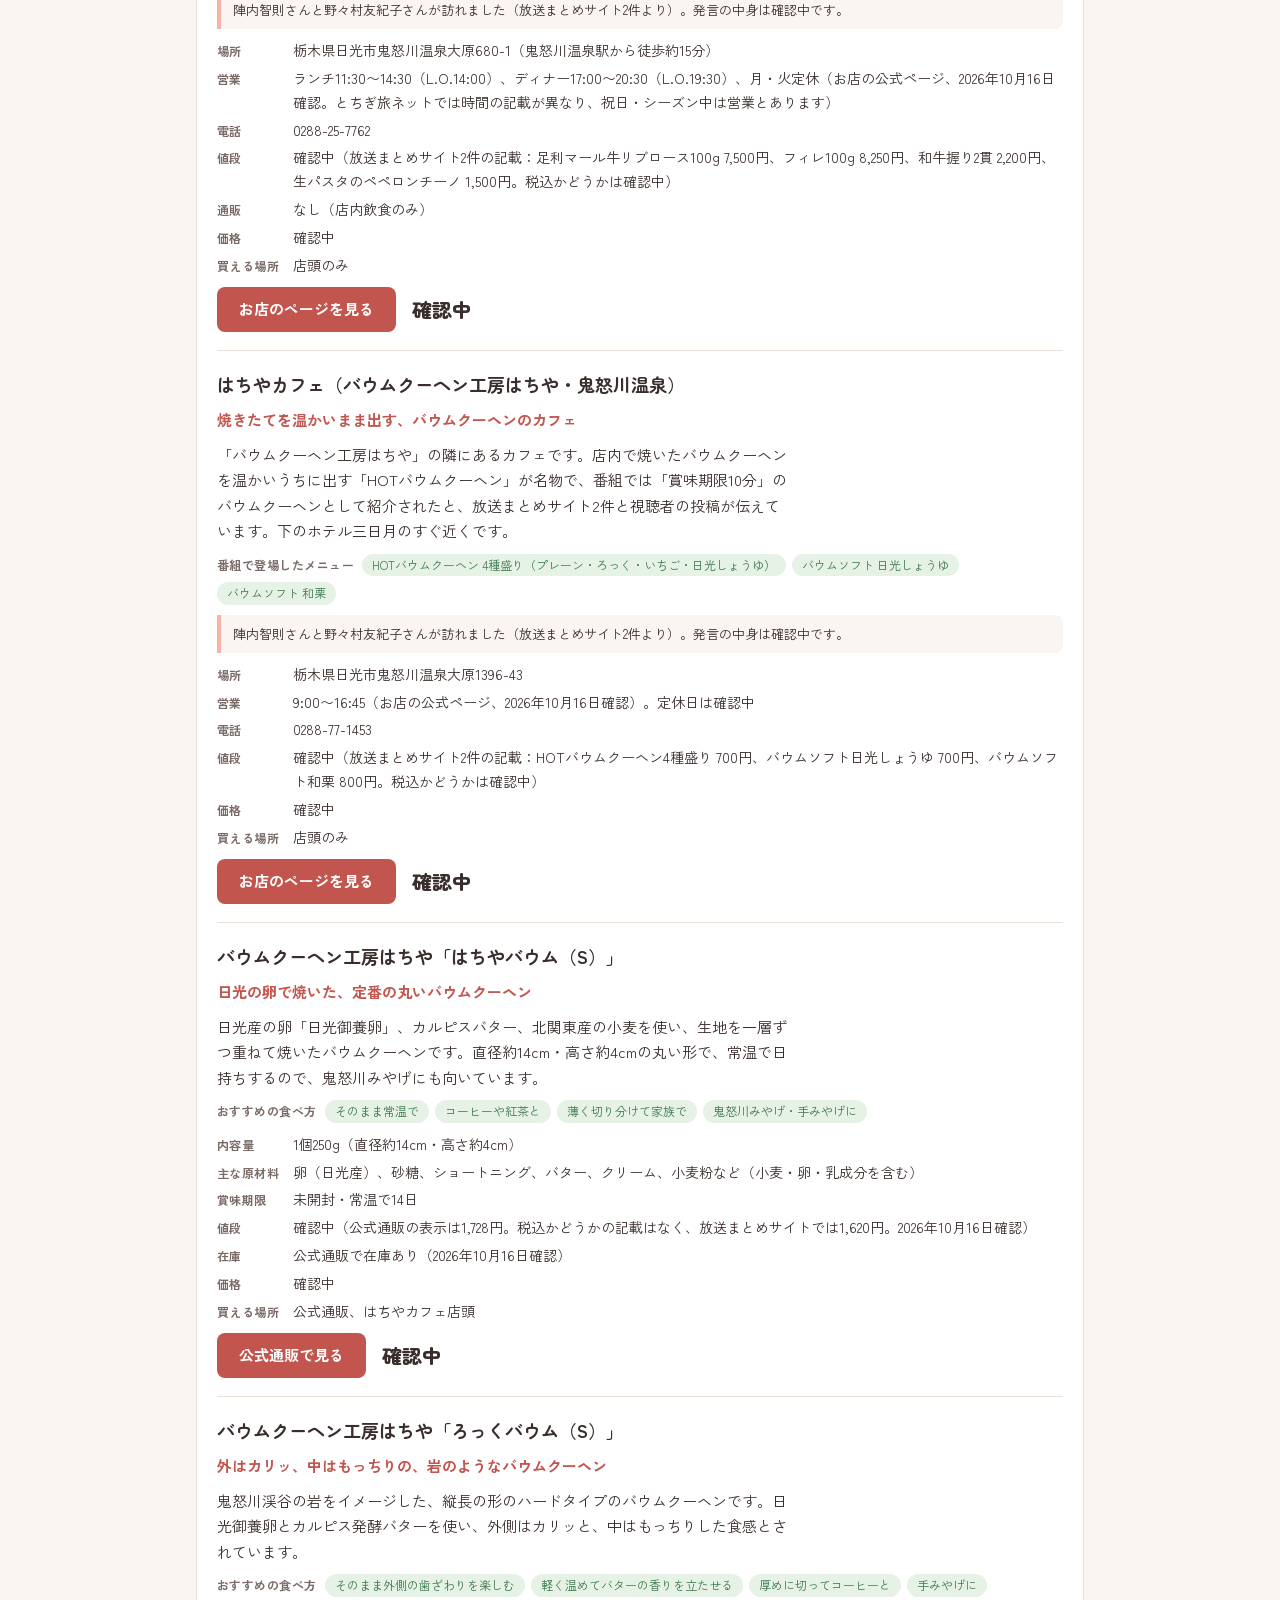
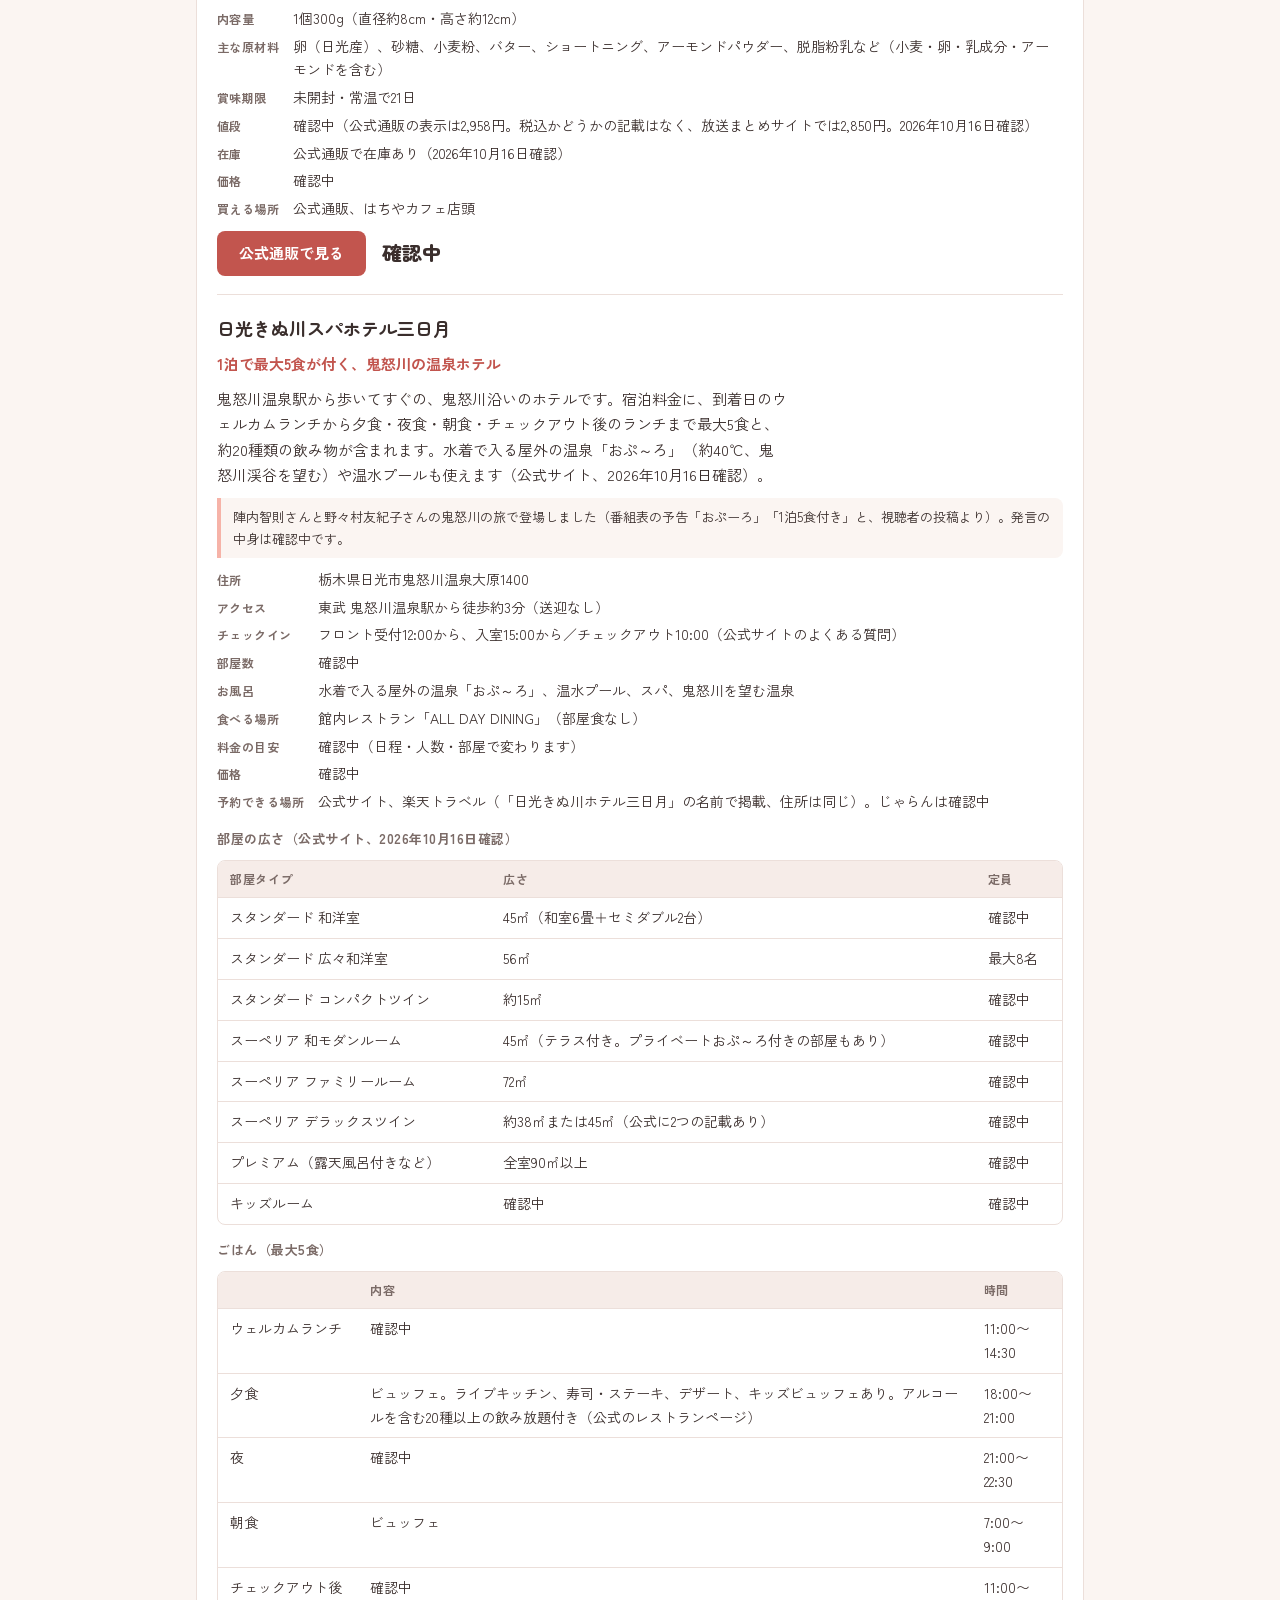
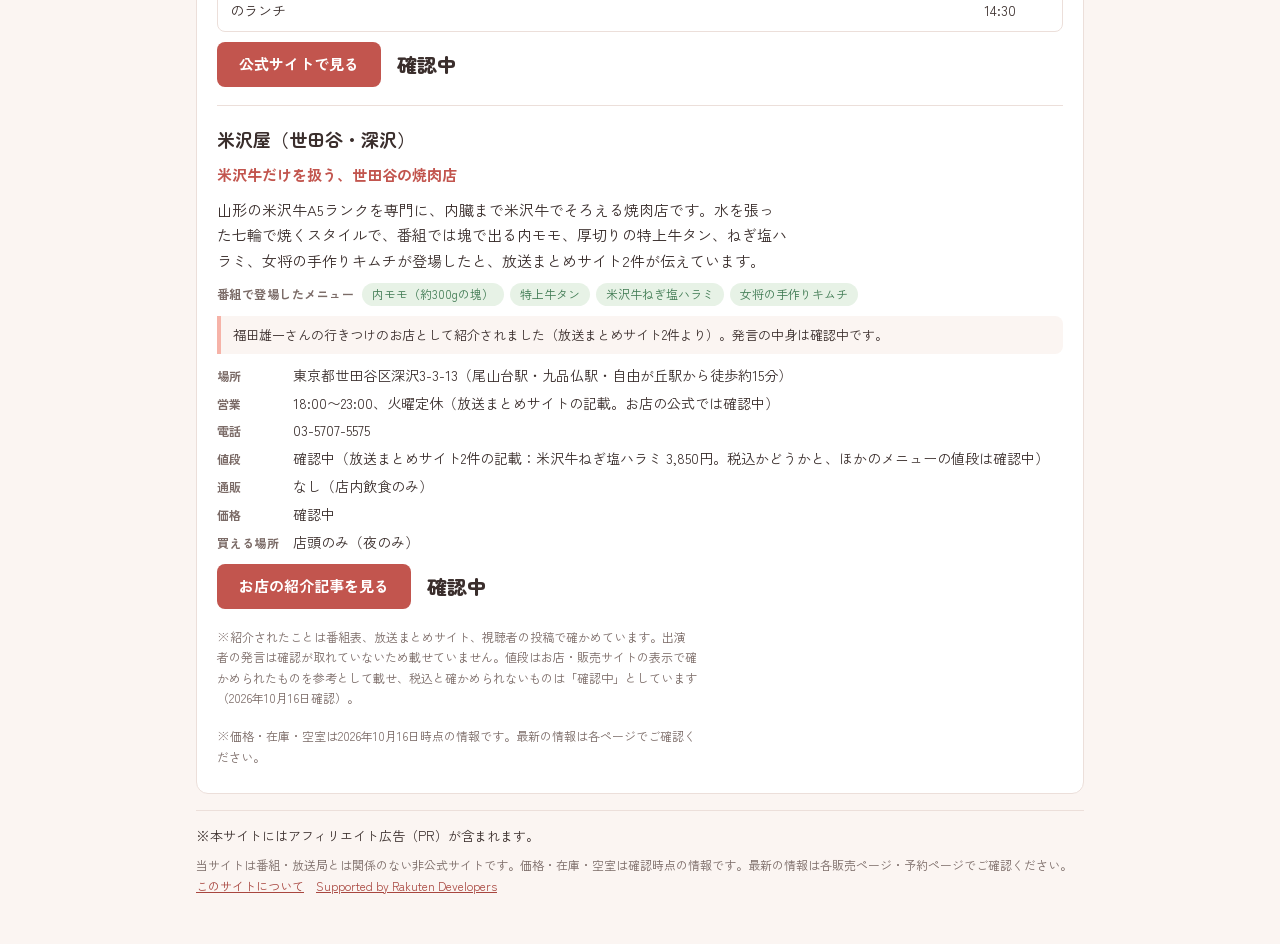
<file: site/20261016-kinugawa-mikazuki.html>
<!doctype html>
<html lang="ja">
<head>
<meta charset="utf-8">
<meta name="viewport" content="width=device-width,initial-scale=1">
<title>【ヒルナンデス】10月16日放送｜鬼怒川紅葉旅（ステーキよし乃・はちやカフェ・日光きぬ川スパホテル三日月）と有名人ファミリー探偵（米沢屋）まとめ｜ひるメモ</title>
<meta name="description" content="2026年10月16日（金）放送の「ヒルナンデス！」は、陣内智則さんと野々村友紀子さんが紅葉前の栃木・鬼怒川を旅する企画と、タイムマシーン3号が有名人の家族を調べる「有名人ファミリー探偵！」でした。">
<link rel="canonical" href="https://hirumemo.com/20261016-kinugawa-mikazuki.html">
<meta property="og:type" content="article">
<meta property="og:site_name" content="ひるメモ">
<meta property="og:locale" content="ja_JP">
<meta property="og:title" content="【ヒルナンデス】10月16日放送｜鬼怒川紅葉旅（ステーキよし乃・はちやカフェ・日光きぬ川スパホテル三日月）と有名人ファミリー探偵（米沢屋）まとめ｜ひるメモ">
<meta property="og:description" content="2026年10月16日（金）放送の「ヒルナンデス！」は、陣内智則さんと野々村友紀子さんが紅葉前の栃木・鬼怒川を旅する企画と、タイムマシーン3号が有名人の家族を調べる「有名人ファミリー探偵！」でした。">
<meta property="og:url" content="https://hirumemo.com/20261016-kinugawa-mikazuki.html">
<meta name="twitter:card" content="summary">
<meta name="twitter:title" content="【ヒルナンデス】10月16日放送｜鬼怒川紅葉旅（ステーキよし乃・はちやカフェ・日光きぬ川スパホテル三日月）と有名人ファミリー探偵（米沢屋）まとめ｜ひるメモ">
<meta name="twitter:description" content="2026年10月16日（金）放送の「ヒルナンデス！」は、陣内智則さんと野々村友紀子さんが紅葉前の栃木・鬼怒川を旅する企画と、タイムマシーン3号が有名人の家族を調べる「有名人ファミリー探偵！」でした。">
<meta property="article:published_time" content="2026-10-16">
<meta property="article:modified_time" content="2026-10-16">
<meta name="msvalidate.01" content="BED3DDA80BBB9FC04817B4096368D5E1">
<meta name="theme-color" content="#f6a700">
<link rel="icon" href="data:image/svg+xml,%3Csvg xmlns='http://www.w3.org/2000/svg' viewBox='0 0 64 64'%3E%3Ccircle cx='32' cy='32' r='28' fill='%23f6a700'/%3E%3Ctext x='32' y='43' font-size='30' text-anchor='middle' fill='%23fff' font-family='sans-serif' font-weight='900'%3E%E3%81%B2%3C/text%3E%3C/svg%3E">
<link rel="alternate" type="application/rss+xml" title="ひるメモ 新着" href="https://hirumemo.com/feed.xml">
<script async src="https://www.googletagmanager.com/gtag/js?id=G-KXTP512PVZ"></script><script>window.dataLayer=window.dataLayer||[];function gtag(){dataLayer.push(arguments);}gtag("js",new Date());gtag("config","G-KXTP512PVZ");document.addEventListener("click",function(ev){var a=ev.target.closest&&ev.target.closest("a[href*=\"rakuten.co.jp\"]");if(a)gtag("event","affiliate_click",{link_url:a.href,link_text:(a.textContent||"").trim().slice(0,80)});});</script>
<link rel="preconnect" href="https://fonts.googleapis.com">
<link rel="preconnect" href="https://fonts.gstatic.com" crossorigin>
<link rel="stylesheet" href="https://fonts.googleapis.com/css2?family=Zen+Maru+Gothic:wght@700;900&family=Zen+Kaku+Gothic+New:wght@400;500;700&display=swap">
<style>html{color-scheme:light}body{margin:0}img{max-width:100%}
/* Single light look by choice: the page keeps its cream-and-coral palette in dark mode too. */
/* Layout: sticky masthead with two views (さがす = filterable catalogue rows, 放送回まとめ = one article per broadcast); single centered column, rows stack on phones. */
:root{
  --bg:#FBF5F2; --surface:#FFFFFF; --ink:#3A2E2C; --muted:#7B6B67; --line:#ECDFDA;
  --accent:#F6B3A8; --accent-ink:#5A1E18; --link:#A8463F; --strong:#C2554E; --strong-ink:#FFFFFF;
  --ok:#3F7A52; --ok-bg:#E7F2E6; --warn:#84590A; --warn-bg:#FFF1D6; --chip:#F6ECE8;
  --display:"Zen Maru Gothic","Hiragino Maru Gothic ProN","Hiragino Sans","Yu Gothic",sans-serif;
  --body:"Zen Kaku Gothic New","Hiragino Sans","Yu Gothic","Meiryo",sans-serif;
}
*{box-sizing:border-box}
body{background:var(--bg);color:var(--ink);font-family:var(--body);font-size:15px;line-height:1.7}
a{color:var(--link)}
button,select,input{font:inherit;color:inherit}
:focus-visible{outline:3px solid var(--link);outline-offset:2px}

.mast{position:sticky;top:env(safe-area-inset-top,0px);z-index:5;background:var(--surface);border-bottom:1px solid var(--line)}
.mast-in{max-width:920px;margin:0 auto;padding-inline:16px;padding-block:10px 0;display:flex;flex-wrap:wrap;align-items:center;gap:6px 20px}
.brand{display:flex;align-items:center;gap:10px;min-width:0}
.sun{width:26px;height:26px;margin:5px;border-radius:50%;background:var(--accent);flex:none;box-shadow:0 0 0 4px var(--surface),0 0 0 5px var(--accent)}
h1,h2,.name{word-break:auto-phrase}
.brand b{font-family:var(--display);font-weight:900;font-size:22px;letter-spacing:.04em;line-height:1.2}
.brand span{color:var(--muted);font-size:12px}
.tabs{display:flex;gap:4px;margin-left:auto}
.tab{background:none;border:0;border-bottom:3px solid transparent;padding:8px 12px 9px;cursor:pointer;font-weight:700;color:var(--muted)}
.tab[aria-selected="true"]{color:var(--ink);border-bottom-color:var(--accent)}

.wrap{max-width:920px;margin:0 auto;padding-inline:16px;padding-block:16px 48px;display:flex;flex-direction:column;gap:16px}
.demo{background:var(--warn-bg);color:var(--warn);border-radius:8px;padding:10px 14px;font-size:13px;line-height:1.6}
.demo b{font-weight:700}
.pr{color:var(--muted);font-size:12px}

h1{font-family:var(--display);font-weight:900;font-size:clamp(20px,4.6vw,28px);line-height:1.4;margin:0;text-wrap:balance}
h2{font-family:var(--display);font-weight:700;font-size:18px;line-height:1.4;margin:0;text-wrap:balance}
.lead{margin:0;color:var(--muted);max-width:40em}

.tools{display:flex;flex-direction:column;gap:12px}
.search{width:100%;padding:11px 14px;border:1px solid var(--line);border-radius:10px;background:var(--surface)}
.frow{display:flex;flex-wrap:wrap;align-items:center;gap:8px}
.flabel{font-size:12px;color:var(--muted);font-weight:700;letter-spacing:.06em;flex:none;width:5.5em}
.chip{border:1px solid var(--line);background:var(--surface);border-radius:999px;padding:5px 13px;cursor:pointer;font-size:13px;line-height:1.5}
.chip[aria-pressed="true"]{background:var(--strong);color:var(--strong-ink);border-color:var(--strong);font-weight:700}
.bar{display:flex;flex-wrap:wrap;align-items:center;justify-content:space-between;gap:8px 16px;border-top:1px solid var(--line);padding-top:12px}
.count{font-weight:700}
.count small{font-weight:400;color:var(--muted);font-size:12px;margin-left:6px}
.sort{padding:6px 10px;border:1px solid var(--line);border-radius:8px;background:var(--surface)}

.list{list-style:none;margin:0;padding:0;background:var(--surface);border:1px solid var(--line);border-radius:12px;overflow:hidden}
.item{display:grid;grid-template-columns:72px minmax(0,1fr) auto;gap:10px 16px;padding:14px 16px;border-top:1px solid var(--line);align-items:center}
.item:first-child{border-top:0}
.thumb{width:72px;aspect-ratio:1;border-radius:10px;background:var(--chip);color:var(--link);display:grid;place-items:center;flex:none;align-self:start}
.thumb svg{width:56%;height:56%}
.block-head{display:flex;gap:12px;align-items:center}
.block-head h3{min-width:0}
.item-main{min-width:0;display:flex;flex-direction:column;gap:4px}
.name{font-weight:700;font-size:16px;line-height:1.5;overflow-wrap:anywhere}
.meta{display:flex;flex-wrap:wrap;gap:2px 12px;color:var(--muted);font-size:13px}
.badges{display:flex;flex-wrap:wrap;gap:6px;margin-top:2px}
.badge{font-size:12px;line-height:1.5;padding:1px 9px;border-radius:999px;background:var(--chip);color:var(--ink)}
.badge.ok{background:var(--ok-bg);color:var(--ok)}
.badge.wait{background:var(--warn-bg);color:var(--warn)}
.item-side{display:flex;flex-direction:column;align-items:flex-end;gap:8px}
.price{font-family:var(--display);font-weight:900;font-size:20px;font-variant-numeric:tabular-nums;line-height:1.2;white-space:nowrap}
.price small{font-family:var(--body);font-weight:400;font-size:11px;color:var(--muted);margin-left:4px}
.price.none{font-family:var(--body);font-weight:500;font-size:13px;color:var(--muted)}
.acts{display:flex;flex-wrap:wrap;gap:8px;justify-content:flex-end}
.btn{display:inline-block;background:var(--accent);color:var(--accent-ink);font-weight:700;font-size:13px;text-decoration:none;border:0;border-radius:8px;padding:7px 14px;cursor:pointer;line-height:1.5}
.btn.ghost{background:none;color:var(--link);border:1px solid var(--line)}
.btn.off{background:var(--chip);color:var(--muted);cursor:default}
.empty{background:var(--surface);border:1px dashed var(--line);border-radius:12px;padding:28px 16px;text-align:center;color:var(--muted);display:flex;flex-direction:column;gap:12px;align-items:center}

.pick{display:flex;flex-wrap:wrap;align-items:center;gap:8px}
.pick label{font-size:12px;color:var(--muted);font-weight:700;letter-spacing:.06em}
.pick select{padding:8px 10px;border:1px solid var(--line);border-radius:8px;background:var(--surface);max-width:100%}
.article{background:var(--surface);border:1px solid var(--line);border-radius:12px;padding:22px 20px 26px;display:flex;flex-direction:column;gap:18px}
.article p{margin:0;max-width:40em}
.tbl{overflow-x:auto;border:1px solid var(--line);border-radius:8px}
table{border-collapse:collapse;width:100%;min-width:460px;font-size:14px}
th,td{text-align:left;padding:8px 12px;border-top:1px solid var(--line);vertical-align:top}
thead th{border-top:0;background:var(--chip);font-size:12px;letter-spacing:.06em;color:var(--muted)}
td.num{font-variant-numeric:tabular-nums;white-space:nowrap}
.block{border-top:1px solid var(--line);padding-top:16px;display:flex;flex-direction:column;gap:8px}
.block h3{font-size:16px;font-weight:700;margin:0;line-height:1.5;overflow-wrap:anywhere}
.block ul{margin:0;padding-left:1.2em}
.todo{color:var(--muted);font-style:normal;background:var(--chip);border-radius:4px;padding:0 6px}
.sample{border:1px dashed var(--line);border-radius:8px;padding:12px 14px;font-size:13px;color:var(--muted);display:flex;flex-direction:column;gap:4px}
.sample b{color:var(--ink)}
.note{font-size:12px;color:var(--muted)}
footer{color:var(--muted);font-size:12px;border-top:1px solid var(--line);padding-top:14px}

@media (max-width:600px){
  .tabs{margin-left:0;width:100%}
  .tab{flex:1}
  .item{grid-template-columns:64px minmax(0,1fr)}
  .thumb{width:64px}
  .item-side{grid-column:1/-1;flex-direction:row;align-items:center;justify-content:space-between;flex-wrap:wrap}
  .flabel{width:100%}
  .article{padding:18px 14px 22px}
}
@media (prefers-reduced-motion:no-preference){ .chip,.btn,.tab{transition:background-color .12s,color .12s,border-color .12s} }

[hidden]{display:none!important}
.crumbs{font-size:12px;color:var(--muted)}
.crumbs a{color:var(--muted)}
.mast a.brand{color:inherit;text-decoration:none}
.navlinks{display:flex;gap:4px;margin-left:auto;flex-wrap:wrap}
.navlinks a{padding:8px 12px 9px;font-weight:700;color:var(--muted);text-decoration:none;border-bottom:3px solid transparent}
.navlinks a[aria-current="page"]{color:var(--ink);border-bottom-color:var(--accent)}
.blist{list-style:none;margin:0;padding:0;display:flex;flex-direction:column;gap:8px}
.blist a{display:block;background:var(--surface);border:1px solid var(--line);border-radius:10px;padding:12px 16px;text-decoration:none;color:var(--ink);font-weight:700}
.blist small{display:block;font-weight:400;color:var(--muted);font-size:12px}
.prose{background:var(--surface);border:1px solid var(--line);border-radius:12px;padding:22px 20px;display:flex;flex-direction:column;gap:14px}
.prose p,.prose ul{margin:0;max-width:40em}

/* catalogue: photo-first cards */
.cards{list-style:none;margin:0;padding:0;display:grid;grid-template-columns:repeat(auto-fill,minmax(200px,1fr));gap:14px}
.card{background:var(--surface);border:1px solid var(--line);border-radius:14px;overflow:hidden;display:flex;flex-direction:column;min-width:0}
.ph{display:block;aspect-ratio:1;background:#fff;border-bottom:1px solid var(--line);position:relative}
.ph img{width:100%;height:100%;object-fit:contain;display:block}
.ph.none{background:var(--chip);color:var(--link);display:grid;place-items:center;text-decoration:none;text-align:center;font-size:12px;line-height:1.6}
.ph.none svg{width:38%;height:auto;display:block;margin:0 auto 6px}
.kind{position:absolute;left:8px;top:8px;background:var(--strong);color:var(--strong-ink);font-size:11px;font-weight:700;border-radius:999px;padding:1px 10px;line-height:1.7}
.card-b{padding:12px 12px 14px;display:flex;flex-direction:column;gap:6px;flex:1;min-width:0}
.ep{font-size:11px;color:var(--muted);line-height:1.5}
.card .name{font-size:14px;line-height:1.5}
.card .name a{color:inherit;text-decoration:none}
.catch{font-size:13px;line-height:1.6;color:var(--ink);margin:0}
.card .price{font-size:19px;margin-top:auto;padding-top:4px;white-space:normal}
.cond{font-size:11px;color:var(--muted);line-height:1.5}
.card .btn{text-align:center;padding:9px 10px}
.more{font-size:12px;text-align:center}

/* article */
.epbox{background:var(--chip);border-radius:12px;padding:14px 16px;display:flex;flex-direction:column;gap:8px}
.epbox h2{font-size:15px}
dl.kv{margin:0;display:grid;grid-template-columns:auto minmax(0,1fr);gap:4px 14px;font-size:14px}
dl.kv dt{color:var(--muted);font-weight:700;font-size:12px;letter-spacing:.04em;padding-top:2px;white-space:nowrap}
dl.kv dd{margin:0;min-width:0;overflow-wrap:anywhere}
.block{display:grid;grid-template-columns:300px minmax(0,1fr);gap:18px;align-items:start;padding-top:20px}
.block .ph{border:1px solid var(--line);border-radius:14px;overflow:hidden}
.block-b{display:flex;flex-direction:column;gap:10px;min-width:0}
.block h3{font-family:var(--display);font-size:18px;line-height:1.5}
.block .catch{font-weight:700;font-size:15px;color:var(--strong)}
.block p{max-width:38em}
.eat{display:flex;flex-wrap:wrap;gap:6px;align-items:center}
.eat b{font-size:12px;color:var(--muted);letter-spacing:.04em;margin-right:2px}
.eat span{background:var(--ok-bg);color:var(--ok);border-radius:999px;padding:1px 10px;font-size:12px;line-height:1.7}
.said{border-left:4px solid var(--accent);background:var(--bg);border-radius:0 8px 8px 0;padding:8px 12px;font-size:13px}
.buyrow{display:flex;flex-wrap:wrap;align-items:center;gap:10px 16px}
.btn.big{font-size:15px;padding:11px 22px;background:var(--strong);color:var(--strong-ink)}
.sub{font-weight:700;font-size:13px;color:var(--muted);letter-spacing:.04em;margin-top:4px}
.article table{min-width:0}
.block td:first-child{min-width:4.6em}
.block.nophoto{grid-template-columns:1fr}
.block{scroll-margin-top:84px}
.ph.cover img{object-fit:cover}
.kakaku{border:1px solid var(--line);border-radius:12px;padding:12px 14px;display:flex;flex-direction:column;gap:8px;background:var(--bg)}
.kakaku h4{margin:0;font-size:13px;font-weight:700;letter-spacing:.04em;color:var(--muted)}
.kakaku ul{list-style:none;margin:0;padding:0;display:flex;flex-direction:column;gap:6px}
.kakaku li{display:grid;grid-template-columns:minmax(0,1fr) auto;gap:2px 10px;align-items:center;background:var(--surface);border:1px solid var(--line);border-radius:10px;padding:8px 10px}
.kakaku li .p{grid-column:1;grid-row:1}
.kakaku li .shopnm{grid-column:1;grid-row:2}
.kakaku li a{grid-column:2;grid-row:1/3}
.kakaku .p{font-family:var(--display);font-weight:900;font-size:17px;white-space:nowrap}
.kakaku .p small{font-family:var(--body);font-weight:400;font-size:11px;color:var(--muted);margin-left:4px}
.kakaku .shopnm{font-size:12px;line-height:1.5;min-width:0;overflow-wrap:anywhere}
.kakaku .tag{display:inline-block;white-space:nowrap;font-size:11px;font-weight:700;border-radius:999px;padding:0 8px;line-height:1.7;background:var(--ok-bg);color:var(--ok);margin-right:4px}
.kakaku .tag.off{background:var(--warn-bg);color:var(--warn)}
.kakaku .tag.tv{background:var(--chip);color:var(--ink)}
.kakaku li.gone{opacity:.6}
.kakaku p{font-size:13px}
.mark{font-size:11px;font-weight:700;border-radius:6px;padding:2px 8px;line-height:1.6;align-self:flex-start}
.mark.gone{background:var(--warn-bg);color:var(--warn)}
.mark.alt{background:var(--ok-bg);color:var(--ok);text-decoration:none}
.kotsu{margin:0;padding-left:1.2em;font-size:14px;display:flex;flex-direction:column;gap:4px}
.credit{position:absolute;left:0;bottom:0;background:rgba(0,0,0,.6);color:#fff;font-size:10px;line-height:1.6;padding:1px 7px;border-radius:0 6px 0 0}
.phs{display:flex;flex-direction:column;gap:10px;min-width:0}
.block .ph.land{aspect-ratio:16/9}
.prnote{margin:0 0 8px;font-size:13px;color:var(--ink)}
/* まとめ買いリスト */
.add{border:1px solid var(--strong);background:var(--surface);color:var(--strong);font-weight:700;font-size:12px;border-radius:8px;padding:7px 8px;cursor:pointer;line-height:1.5}
.add[aria-pressed="true"]{background:var(--ok-bg);border-color:var(--ok);color:var(--ok)}
.bulk{background:var(--warn-bg);border-radius:12px;padding:14px 16px;display:flex;flex-direction:column;gap:8px}
.bulk h2{font-size:15px}
.bulk p{margin:0;font-size:14px}
.cartbar{position:fixed;left:0;right:0;bottom:0;z-index:8;background:var(--ink);color:#fff;padding:10px 16px calc(10px + env(safe-area-inset-bottom,0px));display:flex;align-items:center;justify-content:center;gap:10px 16px;flex-wrap:wrap}
.cartbar b{font-family:var(--display);font-size:16px}
.cartbar .btn{background:var(--accent);color:var(--accent-ink)}
body.hascart{padding-bottom:76px}
.cartpanel{position:fixed;inset:0;z-index:9;background:rgba(58,46,44,.45);display:flex;align-items:flex-end;justify-content:center}
.cartsheet{background:var(--surface);width:100%;max-width:560px;max-height:86vh;overflow:auto;border-radius:16px 16px 0 0;padding:18px 16px calc(18px + env(safe-area-inset-bottom,0px));display:flex;flex-direction:column;gap:12px}
.carthead{display:flex;align-items:center;justify-content:space-between;gap:12px}
.cartsheet p{margin:0;font-size:13px}
.cartlist{list-style:none;margin:0;padding:0;display:flex;flex-direction:column}
.cartlist li{display:grid;grid-template-columns:64px minmax(0,1fr) auto;gap:10px;align-items:center;padding:10px 0;border-top:1px solid var(--line)}
.cartlist img{width:64px;height:64px;object-fit:contain;border:1px solid var(--line);border-radius:8px;background:#fff}
.cartlist .nm{font-size:13px;font-weight:700;line-height:1.5}
.cartlist .pr2{font-size:13px;color:var(--muted)}
.cartlist .ops{display:flex;flex-direction:column;gap:6px;align-items:stretch;text-align:center}
.cartlist .seen{font-size:11px;color:var(--ok)}
.x{background:none;border:0;color:var(--muted);font-size:12px;text-decoration:underline;cursor:pointer;padding:2px}
.carttotal{display:flex;justify-content:space-between;align-items:baseline;border-top:2px solid var(--ink);padding-top:10px;font-weight:700}
@media (max-width:720px){.block{grid-template-columns:1fr}.block .ph{max-width:340px;width:100%;margin:0 auto}}
@media (max-width:600px){
  .navlinks{margin-left:0;width:100%}.navlinks a{flex:1;text-align:center;white-space:nowrap;font-size:14px;padding-inline:4px}
  .cards{grid-template-columns:repeat(2,minmax(0,1fr));gap:10px}
  .card-b{padding:10px 10px 12px}
  .card .price{font-size:17px}
}
</style>
</head>
<body>
<header class="mast"><div class="mast-in">
<a class="brand" href="./"><div class="sun" aria-hidden="true"></div><div><b>ひるメモ</b><br><span>お昼のテレビで紹介されたもの、ぜんぶメモ。</span></div></a>
<nav class="navlinks" aria-label="メニュー"><a href="./">さがす</a><a href="./#kai" aria-current="page">放送回まとめ</a><a href="about.html">サイトについて</a></nav>
</div></header>
<div class="wrap">
<main style="display:flex;flex-direction:column;gap:16px">
<div class="crumbs"><a href="./">ひるメモ</a> ＞ 放送回まとめ</div>
<article class="article">
<h1>【ヒルナンデス】10月16日放送｜鬼怒川紅葉旅（ステーキよし乃・はちやカフェ・日光きぬ川スパホテル三日月）と有名人ファミリー探偵（米沢屋）まとめ</h1>
<div class="epbox"><h2>この放送回について</h2><dl class="kv"><dt>放送日</dt><dd>2026年10月16日（金）</dd><dt>番組</dt><dd>日本テレビ系「ヒルナンデス！」</dd><dt>企画</dt><dd>「夫婦円満の秘訣大調査！鬼怒川紅葉旅」／「有名人ファミリー探偵！」（番組表の表記による）</dd><dt>ロケ</dt><dd>鬼怒川紅葉旅：陣内智則さん、野々村友紀子さん（VTRゲスト）／有名人ファミリー探偵：タイムマシーン3号</dd><dt>スタジオ</dt><dd>南原清隆さん、伊藤遼さん（日本テレビアナウンサー）、久本雅美さん、陣内智則さん、西尾由佳理さん、タイムマシーン3号、王林さん、ゲスト 新川優愛さん</dd></dl></div>
<p>2026年10月16日（金）放送の「ヒルナンデス！」は、陣内智則さんと野々村友紀子さんが紅葉前の栃木・鬼怒川を旅する企画と、タイムマシーン3号が有名人の家族を調べる「有名人ファミリー探偵！」でした。足利マール牛のステーキ店、焼きたてバウムクーヘンのカフェ、1泊で最大5食が付くホテル、福田雄一さん行きつけの米沢牛の焼肉店など、紹介が確かめられた6件を値段と買える場所つきでまとめました。</p>
<p class="note">最終更新：2026年10月16日。価格は同日に販売ページ・予約ページで確認したものです。</p>
<h2>まだ確認できていないこと</h2><ul class="kotsu"><li>ステーキよし乃・はちやカフェ・米沢屋のメニューの正式な値段（下の値段は放送まとめサイトの記載で、税込かどうかも確認中です）</li><li>はちやバウム・ろっくバウムの税込価格と、お店での値段</li><li>日光きぬ川スパホテル三日月の料金、部屋数、番組で使った部屋とプラン</li><li>鬼怒川近くのロープウェイ（視聴者の投稿1件で触れられたのみで、名前と紹介の裏づけは確認中）</li><li>出演者の味や感想（どれも確認が取れていません）</li><li>見逃し配信の有無</li></ul>

<h2>紹介されたお店・商品・宿一覧</h2><div class="tbl"><table><thead><tr><th>名前</th><th>ひとことで言うと</th><th>価格（税込）</th></tr></thead><tbody><tr><td><a href="#i1">渓谷のレストラン ステーキよし乃（鬼怒川温泉）</a></td><td>栃木のブランド牛を焼く、渓谷沿いのステーキ店</td><td class="num">確認中</td></tr><tr><td><a href="#i2">はちやカフェ（バウムクーヘン工房はちや・鬼怒川温泉）</a></td><td>焼きたてを温かいまま出す、バウムクーヘンのカフェ</td><td class="num">確認中</td></tr><tr><td><a href="#i3">バウムクーヘン工房はちや「はちやバウム（S）」</a></td><td>日光の卵で焼いた、定番の丸いバウムクーヘン</td><td class="num">確認中</td></tr><tr><td><a href="#i4">バウムクーヘン工房はちや「ろっくバウム（S）」</a></td><td>外はカリッ、中はもっちりの、岩のようなバウムクーヘン</td><td class="num">確認中</td></tr><tr><td><a href="#i5">日光きぬ川スパホテル三日月</a></td><td>1泊で最大5食が付く、鬼怒川の温泉ホテル</td><td class="num">確認中</td></tr><tr><td><a href="#i6">米沢屋（世田谷・深沢）</a></td><td>米沢牛だけを扱う、世田谷の焼肉店</td><td class="num">確認中</td></tr></tbody></table></div>
<section class="block nophoto" id="i1">
<div class="block-b"><h3>渓谷のレストラン ステーキよし乃（鬼怒川温泉）</h3>
<p class="catch">栃木のブランド牛を焼く、渓谷沿いのステーキ店</p>
<p>栃木県のブランド牛「足利マール牛」を中心に、地元の食材を使うレストランです。番組では、リブロースとフィレのステーキ、和牛の握り、生パスタのペペロンチーノなどが登場したと、放送まとめサイト2件が伝えています。鬼怒川温泉駅から歩いて約15分です。</p>
<div class="eat"><b>番組で登場したメニュー</b><span>足利マール牛のリブロース</span><span>足利マール牛のフィレ</span><span>和牛握り（2貫）</span><span>生パスタのペペロンチーノ</span></div><div class="said">陣内智則さんと野々村友紀子さんが訪れました（放送まとめサイト2件より）。発言の中身は確認中です。</div>
<dl class="kv"><dt>場所</dt><dd>栃木県日光市鬼怒川温泉大原680-1（鬼怒川温泉駅から徒歩約15分）</dd><dt>営業</dt><dd>ランチ11:30〜14:30（L.O.14:00）、ディナー17:00〜20:30（L.O.19:30）、月・火定休（お店の公式ページ、2026年10月16日確認。とちぎ旅ネットでは時間の記載が異なり、祝日・シーズン中は営業とあります）</dd><dt>電話</dt><dd>0288-25-7762</dd><dt>値段</dt><dd>確認中（放送まとめサイト2件の記載：足利マール牛リブロース100g 7,500円、フィレ100g 8,250円、和牛握り2貫 2,200円、生パスタのペペロンチーノ 1,500円。税込かどうかは確認中）</dd><dt>通販</dt><dd>なし（店内飲食のみ）</dd><dt>価格</dt><dd>確認中</dd><dt>買える場所</dt><dd>店頭のみ</dd></dl>


<div class="buyrow"><a class="btn big" href="https://gj3h100.gorp.jp/" target="_blank" rel="noopener">お店のページを見る</a><span class="price">確認中<small></small></span></div></div></section><section class="block nophoto" id="i2">
<div class="block-b"><h3>はちやカフェ（バウムクーヘン工房はちや・鬼怒川温泉）</h3>
<p class="catch">焼きたてを温かいまま出す、バウムクーヘンのカフェ</p>
<p>「バウムクーヘン工房はちや」の隣にあるカフェです。店内で焼いたバウムクーヘンを温かいうちに出す「HOTバウムクーヘン」が名物で、番組では「賞味期限10分」のバウムクーヘンとして紹介されたと、放送まとめサイト2件と視聴者の投稿が伝えています。下のホテル三日月のすぐ近くです。</p>
<div class="eat"><b>番組で登場したメニュー</b><span>HOTバウムクーヘン 4種盛り（プレーン・ろっく・いちご・日光しょうゆ）</span><span>バウムソフト 日光しょうゆ</span><span>バウムソフト 和栗</span></div><div class="said">陣内智則さんと野々村友紀子さんが訪れました（放送まとめサイト2件より）。発言の中身は確認中です。</div>
<dl class="kv"><dt>場所</dt><dd>栃木県日光市鬼怒川温泉大原1396-43</dd><dt>営業</dt><dd>9:00〜16:45（お店の公式ページ、2026年10月16日確認）。定休日は確認中</dd><dt>電話</dt><dd>0288-77-1453</dd><dt>値段</dt><dd>確認中（放送まとめサイト2件の記載：HOTバウムクーヘン4種盛り 700円、バウムソフト日光しょうゆ 700円、バウムソフト和栗 800円。税込かどうかは確認中）</dd><dt>価格</dt><dd>確認中</dd><dt>買える場所</dt><dd>店頭のみ</dd></dl>


<div class="buyrow"><a class="btn big" href="https://hachiya-nikko.jp/hachiya_cafe/" target="_blank" rel="noopener">お店のページを見る</a><span class="price">確認中<small></small></span></div></div></section><section class="block nophoto" id="i3">
<div class="block-b"><h3>バウムクーヘン工房はちや「はちやバウム（S）」</h3>
<p class="catch">日光の卵で焼いた、定番の丸いバウムクーヘン</p>
<p>日光産の卵「日光御養卵」、カルピスバター、北関東産の小麦を使い、生地を一層ずつ重ねて焼いたバウムクーヘンです。直径約14cm・高さ約4cmの丸い形で、常温で日持ちするので、鬼怒川みやげにも向いています。</p>
<div class="eat"><b>おすすめの食べ方</b><span>そのまま常温で</span><span>コーヒーや紅茶と</span><span>薄く切り分けて家族で</span><span>鬼怒川みやげ・手みやげに</span></div>
<dl class="kv"><dt>内容量</dt><dd>1個250g（直径約14cm・高さ約4cm）</dd><dt>主な原材料</dt><dd>卵（日光産）、砂糖、ショートニング、バター、クリーム、小麦粉など（小麦・卵・乳成分を含む）</dd><dt>賞味期限</dt><dd>未開封・常温で14日</dd><dt>値段</dt><dd>確認中（公式通販の表示は1,728円。税込かどうかの記載はなく、放送まとめサイトでは1,620円。2026年10月16日確認）</dd><dt>在庫</dt><dd>公式通販で在庫あり（2026年10月16日確認）</dd><dt>価格</dt><dd>確認中</dd><dt>買える場所</dt><dd>公式通販、はちやカフェ店頭</dd></dl>


<div class="buyrow"><a class="btn big" href="https://www.baumkuchen-hachiya.com/view/item/000000000001" target="_blank" rel="noopener">公式通販で見る</a><span class="price">確認中<small></small></span></div></div></section><section class="block nophoto" id="i4">
<div class="block-b"><h3>バウムクーヘン工房はちや「ろっくバウム（S）」</h3>
<p class="catch">外はカリッ、中はもっちりの、岩のようなバウムクーヘン</p>
<p>鬼怒川渓谷の岩をイメージした、縦長の形のハードタイプのバウムクーヘンです。日光御養卵とカルピス発酵バターを使い、外側はカリッと、中はもっちりした食感とされています。</p>
<div class="eat"><b>おすすめの食べ方</b><span>そのまま外側の歯ざわりを楽しむ</span><span>軽く温めてバターの香りを立たせる</span><span>厚めに切ってコーヒーと</span><span>手みやげに</span></div>
<dl class="kv"><dt>内容量</dt><dd>1個300g（直径約8cm・高さ約12cm）</dd><dt>主な原材料</dt><dd>卵（日光産）、砂糖、小麦粉、バター、ショートニング、アーモンドパウダー、脱脂粉乳など（小麦・卵・乳成分・アーモンドを含む）</dd><dt>賞味期限</dt><dd>未開封・常温で21日</dd><dt>値段</dt><dd>確認中（公式通販の表示は2,958円。税込かどうかの記載はなく、放送まとめサイトでは2,850円。2026年10月16日確認）</dd><dt>在庫</dt><dd>公式通販で在庫あり（2026年10月16日確認）</dd><dt>価格</dt><dd>確認中</dd><dt>買える場所</dt><dd>公式通販、はちやカフェ店頭</dd></dl>


<div class="buyrow"><a class="btn big" href="https://www.baumkuchen-hachiya.com/view/item/000000000004" target="_blank" rel="noopener">公式通販で見る</a><span class="price">確認中<small></small></span></div></div></section><section class="block nophoto" id="i5">
<div class="block-b"><h3>日光きぬ川スパホテル三日月</h3>
<p class="catch">1泊で最大5食が付く、鬼怒川の温泉ホテル</p>
<p>鬼怒川温泉駅から歩いてすぐの、鬼怒川沿いのホテルです。宿泊料金に、到着日のウェルカムランチから夕食・夜食・朝食・チェックアウト後のランチまで最大5食と、約20種類の飲み物が含まれます。水着で入る屋外の温泉「おぷ～ろ」（約40℃、鬼怒川渓谷を望む）や温水プールも使えます（公式サイト、2026年10月16日確認）。</p>
<div class="said">陣内智則さんと野々村友紀子さんの鬼怒川の旅で登場しました（番組表の予告「おぷーろ」「1泊5食付き」と、視聴者の投稿より）。発言の中身は確認中です。</div>
<dl class="kv"><dt>住所</dt><dd>栃木県日光市鬼怒川温泉大原1400</dd><dt>アクセス</dt><dd>東武 鬼怒川温泉駅から徒歩約3分（送迎なし）</dd><dt>チェックイン</dt><dd>フロント受付12:00から、入室15:00から／チェックアウト10:00（公式サイトのよくある質問）</dd><dt>部屋数</dt><dd>確認中</dd><dt>お風呂</dt><dd>水着で入る屋外の温泉「おぷ～ろ」、温水プール、スパ、鬼怒川を望む温泉</dd><dt>食べる場所</dt><dd>館内レストラン「ALL DAY DINING」（部屋食なし）</dd><dt>料金の目安</dt><dd>確認中（日程・人数・部屋で変わります）</dd><dt>価格</dt><dd>確認中</dd><dt>予約できる場所</dt><dd>公式サイト、楽天トラベル（「日光きぬ川ホテル三日月」の名前で掲載、住所は同じ）。じゃらんは確認中</dd></dl>
<div class="sub">部屋の広さ（公式サイト、2026年10月16日確認）</div><div class="tbl"><table><thead><tr><th>部屋タイプ</th><th>広さ</th><th>定員</th></tr></thead><tbody><tr><td>スタンダード 和洋室</td><td>45㎡（和室6畳＋セミダブル2台）</td><td>確認中</td></tr><tr><td>スタンダード 広々和洋室</td><td>56㎡</td><td>最大8名</td></tr><tr><td>スタンダード コンパクトツイン</td><td>約15㎡</td><td>確認中</td></tr><tr><td>スーペリア 和モダンルーム</td><td>45㎡（テラス付き。プライベートおぷ～ろ付きの部屋もあり）</td><td>確認中</td></tr><tr><td>スーペリア ファミリールーム</td><td>72㎡</td><td>確認中</td></tr><tr><td>スーペリア デラックスツイン</td><td>約38㎡または45㎡（公式に2つの記載あり）</td><td>確認中</td></tr><tr><td>プレミアム（露天風呂付きなど）</td><td>全室90㎡以上</td><td>確認中</td></tr><tr><td>キッズルーム</td><td>確認中</td><td>確認中</td></tr></tbody></table></div><div class="sub">ごはん（最大5食）</div><div class="tbl"><table><thead><tr><th></th><th>内容</th><th>時間</th></tr></thead><tbody><tr><td>ウェルカムランチ</td><td>確認中</td><td>11:00〜14:30</td></tr><tr><td>夕食</td><td>ビュッフェ。ライブキッチン、寿司・ステーキ、デザート、キッズビュッフェあり。アルコールを含む20種以上の飲み放題付き（公式のレストランページ）</td><td>18:00〜21:00</td></tr><tr><td>夜</td><td>確認中</td><td>21:00〜22:30</td></tr><tr><td>朝食</td><td>ビュッフェ</td><td>7:00〜9:00</td></tr><tr><td>チェックアウト後のランチ</td><td>確認中</td><td>11:00〜14:30</td></tr></tbody></table></div>

<div class="buyrow"><a class="btn big" href="https://www.mikazuki.co.jp/kinugawa/" target="_blank" rel="noopener">公式サイトで見る</a><span class="price">確認中<small></small></span></div></div></section><section class="block nophoto" id="i6">
<div class="block-b"><h3>米沢屋（世田谷・深沢）</h3>
<p class="catch">米沢牛だけを扱う、世田谷の焼肉店</p>
<p>山形の米沢牛A5ランクを専門に、内臓まで米沢牛でそろえる焼肉店です。水を張った七輪で焼くスタイルで、番組では塊で出る内モモ、厚切りの特上牛タン、ねぎ塩ハラミ、女将の手作りキムチが登場したと、放送まとめサイト2件が伝えています。</p>
<div class="eat"><b>番組で登場したメニュー</b><span>内モモ（約300gの塊）</span><span>特上牛タン</span><span>米沢牛ねぎ塩ハラミ</span><span>女将の手作りキムチ</span></div><div class="said">福田雄一さんの行きつけのお店として紹介されました（放送まとめサイト2件より）。発言の中身は確認中です。</div>
<dl class="kv"><dt>場所</dt><dd>東京都世田谷区深沢3-3-13（尾山台駅・九品仏駅・自由が丘駅から徒歩約15分）</dd><dt>営業</dt><dd>18:00〜23:00、火曜定休（放送まとめサイトの記載。お店の公式では確認中）</dd><dt>電話</dt><dd>03-5707-5575</dd><dt>値段</dt><dd>確認中（放送まとめサイト2件の記載：米沢牛ねぎ塩ハラミ 3,850円。税込かどうかと、ほかのメニューの値段は確認中）</dd><dt>通販</dt><dd>なし（店内飲食のみ）</dd><dt>価格</dt><dd>確認中</dd><dt>買える場所</dt><dd>店頭のみ（夜のみ）</dd></dl>


<div class="buyrow"><a class="btn big" href="https://tabilist.net/262269/" target="_blank" rel="noopener">お店の紹介記事を見る</a><span class="price">確認中<small></small></span></div></div></section>
<p class="note">※紹介されたことは番組表、放送まとめサイト、視聴者の投稿で確かめています。出演者の発言は確認が取れていないため載せていません。値段はお店・販売サイトの表示で確かめられたものを参考として載せ、税込と確かめられないものは「確認中」としています（2026年10月16日確認）。</p>
<p class="note">※価格・在庫・空室は2026年10月16日時点の情報です。最新の情報は各ページでご確認ください。</p>
</article></main><script type="application/ld+json">{"@context": "https://schema.org", "@graph": [{"@type": "Article", "headline": "【ヒルナンデス】10月16日放送｜鬼怒川紅葉旅（ステーキよし乃・はちやカフェ・日光きぬ川スパホテル三日月）と有名人ファミリー探偵（米沢屋）まとめ", "datePublished": "2026-10-16", "dateModified": "2026-10-16", "inLanguage": "ja", "mainEntityOfPage": "https://hirumemo.com/20261016-kinugawa-mikazuki.html", "author": {"@type": "Organization", "name": "ひるメモ", "url": "https://hirumemo.com/"}, "publisher": {"@type": "Organization", "name": "ひるメモ", "url": "https://hirumemo.com/"}}, {"@type": "BreadcrumbList", "itemListElement": [{"@type": "ListItem", "position": 1, "name": "ひるメモ", "item": "https://hirumemo.com/"}, {"@type": "ListItem", "position": 2, "name": "【ヒルナンデス】10月16日放送｜鬼怒川紅葉旅（ステーキよし乃・はちやカフェ・日光きぬ川スパホテル三日月）と有名人ファミ", "item": "https://hirumemo.com/20261016-kinugawa-mikazuki.html"}]}, {"@type": "ItemList", "name": "紹介されたお店・商品・宿一覧", "itemListElement": [{"@type": "ListItem", "position": 1, "name": "渓谷のレストラン ステーキよし乃（鬼怒川温泉）", "url": "https://hirumemo.com/20261016-kinugawa-mikazuki.html#i1"}, {"@type": "ListItem", "position": 2, "name": "はちやカフェ（バウムクーヘン工房はちや・鬼怒川温泉）", "url": "https://hirumemo.com/20261016-kinugawa-mikazuki.html#i2"}, {"@type": "ListItem", "position": 3, "name": "バウムクーヘン工房はちや「はちやバウム（S）」", "url": "https://hirumemo.com/20261016-kinugawa-mikazuki.html#i3"}, {"@type": "ListItem", "position": 4, "name": "バウムクーヘン工房はちや「ろっくバウム（S）」", "url": "https://hirumemo.com/20261016-kinugawa-mikazuki.html#i4"}, {"@type": "ListItem", "position": 5, "name": "日光きぬ川スパホテル三日月", "url": "https://hirumemo.com/20261016-kinugawa-mikazuki.html#i5"}, {"@type": "ListItem", "position": 6, "name": "米沢屋（世田谷・深沢）", "url": "https://hirumemo.com/20261016-kinugawa-mikazuki.html#i6"}]}]}</script>
<footer><p class="prnote">※本サイトにはアフィリエイト広告（PR）が含まれます。</p>当サイトは番組・放送局とは関係のない非公式サイトです。価格・在庫・空室は確認時点の情報です。最新の情報は各販売ページ・予約ページでご確認ください。<br><a href="about.html">このサイトについて</a>　<a href="https://developers.rakuten.com/" target="_blank" rel="noopener">Supported by Rakuten Developers</a></footer>
</div>
<script>
(function(){
  var SHOPS={"AKOMEYA TOKYO": {"label": "AKOMEYA TOKYO 楽天市場店", "url": "https://hb.afl.rakuten.co.jp/hgc/584a3b37.2a4108aa.584a3b38.a1b9d8be/?pc=https%3A%2F%2Fwww.rakuten.co.jp%2Fakomeyatokyo%2Fcontents%2Fmedia%2F20250919%2F&link_type=text&ut=eyJwYWdlIjoidXJsIiwidHlwZSI6InRleHQiLCJjb2wiOjF9", "ship": "送料の目安：宅配便 710円（北海道 1,420円・沖縄 2,130円）、メール便対応の商品は 250円。2026年10月8日確認。"}}, KEY='hirumemo-list', L=[], seen={};
  try{ L=JSON.parse(localStorage.getItem(KEY)||'[]')||[]; }catch(e){ L=[]; }
  function save(){ try{ localStorage.setItem(KEY,JSON.stringify(L)); }catch(e){} }
  function yen(n){ return Number(n).toLocaleString('ja-JP')+'円'; }
  function has(id){ return L.some(function(x){return x.id===id}); }
  function esc(s){ var d=document.createElement('div'); d.textContent=s; return d.innerHTML; }
  var bar=document.createElement('div'); bar.className='cartbar'; bar.hidden=true;
  var panel=document.createElement('div'); panel.className='cartpanel'; panel.hidden=true;
  document.body.appendChild(bar); document.body.appendChild(panel);
  function draw(){
    Array.prototype.forEach.call(document.querySelectorAll('.add'),function(b){
      var on=has(b.dataset.id); b.setAttribute('aria-pressed',String(on)); b.textContent=on?'✓ リストに入れました':'＋ まとめ買いリストへ';
    });
    var total=L.reduce(function(a,x){return a+Number(x.price)},0);
    bar.hidden=L.length===0; document.body.classList.toggle('hascart',L.length>0);
    bar.innerHTML='<span>まとめ買いリスト <b>'+L.length+'品</b>　合計 <b>'+yen(total)+'</b><small>（税込・送料別）</small></span><button class="btn" type="button" data-act="open">リストを見て買う</button>';
    if(L.length===0){ panel.hidden=true; return; }
    var shops={}; L.forEach(function(x){ (shops[x.shop]=shops[x.shop]||[]).push(x); });
    var h='<div class="cartsheet" role="dialog" aria-label="まとめ買いリスト"><div class="carthead"><h2>まとめ買いリスト</h2><button class="btn ghost" type="button" data-act="close">とじる</button></div>';
    Object.keys(shops).forEach(function(k){
      var s=SHOPS[k]||{label:k};
      h+='<p><b>'+esc(s.label)+'</b>の商品です。上から順に「楽天市場で見る」を押して買い物かごに入れていくと、1回の注文にまとめられます。</p>'+(s.ship?'<p class="note">'+esc(s.ship)+'</p>':'')+'<ul class="cartlist">';
      shops[k].forEach(function(x){
        h+='<li><img src="'+esc(x.img)+'" alt="" width="64" height="64" loading="lazy"><div><div class="nm">'+esc(x.name)+'</div><div class="pr2">'+yen(x.price)+'（税込）</div></div><div class="ops"><a class="btn" href="'+esc(x.url)+'" target="_blank" rel="nofollow sponsored noopener" data-seen="'+esc(x.id)+'">楽天市場で見る</a>'+(seen[x.id]?'<span class="seen">✓ 開きました</span>':'')+'<button class="x" type="button" data-rm="'+esc(x.id)+'">リストから外す</button></div></li>';
      });
      h+='</ul>'+(s.url?'<div><a class="btn ghost" href="'+esc(s.url)+'" target="_blank" rel="nofollow sponsored noopener">お店の紹介商品ページでまとめて選ぶ</a></div>':'');
    });
    h+='<div class="carttotal"><span>合計（'+L.length+'品）</span><span>'+yen(total)+'<small>（税込・送料別）</small></span></div><p class="note">価格は確認時点のものです。最新の価格と送料は楽天市場の注文画面でご確認ください。</p></div>';
    panel.innerHTML=h;
  }
  document.addEventListener('click',function(ev){
    var t=ev.target, b=t.closest('.add');
    if(b){ var id=b.dataset.id; if(has(id)) L=L.filter(function(x){return x.id!==id}); else L.push({id:id,shop:b.dataset.shop,name:b.dataset.name,price:Number(b.dataset.price),url:b.dataset.url,img:b.dataset.img}); save(); draw(); return; }
    if(t.closest('[data-act="open"]')){ panel.hidden=false; return; }
    if(t.closest('[data-act="close"]')||t===panel){ panel.hidden=true; return; }
    var r=t.closest('[data-rm]'); if(r){ L=L.filter(function(x){return x.id!==r.dataset.rm}); save(); draw(); return; }
    var s=t.closest('[data-seen]'); if(s){ seen[s.dataset.seen]=1; setTimeout(draw,300); }
  });
  document.addEventListener('keydown',function(ev){ if(ev.key==='Escape') panel.hidden=true; });
  draw();
})();
</script>
</body>
</html>
</file>
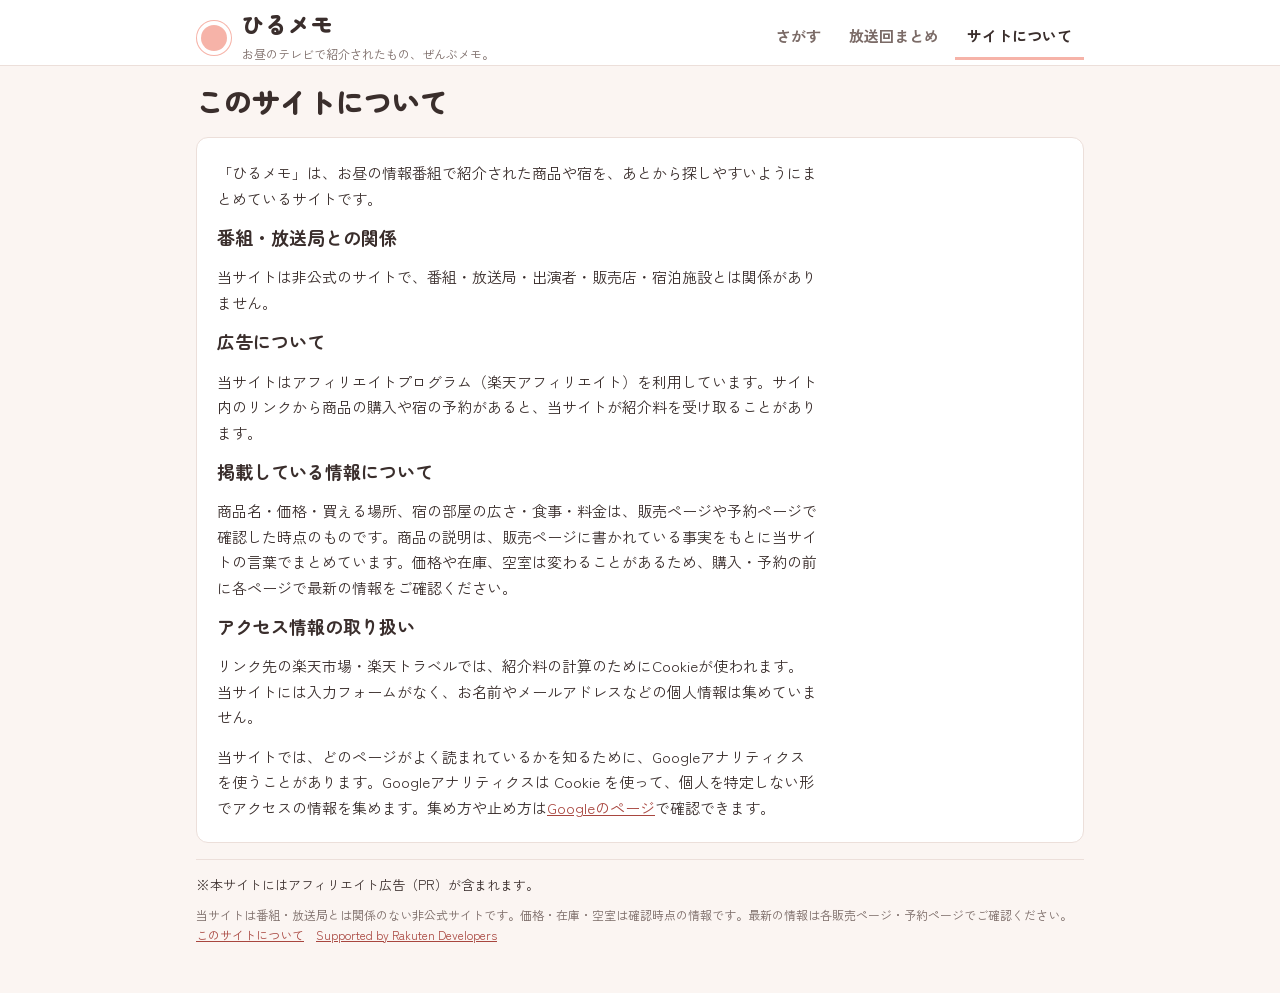
<file: site/about.html>
<!doctype html>
<html lang="ja">
<head>
<meta charset="utf-8">
<meta name="viewport" content="width=device-width,initial-scale=1">
<title>このサイトについて｜ひるメモ</title>
<meta name="description" content="ひるメモの運営方針、広告（アフィリエイト）の利用、掲載情報の扱いについて。">
<link rel="canonical" href="https://hirumemo.com/about.html">
<meta property="og:type" content="website">
<meta property="og:site_name" content="ひるメモ">
<meta property="og:locale" content="ja_JP">
<meta property="og:title" content="このサイトについて｜ひるメモ">
<meta property="og:description" content="ひるメモの運営方針、広告（アフィリエイト）の利用、掲載情報の扱いについて。">
<meta property="og:url" content="https://hirumemo.com/about.html">
<meta name="twitter:card" content="summary">
<meta name="twitter:title" content="このサイトについて｜ひるメモ">
<meta name="twitter:description" content="ひるメモの運営方針、広告（アフィリエイト）の利用、掲載情報の扱いについて。">
<meta name="msvalidate.01" content="BED3DDA80BBB9FC04817B4096368D5E1">
<meta name="theme-color" content="#f6a700">
<link rel="icon" href="data:image/svg+xml,%3Csvg xmlns='http://www.w3.org/2000/svg' viewBox='0 0 64 64'%3E%3Ccircle cx='32' cy='32' r='28' fill='%23f6a700'/%3E%3Ctext x='32' y='43' font-size='30' text-anchor='middle' fill='%23fff' font-family='sans-serif' font-weight='900'%3E%E3%81%B2%3C/text%3E%3C/svg%3E">
<link rel="alternate" type="application/rss+xml" title="ひるメモ 新着" href="https://hirumemo.com/feed.xml">
<script async src="https://www.googletagmanager.com/gtag/js?id=G-KXTP512PVZ"></script><script>window.dataLayer=window.dataLayer||[];function gtag(){dataLayer.push(arguments);}gtag("js",new Date());gtag("config","G-KXTP512PVZ");document.addEventListener("click",function(ev){var a=ev.target.closest&&ev.target.closest("a[href*=\"rakuten.co.jp\"]");if(a)gtag("event","affiliate_click",{link_url:a.href,link_text:(a.textContent||"").trim().slice(0,80)});});</script>
<link rel="preconnect" href="https://fonts.googleapis.com">
<link rel="preconnect" href="https://fonts.gstatic.com" crossorigin>
<link rel="stylesheet" href="https://fonts.googleapis.com/css2?family=Zen+Maru+Gothic:wght@700;900&family=Zen+Kaku+Gothic+New:wght@400;500;700&display=swap">
<style>html{color-scheme:light}body{margin:0}img{max-width:100%}
/* Single light look by choice: the page keeps its cream-and-coral palette in dark mode too. */
/* Layout: sticky masthead with two views (さがす = filterable catalogue rows, 放送回まとめ = one article per broadcast); single centered column, rows stack on phones. */
:root{
  --bg:#FBF5F2; --surface:#FFFFFF; --ink:#3A2E2C; --muted:#7B6B67; --line:#ECDFDA;
  --accent:#F6B3A8; --accent-ink:#5A1E18; --link:#A8463F; --strong:#C2554E; --strong-ink:#FFFFFF;
  --ok:#3F7A52; --ok-bg:#E7F2E6; --warn:#84590A; --warn-bg:#FFF1D6; --chip:#F6ECE8;
  --display:"Zen Maru Gothic","Hiragino Maru Gothic ProN","Hiragino Sans","Yu Gothic",sans-serif;
  --body:"Zen Kaku Gothic New","Hiragino Sans","Yu Gothic","Meiryo",sans-serif;
}
*{box-sizing:border-box}
body{background:var(--bg);color:var(--ink);font-family:var(--body);font-size:15px;line-height:1.7}
a{color:var(--link)}
button,select,input{font:inherit;color:inherit}
:focus-visible{outline:3px solid var(--link);outline-offset:2px}

.mast{position:sticky;top:env(safe-area-inset-top,0px);z-index:5;background:var(--surface);border-bottom:1px solid var(--line)}
.mast-in{max-width:920px;margin:0 auto;padding-inline:16px;padding-block:10px 0;display:flex;flex-wrap:wrap;align-items:center;gap:6px 20px}
.brand{display:flex;align-items:center;gap:10px;min-width:0}
.sun{width:26px;height:26px;margin:5px;border-radius:50%;background:var(--accent);flex:none;box-shadow:0 0 0 4px var(--surface),0 0 0 5px var(--accent)}
h1,h2,.name{word-break:auto-phrase}
.brand b{font-family:var(--display);font-weight:900;font-size:22px;letter-spacing:.04em;line-height:1.2}
.brand span{color:var(--muted);font-size:12px}
.tabs{display:flex;gap:4px;margin-left:auto}
.tab{background:none;border:0;border-bottom:3px solid transparent;padding:8px 12px 9px;cursor:pointer;font-weight:700;color:var(--muted)}
.tab[aria-selected="true"]{color:var(--ink);border-bottom-color:var(--accent)}

.wrap{max-width:920px;margin:0 auto;padding-inline:16px;padding-block:16px 48px;display:flex;flex-direction:column;gap:16px}
.demo{background:var(--warn-bg);color:var(--warn);border-radius:8px;padding:10px 14px;font-size:13px;line-height:1.6}
.demo b{font-weight:700}
.pr{color:var(--muted);font-size:12px}

h1{font-family:var(--display);font-weight:900;font-size:clamp(20px,4.6vw,28px);line-height:1.4;margin:0;text-wrap:balance}
h2{font-family:var(--display);font-weight:700;font-size:18px;line-height:1.4;margin:0;text-wrap:balance}
.lead{margin:0;color:var(--muted);max-width:40em}

.tools{display:flex;flex-direction:column;gap:12px}
.search{width:100%;padding:11px 14px;border:1px solid var(--line);border-radius:10px;background:var(--surface)}
.frow{display:flex;flex-wrap:wrap;align-items:center;gap:8px}
.flabel{font-size:12px;color:var(--muted);font-weight:700;letter-spacing:.06em;flex:none;width:5.5em}
.chip{border:1px solid var(--line);background:var(--surface);border-radius:999px;padding:5px 13px;cursor:pointer;font-size:13px;line-height:1.5}
.chip[aria-pressed="true"]{background:var(--strong);color:var(--strong-ink);border-color:var(--strong);font-weight:700}
.bar{display:flex;flex-wrap:wrap;align-items:center;justify-content:space-between;gap:8px 16px;border-top:1px solid var(--line);padding-top:12px}
.count{font-weight:700}
.count small{font-weight:400;color:var(--muted);font-size:12px;margin-left:6px}
.sort{padding:6px 10px;border:1px solid var(--line);border-radius:8px;background:var(--surface)}

.list{list-style:none;margin:0;padding:0;background:var(--surface);border:1px solid var(--line);border-radius:12px;overflow:hidden}
.item{display:grid;grid-template-columns:72px minmax(0,1fr) auto;gap:10px 16px;padding:14px 16px;border-top:1px solid var(--line);align-items:center}
.item:first-child{border-top:0}
.thumb{width:72px;aspect-ratio:1;border-radius:10px;background:var(--chip);color:var(--link);display:grid;place-items:center;flex:none;align-self:start}
.thumb svg{width:56%;height:56%}
.block-head{display:flex;gap:12px;align-items:center}
.block-head h3{min-width:0}
.item-main{min-width:0;display:flex;flex-direction:column;gap:4px}
.name{font-weight:700;font-size:16px;line-height:1.5;overflow-wrap:anywhere}
.meta{display:flex;flex-wrap:wrap;gap:2px 12px;color:var(--muted);font-size:13px}
.badges{display:flex;flex-wrap:wrap;gap:6px;margin-top:2px}
.badge{font-size:12px;line-height:1.5;padding:1px 9px;border-radius:999px;background:var(--chip);color:var(--ink)}
.badge.ok{background:var(--ok-bg);color:var(--ok)}
.badge.wait{background:var(--warn-bg);color:var(--warn)}
.item-side{display:flex;flex-direction:column;align-items:flex-end;gap:8px}
.price{font-family:var(--display);font-weight:900;font-size:20px;font-variant-numeric:tabular-nums;line-height:1.2;white-space:nowrap}
.price small{font-family:var(--body);font-weight:400;font-size:11px;color:var(--muted);margin-left:4px}
.price.none{font-family:var(--body);font-weight:500;font-size:13px;color:var(--muted)}
.acts{display:flex;flex-wrap:wrap;gap:8px;justify-content:flex-end}
.btn{display:inline-block;background:var(--accent);color:var(--accent-ink);font-weight:700;font-size:13px;text-decoration:none;border:0;border-radius:8px;padding:7px 14px;cursor:pointer;line-height:1.5}
.btn.ghost{background:none;color:var(--link);border:1px solid var(--line)}
.btn.off{background:var(--chip);color:var(--muted);cursor:default}
.empty{background:var(--surface);border:1px dashed var(--line);border-radius:12px;padding:28px 16px;text-align:center;color:var(--muted);display:flex;flex-direction:column;gap:12px;align-items:center}

.pick{display:flex;flex-wrap:wrap;align-items:center;gap:8px}
.pick label{font-size:12px;color:var(--muted);font-weight:700;letter-spacing:.06em}
.pick select{padding:8px 10px;border:1px solid var(--line);border-radius:8px;background:var(--surface);max-width:100%}
.article{background:var(--surface);border:1px solid var(--line);border-radius:12px;padding:22px 20px 26px;display:flex;flex-direction:column;gap:18px}
.article p{margin:0;max-width:40em}
.tbl{overflow-x:auto;border:1px solid var(--line);border-radius:8px}
table{border-collapse:collapse;width:100%;min-width:460px;font-size:14px}
th,td{text-align:left;padding:8px 12px;border-top:1px solid var(--line);vertical-align:top}
thead th{border-top:0;background:var(--chip);font-size:12px;letter-spacing:.06em;color:var(--muted)}
td.num{font-variant-numeric:tabular-nums;white-space:nowrap}
.block{border-top:1px solid var(--line);padding-top:16px;display:flex;flex-direction:column;gap:8px}
.block h3{font-size:16px;font-weight:700;margin:0;line-height:1.5;overflow-wrap:anywhere}
.block ul{margin:0;padding-left:1.2em}
.todo{color:var(--muted);font-style:normal;background:var(--chip);border-radius:4px;padding:0 6px}
.sample{border:1px dashed var(--line);border-radius:8px;padding:12px 14px;font-size:13px;color:var(--muted);display:flex;flex-direction:column;gap:4px}
.sample b{color:var(--ink)}
.note{font-size:12px;color:var(--muted)}
footer{color:var(--muted);font-size:12px;border-top:1px solid var(--line);padding-top:14px}

@media (max-width:600px){
  .tabs{margin-left:0;width:100%}
  .tab{flex:1}
  .item{grid-template-columns:64px minmax(0,1fr)}
  .thumb{width:64px}
  .item-side{grid-column:1/-1;flex-direction:row;align-items:center;justify-content:space-between;flex-wrap:wrap}
  .flabel{width:100%}
  .article{padding:18px 14px 22px}
}
@media (prefers-reduced-motion:no-preference){ .chip,.btn,.tab{transition:background-color .12s,color .12s,border-color .12s} }

[hidden]{display:none!important}
.crumbs{font-size:12px;color:var(--muted)}
.crumbs a{color:var(--muted)}
.mast a.brand{color:inherit;text-decoration:none}
.navlinks{display:flex;gap:4px;margin-left:auto;flex-wrap:wrap}
.navlinks a{padding:8px 12px 9px;font-weight:700;color:var(--muted);text-decoration:none;border-bottom:3px solid transparent}
.navlinks a[aria-current="page"]{color:var(--ink);border-bottom-color:var(--accent)}
.blist{list-style:none;margin:0;padding:0;display:flex;flex-direction:column;gap:8px}
.blist a{display:block;background:var(--surface);border:1px solid var(--line);border-radius:10px;padding:12px 16px;text-decoration:none;color:var(--ink);font-weight:700}
.blist small{display:block;font-weight:400;color:var(--muted);font-size:12px}
.prose{background:var(--surface);border:1px solid var(--line);border-radius:12px;padding:22px 20px;display:flex;flex-direction:column;gap:14px}
.prose p,.prose ul{margin:0;max-width:40em}

/* catalogue: photo-first cards */
.cards{list-style:none;margin:0;padding:0;display:grid;grid-template-columns:repeat(auto-fill,minmax(200px,1fr));gap:14px}
.card{background:var(--surface);border:1px solid var(--line);border-radius:14px;overflow:hidden;display:flex;flex-direction:column;min-width:0}
.ph{display:block;aspect-ratio:1;background:#fff;border-bottom:1px solid var(--line);position:relative}
.ph img{width:100%;height:100%;object-fit:contain;display:block}
.ph.none{background:var(--chip);color:var(--link);display:grid;place-items:center;text-decoration:none;text-align:center;font-size:12px;line-height:1.6}
.ph.none svg{width:38%;height:auto;display:block;margin:0 auto 6px}
.kind{position:absolute;left:8px;top:8px;background:var(--strong);color:var(--strong-ink);font-size:11px;font-weight:700;border-radius:999px;padding:1px 10px;line-height:1.7}
.card-b{padding:12px 12px 14px;display:flex;flex-direction:column;gap:6px;flex:1;min-width:0}
.ep{font-size:11px;color:var(--muted);line-height:1.5}
.card .name{font-size:14px;line-height:1.5}
.card .name a{color:inherit;text-decoration:none}
.catch{font-size:13px;line-height:1.6;color:var(--ink);margin:0}
.card .price{font-size:19px;margin-top:auto;padding-top:4px;white-space:normal}
.cond{font-size:11px;color:var(--muted);line-height:1.5}
.card .btn{text-align:center;padding:9px 10px}
.more{font-size:12px;text-align:center}

/* article */
.epbox{background:var(--chip);border-radius:12px;padding:14px 16px;display:flex;flex-direction:column;gap:8px}
.epbox h2{font-size:15px}
dl.kv{margin:0;display:grid;grid-template-columns:auto minmax(0,1fr);gap:4px 14px;font-size:14px}
dl.kv dt{color:var(--muted);font-weight:700;font-size:12px;letter-spacing:.04em;padding-top:2px;white-space:nowrap}
dl.kv dd{margin:0;min-width:0;overflow-wrap:anywhere}
.block{display:grid;grid-template-columns:300px minmax(0,1fr);gap:18px;align-items:start;padding-top:20px}
.block .ph{border:1px solid var(--line);border-radius:14px;overflow:hidden}
.block-b{display:flex;flex-direction:column;gap:10px;min-width:0}
.block h3{font-family:var(--display);font-size:18px;line-height:1.5}
.block .catch{font-weight:700;font-size:15px;color:var(--strong)}
.block p{max-width:38em}
.eat{display:flex;flex-wrap:wrap;gap:6px;align-items:center}
.eat b{font-size:12px;color:var(--muted);letter-spacing:.04em;margin-right:2px}
.eat span{background:var(--ok-bg);color:var(--ok);border-radius:999px;padding:1px 10px;font-size:12px;line-height:1.7}
.said{border-left:4px solid var(--accent);background:var(--bg);border-radius:0 8px 8px 0;padding:8px 12px;font-size:13px}
.buyrow{display:flex;flex-wrap:wrap;align-items:center;gap:10px 16px}
.btn.big{font-size:15px;padding:11px 22px;background:var(--strong);color:var(--strong-ink)}
.sub{font-weight:700;font-size:13px;color:var(--muted);letter-spacing:.04em;margin-top:4px}
.article table{min-width:0}
.block td:first-child{min-width:4.6em}
.block.nophoto{grid-template-columns:1fr}
.block{scroll-margin-top:84px}
.ph.cover img{object-fit:cover}
.kakaku{border:1px solid var(--line);border-radius:12px;padding:12px 14px;display:flex;flex-direction:column;gap:8px;background:var(--bg)}
.kakaku h4{margin:0;font-size:13px;font-weight:700;letter-spacing:.04em;color:var(--muted)}
.kakaku ul{list-style:none;margin:0;padding:0;display:flex;flex-direction:column;gap:6px}
.kakaku li{display:grid;grid-template-columns:minmax(0,1fr) auto;gap:2px 10px;align-items:center;background:var(--surface);border:1px solid var(--line);border-radius:10px;padding:8px 10px}
.kakaku li .p{grid-column:1;grid-row:1}
.kakaku li .shopnm{grid-column:1;grid-row:2}
.kakaku li a{grid-column:2;grid-row:1/3}
.kakaku .p{font-family:var(--display);font-weight:900;font-size:17px;white-space:nowrap}
.kakaku .p small{font-family:var(--body);font-weight:400;font-size:11px;color:var(--muted);margin-left:4px}
.kakaku .shopnm{font-size:12px;line-height:1.5;min-width:0;overflow-wrap:anywhere}
.kakaku .tag{display:inline-block;white-space:nowrap;font-size:11px;font-weight:700;border-radius:999px;padding:0 8px;line-height:1.7;background:var(--ok-bg);color:var(--ok);margin-right:4px}
.kakaku .tag.off{background:var(--warn-bg);color:var(--warn)}
.kakaku .tag.tv{background:var(--chip);color:var(--ink)}
.kakaku li.gone{opacity:.6}
.kakaku p{font-size:13px}
.mark{font-size:11px;font-weight:700;border-radius:6px;padding:2px 8px;line-height:1.6;align-self:flex-start}
.mark.gone{background:var(--warn-bg);color:var(--warn)}
.mark.alt{background:var(--ok-bg);color:var(--ok);text-decoration:none}
.kotsu{margin:0;padding-left:1.2em;font-size:14px;display:flex;flex-direction:column;gap:4px}
.credit{position:absolute;left:0;bottom:0;background:rgba(0,0,0,.6);color:#fff;font-size:10px;line-height:1.6;padding:1px 7px;border-radius:0 6px 0 0}
.phs{display:flex;flex-direction:column;gap:10px;min-width:0}
.block .ph.land{aspect-ratio:16/9}
.prnote{margin:0 0 8px;font-size:13px;color:var(--ink)}
/* まとめ買いリスト */
.add{border:1px solid var(--strong);background:var(--surface);color:var(--strong);font-weight:700;font-size:12px;border-radius:8px;padding:7px 8px;cursor:pointer;line-height:1.5}
.add[aria-pressed="true"]{background:var(--ok-bg);border-color:var(--ok);color:var(--ok)}
.bulk{background:var(--warn-bg);border-radius:12px;padding:14px 16px;display:flex;flex-direction:column;gap:8px}
.bulk h2{font-size:15px}
.bulk p{margin:0;font-size:14px}
.cartbar{position:fixed;left:0;right:0;bottom:0;z-index:8;background:var(--ink);color:#fff;padding:10px 16px calc(10px + env(safe-area-inset-bottom,0px));display:flex;align-items:center;justify-content:center;gap:10px 16px;flex-wrap:wrap}
.cartbar b{font-family:var(--display);font-size:16px}
.cartbar .btn{background:var(--accent);color:var(--accent-ink)}
body.hascart{padding-bottom:76px}
.cartpanel{position:fixed;inset:0;z-index:9;background:rgba(58,46,44,.45);display:flex;align-items:flex-end;justify-content:center}
.cartsheet{background:var(--surface);width:100%;max-width:560px;max-height:86vh;overflow:auto;border-radius:16px 16px 0 0;padding:18px 16px calc(18px + env(safe-area-inset-bottom,0px));display:flex;flex-direction:column;gap:12px}
.carthead{display:flex;align-items:center;justify-content:space-between;gap:12px}
.cartsheet p{margin:0;font-size:13px}
.cartlist{list-style:none;margin:0;padding:0;display:flex;flex-direction:column}
.cartlist li{display:grid;grid-template-columns:64px minmax(0,1fr) auto;gap:10px;align-items:center;padding:10px 0;border-top:1px solid var(--line)}
.cartlist img{width:64px;height:64px;object-fit:contain;border:1px solid var(--line);border-radius:8px;background:#fff}
.cartlist .nm{font-size:13px;font-weight:700;line-height:1.5}
.cartlist .pr2{font-size:13px;color:var(--muted)}
.cartlist .ops{display:flex;flex-direction:column;gap:6px;align-items:stretch;text-align:center}
.cartlist .seen{font-size:11px;color:var(--ok)}
.x{background:none;border:0;color:var(--muted);font-size:12px;text-decoration:underline;cursor:pointer;padding:2px}
.carttotal{display:flex;justify-content:space-between;align-items:baseline;border-top:2px solid var(--ink);padding-top:10px;font-weight:700}
@media (max-width:720px){.block{grid-template-columns:1fr}.block .ph{max-width:340px;width:100%;margin:0 auto}}
@media (max-width:600px){
  .navlinks{margin-left:0;width:100%}.navlinks a{flex:1;text-align:center;white-space:nowrap;font-size:14px;padding-inline:4px}
  .cards{grid-template-columns:repeat(2,minmax(0,1fr));gap:10px}
  .card-b{padding:10px 10px 12px}
  .card .price{font-size:17px}
}
</style>
</head>
<body>
<header class="mast"><div class="mast-in">
<a class="brand" href="./"><div class="sun" aria-hidden="true"></div><div><b>ひるメモ</b><br><span>お昼のテレビで紹介されたもの、ぜんぶメモ。</span></div></a>
<nav class="navlinks" aria-label="メニュー"><a href="./">さがす</a><a href="./#kai">放送回まとめ</a><a href="about.html" aria-current="page">サイトについて</a></nav>
</div></header>
<div class="wrap">
<main style="display:flex;flex-direction:column;gap:16px">
<h1>このサイトについて</h1>
<div class="prose">
<p>「ひるメモ」は、お昼の情報番組で紹介された商品や宿を、あとから探しやすいようにまとめているサイトです。</p>
<h2>番組・放送局との関係</h2>
<p>当サイトは非公式のサイトで、番組・放送局・出演者・販売店・宿泊施設とは関係がありません。</p>
<h2>広告について</h2>
<p>当サイトはアフィリエイトプログラム（楽天アフィリエイト）を利用しています。サイト内のリンクから商品の購入や宿の予約があると、当サイトが紹介料を受け取ることがあります。</p>
<h2>掲載している情報について</h2>
<p>商品名・価格・買える場所、宿の部屋の広さ・食事・料金は、販売ページや予約ページで確認した時点のものです。商品の説明は、販売ページに書かれている事実をもとに当サイトの言葉でまとめています。価格や在庫、空室は変わることがあるため、購入・予約の前に各ページで最新の情報をご確認ください。</p>
<h2>アクセス情報の取り扱い</h2>
<p>リンク先の楽天市場・楽天トラベルでは、紹介料の計算のためにCookieが使われます。当サイトには入力フォームがなく、お名前やメールアドレスなどの個人情報は集めていません。</p>
<p>当サイトでは、どのページがよく読まれているかを知るために、Googleアナリティクスを使うことがあります。Googleアナリティクスは Cookie を使って、個人を特定しない形でアクセスの情報を集めます。集め方や止め方は<a href="https://policies.google.com/technologies/partner-sites?hl=ja" target="_blank" rel="noopener">Googleのページ</a>で確認できます。</p>
</div></main>
<footer><p class="prnote">※本サイトにはアフィリエイト広告（PR）が含まれます。</p>当サイトは番組・放送局とは関係のない非公式サイトです。価格・在庫・空室は確認時点の情報です。最新の情報は各販売ページ・予約ページでご確認ください。<br><a href="about.html">このサイトについて</a>　<a href="https://developers.rakuten.com/" target="_blank" rel="noopener">Supported by Rakuten Developers</a></footer>
</div>
<script>
(function(){
  var SHOPS={"AKOMEYA TOKYO": {"label": "AKOMEYA TOKYO 楽天市場店", "url": "https://hb.afl.rakuten.co.jp/hgc/584a3b37.2a4108aa.584a3b38.a1b9d8be/?pc=https%3A%2F%2Fwww.rakuten.co.jp%2Fakomeyatokyo%2Fcontents%2Fmedia%2F20250919%2F&link_type=text&ut=eyJwYWdlIjoidXJsIiwidHlwZSI6InRleHQiLCJjb2wiOjF9", "ship": "送料の目安：宅配便 710円（北海道 1,420円・沖縄 2,130円）、メール便対応の商品は 250円。2026年10月8日確認。"}}, KEY='hirumemo-list', L=[], seen={};
  try{ L=JSON.parse(localStorage.getItem(KEY)||'[]')||[]; }catch(e){ L=[]; }
  function save(){ try{ localStorage.setItem(KEY,JSON.stringify(L)); }catch(e){} }
  function yen(n){ return Number(n).toLocaleString('ja-JP')+'円'; }
  function has(id){ return L.some(function(x){return x.id===id}); }
  function esc(s){ var d=document.createElement('div'); d.textContent=s; return d.innerHTML; }
  var bar=document.createElement('div'); bar.className='cartbar'; bar.hidden=true;
  var panel=document.createElement('div'); panel.className='cartpanel'; panel.hidden=true;
  document.body.appendChild(bar); document.body.appendChild(panel);
  function draw(){
    Array.prototype.forEach.call(document.querySelectorAll('.add'),function(b){
      var on=has(b.dataset.id); b.setAttribute('aria-pressed',String(on)); b.textContent=on?'✓ リストに入れました':'＋ まとめ買いリストへ';
    });
    var total=L.reduce(function(a,x){return a+Number(x.price)},0);
    bar.hidden=L.length===0; document.body.classList.toggle('hascart',L.length>0);
    bar.innerHTML='<span>まとめ買いリスト <b>'+L.length+'品</b>　合計 <b>'+yen(total)+'</b><small>（税込・送料別）</small></span><button class="btn" type="button" data-act="open">リストを見て買う</button>';
    if(L.length===0){ panel.hidden=true; return; }
    var shops={}; L.forEach(function(x){ (shops[x.shop]=shops[x.shop]||[]).push(x); });
    var h='<div class="cartsheet" role="dialog" aria-label="まとめ買いリスト"><div class="carthead"><h2>まとめ買いリスト</h2><button class="btn ghost" type="button" data-act="close">とじる</button></div>';
    Object.keys(shops).forEach(function(k){
      var s=SHOPS[k]||{label:k};
      h+='<p><b>'+esc(s.label)+'</b>の商品です。上から順に「楽天市場で見る」を押して買い物かごに入れていくと、1回の注文にまとめられます。</p>'+(s.ship?'<p class="note">'+esc(s.ship)+'</p>':'')+'<ul class="cartlist">';
      shops[k].forEach(function(x){
        h+='<li><img src="'+esc(x.img)+'" alt="" width="64" height="64" loading="lazy"><div><div class="nm">'+esc(x.name)+'</div><div class="pr2">'+yen(x.price)+'（税込）</div></div><div class="ops"><a class="btn" href="'+esc(x.url)+'" target="_blank" rel="nofollow sponsored noopener" data-seen="'+esc(x.id)+'">楽天市場で見る</a>'+(seen[x.id]?'<span class="seen">✓ 開きました</span>':'')+'<button class="x" type="button" data-rm="'+esc(x.id)+'">リストから外す</button></div></li>';
      });
      h+='</ul>'+(s.url?'<div><a class="btn ghost" href="'+esc(s.url)+'" target="_blank" rel="nofollow sponsored noopener">お店の紹介商品ページでまとめて選ぶ</a></div>':'');
    });
    h+='<div class="carttotal"><span>合計（'+L.length+'品）</span><span>'+yen(total)+'<small>（税込・送料別）</small></span></div><p class="note">価格は確認時点のものです。最新の価格と送料は楽天市場の注文画面でご確認ください。</p></div>';
    panel.innerHTML=h;
  }
  document.addEventListener('click',function(ev){
    var t=ev.target, b=t.closest('.add');
    if(b){ var id=b.dataset.id; if(has(id)) L=L.filter(function(x){return x.id!==id}); else L.push({id:id,shop:b.dataset.shop,name:b.dataset.name,price:Number(b.dataset.price),url:b.dataset.url,img:b.dataset.img}); save(); draw(); return; }
    if(t.closest('[data-act="open"]')){ panel.hidden=false; return; }
    if(t.closest('[data-act="close"]')||t===panel){ panel.hidden=true; return; }
    var r=t.closest('[data-rm]'); if(r){ L=L.filter(function(x){return x.id!==r.dataset.rm}); save(); draw(); return; }
    var s=t.closest('[data-seen]'); if(s){ seen[s.dataset.seen]=1; setTimeout(draw,300); }
  });
  document.addEventListener('keydown',function(ev){ if(ev.key==='Escape') panel.hidden=true; });
  draw();
})();
</script>
</body>
</html>
</file>
